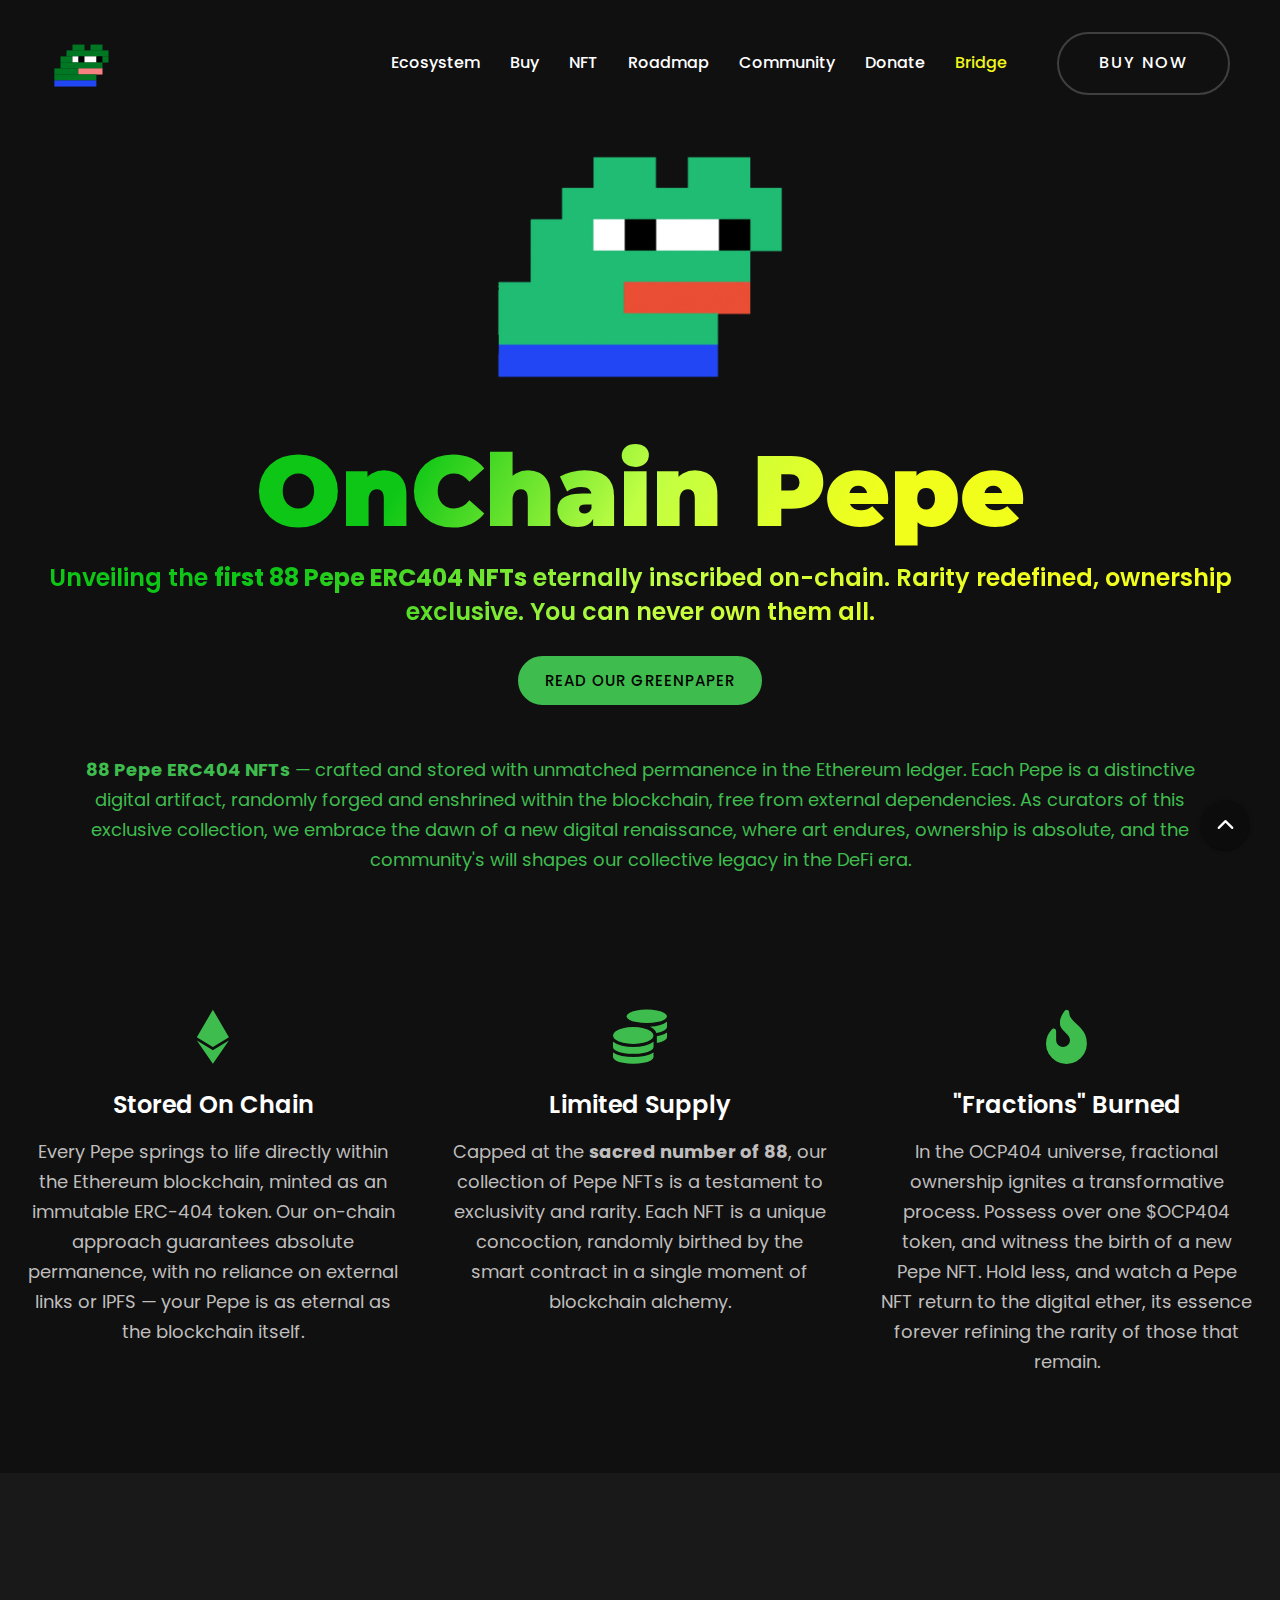
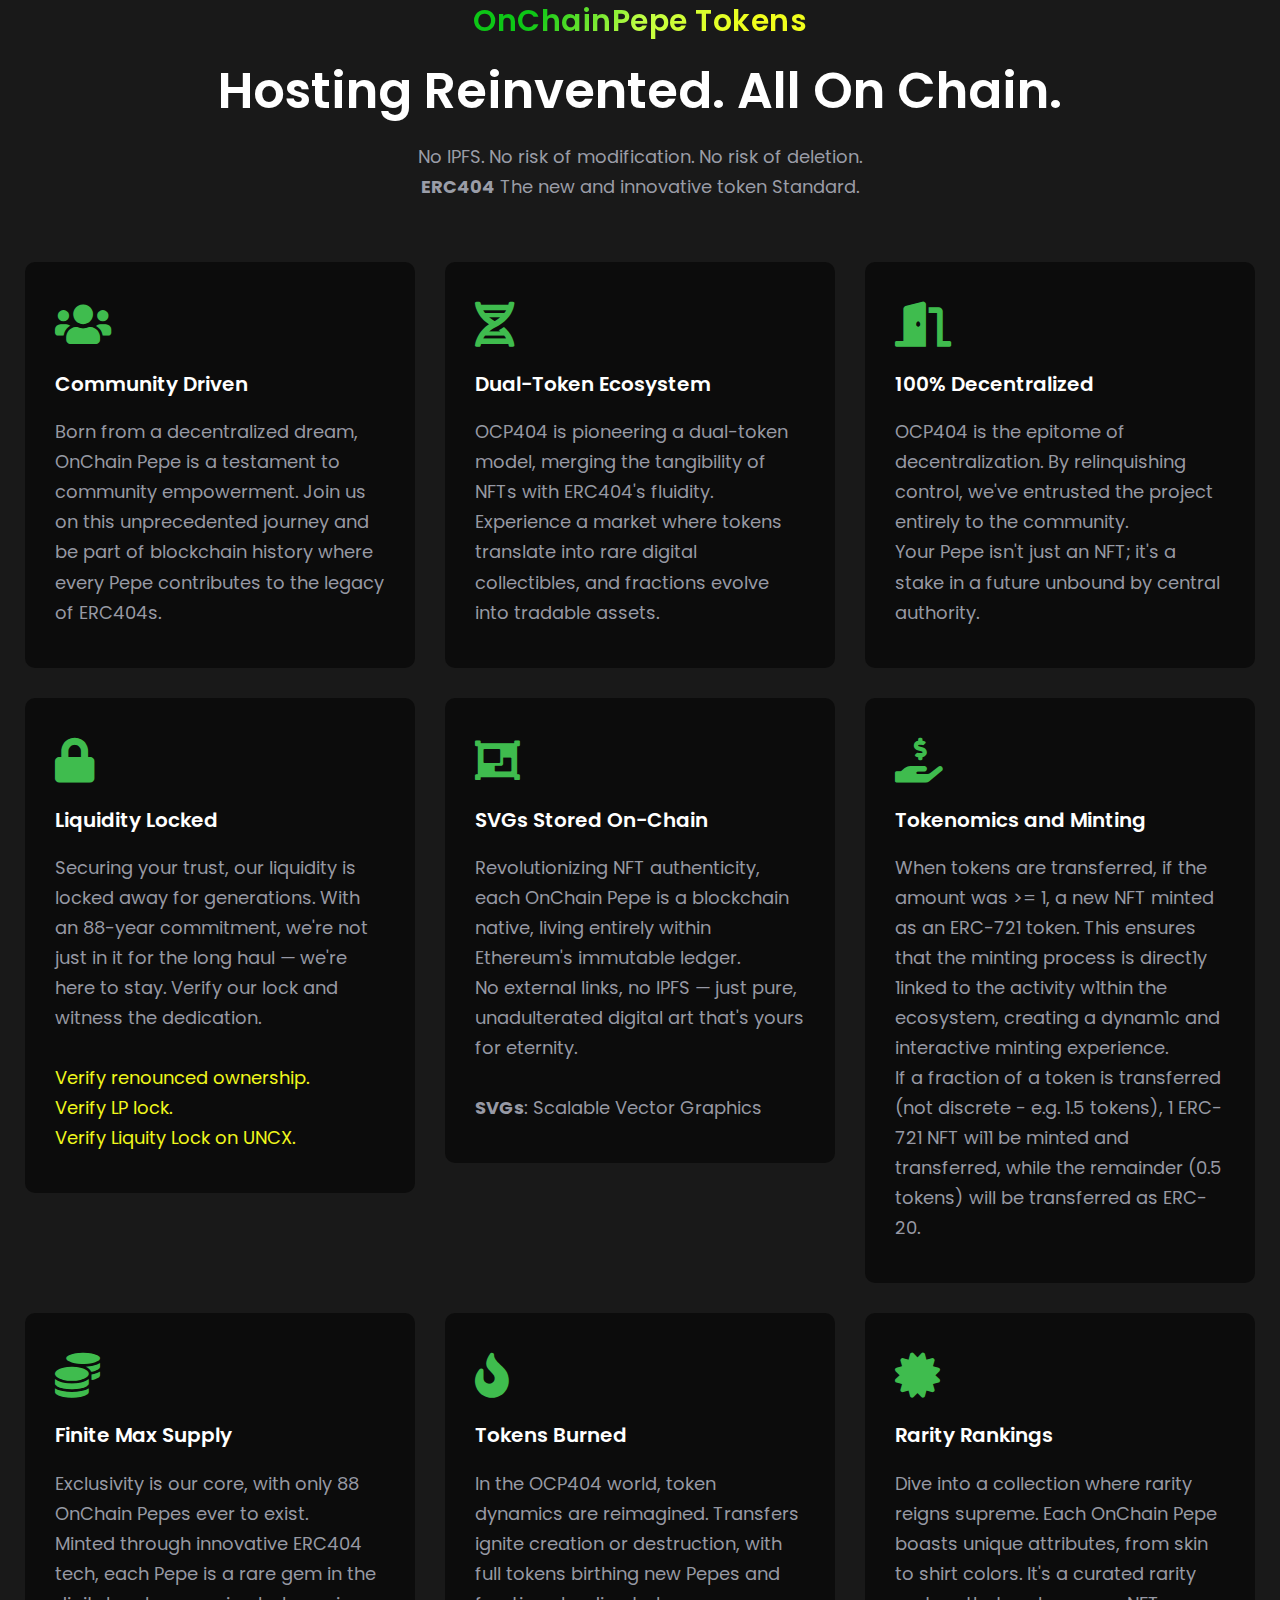
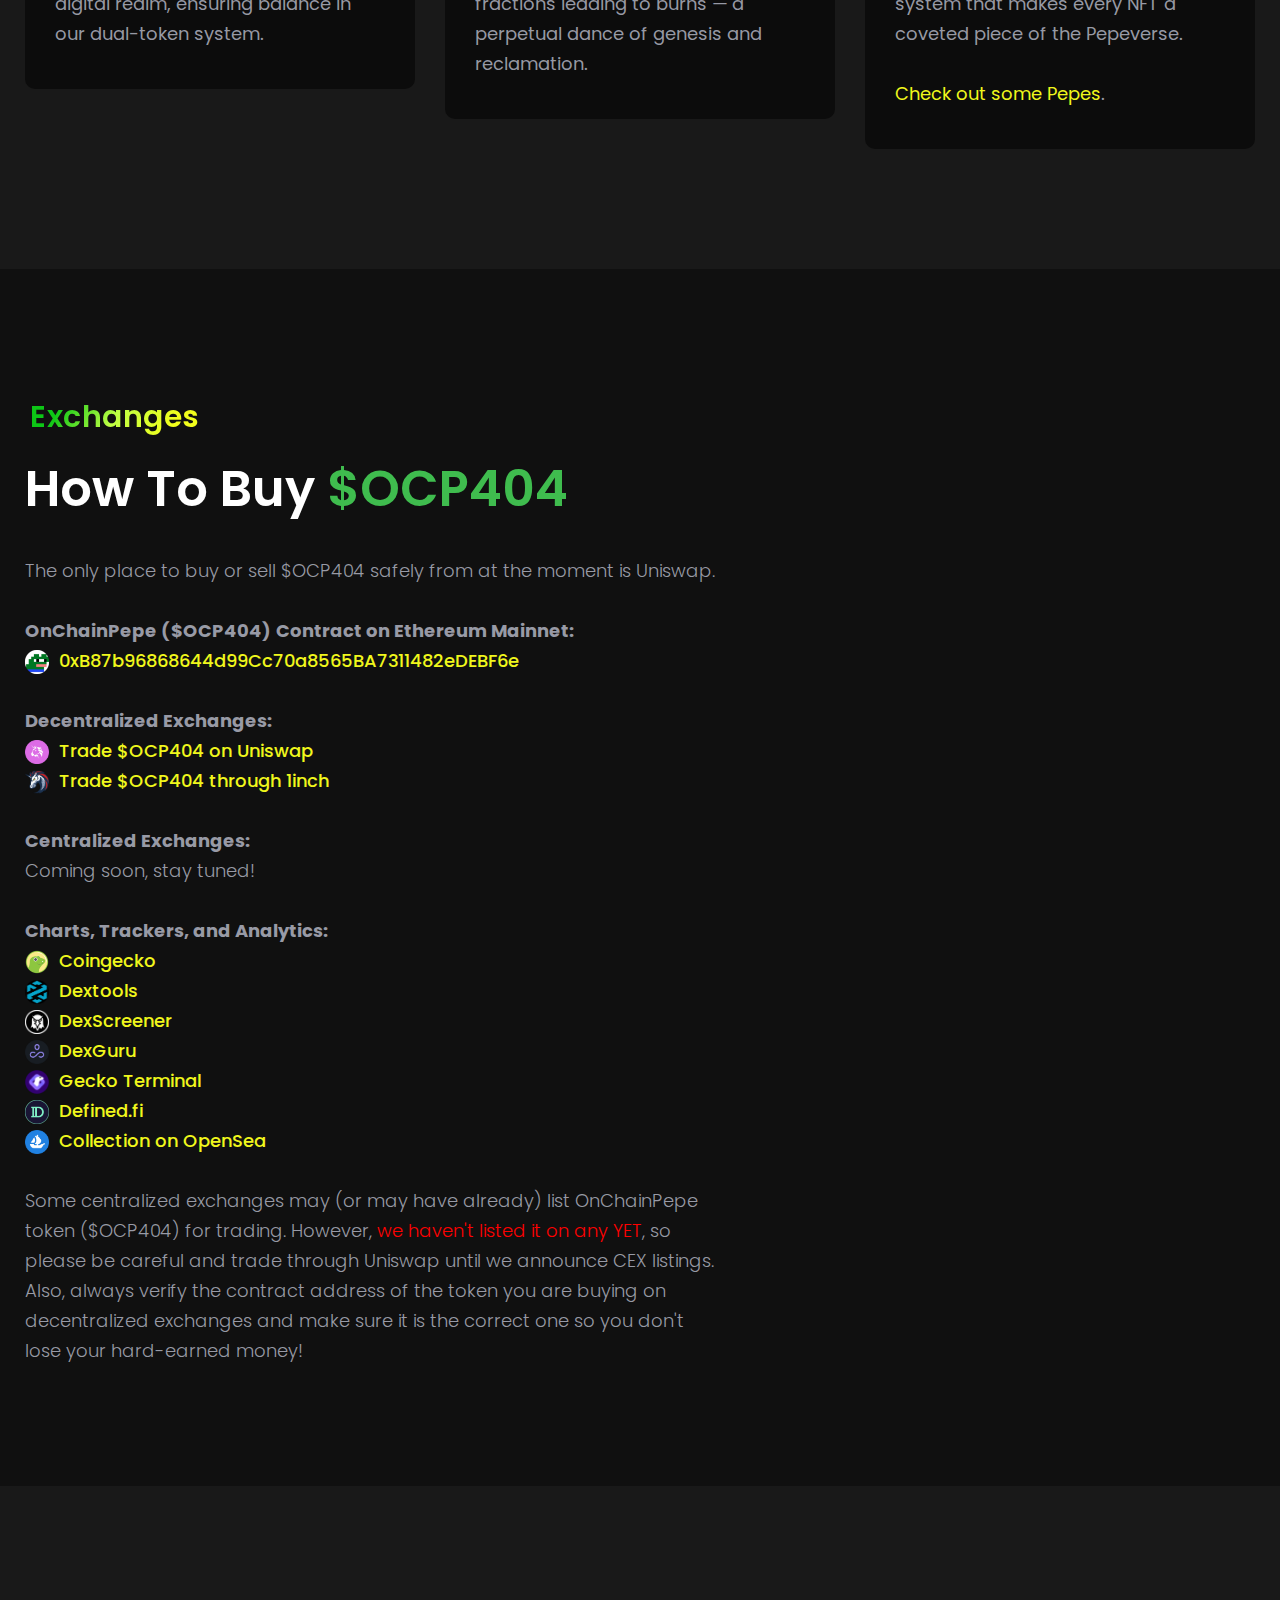
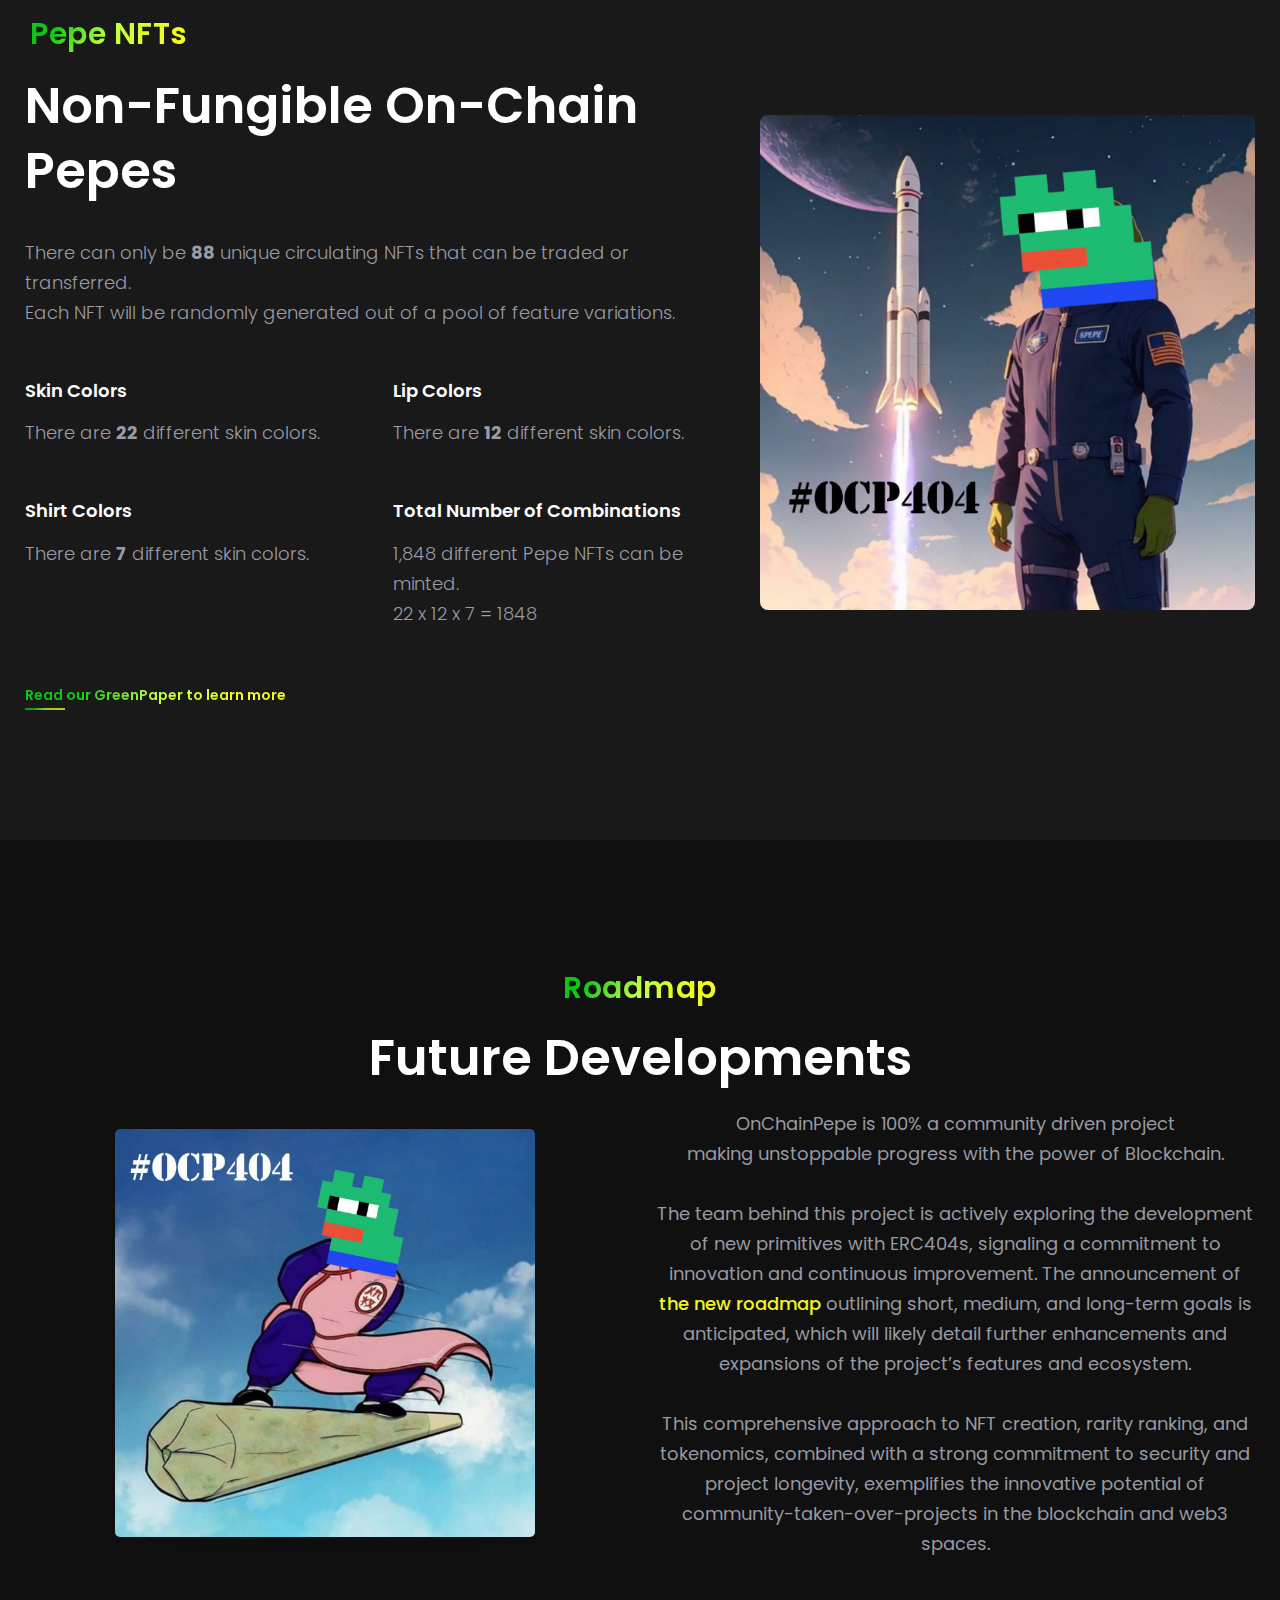
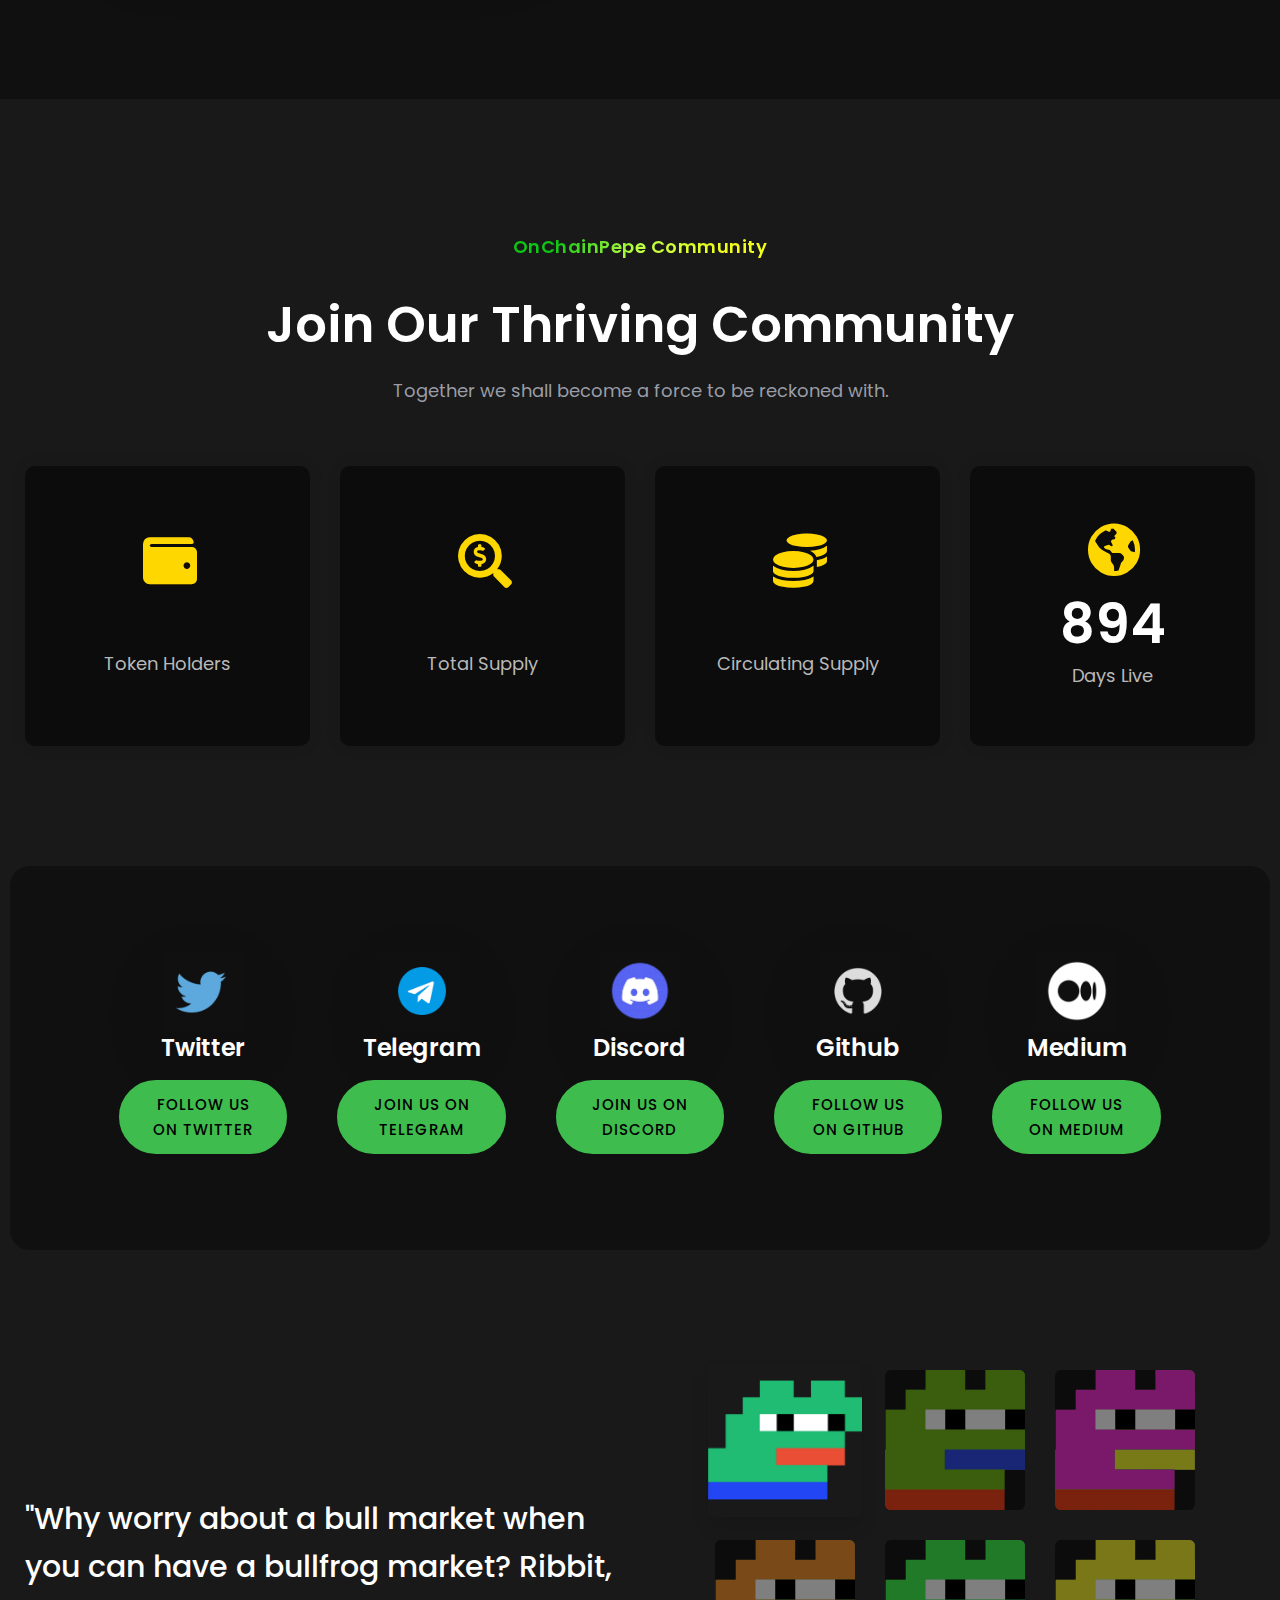
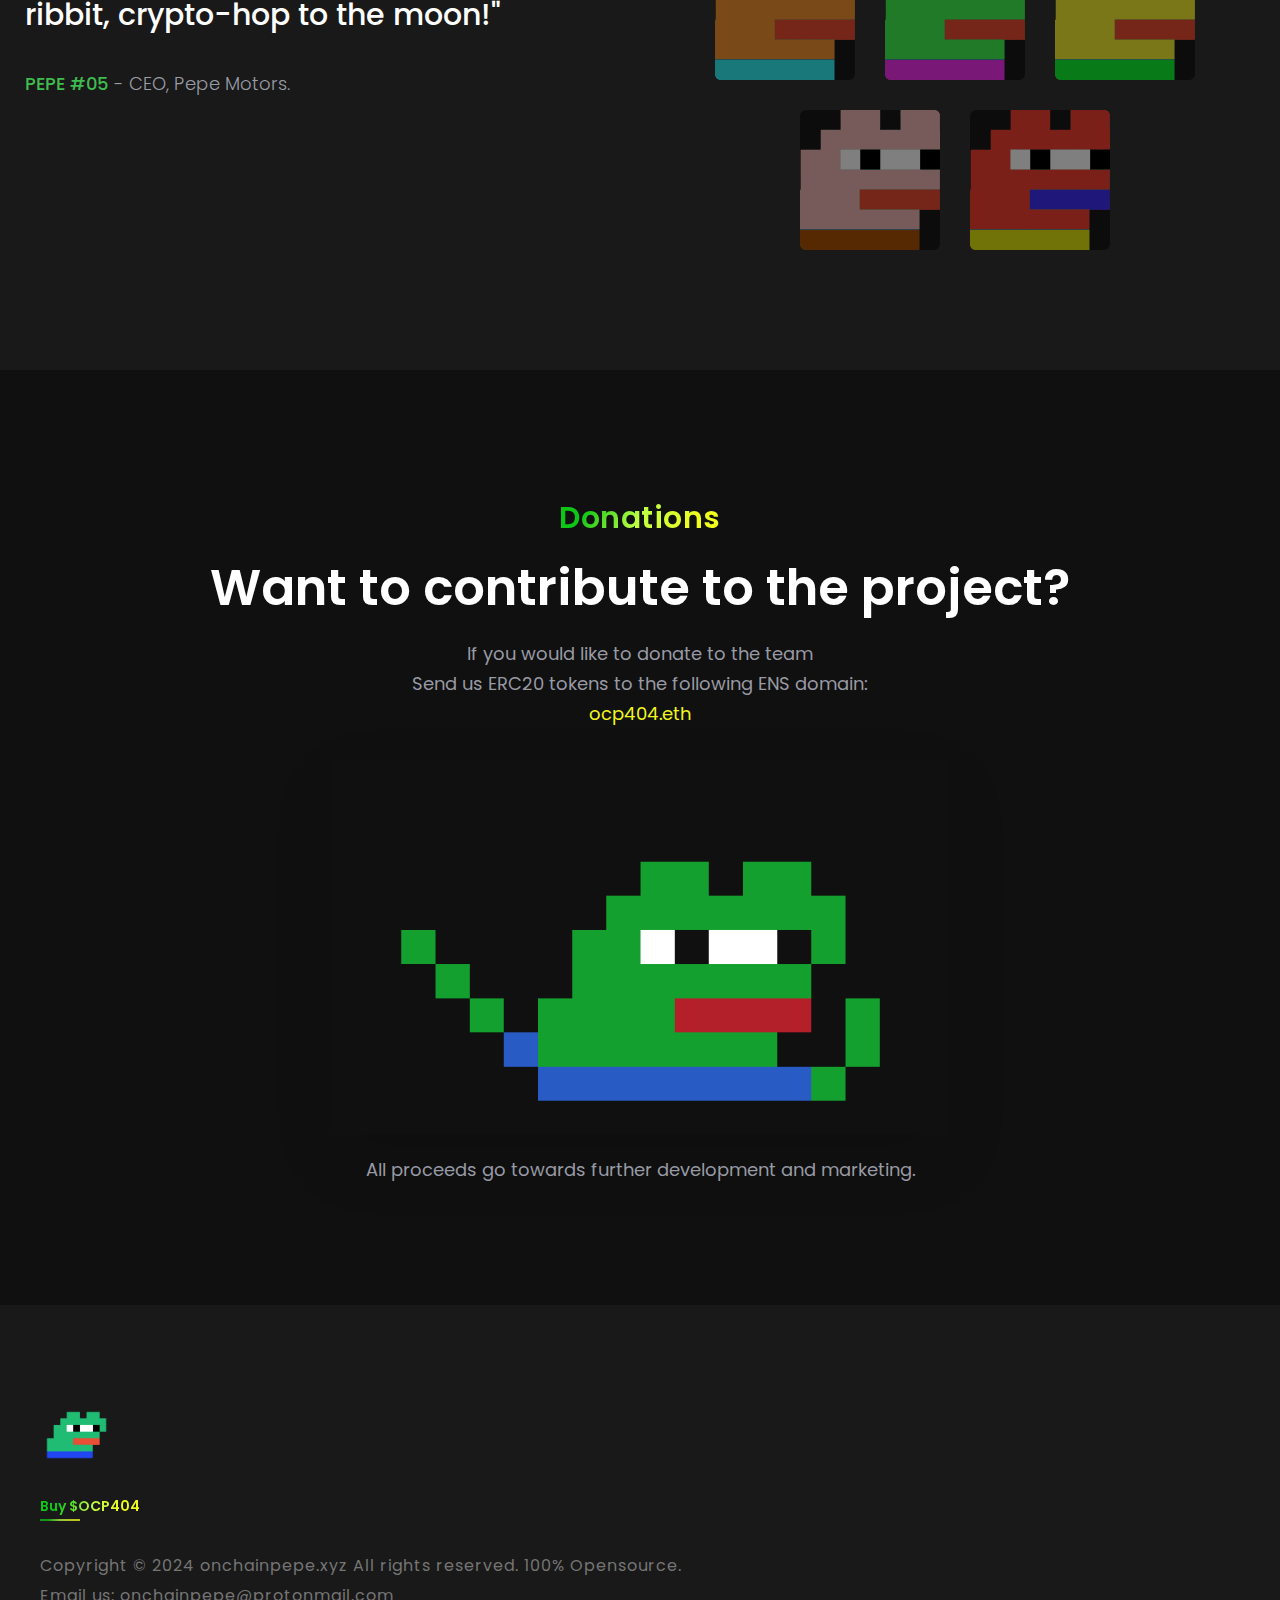
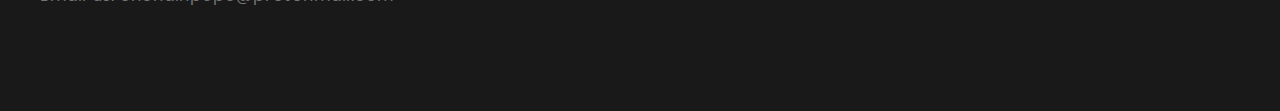
<file: index.html>
<!DOCTYPE html>
<html lang="en">

<head>
    <meta charset="utf-8">
    <meta http-equiv="x-ua-compatible" content="ie=edge">

    <title>OnChainPepe | The New ERC Standard</title>

    <meta name="robots" content="index, follow" />
    <meta name="description" content="">
    <meta name="viewport" content="width=device-width, initial-scale=1, shrink-to-fit=no">
    <!-- Favicon -->
    <link rel="shortcut icon" type="image/x-icon" href="assets/images/favicon.svg">

    <!-- CSS Style -->
    <link rel="stylesheet" href="assets/css/vendor/bootstrap.min.css">
    <link rel="stylesheet" href="assets/css/plugins/themify-icons.css">
    <link rel="stylesheet" href="assets/css/plugins/feature.css">
    <link rel="stylesheet" href="assets/css/vendor/slick.css">
    <link rel="stylesheet" href="assets/css/vendor/slick-theme.css">
    <link rel="stylesheet" href="assets/css/vendor/lightbox.css">
    <link rel="stylesheet" href="assets/css/vendor/fontawesome.css">
    <link rel="stylesheet" href="assets/css/style.css">
</head>

<body>

    <script>
        document.addEventListener('DOMContentLoaded', function () {
            // Scroll to the top of the page
            document.documentElement.scrollIntoView({
                behavior: 'smooth'
            });
        });
    </script>


    <div class="active-dark">
        <!-- start header Arae -->
        <header class="header-area formobile-menu header--transparent default-color">
            <div class="header-wrapper" id="header-wrapper">
                <div class="header-left">
                    <div class="logo"><a href="#"><img src="assets/images/favicon.svg" alt="OnChain Pepe"></a>
                    </div>
                </div>
                <div class="header-right">
                    <nav class="mainmenunav d-none d-md-block">
                        <ul class="mainmenu">
                            <li><a href="#ecosystem">Ecosystem</a></li>
                            <li><a href="#buy">Buy</a></li>
                            <li><a href="#nft">NFT</a></li>
                            <li><a href="#roadmap">Roadmap</a></li>
                            <li><a href="#community">Community</a></li>
                            <li><a href="#donate">Donate</a></li>
                            <li><a href="./bridge.html" style="color: var(--color-primary-1);">Bridge</a></li>
                        </ul>
                    </nav>
                    <div class="header-btn">
                        <a class="btn-default btn-border btn-opacity" target="_blank"
                            href="https://app.uniswap.org/#/swap?theme=dark&outputCurrency=0xB87b96868644d99Cc70a8565BA7311482eDEBF6e">
                            <span>Buy Now</span>
                        </a>
                    </div>
                    <div class="humberger-menu d-block d-lg-none pl--20 pl_sm--10">
                        <span class="menutrigger text-white">
                            <i data-feather="menu"></i>
                        </span>
                    </div>
                </div>
            </div>
        </header>
        <!-- End header Arae -->
        <!-- Start Popup Menu Area  -->
        <div class="rn-popup-mobile-menu">
            <div class="inner">
                <div class="popup-menu-top">
                    <div class="logo">
                        <a href="index.html"><img src="assets/images/favicon.svg"
                                alt="OnChain Pepe"></a>
                    </div>
                    <div class="close-menu d-block d-lg-none">
                        <span class="closeTrigger">
                            <i data-feather="x"></i>
                        </span>
                    </div>
                </div>
                <ul class="mainmenu">
                    <li><a href="#ecosystem">Ecosystem</a></li>
                    <li><a href="#buy">Buy</a></li>
                    <li><a href="#nft">NFT</a></li>
                    <li><a href="#roadmap">Roadmap</a></li>
                    <li><a href="#community">Community</a></li>
                    <li><a href="#donate">Donate</a></li>
                    <li><a href="./bridge.html">Bridge</a></li>
                </ul>
            </div>
        </div>
        <!-- End Popup Menu Area  -->





        <!-- start Slider area -->
        <div class="slider-wrapper">
            <div class="slider-activation">
                <div class="slide slide-style-1 d-flex align-items-center bg_image bg_image--1" data-black-overlay="8">
                    <div class="container position-relative">
                        <div class="row">
                            <div class="col-lg-12">
                                <div class="inner">
                                    <img src="assets/images/animated/main.gif" width="350px"
                                        style="margin-top:24px; margin-bottom: 24px;" alt="OnChainPepe">
                                    <br />
                                    <h1 class="title theme-gradient">OnChain Pepe</h1>
                                    <h4 class="title theme-gradient">Unveiling the <b>first 88 Pepe ERC404 NFTs</b> eternally inscribed on-chain. Rarity redefined, ownership exclusive. You can never own them all.</h4>
                                    <a class="btn-default size-md" style="margin-top:12px;"
                                        href="https://medium.com/@OCP404/" target="_blank">Read our GreenPaper</a>
                                </div>
                            </div>
                        </div>
                        <div class="service-wrapper service-white" style="margin-bottom:96px;">
                            <div style="margin: 50px; align-items: center; text-align: center; color: var(--color-primary);">
                                <span><b>88 Pepe ERC404 NFTs</b> — crafted and stored with unmatched permanence in the Ethereum ledger. Each Pepe is a distinctive digital artifact, randomly forged and enshrined within the blockchain, free from external dependencies. As curators of this exclusive collection, we embrace the dawn of a new digital renaissance, where art endures, ownership is absolute, and the community's will shapes our collective legacy in the DeFi era.</span>
                            </div>
                            <div class="row row--25">
                                <div class="col-lg-4 col-md-6 col-sm-6 col-12">
                                    <div class="service service__style--1">
                                        <div class="icon">
                                            <i style="color:var(--color-primary);" class="fab fa-ethereum fa-3x"></i>
                                        </div>
                                        <div class="content">
                                            <h4 class="title">Stored On Chain</h4>
                                            <p>Every Pepe springs to life directly within the Ethereum blockchain, minted as an immutable ERC-404 token. Our on-chain approach guarantees absolute permanence, with no reliance on external links or IPFS — your Pepe is as eternal as the blockchain itself.</p>
                                        </div>
                                    </div>
                                </div>
                                <div class="col-lg-4 col-md-6 col-sm-6 col-12">
                                    <div class="service service__style--1">
                                        <div class="icon">
                                            <i style="color:var(--color-primary);" class="fas fa-coins fa-3x"></i>
                                        </div>
                                        <div class="content">
                                            <h4 class="title">Limited Supply</h4>
                                            <p>Capped at the <b>sacred number of 88</b>, our collection of Pepe NFTs is a testament to exclusivity and rarity. Each NFT is a unique concoction, randomly birthed by the smart contract in a single moment of blockchain alchemy.</p>
                                        </div>
                                    </div>
                                </div>
                                <div class="col-lg-4 col-md-6 col-sm-6 col-12">
                                    <div class="service service__style--1">
                                        <div class="icon">
                                            <i style="color:var(--color-primary);" class="fas fa-fire fa-3x"></i>
                                        </div>
                                        <div class="content">
                                            <h4 class="title">"Fractions" Burned</h4>
                                            <p>In the OCP404 universe, fractional ownership ignites a transformative process. Possess over one $OCP404 token, and witness the birth of a new Pepe NFT. Hold less, and watch a Pepe NFT return to the digital ether, its essence forever refining the rarity of those that remain.</p>
                                        </div>
                                    </div>
                                </div>
                            </div>
                        </div>
                    </div>
                </div>
            </div>
        </div>
        <!-- end Slider Area -->


        <!-- start ecosystem Area -->
        <div class="service-area ptb--120 bg_color--1" id="ecosystem">
            <div class="container">
                <div class="row">
                    <div class="col-lg-12">
                        <div class="section-title text-center">
                            <span class="subtitle">OnChainPepe Tokens</span>
                            <h2 class="title">Hosting Reinvented. All On Chain.</h2>
                            <p class="description">No IPFS. No risk of modification. No risk of deletion. <br> <b>ERC404</b> The new and innovative token Standard.</p>
                        </div>
                    </div>
                </div>
                <div class="row">
                    <div class="col-lg-12 col-12 mt--30">
                        <div class="row service-main-wrapper">

                            <!-- start single Services -->
                            <div class="col-lg-4 col-md-6 col-sm-6 col-12">
                                <div class="service service__style--2 text-left">
                                    <div class="icon">
                                        <i class="fas fa-users" style="color:var(--color-primary)"></i>
                                    </div>
                                    <div class="content">
                                        <h3 class="title">Community Driven</h3>
                                        <p>Born from a decentralized dream, OnChain Pepe is a testament to community empowerment. Join us on this unprecedented journey and be part of blockchain history where every Pepe contributes to the legacy of ERC404s.</p>
                                    </div>
                                </div>
                            </div>
                            <!-- End single Services -->


                            <!-- start single Services -->
                            <div class="col-lg-4 col-md-6 col-sm-6 col-12">
                                <div class="service service__style--2 text-left">
                                    <div class="icon">
                                        <i class="fas fa-dna" style="color:var(--color-primary)"></i>
                                    </div>
                                    <div class="content">
                                        <h3 class="title">Dual-Token Ecosystem</h3>
                                        <p>OCP404 is pioneering a dual-token model, merging the tangibility of NFTs with ERC404's fluidity. Experience a market where tokens translate into rare digital collectibles, and fractions evolve into tradable assets.</p>
                                    </div>
                                </div>
                            </div>
                            <!-- End single Services -->


                            <!-- start single Services -->
                            <div class="col-lg-4 col-md-6 col-sm-6 col-12">
                                <div class="service service__style--2 text-left">
                                    <div class="icon">
                                        <i class="fas fa-door-open" style="color:var(--color-primary)"></i>
                                    </div>
                                    <div class="content">
                                        <h3 class="title">100% Decentralized</h3>
                                        <p>OCP404 is the epitome of decentralization. By relinquishing control, we've entrusted the project entirely to the community. <br>Your Pepe isn't just an NFT; it's a stake in a future unbound by central authority.</p>
                                    </div>
                                </div>
                            </div>
                            <!-- End single Services -->


                            <!-- start single Services -->
                            <div class="col-lg-4 col-md-6 col-sm-6 col-12">

                                <div class="service service__style--2 text-left">
                                    <div class="icon">
                                        <i class="fas fa-lock" style="color:var(--color-primary)"></i>
                                    </div>
                                    <div class="content">
                                        <h3 class="title">Liquidity Locked</h3>
                                        <p>Securing your trust, our liquidity is locked away for generations. With an 88-year commitment, we're not just in it for the long haul — we're here to stay. Verify our lock and witness the dedication. <br><br>
                                            <a href="https://etherscan.io/tx/0x84530e91c33100995f6888b61abec8d3d0cd6235c56c256f80ba8c3a18f275ec"
                                                style="color: var(--color-primary-1);">
                                                Verify renounced ownership.</a> <br>
                                            <a href="https://etherscan.io/tx/0x82fccf239a67e1add7a82e9ee0bd0cbf605874b8959e91a3d80997505d0aab84"
                                                style="color: var(--color-primary-1);">
                                                Verify LP lock.</a> <br>
                                                <a href="https://app.uncx.network/amm/uni-v2/pair/0xF757Cc8c9daD83B4A0D0EBfec71cb570127d9923"
                                                style="color: var(--color-primary-1);">
                                                Verify Liquity Lock on UNCX.</a> 
                                        </p>
                                    </div>
                                </div>
                            </div>
                            <!-- End single Services -->

                            <!-- start single Services -->
                            <div class="col-lg-4 col-md-6 col-sm-6 col-12">
                                <div class="service service__style--2 text-left">
                                    <div class="icon">
                                        <i class="fas fa-object-group" style="color:var(--color-primary)"></i>
                                    </div>
                                    <div class="content">
                                        <h3 class="title">SVGs Stored On-Chain</h3>
                                        <p>Revolutionizing NFT authenticity, each OnChain Pepe is a blockchain native, living entirely within Ethereum's immutable ledger. <br>No external links, no IPFS — just pure, unadulterated digital art that's yours for eternity.<br><br> <b>SVGs</b>: Scalable Vector Graphics </p>
                                    </div>
                                </div>
                            </div>
                            <!-- End single Services -->

                            <!-- start single Services -->
                            <div class="col-lg-4 col-md-6 col-sm-6 col-12">
                                <div class="service service__style--2 text-left">
                                    <div class="icon">
                                        <i class="fas fa-hand-holding-usd" style="color:var(--color-primary)"></i>
                                    </div>
                                    <div class="content">
                                        <h3 class="title">Tokenomics and Minting</h3>
                                        <p>When tokens are transferred, if the amount was >= 1, a new NFT minted as an ERC-721 token. This ensures that the minting process is direct1y 1inked to the activity w1thin the ecosystem, creating a dynam1c and interactive minting experience.<br>
                                        If a fraction of a token is transferred (not discrete - e.g. 1.5 tokens), 1 ERC-721 NFT wi11 be minted and transferred, while the remainder (0.5 tokens) will be transferred as ERC-20.
                                    </p>
                                    </div>
                                </div>
                            </div>
                            <!-- End single Services -->

                            <!-- start single Services -->
                            <div class="col-lg-4 col-md-6 col-sm-6 col-12">
                                <div class="service service__style--2 text-left">
                                    <div class="icon">
                                        <i class="fas fa-coins" style="color:var(--color-primary)"></i>
                                    </div>
                                    <div class="content">
                                        <h3 class="title">Finite Max Supply</h3>
                                        <p>Exclusivity is our core, with only 88 OnChain Pepes ever to exist. <br>Minted through innovative ERC404 tech, each Pepe is a rare gem in the digital realm, ensuring balance in our dual-token system.</p>
                                    </div>
                                </div>
                            </div>
                            <!-- End single Services -->

                            

                            <!-- start single Services -->
                            <div class="col-lg-4 col-md-6 col-sm-6 col-12">
                                <div class="service service__style--2 text-left">
                                    <div class="icon">
                                        <i class="fas fa-fire" style="color:var(--color-primary)"></i>
                                    </div>
                                    <div class="content">
                                        <h3 class="title">Tokens Burned</h3>
                                        <p>In the OCP404 world, token dynamics are reimagined. Transfers ignite creation or destruction, with full tokens birthing new Pepes and fractions leading to burns — a perpetual dance of genesis and reclamation.</p>
                                    </div>
                                </div>
                            </div>
                            <!-- End single Services -->


                            <!-- start single Services -->
                            <div class="col-lg-4 col-md-6 col-sm-6 col-12">
                                <div class="service service__style--2 text-left">
                                    <div class="icon">
                                        <i class="fas fa-certificate" style="color:var(--color-primary)"></i>
                                    </div>
                                    <div class="content">
                                        <h3 class="title">Rarity Rankings</h3>
                                        <p>Dive into a collection where rarity reigns supreme. Each OnChain Pepe boasts unique attributes, from skin to shirt colors. It's a curated rarity system that makes every NFT a coveted piece of the Pepeverse.<br><br>
                                            <a href="#examples" target="_self" 
                                                style="color: var(--color-primary-1);">Check out some Pepes</a>.</p>
                                    </div>
                                </div>
                            </div>
                            <!-- End single Services -->

                        </div>
                    </div>
                </div>
            </div>
        </div>
        <!-- End ecosystem Area -->

        <style>
            .inline-img {
                display: inline;
                margin: 0 0.185em;
                padding: 0;
                vertical-align: baseline;
            }

            .about-inner .section-title p.description a {
                color: #f0f71c;
            }
        </style>


        <!-- start buy area -->
        <div class="about-area ptb--120 bg_color--5" id="buy">
            <div class="about-wrapper">
                <div class="container">
                    <div class="row row--35 align-items-center">
                        <div class="col-lg-7 col-md-12">
                            <div class="about-inner inner">
                                <div class="section-title"><span class="subtitle">Exchanges</span>
                                    <h2 class="title">How To Buy <span style="color: var(--color-primary);">$OCP404</span></h2>
                                    <p class="description">The only place to buy or sell $OCP404 safely from at the moment is Uniswap. </p>
                                    <p class="description">
                                        <b>OnChainPepe ($OCP404) Contract on Ethereum Mainnet:</b>
                                        <br />
                                        <img style="margin-right: 5px;" width="24px" src="assets/img/logo-circle.png" alt="logo"></img>
                                        <a href="https://etherscan.io/token/0xB87b96868644d99Cc70a8565BA7311482eDEBF6e" target="_blank">0xB87b96868644d99Cc70a8565BA7311482eDEBF6e</a>
                                        <br /><br />
                                        <b>Decentralized Exchanges:</b>
                                        <br />
                                        <img style="margin-right: 5px;" width="24px" src="assets/images/buy/uniswap.png" alt="uni"></img>
                                        <a href="https://app.uniswap.org/#/swap?theme=dark&outputCurrency=0xB87b96868644d99Cc70a8565BA7311482eDEBF6e" target="_blank">Trade $OCP404 on Uniswap</a>
                                        <br />
                                        <img style="margin-right: 5px;" width="24px" src="assets/images/buy/1inch.png" alt="1inch"></img>
                                        <a href="https://app.1inch.io/#/1/simple/swap/ETH/0xB87b96868644d99Cc70a8565BA7311482eDEBF6e" target="_blank">Trade $OCP404 through 1inch</a>
                                        <br /><br />
                                        <b>Centralized Exchanges:</b>
                                        <br />
                                        <span>Coming soon, stay tuned!</span>
                                        <br /><br />
                                        <b>Charts, Trackers, and Analytics:</b>
                                        <br />
                                        <img style="margin-right: 5px;" width="24px" src="assets/images/charts/coingecko.png" alt="coingecko"></img>
                                        <a href="https://www.coingecko.com/en/coins/onchain-pepe-404" target="_blank">Coingecko</a>
                                        <br />
                                        <img style="margin-right: 5px;" width="24px" src="assets/images/charts/dextools.png" alt="dextools"></img>
                                        <a href="https://www.dextools.io/app/en/ether/pair-explorer/0xB87b96868644d99Cc70a8565BA7311482eDEBF6e" target="_blank">Dextools</a>
                                        <br />
                                        <img style="margin-right: 5px;" width="24px" src="assets/images/charts/dexscreener.png" alt="dexscreener"></img>
                                        <a href="https://dexscreener.com/ethereum/0xB87b96868644d99Cc70a8565BA7311482eDEBF6e" target="_blank">DexScreener</a>
                                        <br />
                                        <img style="margin-right: 5px;" width="24px" src="assets/images/charts/dexguru.png" alt="dexguru"></img>
                                        <a href="https://dex.guru/token/eth/0xb87b96868644d99cc70a8565ba7311482edebf6e" target="_blank">DexGuru</a>
                                        <br />
                                        <img style="margin-right: 5px;" width="24px" src="assets/images/charts/geckoterminal.png" alt="geckoterminal"></img>
                                        <a href="https://www.geckoterminal.com/eth/pools/0xf757cc8c9dad83b4a0d0ebfec71cb570127d9923" target="_blank">Gecko Terminal</a>
                                        <br />
                                        <img style="margin-right: 5px;" width="24px" src="assets/images/charts/defined.png" alt="defined"></img>
                                        <a href="https://www.defined.fi/eth/0xf757cc8c9dad83b4a0d0ebfec71cb570127d9923?cache=e59bf&quoteToken=token0" target="_blank">Defined.fi</a>
                                        <br />
                                        <img style="margin-right: 5px;" width="24px" src="assets/images/charts/opensea.png" alt="opensea"></img>
                                        <a href="https://opensea.io/collection/onchain-pepe-404" target="_blank">Collection on OpenSea</a>
                                        <br />
                                    </p>
                                    <p class="description">Some centralized exchanges may (or may have already) list OnChainPepe token ($OCP404) for trading. However, <span style="color: red;">we haven't listed it on any YET</span>, so please be careful and trade through Uniswap until we announce CEX listings. <br/>Also, always verify the contract address of the token you are buying on decentralized exchanges and make sure it is the correct one so you don't lose your hard-earned money!</p>
                                </div>
                            </div>
                        </div>
                        <div class="col-lg-5 col-md-12" style="height: 600px;">
                            <iframe title="uniswapframe" 
                            sandbox="allow-same-origin allow-scripts"
                            src="https://app.uniswap.org/#/swap" 
                            width="100%" 
                            height="660px"
                            style="border: 0; margin: 0 auto; display: block; border-radius: 10px; max-width: 600px; min-width: 300px;"></iframe>
                        </div>
                    </div>
                </div>
            </div>
        </div>
        <!-- End buy area -->

        <!-- start nft area -->
        <div class="about-area ptb--120 bg_color--1" id="nft">
            <div class="about-wrapper">
                <div class="container">
                    <div class="row row--20 align-items-center">                        
                        <div class="col-lg-7 col-md-12">
                            <div class="about-inner inner">
                                <div class="section-title"><span class="subtitle">Pepe NFTs</span>
                                    <h2 class="title">Non-Fungible On-Chain Pepes</h2>
                                    <p class="description">There can only be <b>88</b> unique circulating NFTs that can be traded or transferred.
                                        <br>Each NFT will be randomly generated out of a pool of feature variations.
                                    </p>
                                </div>
                                <div class="row">
                                    <div class="col-lg-6 col-md-12 col-sm-12 col-12">
                                        <div class="about-us-list">
                                            <h5 class="title">Skin Colors</h5>
                                            <p>There are <b>22</b> different skin colors.</p>
                                        </div>
                                    </div>
                                    <div class="col-lg-6 col-md-12 col-sm-12 col-12">
                                        <div class="about-us-list">
                                            <h5 class="title">Lip Colors</h5>
                                            <p>There are <b>12</b> different skin colors.</p>
                                        </div>
                                    </div>
                                    <div class="col-lg-6 col-md-12 col-sm-12 col-12">
                                        <div class="about-us-list">
                                            <h5 class="title">Shirt Colors</h5>
                                            <p>There are <b>7</b> different skin colors.</p>
                                        </div>
                                    </div>
                                    <div class="col-lg-6 col-md-12 col-sm-12 col-12">
                                        <div class="about-us-list">
                                            <h5 class="title">Total Number of Combinations</h5>
                                            <p>1,848 different Pepe NFTs can be minted.<br>
                                                22 x 12 x 7 = 1848
                                            </p>
                                        </div>
                                    </div>
                                </div>
                                <div class="purchase-btn mt--50" style="margin-bottom: 10px;"><a class="btn-transparent" href="https://medium.com/@OCP404/">
                                    Read our GreenPaper to learn more
                                </a></div>
                            </div>
                        </div>
                        <div class="col-lg-5 col-md-12">
                            <div class="thumbnail"><img class="w-70" src="assets/img/nft-banner.jpg" alt="NFTs"></div>
                        </div>
                    </div>
                </div>
            </div>
        </div>
        <!-- End nft area -->

        



        <!-- Start Roadmap Area -->
        <div class="portfolio-area pt--120 pb--140 bg_color--5" id="roadmap">
            <div class="rn-slick-dot">
                <div class="section-title text-center"><span class="subtitle">Roadmap</span>
                    <h2 class="title">Future Developments</h2>
                <div class="container">
                    
                    <div class="row">
                        <div class="col-lg-6 col-md-12">
                            <div class="thumbnail"><img style="width: 70%; margin: 20px;" src="assets/img/spliff.jpg" alt="spliff"></div>
                        </div>
                        <div class="col-lg-6 col-md-12">
                                <p class="description">OnChainPepe is 100% a community driven project<br /> making
                                    unstoppable progress with the power of Blockchain.<br></p>
                                <p class="description">The team behind this project is actively exploring the development of new primitives with ERC404s, signaling a commitment to innovation and continuous improvement. The announcement of <a href="https://medium.com/@OCP404/the-onchain-pepe-404-odyssey-a-roadmap-to-redefine-digital-ownership-ca568f371a6b" style="color: var(--color-primary-1);" target="_blank">the new roadmap</a> outlining short, medium, and long-term goals is anticipated, which will likely detail further enhancements and expansions of the project’s features and ecosystem.</p>
                                <p class="description">This comprehensive approach to NFT creation, rarity ranking, and tokenomics, combined with a strong commitment to security and project longevity, exemplifies the innovative potential of community-taken-over-projects in the blockchain and web3 spaces.</p>
                            </div>
                        </div>
                    </div>



<!-- Roadmap events slider 
                    <div class="row rn-slick-activation rn-slick-dot mt--10 slick-space-gutter--15 slickdot--20"
                        data-slick-options='{
                    "spaceBetween": 15, 
                    "slidesToShow": 4, 
                    "slidesToScroll": 1, 
                    "arrows": false, 
                    "infinite": true,
                    "dots": true
                }' data-slick-responsive='[
                {"breakpoint":890, "settings": {"slidesToShow": 4}},
                {"breakpoint":890, "settings": {"slidesToShow": 3}},
                {"breakpoint":770, "settings": {"slidesToShow": 2}},
                {"breakpoint":490, "settings": {"slidesToShow": 1}}
                ]'>

                        <div class="single_im_portfolio">
                            <div class="im_portfolio">
                                <div class="thumbnail_inner">
                                    <div class="thumbnail"><img src="assets/images/roadmap/launch.jpg"
                                            alt="Launch of OnChainPepe"></div>
                                </div>
                                <div class="content">
                                    <div class="inner">
                                        <div class="portfolio_heading">
                                            <div class="category_list"><b> Completed</b></div>
                                            <h4 class="title" style="color:black">Launch</h4>
                                        </div>
                                        <div class="portfolio_hover">
                                            <p style="color:black; font-weight:600;">Launch of the OnChainpepe ($OCP404)
                                                token.</p>
                                        </div>
                                    </div>
                                </div>
                            </div>
                        </div>

                        <div class="single_im_portfolio">
                            <div class="im_portfolio">
                                <div class="thumbnail_inner">
                                    <div class="thumbnail"><img src="assets/images/roadmap/ocp404-listing.jpg"
                                            alt="Listing of the OCP404 Token"></div>
                                </div>
                                <div class="content">
                                    <div class="inner">
                                        <div class="portfolio_heading">
                                            <div class="category_list"><b> Completed</b></div>
                                            <h4 class="title" style="color:black">Listing</h4>
                                        </div>
                                        <div class="portfolio_hover">
                                            <p style="color:black; font-weight:600;">Listing OCP404 on Uniswap.</p>
                                        </div>
                                    </div>
                                </div>
                            </div>
                        </div>

                        <div class="single_im_portfolio">
                            <div class="im_portfolio">
                                <div class="thumbnail_inner">
                                    <div class="thumbnail"><img src="assets/images/roadmap/ocp404-farm.jpg"
                                            alt="Release of farming OCP404"></div>
                                </div>
                                <div class="content">
                                    <div class="inner">
                                        <div class="portfolio_heading">
                                            <div class="category_list"><b> Ongoing</b></div>
                                            <h4 class="title" style="color:black">Release</h4>
                                        </div>
                                        <div class="portfolio_hover">
                                            <p style="color:black; font-weight:600;">Release farming OnChainPepe.</p>
                                        </div>
                                    </div>
                                </div>
                            </div>
                        </div>

                        <div class="single_im_portfolio">
                            <div class="im_portfolio">
                                <div class="thumbnail_inner">
                                    <div class="thumbnail"><img src="assets/images/roadmap/ocp404-listing.jpg"
                                            alt="ocp404 listing on cex1"></div>
                                </div>
                                <div class="content">
                                    <div class="inner">
                                        <div class="portfolio_heading">
                                            <div class="category_list"><b> Ongoing</b></div>
                                            <h4 class="title" style="color:black">Listing</h4>
                                        </div>
                                        <div class="portfolio_hover">
                                            <p style="color:black; font-weight:600;">List OCP404 on CEX1.
                                            </p>
                                        </div>
                                    </div>
                                </div>
                            </div>
                        </div>
                        <div class="single_im_portfolio">
                            <div class="im_portfolio">
                                <div class="thumbnail_inner">
                                    <div class="thumbnail"><img src="assets/images/roadmap/big-exchanges.jpg"
                                            alt="Listing on Top Exchanges"></div>
                                </div>
                                <div class="content">
                                    <div class="inner">
                                        <div class="portfolio_heading">
                                            <div class="category_list"><b> Ongoing</b></div>
                                            <h4 class="title" style="color:black">Listings</h4>
                                        </div>
                                        <div class="portfolio_hover">
                                            <p style="color:black; font-weight:600;">Listings on Major Exchanges.</p>
                                        </div>
                                    </div>
                                </div>
                            </div>
                        </div>

                        <div class="single_im_portfolio">
                            <div class="im_portfolio">
                                <div class="thumbnail_inner">
                                    <div class="thumbnail"><img src="assets/images/roadmap/contests.jpg"
                                            alt="Contests for Tokens"></div>
                                </div>
                                <div class="content">
                                    <div class="inner">
                                        <div class="portfolio_heading">
                                            <div class="category_list"><b> Ongoing</b></div>
                                            <h4 class="title" style="color:black">Contests</h4>
                                        </div>
                                        <div class="portfolio_hover">
                                            <p style="color:black; font-weight:600;">Meme, Video, & Farming contests.
                                            </p>
                                        </div>
                                    </div>
                                </div>
                            </div>
                        </div>

                        <div class="single_im_portfolio">
                            <div class="im_portfolio">
                                <div class="thumbnail_inner">
                                    <div class="thumbnail"><img src="assets/images/roadmap/airdrop.jpg"
                                            alt="OCP404 Airdops"></div>
                                </div>
                                <div class="content">
                                    <div class="inner">
                                        <div class="portfolio_heading">
                                            <div class="category_list"><b> Ongoing</b></div>
                                            <h4 class="title" style="color:black">Airdrops</h4>
                                        </div>
                                        <div class="portfolio_hover">
                                            <p style="color:black; font-weight:600;">Promo airdrop for early adopters.
                                            </p>
                                        </div>
                                    </div>
                                </div>
                            </div>
                        </div>

                        <div class="single_im_portfolio">
                            <div class="im_portfolio">
                                <div class="thumbnail_inner">
                                    <div class="thumbnail"><img src="assets/images/roadmap/marketing.jpg"
                                            alt="Marketing for OnChainPepe"></div>
                                </div>
                                <div class="content">
                                    <div class="inner">
                                        <div class="portfolio_heading">
                                            <div class="category_list"><b> Ongoing</b></div>
                                            <h4 class="title" style="color:black">Marketing</h4>
                                        </div>
                                        <div class="portfolio_hover">
                                            <p style="color:black; font-weight:600;">Promotional marketing with
                                                influencers.</p>
                                        </div>
                                    </div>
                                </div>
                            </div>
                        </div>
                    </div>
                -->


                </div>
            </div>
        </div>
        


        <!-- Community section -->
        <style>
            .im_counterup .inner .counter::after {
                display: none;
            }
        </style>

        <!-- counter up section-->
        <div class="rn-counterup-area ptb--120 bg_color--1" id="community">
            <div class="container">
                <div class="row">
                    <div class="col-lg-12">
                        <div class="section-title text-center">
                            <span class="subtitle" style="margin-bottom: 20px; font-size: large;">OnChainPepe Community</span>
                            <h2 class="title">Join Our Thriving Community</h2>
                            <p class="description">Together we shall become a force to be reckoned with.</p>
                        </div>
                    </div>
                </div>
                <div class="row mt--30">
                    <div class="im_single_counterup col-lg-3 col-md-4 col-sm-6 col-12">
                        <div class="im_counterup">
                            <div class="inner">
                                <div class="icon">
                                    <i class="fas fa-wallet fa-3x" style="color: gold;"></i>
                                </div>
                                <h2><span class="counter"><div id="tokenHoldersElement"></div></span></h2>
                                <p class="description" style="color:#b9b9b9">Token Holders</p>
                            </div>
                        </div>
                    </div>
                    <div class="im_single_counterup col-lg-3 col-md-4 col-sm-6 col-12">
                        <div class="im_counterup">
                            <div class="inner">
                                <div class="icon">
                                    <i class="fas fa-search-dollar fa-3x" style="color: gold"></i>
                                </div>
                                <h2><span class="counter"><div id="totalSupplyElement"></div></span></h2>
                                <p class="description" style="color:#b9b9b9">Total Supply</p>
                            </div>
                        </div>
                    </div>
                    <div class="im_single_counterup col-lg-3 col-md-4 col-sm-6 col-12">
                        <div class="im_counterup">
                            <div class="inner">
                                <div class="icon">
                                    <i class="fas fa-coins fa-3x" style="color: gold"></i>
                                </div>
                                <h2><span class="counter"><div id="circulatingSupplyElement"></div></span></h2>
                                <p class="description" style="color:#b9b9b9">Circulating Supply</p>
                            </div>
                        </div>
                    </div>
                    <div class="im_single_counterup col-lg-3 col-md-4 col-sm-6 col-12">
                        <div class="im_counterup">
                            <div class="inner countup" id="countup1">
                                <div class="icon">
                                    <i class="fas fa-globe-americas fa-3x" style="color: gold"></i>
                                </div>
                                <h2 class="counter"><span class="timeel counterDays">NaH</span></h2>
                                <p class="description" style="color:#b9b9b9">Days Live</p>
                            </div>
                        </div>
                    </div>
                </div>
            </div>
        </div>



        <!-- start Slider area -->
        <div class="slider-wrapper">
            <div class="slider-activation">
                <div class="slide slide-style-1 d-flex align-items-center bg_color--1" data-black-overlay="8">
                    <div class="container position-relative">
                        <div class="row bg_color--5" style="border-radius: 20px;">
                            <div class="service-wrapper service-white" style="margin-bottom:96px;">
                                <div class="row row--25">
                                    <div class="col-lg-2 col-md-6 col-sm-6 col-12 offset-md-1">
                                        <div class="service service__style--1" >
                                            <div class="thumbnail_inner">
                                                <div class="thumbnail"><img src="assets/images/social/tweet.png"
                                                        width="80px" alt="Twitter."></div>
                                            </div>
                                            <div class="content">
                                                <h4 class="title">Twitter</h4>
                                                <p><a class="btn-default size-md" href="https://twitter.com/pepeonchain404"
                                                        target="_blank">Follow us on Twitter</a> </p>
                                            </div>
                                        </div>
                                    </div>
                                    <div class="col-lg-2 col-md-6 col-sm-6 col-12">
                                        <div class="service service__style--1" >
                                            <div class="thumbnail_inner">
                                                <div class="thumbnail"><img src="assets/images/social/tel.png"
                                                        width="80px" alt="Telegram."></div>
                                            </div>
                                            <div class="content">
                                                <h4 class="title">Telegram</h4>
                                                <p><a class="btn-default size-md" href="https://t.me/onchainpepe404"
                                                        target="_blank">Join us on Telegram</a> </p>
                                            </div>
                                        </div>
                                    </div>
                                    <div class="col-lg-2 col-md-6 col-sm-6 col-12">
                                        <div class="service service__style--1" >
                                            <div class="thumbnail_inner">
                                                <div class="thumbnail"><img src="assets/images/social/discord.png"
                                                        width="80px" alt="discord."></div>
                                            </div>
                                            <div class="content">
                                                <h4 class="title">Discord</h4>
                                                <p><a class="btn-default size-md" href="https://discord.com/"
                                                        target="_blank">Join us on Discord</a> </p>
                                            </div>
                                        </div>
                                    </div>
                                    <div class="col-lg-2 col-md-6 col-sm-6 col-12">
                                        <div class="service service__style--1" >
                                            <div class="thumbnail_inner">
                                                <div class="thumbnail"><img src="assets/images/social/git.png"
                                                        width="80px" alt="Github."></div>
                                            </div>
                                            <div class="content">
                                                <h4 class="title">Github</h4>
                                                <p><a class="btn-default size-md" href="https://github.com/OCP404?tab=repositories"
                                                        target="_blank">Follow us on Github</a> </p>
                                            </div>
                                        </div>
                                    </div>
                                    <div class="col-lg-2 col-md-6 col-sm-6 col-12">
                                        <div class="service service__style--1" >
                                            <div class="thumbnail_inner">
                                                <div class="thumbnail"><img src="assets/images/social/medium.png"
                                                        width="80px" alt="Medium."></div>
                                            </div>
                                            <div class="content">
                                                <h4 class="title">Medium</h4>
                                                <p><a class="btn-default size-md" href="https://medium.com/@OCP404/"
                                                        target="_blank">Follow us on Medium</a> </p>
                                            </div>
                                        </div>
                                    </div>
                                </div>
                            </div>
                        </div>
                    </div>
                </div>
            </div>


            <!-- counter up section  end-->

            <div class="rn-testimonial-area bg_color--1 ptb--120" id="examples">
                <div class="container">
                    <div class="row align-items-center">
                        <div class="col-lg-6">
                            <!-- Start Tab Content  -->
                            <div class="rn-testimonial-content tab-content" id="myTabContent">
                                <div class="tab-pane fade show active" id="tab1" role="tabpanel"
                                    aria-labelledby="tab1-tab">
                                    <div class="inner">
                                        <p>"Why worry about a bull market when you can have a bullfrog market? Ribbit, ribbit, crypto-hop to the moon!"</p>
                                    </div>
                                    <div class="author-info">
                                        <h6><span>Pepe #05 </span> - CEO, Pepe Motors.</h6>
                                    </div>
                                </div>
                                <div class="tab-pane fade" id="tab2" role="tabpanel" aria-labelledby="tab2-tab">
                                    <div class="inner">
                                        <p>"I wanted to start a crypto band, but all we had were tadpoles and some frogs who could only croak in Morse code. Our debut album's just dots and dashes, man."</p>
                                    </div>
                                    <div class="author-info">
                                        <h6><span>Pepe #58 </span> - Lead Singer for Red Hot Chili Pepes.</h6>
                                    </div>
                                </div>
                                <div class="tab-pane fade" id="tab3" role="tabpanel" aria-labelledby="tab3-tab">
                                    <div class="inner">
                                        <p>"I'm not a financial advisor, but if I were, I'd probably say something like 'Invest in hops, not flops.' It's a frog thing, you wouldn't understand."</p>
                                    </div>
                                    <div class="author-info">
                                        <h6><span>Pepe #30 </span> - Owner, Pepe Mavericks.</h6>
                                    </div>
                                </div>
                                <div class="tab-pane fade" id="tab4" role="tabpanel" aria-labelledby="tab4-tab">
                                    <div class="inner">
                                        <p>"They said I couldn't understand blockchain technology. I told them, 'I'm a frog, I've been jumpin' blocks my whole life!'"</p>
                                    </div>
                                    <div class="author-info">
                                        <h6><span>Pepe #63 </span> - Author of The Pepe Standard.</h6>
                                    </div>
                                </div>
                                <div class="tab-pane fade" id="tab5" role="tabpanel" aria-labelledby="tab5-tab">
                                    <div class="inner">
                                        <p>"Price is what you pay. Pepe is what you get."</p>
                                    </div>
                                    <div class="author-info">
                                        <h6><span>Pepe #55 </span> - CEO, Berkshire Pepeway</h6>
                                    </div>
                                </div>
                                <div class="tab-pane fade" id="tab6" role="tabpanel" aria-labelledby="tab6-tab">
                                    <div class="inner">
                                        <p>"They say money can't buy happiness, but have they tried buying a rare Pepe NFT? It's pretty close, I tell ya!"</p>
                                    </div>
                                    <div class="author-info">
                                        <h6><span>Pepe #33 </span> - Famous Actor</h6>
                                    </div>
                                </div>
                                <div class="tab-pane fade" id="tab7" role="tabpanel" aria-labelledby="tab7-tab">
                                    <div class="inner">
                                        <p>"Cryptocurrency is like catching flies in the crypto-net. The trick is to HODL onto them and watch your portfolio grow!"</p>
                                    </div>
                                    <div class="author-info">
                                        <h6><span>Pepe #71 </span> - Wellknown Businessman</h6>
                                    </div>
                                </div>
                                <div class="tab-pane fade" id="tab8" role="tabpanel" aria-labelledby="tab8-tab">
                                    <div class="inner">
                                        <p>"I thought I created the first 'Toad-ally' decentralized currency, but it turns out it was just a tadpole in the blockchain."</p>
                                    </div>
                                    <div class="author-info">
                                        <h6><span>Pepe #69 </span> - Wellknown Entrepreneur</h6>
                                    </div>
                                </div>
                            </div>
                            <!-- End Tab Content  -->
                        </div>

                        <div class="col-lg-6 mt_md--40 mt_sm--40">
                            <!-- Start Tab Nav  -->
                            <ul class="testimonial-thumb-wrapper nav nav-tabs" id="myTab" role="tablist">
                                <li>
                                    <a class="active" id="tab1-tab" data-toggle="tab" href="#tab1" role="tab"
                                        aria-controls="tab1" aria-selected="true">
                                        <div class="testimonial-thumbnai">
                                            <div class="thumb">
                                                <img src="assets/images/pepes/1.png"
                                                    alt="1">
                                            </div>
                                        </div>
                                    </a>
                                </li>
                                <li>
                                    <a id="tab2-tab" data-toggle="tab" href="#tab2" role="tab" aria-controls="tab2"
                                        aria-selected="false">
                                        <div class="testimonial-thumbnai">
                                            <div class="thumb">
                                                <img src="assets/images/pepes/2.png"
                                                    alt="2">
                                            </div>
                                        </div>
                                    </a>
                                </li>
                                <li>
                                    <a id="tab3-tab" data-toggle="tab" href="#tab3" role="tab" aria-controls="tab3"
                                        aria-selected="false">
                                        <div class="testimonial-thumbnai">
                                            <div class="thumb">
                                                <img src="assets/images/pepes/3.png"
                                                    alt="3">
                                            </div>
                                        </div>
                                    </a>
                                </li>
                                <li>
                                    <a id="tab4-tab" data-toggle="tab" href="#tab4" role="tab" aria-controls="tab4"
                                        aria-selected="false">
                                        <div class="testimonial-thumbnai">
                                            <div class="thumb">
                                                <img src="assets/images/pepes/4.png"
                                                    alt="4">
                                            </div>
                                        </div>
                                    </a>
                                </li>

                                <li>
                                    <a id="tab5-tab" data-toggle="tab" href="#tab5" role="tab" aria-controls="tab5"
                                        aria-selected="false">
                                        <div class="testimonial-thumbnai">
                                            <div class="thumb">
                                                <img src="assets/images/pepes/5.png"
                                                    alt="5">
                                            </div>
                                        </div>
                                    </a>
                                </li>

                                <li>
                                    <a id="tab6-tab" data-toggle="tab" href="#tab6" role="tab" aria-controls="tab6"
                                        aria-selected="false">
                                        <div class="testimonial-thumbnai">
                                            <div class="thumb">
                                                <img src="assets/images/pepes/6.png"
                                                    alt="6">
                                            </div>
                                        </div>
                                    </a>
                                </li>

                                <li>
                                    <a id="tab7-tab" data-toggle="tab" href="#tab7" role="tab" aria-controls="tab7"
                                        aria-selected="false">
                                        <div class="testimonial-thumbnai">
                                            <div class="thumb">
                                                <img src="assets/images/pepes/7.png"
                                                    alt="Harvey Mackay">
                                            </div>
                                        </div>
                                    </a>
                                </li>

                                <li>
                                    <a id="tab8-tab" data-toggle="tab" href="#tab8" role="tab" aria-controls="tab8"
                                        aria-selected="false">
                                        <div class="testimonial-thumbnai">
                                            <div class="thumb">
                                                <img src="assets/images/pepes/8.png"
                                                    alt="8">
                                            </div>
                                        </div>
                                    </a>
                                </li>
                            </ul>
                            <!-- End Tab Content  -->
                        </div>
                    </div>
                </div>
            </div>

            <!-- End Community content  -->



<!-- Donation Section Start -->
<div class="service-area ptb--120 bg_color--5" id="donate">
    <div class="container">
        <div class="row">
            <div class="col-lg-12">
                <div class="section-title text-center">
                    <span class="subtitle">Donations</span>
                    <h2 class="title">Want to contribute to the project?</h2>
                    <p class="description">If you would like to donate to the team<br>
                        Send us ERC20 tokens to the following ENS domain:<br />
                        <span style="color: var(--color-primary-1); font-size: large;">ocp404.eth</span><br>
                    </p>
                    <div class="thumbnail" style="margin-bottom: 20px;"><img src="assets/images/animated/pepedance.gif" alt="coffee" width="50%"></div>
                    <p>All proceeds go towards further development and marketing.</p>
                </div>
                <script src="https://donorship.io/scripts/widget.js" type="module"></script><div id="donorshipWidget" data-auid="d2d6e1fb-9eba-4bce-89a4-bc5429b31428" data-mainbg="15,117,16,0.1" data-overlaybg="70,135,89,0.53" data-overlaybgblur="39" data-iconfg="#e43232" data-donatebutton="#70ff42,#d80bff"></div>
            </div>
        </div>
    </div>
</div>
<!-- Donation Section End -->




            <!-- start footer area -->
            <footer class="footer-area footer-style-01 bg_color--1">

                <div class="footer-wrapper ptb--70">
                    <div class="container">
                        <div class="row">

                            <div class="ft-text" style="margin: 30px;">
                                <span class="logo">
                                    <a href="index.html">
                                        <img src="assets/img/main.png" alt="OnChainPepe Logo">
                                    </a>
                                </span>
                                <span class="button-group purchase-btn">
                                    <a class="btn-transparent" href="https://app.uniswap.org/#/swap?theme=dark&outputCurrency=0xB87b96868644d99Cc70a8565BA7311482eDEBF6e"
                                        target="_blank">Buy $OCP404</a>
                                </span><br>
                                <p>Copyright © 2024 <a href="/">onchainpepe.xyz</a> All rights reserved. 100% Opensource.
                                    <br />Email us: onchainpepe@protonmail.com</p>
                            </div>


                        </div>
                    </div>
                </div>
            </footer>
            <!-- End footer area -->
            <!-- Start Back To Top Start -->
            <div class="backto-top">
                <div>
                    <i data-feather="chevron-up"></i>
                </div>
            </div>
            <!-- Start Back To Top End -->
        </div>


        <!-- js --> 

        <script>history.scrollRestoration = "manual"</script>

        <!-- modernizer JS -->
        <script src="assets/js/vendor/modernizer.min.js"></script>
        <!-- jquery JS -->
        <script src="assets/js/vendor/jquery.js"></script>
        <!-- Bootstrap JS -->
        <script src="assets/js/vendor/bootstrap.min.js"></script>
        <!-- Launch Stat JS -->
        <script src="assets/js/launch.js"></script>





        <script src="assets/js/vendor/avoid-console.js"></script>
        <script src="assets/js/vendor/waypoint.js"></script>
        <script src="assets/js/vendor/wow.js"></script>
        <script src="assets/js/vendor/feather.js"></script>
        <script src="assets/js/vendor/slick.min.js"></script>
        <script src="assets/js/vendor/counterup.js"></script>
        <script src="assets/js/vendor/video.js"></script>
        <script src="assets/js/vendor/masonry.js"></script>
        <script src="assets/js/vendor/lightbox.js"></script>
        <script src="assets/js/vendor/particles.js"></script>
        <script src="assets/js/vendor/contactform.js"></script>

        <!-- main JS -->
        <script src="assets/js/main.js"></script>


        <script>
            // Make a GET request to your Express server
            fetch('https://ocp404totsupply.vercel.app/api/totalsupply')
                .then(response => response.json())
                .then(data => {
                    // Update the HTML element with the received value
                    document.getElementById('totalSupplyElement').innerText = `${data.totalSupply}`;
                })
                .catch(error => {
                    console.error('Error fetching total supply:', error);
                });
        </script>


        <script>
            // Make a GET request to your Express server
            fetch('https://ocp404circsupply.vercel.app/api/circulatingsupply')
                .then(response => response.json())
                .then(data => {
                    // Update the HTML element with the received value
                    const circulatingSupplyFormatted = parseFloat(data.circulatingSupply).toFixed(2);
                    document.getElementById('circulatingSupplyElement').innerText = `${circulatingSupplyFormatted}`;
                })
                .catch(error => {
                    console.error('Error fetching total supply:', error);
                });
        </script>

<script>
    // Make a GET request to your Express server
    fetch('https://ocp404tokenholders.vercel.app/api/numberOfHolders')
        .then(response => response.json())
        .then(data => {
            // Update the HTML element with the received value
            document.getElementById('tokenHoldersElement').innerText = `${data.numberOfHolders}`;
        })
        .catch(error => {
            console.error('Error fetching total supply:', error);
        });
</script>

</body>

</html>
</file>
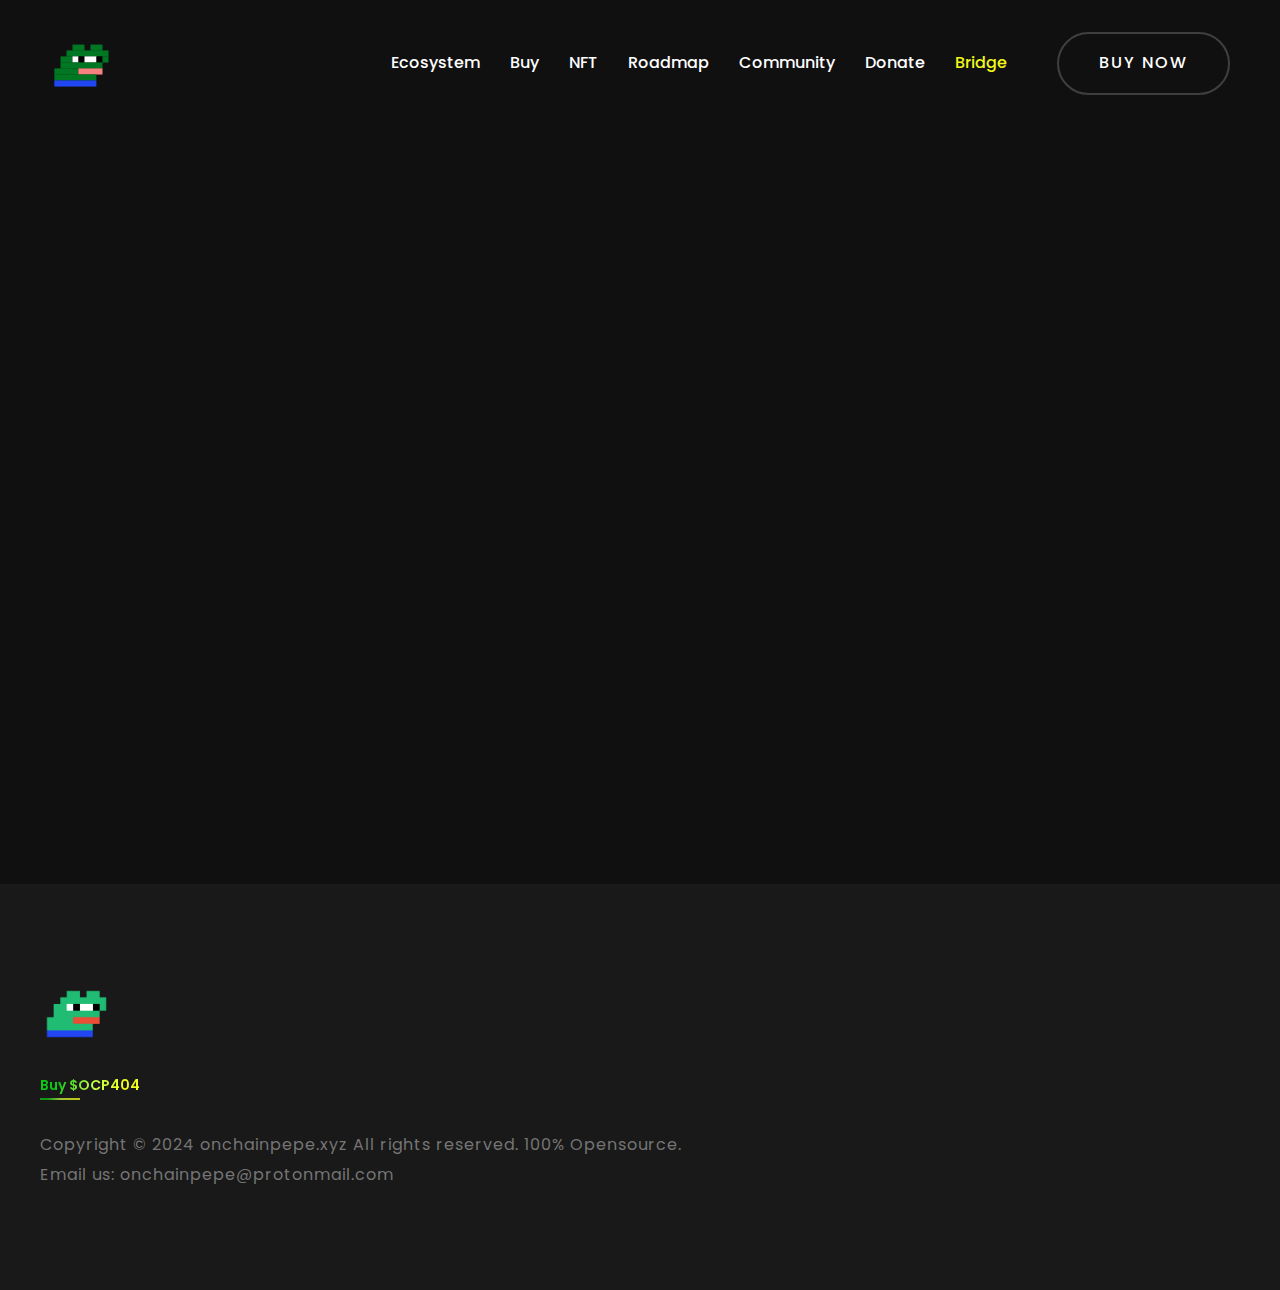
<file: bridge.html>
<!DOCTYPE html>
<html lang="en">

<head>
    <meta charset="utf-8">
    <meta http-equiv="x-ua-compatible" content="ie=edge">

    <title>OnChainPepe | The New ERC Standard</title>

    <meta name="robots" content="index, follow" />
    <meta name="description" content="">
    <meta name="viewport" content="width=device-width, initial-scale=1, shrink-to-fit=no">
    <!-- Favicon -->
    <link rel="shortcut icon" type="image/x-icon" href="assets/images/favicon.svg">

    <!-- CSS Style -->
    <link rel="stylesheet" href="assets/css/vendor/bootstrap.min.css">
    <link rel="stylesheet" href="assets/css/plugins/themify-icons.css">
    <link rel="stylesheet" href="assets/css/plugins/feature.css">
    <link rel="stylesheet" href="assets/css/vendor/slick.css">
    <link rel="stylesheet" href="assets/css/vendor/slick-theme.css">
    <link rel="stylesheet" href="assets/css/vendor/lightbox.css">
    <link rel="stylesheet" href="assets/css/vendor/fontawesome.css">
    <link rel="stylesheet" href="assets/css/style.css">
</head>

<body>

    <script>
        document.addEventListener('DOMContentLoaded', function () {
            // Scroll to the top of the page
            document.documentElement.scrollIntoView({
                behavior: 'smooth'
            });
        });
    </script>


    <div class="active-dark">
        <!-- start header Arae -->
        <header class="header-area formobile-menu header--transparent default-color">
            <div class="header-wrapper" id="header-wrapper">
                <div class="header-left">
                    <div class="logo"><a href="index.html"><img src="assets/images/favicon.svg" alt="OnChain Pepe"></a>
                    </div>
                </div>
                <div class="header-right">
                    <nav class="mainmenunav d-none d-md-block">
                        <ul class="mainmenu">
                            <li><a href="./index.html#ecosystem">Ecosystem</a></li>
                            <li><a href="./index.html#buy">Buy</a></li>
                            <li><a href="./index.html#nft">NFT</a></li>
                            <li><a href="./index.html#roadmap">Roadmap</a></li>
                            <li><a href="./index.html#community">Community</a></li>
                            <li><a href="./index.html#donate">Donate</a></li>
                            <li><a href="#" style="color: var(--color-primary-1);">Bridge</a></li>
                        </ul>
                    </nav>
                    <div class="header-btn">
                        <a class="btn-default btn-border btn-opacity" target="_blank"
                            href="https://app.uniswap.org/#/swap?theme=dark&outputCurrency=0xB87b96868644d99Cc70a8565BA7311482eDEBF6e">
                            <span>Buy Now</span>
                        </a>
                    </div>
                    <div class="humberger-menu d-block d-lg-none pl--20 pl_sm--10">
                        <span class="menutrigger text-white">
                            <i data-feather="menu"></i>
                        </span>
                    </div>
                </div>
            </div>
        </header>
        <!-- End header Arae -->
        <!-- Start Popup Menu Area  -->
        <div class="rn-popup-mobile-menu">
            <div class="inner">
                <div class="popup-menu-top">
                    <div class="logo">
                        <a href="index.html"><img src="assets/images/favicon.svg" alt="OnChain Pepe"></a>
                    </div>
                    <div class="close-menu d-block d-lg-none">
                        <span class="closeTrigger">
                            <i data-feather="x"></i>
                        </span>
                    </div>
                </div>
                <ul class="mainmenu">
                    <li><a href="./index.html#ecosystem">Ecosystem</a></li>
                    <li><a href="./index.html#buy">Buy</a></li>
                    <li><a href="./index.html#nft">NFT</a></li>
                    <li><a href="./index.html#roadmap">Roadmap</a></li>
                    <li><a href="./index.html#community">Community</a></li>
                    <li><a href="./index.html#donate">Donate</a></li>
                    <li><a href="#">Bridge</a></li>
                </ul>
            </div>
        </div>
        <!-- End Popup Menu Area  -->


        <!-- start Slider area -->
        <div class="slider-wrapper">
            <div class="slider-activation">
                <div class="slide slide-style-1 d-flex align-items-center bg_image bg_image--1" data-black-overlay="8">
                    <div class="container position-relative">
                        <div class="row" style="margin-top: 50px;">
                            <div class="col-lg-12"">
                                <div class="inner">
                                    <iframe title="bridgeframe" sandbox="allow-same-origin allow-scripts"
                                        src="https://widget.squidrouter.com/iframe?config=%7B%22integratorId%22%3A%22squid-swap-widget%22%2C%22companyName%22%3A%22Custom%22%2C%22style%22%3A%7B%22neutralContent%22%3A%22%23959BB2%22%2C%22baseContent%22%3A%22%23E8ECF2%22%2C%22base100%22%3A%22%2310151B%22%2C%22base200%22%3A%22%23272D3D%22%2C%22base300%22%3A%22%23171D2B%22%2C%22error%22%3A%22%23ED6A5E%22%2C%22warning%22%3A%22%23FFB155%22%2C%22success%22%3A%22%232EAEB0%22%2C%22primary%22%3A%22%2371B4BD%22%2C%22secondary%22%3A%22%2371B4BD%22%2C%22secondaryContent%22%3A%22%23191C29%22%2C%22neutral%22%3A%22%23191C29%22%2C%22roundedBtn%22%3A%225px%22%2C%22roundedCornerBtn%22%3A%22999px%22%2C%22roundedBox%22%3A%225px%22%2C%22roundedDropDown%22%3A%227px%22%7D%2C%22slippage%22%3A1.5%2C%22infiniteApproval%22%3Afalse%2C%22enableExpress%22%3Atrue%2C%22apiUrl%22%3A%22https%3A%2F%2Fapi.squidrouter.com%22%2C%22comingSoonChainIds%22%3A%5B%5D%2C%22titles%22%3A%7B%22swap%22%3A%22Swap%22%2C%22settings%22%3A%22Settings%22%2C%22wallets%22%3A%22Wallets%22%2C%22tokens%22%3A%22Select%20Token%22%2C%22chains%22%3A%22Select%20Chain%22%2C%22history%22%3A%22History%22%2C%22transaction%22%3A%22Transaction%22%2C%22allTokens%22%3A%22Select%20Token%22%2C%22destination%22%3A%22Destination%20address%22%7D%2C%22priceImpactWarnings%22%3A%7B%22warning%22%3A3%2C%22critical%22%3A5%7D%2C%22environment%22%3A%22mainnet%22%2C%22showOnRampLink%22%3Atrue%7D" width="100%" height="1000px"
                                        style="border: 0; margin: 0 auto; display: block; border-radius: 10px; width: 400px; overflow: hidden; height: 684px; margin-bottom: 50px;"></iframe>
                                </div>
                            </div>
                        </div>

                    </div>
                </div>
            </div>
        </div>
        <!-- end Slider Area -->

        <footer class="footer-area footer-style-01 bg_color--1">

            <div class="footer-wrapper ptb--70">
                <div class="container">
                    <div class="row">

                        <div class="ft-text" style="margin: 30px;">
                            <span class="logo">
                                <a href="index.html">
                                    <img src="assets/img/main.png" alt="OnChainPepe Logo">
                                </a>
                            </span>
                            <span class="button-group purchase-btn">
                                <a class="btn-transparent"
                                    href="https://app.uniswap.org/#/swap?theme=dark&outputCurrency=0xB87b96868644d99Cc70a8565BA7311482eDEBF6e"
                                    target="_blank">Buy $OCP404</a>
                            </span><br>
                            <p>Copyright © 2024 <a href="/">onchainpepe.xyz</a> All rights reserved. 100% Opensource.
                                <br />Email us: onchainpepe@protonmail.com
                            </p>
                        </div>


                    </div>
                </div>
            </div>
        </footer>





        <!-- js  
======================================-->
 
        <script>history.scrollRestoration = "manual"</script>

        <!-- modernizer JS -->
        <script src="assets/js/vendor/modernizer.min.js"></script>
        <!-- jquery JS -->
        <script src="assets/js/vendor/jquery.js"></script>
        <!-- Bootstrap JS -->
        <script src="assets/js/vendor/bootstrap.min.js"></script>


        <!-- main JS -->
        <script src="assets/js/main.js"></script>


        <script>
            // Make a GET request to your Express server
            fetch('https://ocp404totsupply.vercel.app/api/totalsupply')
                .then(response => response.json())
                .then(data => {
                    // Update the HTML element with the received value
                    document.getElementById('totalSupplyElement').innerText = `${data.totalSupply}`;
                })
                .catch(error => {
                    console.error('Error fetching total supply:', error);
                });
        </script>


        <script>
            // Make a GET request to your Express server
            fetch('https://ocp404circsupply.vercel.app/api/circulatingsupply')
                .then(response => response.json())
                .then(data => {
                    // Update the HTML element with the received value
                    const circulatingSupplyFormatted = parseFloat(data.circulatingSupply).toFixed(2);
                    document.getElementById('circulatingSupplyElement').innerText = `${circulatingSupplyFormatted}`;
                })
                .catch(error => {
                    console.error('Error fetching total supply:', error);
                });
        </script>

        <script>
            // Make a GET request to your Express server
            fetch('https://ocp404tokenholders.vercel.app/api/numberOfHolders')
                .then(response => response.json())
                .then(data => {
                    // Update the HTML element with the received value
                    document.getElementById('tokenHoldersElement').innerText = `${data.numberOfHolders}`;
                })
                .catch(error => {
                    console.error('Error fetching total supply:', error);
                });
        </script>

</body>

</html>
</file>
<file: assets/css/plugins/themify-icons.css>
@font-face {
	font-family: 'themify';
	src:url('../../fonts/themify.eot?-fvbane');
	src:url('../../fonts/themify.eot?#iefix-fvbane') format('embedded-opentype'),
		url('../../fonts/themify.woff?-fvbane') format('woff'),
		url('../../fonts/themify.ttf?-fvbane') format('truetype'),
		url('../../fonts/themify.svg?-fvbane#themify') format('svg');
	font-weight: normal;
	font-style: normal;
}

[class^="ti-"], [class*=" ti-"] {
	font-family: 'themify';
	speak: none;
	font-style: normal;
	font-weight: normal;
	font-variant: normal;
	text-transform: none;
	line-height: 1;

	/* Better Font Rendering =========== */
	-webkit-font-smoothing: antialiased;
	-moz-osx-font-smoothing: grayscale;
}

.ti-wand:before {
	content: "\e600";
}
.ti-volume:before {
	content: "\e601";
}
.ti-user:before {
	content: "\e602";
}
.ti-unlock:before {
	content: "\e603";
}
.ti-unlink:before {
	content: "\e604";
}
.ti-trash:before {
	content: "\e605";
}
.ti-thought:before {
	content: "\e606";
}
.ti-target:before {
	content: "\e607";
}
.ti-tag:before {
	content: "\e608";
}
.ti-tablet:before {
	content: "\e609";
}
.ti-star:before {
	content: "\e60a";
}
.ti-spray:before {
	content: "\e60b";
}
.ti-signal:before {
	content: "\e60c";
}
.ti-shopping-cart:before {
	content: "\e60d";
}
.ti-shopping-cart-full:before {
	content: "\e60e";
}
.ti-settings:before {
	content: "\e60f";
}
.ti-search:before {
	content: "\e610";
}
.ti-zoom-in:before {
	content: "\e611";
}
.ti-zoom-out:before {
	content: "\e612";
}
.ti-cut:before {
	content: "\e613";
}
.ti-ruler:before {
	content: "\e614";
}
.ti-ruler-pencil:before {
	content: "\e615";
}
.ti-ruler-alt:before {
	content: "\e616";
}
.ti-bookmark:before {
	content: "\e617";
}
.ti-bookmark-alt:before {
	content: "\e618";
}
.ti-reload:before {
	content: "\e619";
}
.ti-plus:before {
	content: "\e61a";
}
.ti-pin:before {
	content: "\e61b";
}
.ti-pencil:before {
	content: "\e61c";
}
.ti-pencil-alt:before {
	content: "\e61d";
}
.ti-paint-roller:before {
	content: "\e61e";
}
.ti-paint-bucket:before {
	content: "\e61f";
}
.ti-na:before {
	content: "\e620";
}
.ti-mobile:before {
	content: "\e621";
}
.ti-minus:before {
	content: "\e622";
}
.ti-medall:before {
	content: "\e623";
}
.ti-medall-alt:before {
	content: "\e624";
}
.ti-marker:before {
	content: "\e625";
}
.ti-marker-alt:before {
	content: "\e626";
}
.ti-arrow-up:before {
	content: "\e627";
}
.ti-arrow-right:before {
	content: "\e628";
}
.ti-arrow-left:before {
	content: "\e629";
}
.ti-arrow-down:before {
	content: "\e62a";
}
.ti-lock:before {
	content: "\e62b";
}
.ti-location-arrow:before {
	content: "\e62c";
}
.ti-link:before {
	content: "\e62d";
}
.ti-layout:before {
	content: "\e62e";
}
.ti-layers:before {
	content: "\e62f";
}
.ti-layers-alt:before {
	content: "\e630";
}
.ti-key:before {
	content: "\e631";
}
.ti-import:before {
	content: "\e632";
}
.ti-image:before {
	content: "\e633";
}
.ti-heart:before {
	content: "\e634";
}
.ti-heart-broken:before {
	content: "\e635";
}
.ti-hand-stop:before {
	content: "\e636";
}
.ti-hand-open:before {
	content: "\e637";
}
.ti-hand-drag:before {
	content: "\e638";
}
.ti-folder:before {
	content: "\e639";
}
.ti-flag:before {
	content: "\e63a";
}
.ti-flag-alt:before {
	content: "\e63b";
}
.ti-flag-alt-2:before {
	content: "\e63c";
}
.ti-eye:before {
	content: "\e63d";
}
.ti-export:before {
	content: "\e63e";
}
.ti-exchange-vertical:before {
	content: "\e63f";
}
.ti-desktop:before {
	content: "\e640";
}
.ti-cup:before {
	content: "\e641";
}
.ti-crown:before {
	content: "\e642";
}
.ti-comments:before {
	content: "\e643";
}
.ti-comment:before {
	content: "\e644";
}
.ti-comment-alt:before {
	content: "\e645";
}
.ti-close:before {
	content: "\e646";
}
.ti-clip:before {
	content: "\e647";
}
.ti-angle-up:before {
	content: "\e648";
}
.ti-angle-right:before {
	content: "\e649";
}
.ti-angle-left:before {
	content: "\e64a";
}
.ti-angle-down:before {
	content: "\e64b";
}
.ti-check:before {
	content: "\e64c";
}
.ti-check-box:before {
	content: "\e64d";
}
.ti-camera:before {
	content: "\e64e";
}
.ti-announcement:before {
	content: "\e64f";
}
.ti-brush:before {
	content: "\e650";
}
.ti-briefcase:before {
	content: "\e651";
}
.ti-bolt:before {
	content: "\e652";
}
.ti-bolt-alt:before {
	content: "\e653";
}
.ti-blackboard:before {
	content: "\e654";
}
.ti-bag:before {
	content: "\e655";
}
.ti-move:before {
	content: "\e656";
}
.ti-arrows-vertical:before {
	content: "\e657";
}
.ti-arrows-horizontal:before {
	content: "\e658";
}
.ti-fullscreen:before {
	content: "\e659";
}
.ti-arrow-top-right:before {
	content: "\e65a";
}
.ti-arrow-top-left:before {
	content: "\e65b";
}
.ti-arrow-circle-up:before {
	content: "\e65c";
}
.ti-arrow-circle-right:before {
	content: "\e65d";
}
.ti-arrow-circle-left:before {
	content: "\e65e";
}
.ti-arrow-circle-down:before {
	content: "\e65f";
}
.ti-angle-double-up:before {
	content: "\e660";
}
.ti-angle-double-right:before {
	content: "\e661";
}
.ti-angle-double-left:before {
	content: "\e662";
}
.ti-angle-double-down:before {
	content: "\e663";
}
.ti-zip:before {
	content: "\e664";
}
.ti-world:before {
	content: "\e665";
}
.ti-wheelchair:before {
	content: "\e666";
}
.ti-view-list:before {
	content: "\e667";
}
.ti-view-list-alt:before {
	content: "\e668";
}
.ti-view-grid:before {
	content: "\e669";
}
.ti-uppercase:before {
	content: "\e66a";
}
.ti-upload:before {
	content: "\e66b";
}
.ti-underline:before {
	content: "\e66c";
}
.ti-truck:before {
	content: "\e66d";
}
.ti-timer:before {
	content: "\e66e";
}
.ti-ticket:before {
	content: "\e66f";
}
.ti-thumb-up:before {
	content: "\e670";
}
.ti-thumb-down:before {
	content: "\e671";
}
.ti-text:before {
	content: "\e672";
}
.ti-stats-up:before {
	content: "\e673";
}
.ti-stats-down:before {
	content: "\e674";
}
.ti-split-v:before {
	content: "\e675";
}
.ti-split-h:before {
	content: "\e676";
}
.ti-smallcap:before {
	content: "\e677";
}
.ti-shine:before {
	content: "\e678";
}
.ti-shift-right:before {
	content: "\e679";
}
.ti-shift-left:before {
	content: "\e67a";
}
.ti-shield:before {
	content: "\e67b";
}
.ti-notepad:before {
	content: "\e67c";
}
.ti-server:before {
	content: "\e67d";
}
.ti-quote-right:before {
	content: "\e67e";
}
.ti-quote-left:before {
	content: "\e67f";
}
.ti-pulse:before {
	content: "\e680";
}
.ti-printer:before {
	content: "\e681";
}
.ti-power-off:before {
	content: "\e682";
}
.ti-plug:before {
	content: "\e683";
}
.ti-pie-chart:before {
	content: "\e684";
}
.ti-paragraph:before {
	content: "\e685";
}
.ti-panel:before {
	content: "\e686";
}
.ti-package:before {
	content: "\e687";
}
.ti-music:before {
	content: "\e688";
}
.ti-music-alt:before {
	content: "\e689";
}
.ti-mouse:before {
	content: "\e68a";
}
.ti-mouse-alt:before {
	content: "\e68b";
}
.ti-money:before {
	content: "\e68c";
}
.ti-microphone:before {
	content: "\e68d";
}
.ti-menu:before {
	content: "\e68e";
}
.ti-menu-alt:before {
	content: "\e68f";
}
.ti-map:before {
	content: "\e690";
}
.ti-map-alt:before {
	content: "\e691";
}
.ti-loop:before {
	content: "\e692";
}
.ti-location-pin:before {
	content: "\e693";
}
.ti-list:before {
	content: "\e694";
}
.ti-light-bulb:before {
	content: "\e695";
}
.ti-Italic:before {
	content: "\e696";
}
.ti-info:before {
	content: "\e697";
}
.ti-infinite:before {
	content: "\e698";
}
.ti-id-badge:before {
	content: "\e699";
}
.ti-hummer:before {
	content: "\e69a";
}
.ti-home:before {
	content: "\e69b";
}
.ti-help:before {
	content: "\e69c";
}
.ti-headphone:before {
	content: "\e69d";
}
.ti-harddrives:before {
	content: "\e69e";
}
.ti-harddrive:before {
	content: "\e69f";
}
.ti-gift:before {
	content: "\e6a0";
}
.ti-game:before {
	content: "\e6a1";
}
.ti-filter:before {
	content: "\e6a2";
}
.ti-files:before {
	content: "\e6a3";
}
.ti-file:before {
	content: "\e6a4";
}
.ti-eraser:before {
	content: "\e6a5";
}
.ti-envelope:before {
	content: "\e6a6";
}
.ti-download:before {
	content: "\e6a7";
}
.ti-direction:before {
	content: "\e6a8";
}
.ti-direction-alt:before {
	content: "\e6a9";
}
.ti-dashboard:before {
	content: "\e6aa";
}
.ti-control-stop:before {
	content: "\e6ab";
}
.ti-control-shuffle:before {
	content: "\e6ac";
}
.ti-control-play:before {
	content: "\e6ad";
}
.ti-control-pause:before {
	content: "\e6ae";
}
.ti-control-forward:before {
	content: "\e6af";
}
.ti-control-backward:before {
	content: "\e6b0";
}
.ti-cloud:before {
	content: "\e6b1";
}
.ti-cloud-up:before {
	content: "\e6b2";
}
.ti-cloud-down:before {
	content: "\e6b3";
}
.ti-clipboard:before {
	content: "\e6b4";
}
.ti-car:before {
	content: "\e6b5";
}
.ti-calendar:before {
	content: "\e6b6";
}
.ti-book:before {
	content: "\e6b7";
}
.ti-bell:before {
	content: "\e6b8";
}
.ti-basketball:before {
	content: "\e6b9";
}
.ti-bar-chart:before {
	content: "\e6ba";
}
.ti-bar-chart-alt:before {
	content: "\e6bb";
}
.ti-back-right:before {
	content: "\e6bc";
}
.ti-back-left:before {
	content: "\e6bd";
}
.ti-arrows-corner:before {
	content: "\e6be";
}
.ti-archive:before {
	content: "\e6bf";
}
.ti-anchor:before {
	content: "\e6c0";
}
.ti-align-right:before {
	content: "\e6c1";
}
.ti-align-left:before {
	content: "\e6c2";
}
.ti-align-justify:before {
	content: "\e6c3";
}
.ti-align-center:before {
	content: "\e6c4";
}
.ti-alert:before {
	content: "\e6c5";
}
.ti-alarm-clock:before {
	content: "\e6c6";
}
.ti-agenda:before {
	content: "\e6c7";
}
.ti-write:before {
	content: "\e6c8";
}
.ti-window:before {
	content: "\e6c9";
}
.ti-widgetized:before {
	content: "\e6ca";
}
.ti-widget:before {
	content: "\e6cb";
}
.ti-widget-alt:before {
	content: "\e6cc";
}
.ti-wallet:before {
	content: "\e6cd";
}
.ti-video-clapper:before {
	content: "\e6ce";
}
.ti-video-camera:before {
	content: "\e6cf";
}
.ti-vector:before {
	content: "\e6d0";
}
.ti-themify-logo:before {
	content: "\e6d1";
}
.ti-themify-favicon:before {
	content: "\e6d2";
}
.ti-themify-favicon-alt:before {
	content: "\e6d3";
}
.ti-support:before {
	content: "\e6d4";
}
.ti-stamp:before {
	content: "\e6d5";
}
.ti-split-v-alt:before {
	content: "\e6d6";
}
.ti-slice:before {
	content: "\e6d7";
}
.ti-shortcode:before {
	content: "\e6d8";
}
.ti-shift-right-alt:before {
	content: "\e6d9";
}
.ti-shift-left-alt:before {
	content: "\e6da";
}
.ti-ruler-alt-2:before {
	content: "\e6db";
}
.ti-receipt:before {
	content: "\e6dc";
}
.ti-pin2:before {
	content: "\e6dd";
}
.ti-pin-alt:before {
	content: "\e6de";
}
.ti-pencil-alt2:before {
	content: "\e6df";
}
.ti-palette:before {
	content: "\e6e0";
}
.ti-more:before {
	content: "\e6e1";
}
.ti-more-alt:before {
	content: "\e6e2";
}
.ti-microphone-alt:before {
	content: "\e6e3";
}
.ti-magnet:before {
	content: "\e6e4";
}
.ti-line-double:before {
	content: "\e6e5";
}
.ti-line-dotted:before {
	content: "\e6e6";
}
.ti-line-dashed:before {
	content: "\e6e7";
}
.ti-layout-width-full:before {
	content: "\e6e8";
}
.ti-layout-width-default:before {
	content: "\e6e9";
}
.ti-layout-width-default-alt:before {
	content: "\e6ea";
}
.ti-layout-tab:before {
	content: "\e6eb";
}
.ti-layout-tab-window:before {
	content: "\e6ec";
}
.ti-layout-tab-v:before {
	content: "\e6ed";
}
.ti-layout-tab-min:before {
	content: "\e6ee";
}
.ti-layout-slider:before {
	content: "\e6ef";
}
.ti-layout-slider-alt:before {
	content: "\e6f0";
}
.ti-layout-sidebar-right:before {
	content: "\e6f1";
}
.ti-layout-sidebar-none:before {
	content: "\e6f2";
}
.ti-layout-sidebar-left:before {
	content: "\e6f3";
}
.ti-layout-placeholder:before {
	content: "\e6f4";
}
.ti-layout-menu:before {
	content: "\e6f5";
}
.ti-layout-menu-v:before {
	content: "\e6f6";
}
.ti-layout-menu-separated:before {
	content: "\e6f7";
}
.ti-layout-menu-full:before {
	content: "\e6f8";
}
.ti-layout-media-right-alt:before {
	content: "\e6f9";
}
.ti-layout-media-right:before {
	content: "\e6fa";
}
.ti-layout-media-overlay:before {
	content: "\e6fb";
}
.ti-layout-media-overlay-alt:before {
	content: "\e6fc";
}
.ti-layout-media-overlay-alt-2:before {
	content: "\e6fd";
}
.ti-layout-media-left-alt:before {
	content: "\e6fe";
}
.ti-layout-media-left:before {
	content: "\e6ff";
}
.ti-layout-media-center-alt:before {
	content: "\e700";
}
.ti-layout-media-center:before {
	content: "\e701";
}
.ti-layout-list-thumb:before {
	content: "\e702";
}
.ti-layout-list-thumb-alt:before {
	content: "\e703";
}
.ti-layout-list-post:before {
	content: "\e704";
}
.ti-layout-list-large-image:before {
	content: "\e705";
}
.ti-layout-line-solid:before {
	content: "\e706";
}
.ti-layout-grid4:before {
	content: "\e707";
}
.ti-layout-grid3:before {
	content: "\e708";
}
.ti-layout-grid2:before {
	content: "\e709";
}
.ti-layout-grid2-thumb:before {
	content: "\e70a";
}
.ti-layout-cta-right:before {
	content: "\e70b";
}
.ti-layout-cta-left:before {
	content: "\e70c";
}
.ti-layout-cta-center:before {
	content: "\e70d";
}
.ti-layout-cta-btn-right:before {
	content: "\e70e";
}
.ti-layout-cta-btn-left:before {
	content: "\e70f";
}
.ti-layout-column4:before {
	content: "\e710";
}
.ti-layout-column3:before {
	content: "\e711";
}
.ti-layout-column2:before {
	content: "\e712";
}
.ti-layout-accordion-separated:before {
	content: "\e713";
}
.ti-layout-accordion-merged:before {
	content: "\e714";
}
.ti-layout-accordion-list:before {
	content: "\e715";
}
.ti-ink-pen:before {
	content: "\e716";
}
.ti-info-alt:before {
	content: "\e717";
}
.ti-help-alt:before {
	content: "\e718";
}
.ti-headphone-alt:before {
	content: "\e719";
}
.ti-hand-point-up:before {
	content: "\e71a";
}
.ti-hand-point-right:before {
	content: "\e71b";
}
.ti-hand-point-left:before {
	content: "\e71c";
}
.ti-hand-point-down:before {
	content: "\e71d";
}
.ti-gallery:before {
	content: "\e71e";
}
.ti-face-smile:before {
	content: "\e71f";
}
.ti-face-sad:before {
	content: "\e720";
}
.ti-credit-card:before {
	content: "\e721";
}
.ti-control-skip-forward:before {
	content: "\e722";
}
.ti-control-skip-backward:before {
	content: "\e723";
}
.ti-control-record:before {
	content: "\e724";
}
.ti-control-eject:before {
	content: "\e725";
}
.ti-comments-smiley:before {
	content: "\e726";
}
.ti-brush-alt:before {
	content: "\e727";
}
.ti-youtube:before {
	content: "\e728";
}
.ti-vimeo:before {
	content: "\e729";
}
.ti-twitter:before {
	content: "\e72a";
}
.ti-time:before {
	content: "\e72b";
}
.ti-tumblr:before {
	content: "\e72c";
}
.ti-skype:before {
	content: "\e72d";
}
.ti-share:before {
	content: "\e72e";
}
.ti-share-alt:before {
	content: "\e72f";
}
.ti-rocket:before {
	content: "\e730";
}
.ti-pinterest:before {
	content: "\e731";
}
.ti-new-window:before {
	content: "\e732";
}
.ti-microsoft:before {
	content: "\e733";
}
.ti-list-ol:before {
	content: "\e734";
}
.ti-linkedin:before {
	content: "\e735";
}
.ti-layout-sidebar-2:before {
	content: "\e736";
}
.ti-layout-grid4-alt:before {
	content: "\e737";
}
.ti-layout-grid3-alt:before {
	content: "\e738";
}
.ti-layout-grid2-alt:before {
	content: "\e739";
}
.ti-layout-column4-alt:before {
	content: "\e73a";
}
.ti-layout-column3-alt:before {
	content: "\e73b";
}
.ti-layout-column2-alt:before {
	content: "\e73c";
}
.ti-instagram:before {
	content: "\e73d";
}
.ti-google:before {
	content: "\e73e";
}
.ti-github:before {
	content: "\e73f";
}
.ti-flickr:before {
	content: "\e740";
}
.ti-facebook:before {
	content: "\e741";
}
.ti-dropbox:before {
	content: "\e742";
}
.ti-dribbble:before {
	content: "\e743";
}
.ti-apple:before {
	content: "\e744";
}
.ti-android:before {
	content: "\e745";
}
.ti-save:before {
	content: "\e746";
}
.ti-save-alt:before {
	content: "\e747";
}
.ti-yahoo:before {
	content: "\e748";
}
.ti-wordpress:before {
	content: "\e749";
}
.ti-vimeo-alt:before {
	content: "\e74a";
}
.ti-twitter-alt:before {
	content: "\e74b";
}
.ti-tumblr-alt:before {
	content: "\e74c";
}
.ti-trello:before {
	content: "\e74d";
}
.ti-stack-overflow:before {
	content: "\e74e";
}
.ti-soundcloud:before {
	content: "\e74f";
}
.ti-sharethis:before {
	content: "\e750";
}
.ti-sharethis-alt:before {
	content: "\e751";
}
.ti-reddit:before {
	content: "\e752";
}
.ti-pinterest-alt:before {
	content: "\e753";
}
.ti-microsoft-alt:before {
	content: "\e754";
}
.ti-linux:before {
	content: "\e755";
}
.ti-jsfiddle:before {
	content: "\e756";
}
.ti-joomla:before {
	content: "\e757";
}
.ti-html5:before {
	content: "\e758";
}
.ti-flickr-alt:before {
	content: "\e759";
}
.ti-email:before {
	content: "\e75a";
}
.ti-drupal:before {
	content: "\e75b";
}
.ti-dropbox-alt:before {
	content: "\e75c";
}
.ti-css3:before {
	content: "\e75d";
}
.ti-rss:before {
	content: "\e75e";
}
.ti-rss-alt:before {
	content: "\e75f";
}
</file>
<file: assets/css/plugins/feature.css>
@font-face {
	font-family: 'Feather';
	src:
	url('../../fonts/Feather.ttf?sdxovp') format('truetype'),
	url('../../fonts/Feather.woff?sdxovp') format('woff'),
	url('../../fonts/Feather.svg?sdxovp#Feather') format('svg');
	font-weight: normal;
	font-style: normal;
}
[class^="feather-"], [class*=" feather-"] {
	font-family: 'feather' !important;
	speak: none;
	font-style: normal;
	font-weight: normal;
	font-variant: normal;
	text-transform: none;
	line-height: 1;
	-webkit-font-smoothing: antialiased;
	-moz-osx-font-smoothing: grayscale;
}

.feather-activity:before {
	content: "\e900";
}
.feather-airplay:before {
	content: "\e901";
}
.feather-alecirclert-:before {
	content: "\e902";
}
.feather-alert-octagon:before {
	content: "\e903";
}
.feather-alert-triangle:before {
	content: "\e904";
}
.feather-align-center:before {
	content: "\e905";
}
.feather-align-justify:before {
	content: "\e906";
}
.feather-align-left:before {
	content: "\e907";
}
.feather-align-right:before {
	content: "\e908";
}
.feather-anchor:before {
	content: "\e909";
}
.feather-aperture:before {
	content: "\e90a";
}
.feather-archive:before {
	content: "\e90b";
}
.feather-arrow-down:before {
	content: "\e90c";
}
.feather-arrow-down-circle:before {
	content: "\e90d";
}
.feather-arrow-down-left:before {
	content: "\e90e";
}
.feather-arrow-down-right:before {
	content: "\e90f";
}
.feather-arrow-left:before {
	content: "\e910";
}
.feather-arrow-left-circle:before {
	content: "\e911";
}
.feather-arrow-right:before {
	content: "\e912";
}
.feather-arrow-right-circle:before {
	content: "\e913";
}
.feather-arrow-up:before {
	content: "\e914";
}
.feather-arrow-up-circle:before {
	content: "\e915";
}
.feather-arrow-up-left:before {
	content: "\e916";
}
.feather-arrow-up-right:before {
	content: "\e917";
}
.feather-at-sign:before {
	content: "\e918";
}
.feather-award:before {
	content: "\e919";
}
.feather-bar-chart:before {
	content: "\e91a";
}
.feather-bar-chart-2:before {
	content: "\e91b";
}
.feather-battery:before {
	content: "\e91c";
}
.feather-battery-charging:before {
	content: "\e91d";
}
.feather-bell:before {
	content: "\e91e";
}
.feather-bell-off:before {
	content: "\e91f";
}
.feather-bluetooth:before {
	content: "\e920";
}
.feather-bold:before {
	content: "\e921";
}
.feather-book:before {
	content: "\e922";
}
.feather-book-open:before {
	content: "\e923";
}
.feather-bookmark:before {
	content: "\e924";
}
.feather-box:before {
	content: "\e925";
}
.feather-briefcase:before {
	content: "\e926";
}
.feather-calendar:before {
	content: "\e927";
}
.feather-camera:before {
	content: "\e928";
}
.feather-camera-off:before {
	content: "\e929";
}
.feather-cast:before {
	content: "\e92a";
}
.feather-check:before {
	content: "\e92b";
}
.feather-check-circle:before {
	content: "\e92c";
}
.feather-check-square:before {
	content: "\e92d";
}
.feather-chevron-down:before {
	content: "\e92e";
}
.feather-chevron-left:before {
	content: "\e92f";
}
.feather-chevron-right:before {
	content: "\e930";
}
.feather-chevron-up:before {
	content: "\e931";
}
.feather-chevrons-down:before {
	content: "\e932";
}
.feather-chevrons-left:before {
	content: "\e933";
}
.feather-chevrons-right:before {
	content: "\e934";
}
.feather-chevrons-up:before {
	content: "\e935";
}
.feather-chrome:before {
	content: "\e936";
}
.feather-circle:before {
	content: "\e937";
}
.feather-clipboard:before {
	content: "\e938";
}
.feather-clock:before {
	content: "\e939";
}
.feather-cloud:before {
	content: "\e93a";
}
.feather-cloud-drizzle:before {
	content: "\e93b";
}
.feather-cloud-lightning:before {
	content: "\e93c";
}
.feather-cloud-off:before {
	content: "\e93d";
}
.feather-cloud-rain:before {
	content: "\e93e";
}
.feather-cloud-snow:before {
	content: "\e93f";
}
.feather-code:before {
	content: "\e940";
}
.feather-codepen:before {
	content: "\e941";
}
.feather-command:before {
	content: "\e942";
}
.feather-compass:before {
	content: "\e943";
}
.feather-copy:before {
	content: "\e944";
}
.feather-corner-down-left:before {
	content: "\e945";
}
.feather-corner-down-right:before {
	content: "\e946";
}
.feather-corner-left-down:before {
	content: "\e947";
}
.feather-corner-left-up:before {
	content: "\e948";
}
.feather-corner-right-down:before {
	content: "\e949";
}
.feather-corner-right-up:before {
	content: "\e94a";
}
.feather-corner-up-left:before {
	content: "\e94b";
}
.feather-corner-up-right:before {
	content: "\e94c";
}
.feather-cpu:before {
	content: "\e94d";
}
.feather-credit-card:before {
	content: "\e94e";
}
.feather-crop:before {
	content: "\e94f";
}
.feather-crosshair:before {
	content: "\e950";
}
.feather-database:before {
	content: "\e951";
}
.feather-delete:before {
	content: "\e952";
}
.feather-disc:before {
	content: "\e953";
}
.feather-dollar-sign:before {
	content: "\e954";
}
.feather-download:before {
	content: "\e955";
}
.feather-download-cloud:before {
	content: "\e956";
}
.feather-droplet:before {
	content: "\e957";
}
.feather-edit:before {
	content: "\e958";
}
.feather-edit-2:before {
	content: "\e959";
}
.feather-edit-3:before {
	content: "\e95a";
}
.feather-external-link:before {
	content: "\e95b";
}
.feather-eye:before {
	content: "\e95c";
}
.feather-eye-off:before {
	content: "\e95d";
}
.feather-facebook:before {
	content: "\e95e";
}
.feather-fast-forward:before {
	content: "\e95f";
}
.feather-feather:before {
	content: "\e960";
}
.feather-file:before {
	content: "\e961";
}
.feather-file-minus:before {
	content: "\e962";
}
.feather-file-plus:before {
	content: "\e963";
}
.feather-file-text:before {
	content: "\e964";
}
.feather-film:before {
	content: "\e965";
}
.feather-filter:before {
	content: "\e966";
}
.feather-flag:before {
	content: "\e967";
}
.feather-folder:before {
	content: "\e968";
}
.feather-folder-minus:before {
	content: "\e969";
}
.feather-folder-plus:before {
	content: "\e96a";
}
.feather-gift:before {
	content: "\e96b";
}
.feather-git-branch:before {
	content: "\e96c";
}
.feather-git-commit:before {
	content: "\e96d";
}
.feather-git-merge:before {
	content: "\e96e";
}
.feather-git-pull-request:before {
	content: "\e96f";
}
.feather-github:before {
	content: "\e970";
}
.feather-gitlab:before {
	content: "\e971";
}
.feather-globe:before {
	content: "\e972";
}
.feather-grid:before {
	content: "\e973";
}
.feather-hard-drive:before {
	content: "\e974";
}
.feather-hash:before {
	content: "\e975";
}
.feather-headphones:before {
	content: "\e976";
}
.feather-heart:before {
	content: "\e977";
}
.feather-help-circle:before {
	content: "\e978";
}
.feather-home:before {
	content: "\e979";
}
.feather-image:before {
	content: "\e97a";
}
.feather-inbox:before {
	content: "\e97b";
}
.feather-info:before {
	content: "\e97c";
}
.feather-instagram:before {
	content: "\e97d";
}
.feather-italic:before {
	content: "\e97e";
}
.feather-layers:before {
	content: "\e97f";
}
.feather-layout:before {
	content: "\e980";
}
.feather-life-buoy:before {
	content: "\e981";
}
.feather-link:before {
	content: "\e982";
}
.feather-link-2:before {
	content: "\e983";
}
.feather-linkedin:before {
	content: "\e984";
}
.feather-list:before {
	content: "\e985";
}
.feather-loader:before {
	content: "\e986";
}
.feather-lock:before {
	content: "\e987";
}
.feather-log-in:before {
	content: "\e988";
}
.feather-log-out:before {
	content: "\e989";
}
.feather-mail:before {
	content: "\e98a";
}
.feather-map:before {
	content: "\e98b";
}
.feather-map-pin:before {
	content: "\e98c";
}
.feather-maximize:before {
	content: "\e98d";
}
.feather-maximize-2:before {
	content: "\e98e";
}
.feather-menu:before {
	content: "\e98f";
}
.feather-message-circle:before {
	content: "\e990";
}
.feather-message-square:before {
	content: "\e991";
}
.feather-mic:before {
	content: "\e992";
}
.feather-mic-off:before {
	content: "\e993";
}
.feather-minimize:before {
	content: "\e994";
}
.feather-minimize-2:before {
	content: "\e995";
}
.feather-minus:before {
	content: "\e996";
}
.feather-minus-circle:before {
	content: "\e997";
}
.feather-minus-square:before {
	content: "\e998";
}
.feather-monitor:before {
	content: "\e999";
}
.feather-moon:before {
	content: "\e99a";
}
.feather-more-horizontal:before {
	content: "\e99b";
}
.feather-more-vertical:before {
	content: "\e99c";
}
.feather-move:before {
	content: "\e99d";
}
.feather-music:before {
	content: "\e99e";
}
.feather-navigation:before {
	content: "\e99f";
}
.feather-navigation-2:before {
	content: "\e9a0";
}
.feather-octagon:before {
	content: "\e9a1";
}
.feather-package:before {
	content: "\e9a2";
}
.feather-paperclip:before {
	content: "\e9a3";
}
.feather-pause:before {
	content: "\e9a4";
}
.feather-pause-circle:before {
	content: "\e9a5";
}
.feather-percent:before {
	content: "\e9a6";
}
.feather-phone:before {
	content: "\e9a7";
}
.feather-phone-call:before {
	content: "\e9a8";
}
.feather-phone-forwarded:before {
	content: "\e9a9";
}
.feather-phone-incoming:before {
	content: "\e9aa";
}
.feather-phone-missed:before {
	content: "\e9ab";
}
.feather-phone-off:before {
	content: "\e9ac";
}
.feather-phone-outgoing:before {
	content: "\e9ad";
}
.feather-pie-chart:before {
	content: "\e9ae";
}
.feather-play:before {
	content: "\e9af";
}
.feather-play-circle:before {
	content: "\e9b0";
}
.feather-plus:before {
	content: "\e9b1";
}
.feather-plus-circle:before {
	content: "\e9b2";
}
.feather-plus-square:before {
	content: "\e9b3";
}
.feather-pocket:before {
	content: "\e9b4";
}
.feather-power:before {
	content: "\e9b5";
}
.feather-printer:before {
	content: "\e9b6";
}
.feather-radio:before {
	content: "\e9b7";
}
.feather-refresh-ccw:before {
	content: "\e9b8";
}
.feather-refresh-cw:before {
	content: "\e9b9";
}
.feather-repeat:before {
	content: "\e9ba";
}
.feather-rewind:before {
	content: "\e9bb";
}
.feather-rotate-ccw:before {
	content: "\e9bc";
}
.feather-rotate-cw:before {
	content: "\e9bd";
}
.feather-rss:before {
	content: "\e9be";
}
.feather-save:before {
	content: "\e9bf";
}
.feather-scissors:before {
	content: "\e9c0";
}
.feather-search:before {
	content: "\e9c1";
}
.feather-send:before {
	content: "\e9c2";
}
.feather-server:before {
	content: "\e9c3";
}
.feather-settings:before {
	content: "\e9c4";
}
.feather-share:before {
	content: "\e9c5";
}
.feather-share-2:before {
	content: "\e9c6";
}
.feather-shield:before {
	content: "\e9c7";
}
.feather-shield-off:before {
	content: "\e9c8";
}
.feather-shopping-bag:before {
	content: "\e9c9";
}
.feather-shopping-cart:before {
	content: "\e9ca";
}
.feather-shuffle:before {
	content: "\e9cb";
}
.feather-sidebar:before {
	content: "\e9cc";
}
.feather-skip-back:before {
	content: "\e9cd";
}
.feather-skip-forward:before {
	content: "\e9ce";
}
.feather-slack:before {
	content: "\e9cf";
}
.feather-slash:before {
	content: "\e9d0";
}
.feather-sliders:before {
	content: "\e9d1";
}
.feather-smartphone:before {
	content: "\e9d2";
}
.feather-speaker:before {
	content: "\e9d3";
}
.feather-square:before {
	content: "\e9d4";
}
.feather-star:before {
	content: "\e9d5";
}
.feather-stop-circle:before {
	content: "\e9d6";
}
.feather-sun:before {
	content: "\e9d7";
}
.feather-sunrise:before {
	content: "\e9d8";
}
.feather-sunset:before {
	content: "\e9d9";
}
.feather-tablet:before {
	content: "\e9da";
}
.feather-tag:before {
	content: "\e9db";
}
.feather-target:before {
	content: "\e9dc";
}
.feather-terminal:before {
	content: "\e9dd";
}
.feather-thermometer:before {
	content: "\e9de";
}
.feather-thumbs-down:before {
	content: "\e9df";
}
.feather-thumbs-up:before {
	content: "\e9e0";
}
.feather-toggle-left:before {
	content: "\e9e1";
}
.feather-toggle-right:before {
	content: "\e9e2";
}
.feather-trash:before {
	content: "\e9e3";
}
.feather-trash-2:before {
	content: "\e9e4";
}
.feather-trending-down:before {
	content: "\e9e5";
}
.feather-trending-up:before {
	content: "\e9e6";
}
.feather-triangle:before {
	content: "\e9e7";
}
.feather-truck:before {
	content: "\e9e8";
}
.feather-tv:before {
	content: "\e9e9";
}
.feather-twitter:before {
	content: "\e9ea";
}
.feather-type:before {
	content: "\e9eb";
}
.feather-umbrella:before {
	content: "\e9ec";
}
.feather-underline:before {
	content: "\e9ed";
}
.feather-unlock:before {
	content: "\e9ee";
}
.feather-upload:before {
	content: "\e9ef";
}
.feather-upload-cloud:before {
	content: "\e9f0";
}
.feather-user:before {
	content: "\e9f1";
}
.feather-user-check:before {
	content: "\e9f2";
}
.feather-user-minus:before {
	content: "\e9f3";
}
.feather-user-plus:before {
	content: "\e9f4";
}
.feather-user-x:before {
	content: "\e9f5";
}
.feather-users:before {
	content: "\e9f6";
}
.feather-video:before {
	content: "\e9f7";
}
.feather-video-off:before {
	content: "\e9f8";
}
.feather-voicemail:before {
	content: "\e9f9";
}
.feather-volume:before {
	content: "\e9fa";
}
.feather-volume-1:before {
	content: "\e9fb";
}
.feather-volume-2:before {
	content: "\e9fc";
}
.feather-volume-x:before {
	content: "\e9fd";
}
.feather-watch:before {
	content: "\e9fe";
}
.feather-wifi:before {
	content: "\e9ff";
}
.feather-wifi-off:before {
	content: "\ea00";
}
.feather-wind:before {
	content: "\ea01";
}
.feather-x:before {
	content: "\ea02";
}
.feather-x-circle:before {
	content: "\ea03";
}
.feather-x-square:before {
	content: "\ea04";
}
.feather-youtube:before {
	content: "\ea05";
}
.feather-zap:before {
	content: "\ea06";
}
.feather-zap-off:before {
	content: "\ea07";
}
.feather-zoom-in:before {
	content: "\ea08";
}
.feather-zoom-out:before {
	content: "\ea09";
}
</file>
<file: assets/css/style.css>
/*********************************************************************************

	Template Name: Imroz - Html5 Agency & Portfolio Template
	Note: This is style css.

**********************************************************************************/
/**************************************************************
	
	STYLESHEET INDEXING
	|
	|
	|___ Default Styles
	|	|
	|	|___ variables
	|	|___ mixins
	|	|___ reset
	|	|___ typography
	|	|___ extend
	|	|___ animations
	|	|___ shortcode
	|	|___ spacing
	|
	|
	|___Header Styles
	|	|___ header
	|	|___ mainmenu
	|
	|
	|___Inner Styles
	|	|___ breadcrump 
	|	|___ section-title 
	|	|___ button
	|	|___ pagination
	|	|___ socialicon
	|	|___ footer
	|
	|___Elements Styles
	|	|___ portfolio 
	|	|___ service 
	|	|___ slider 
	|	|___ counterup 
	|	|___ testimonial 
	|	|___ brand 
	|	|___ team 
	|	|___ callto-action 
	|	|___ tab 
	|	|___ accordion 
	|	|___ list 
	|	|___ contact 
	|
	|___BLog Styles
	|	|___ blog 
	|	|___ blog-details 
	|
	|___Template Styles
	|	|___ about 
	|	|___ portfolio-details
	|	|___ service-details
	|	|___ preview
	|
	|
	|___ END STYLESHEET INDEXING

***************************************************************/
/**************************************
    Default Styles
***************************************/
@import url("https://fonts.googleapis.com/css?family=Montserrat:400,400i,500,600,700,800,900|Poppins:300,400,500,600,700,700i&display=swap");
:root {
  --color-primary: #3fbc4e;
  --color-primary-1: #f0f71c;
  --color-secondary: #337DFF;
  --color-secondary-rgb: rgba(253, 71, 102 ,1);
  --color-tertiary: #010001;
  --color-dark: #000000;
  --color-heading: #1f1f25;
  --color-body: #1d1d24;
  --color-gray: rgba(29,29,36,.75);
  --color-midgray: #e9ecef;
  --color-opacity-1: hsla(0,0%,100%,.2);
  --color-light: #E4E6EA;
  --color-lighter: #CED0D4;
  --color-lightest: #F0F2F5;
  --color-border: #E6E6E6;
  --color-white: #ffffff;
  --color-success: #3EB75E;
  --color-danger: #FF0003;
  --color-warning: #FF8F3C;
  --color-info: #1BA2DB;
  --color-facebook: #3B5997;
  --color-twitter: #1BA1F2;
  --color-youtube: #ED4141;
  --color-linkedin: #0077B5;
  --color-pinterest: #E60022;
  --color-instagram: #C231A1;
  --color-vimeo: #00ADEF;
  --color-twitch: #6441A3;
  --color-discord: #7289da;
  --color-extra01: #666666;
  --color-extra02: #606770;
  --color-extra03: #FBFBFD;
  --color-extra04: #1A1A1A;
  --color-extra05: #242424;
  --radius: 10px;
  --radius-big: 16px;
  --radius-small: 6px;
  --border-width: 2px;
  --p-light: 300;
  --p-regular: 400;
  --p-medium: 500;
  --p-semi-bold: 600;
  --p-bold: 700;
  --p-extra-bold: 800;
  --p-black: 900;
  --s-light: 300;
  --s-regular: 400;
  --s-medium: 500;
  --s-bold: 700;
  --s-black: 900;
  --shadow-primary: 0px 4px 10px rgba(37, 47, 63, 0.1);
  --shadow-light: 0 2px 6px 0 rgba(0, 0, 0, 0.05);
  --shadow-dark: 0 2px 6px 0 rgba(0, 0, 0, 0.2);
  --transition: 0.3s;
  --font-primary: 'Poppins', sans-serif;
  --secondary-font: 'Poppins', sans-serif;
  --font-awesome: 'Font Awesome 5 Pro';
  --font-size-b1: 18px;
  --font-size-b2: 16px;
  --font-size-b3: 14px;
  --font-size-b4: 12px;
  --line-height-b1: 1.67;
  --line-height-b2: 1.5;
  --line-height-b3: 1.6;
  --line-height-b4: 1.3;
  --h1: 44px;
  --h2: 36px;
  --h3: 30px;
  --h4: 24px;
  --h5: 18px;
  --h6: 16px; }

/*===============================
    Font Family 
=================================*/
/*===============================
    Color Variation 
=================================*/
/* container 450px*/
/* container 300px*/
/**
 * Reset Styels
 */
* {
  -webkit-box-sizing: border-box;
  -moz-box-sizing: border-box;
  box-sizing: border-box; }

article,
aside,
details,
figcaption,
figure,
footer,
header,
nav,
section,
summary {
  display: block; }

audio,
canvas,
video {
  display: inline-block; }

audio:not([controls]) {
  display: none;
  height: 0; }

[hidden] {
  display: none; }

html,
button,
input,
select,
textarea {
  font-family: "Source Sans Pro", Helvetica, sans-serif; }

br{
  display:block !important;
}

a {
  color: #ca3c08;
  text-decoration: none; }

a:visited {
  color: #ac0404; }

a:focus {
  outline: thin dotted; }

a:active,
a:hover {
  color: #ea9629;
  outline: 0; }

a:hover {
  text-decoration: underline; }

address {
  font-style: italic;
  margin: 0 0 24px; }

abbr[title] {
  border-bottom: 1px dotted; }

b,
strong {
  font-weight: bold; }

dfn {
  font-style: italic; }

mark {
  background: #ff0;
  color: #010001; }

p {
  margin: 0 0 24px; }

code,
kbd,
pre,
samp {
  font-family: monospace, serif;
  font-size: 14px;
  -webkit-hyphens: none;
  -moz-hyphens: none;
  -ms-hyphens: none;
  hyphens: none; }

pre {
  background: #f5f5f5;
  color: #666;
  font-family: monospace;
  font-size: 14px;
  margin: 20px 0;
  overflow: auto;
  padding: 20px;
  white-space: pre;
  white-space: pre-wrap;
  word-wrap: break-word; }

blockquote,
q {
  -webkit-hyphens: none;
  -moz-hyphens: none;
  -ms-hyphens: none;
  hyphens: none;
  quotes: none; }

blockquote:before,
blockquote:after,
q:before,
q:after {
  content: "";
  content: none; }

blockquote {
  font-size: 18px;
  font-style: italic;
  font-weight: 300;
  margin: 24px 40px; }

blockquote blockquote {
  margin-right: 0; }

blockquote cite,
blockquote small {
  font-size: 14px;
  font-weight: normal;
  text-transform: uppercase; }

blockquote em,
blockquote i {
  font-style: normal;
  font-weight: 300; }

blockquote strong,
blockquote b {
  font-weight: 400; }

small {
  font-size: smaller; }

sub,
sup {
  font-size: 75%;
  line-height: 0;
  position: relative;
  vertical-align: baseline; }

sup {
  top: -0.5em; }

sub {
  bottom: -0.25em; }

dl {
  margin: 0 20px; }

dt {
  font-weight: bold; }

dd {
  margin: 0 0 20px; }

menu,
ol,
ul {
  margin: 16px 0;
  padding: 0 0 0 40px; }

ul {
  list-style-type: square; }

nav ul,
nav ol {
  list-style: none;
  list-style-image: none; }

li > ul,
li > ol {
  margin: 0; }

img {
  -ms-interpolation-mode: bicubic;
  border: 0;
  vertical-align: middle; }

svg:not(:root) {
  overflow: hidden; }

figure {
  margin: 0; }

form {
  margin: 0; }

fieldset {
  border: 1px solid #c0c0c0;
  margin: 0 2px;
  min-width: inherit;
  padding: 0.35em 0.625em 0.75em; }

legend {
  border: 0;
  padding: 0;
  white-space: normal; }

button,
input,
select,
textarea {
  font-size: 100%;
  margin: 0;
  max-width: 100%;
  vertical-align: baseline; }

button,
input {
  line-height: normal; }

button,
html input[type="button"],
input[type="reset"],
input[type="submit"] {
  -webkit-appearance: button;
  -moz-appearance: button;
  appearance: button;
  cursor: pointer; }

button[disabled],
input[disabled] {
  cursor: default; }

input[type="checkbox"],
input[type="radio"] {
  padding: 0; }

input[type="search"] {
  -webkit-appearance: textfield;
  -moz-appearance: textfield;
  appearance: textfield;
  appearance: textfield;
  padding-right: 2px;
  width: 270px; }

input[type="search"]::-webkit-search-decoration {
  -webkit-appearance: none;
  appearance: none; }

button::-moz-focus-inner,
input::-moz-focus-inner {
  border: 0;
  padding: 0; }

textarea {
  overflow: auto;
  vertical-align: top; }

table {
  border-bottom: 1px solid #ededed;
  border-collapse: collapse;
  border-spacing: 0;
  font-size: 14px;
  line-height: 2;
  margin: 0 0 20px;
  width: 100%; }

caption,
th,
td {
  font-weight: normal;
  text-align: left; }

caption {
  font-size: 16px;
  margin: 20px 0; }

th {
  font-weight: bold;
  text-transform: uppercase; }

td {
  border-top: 1px solid #ededed;
  padding: 6px 10px 6px 0; }

del {
  color: #333; }

ins {
  background: #fff9c0;
  text-decoration: none; }

hr {
  background-size: 4px 4px;
  border: 0;
  height: 1px;
  margin: 0 0 24px; }

/**
 * Typography
 */
* {
  box-sizing: border-box; }

img {
  max-width: 100%; }

html {
  overflow: hidden;
  overflow-y: auto;
  scroll-behavior: smooth; }

body {
  overflow: hidden;
  font-size: var(--font-size-b1);
  line-height: var(--line-height-b1);
  -webkit-font-smoothing: antialiased;
  -moz-osx-font-smoothing: grayscale;
  font-family: var(--font-primary);
  color: var(--color-gray);
  font-weight: 400; }

a {
  transition: all 0.4s ease-in-out 0s; }

h1,
h2,
h3,
h4,
h5,
h6,
.h1,
.h2,
.h3,
.h4,
.h5,
.h6,
address,
p,
pre,
blockquote,
dl,
dd,
menu,
ol,
ul,
table,
caption,
hr {
  margin: 0;
  margin-bottom: 15px; }

h1,
h2,
h3,
h4,
h5,
h6,
.h1,
.h2,
.h3,
.h4,
.h5,
.h6 {
  font-family: "Poppins", sans-serif;
  line-height: 1.4074;
  color: #1f1f25; }

h1,
.h1 {
  font-size: var(--h1); }

h2,
.h2 {
  font-size: var(--h2); }

h3,
.h3 {
  font-size: var(--h3); }

h4,
.h4 {
  font-size: var(--h4); }

h5,
.h5 {
  font-size: var(--h5); }

h6,
.h6 {
  font-size: var(--h6); }

@media only screen and (min-width: 768px) and (max-width: 991px) {
  h1,
  .h1 {
    font-size: var(--h1)-4; }
  h2,
  .h2 {
    font-size: var(--h2)-2; }
  h3,
  .h3 {
    font-size: var(--h3)-2; } }

@media only screen and (max-width: 767px) {
  h1,
  .h1 {
    font-size: var(--h1)-6; }
  h2,
  .h2 {
    font-size: var(--h2)-4; }
  h3,
  .h3 {
    font-size: var(--h3)-2; } }

@media only screen and (max-width: 575px) {
  h1,
  .h1 {
    font-size: var(--h1)-8; } }

h1,
.h1,
h2,
.h2,
h3,
.h3 {
  font-weight: 700; }

h4,
.h4,
h5,
.h5 {
  font-weight: 600; }

h6,
.h6 {
  font-weight: 500; }

p {
  font-size: var(--font-size-b1);
  line-height: var(--line-height-b1);
  margin-bottom: 30px; }
  @media only screen and (max-width: 767px) {
    p {
      font-size: 16px !important;
      line-height: 28px !important; } }
  @media only screen and (max-width: 767px) {
    p br {
      display: none; } }

a:hover,
a:focus,
a:active {
  text-decoration: none;
  outline: none; }

a:visited {
  color: inherit; }

input,
button,
select,
textarea {
  background: transparent;
  border: 1px solid #d4d4d4;
  transition: all 0.4s ease-out 0s;
  color: #1d1d24; }
  input:focus, input:active,
  button:focus,
  button:active,
  select:focus,
  select:active,
  textarea:focus,
  textarea:active {
    outline: none;
    border-color: var(--color-primary); }

input,
select,
textarea {
  width: 100%;
  font-size: 14px; }

input,
select {
  height: 40px;
  padding: 0 15px; }

/*=====================
Common Css 
=======================*/
.textBlack {
  color: #010001; }

.bodyColor {
  color: #535353; }

.color-1 {
  color: #8956e2; }

.color-2 {
  color: #11ccd3; }

.color-3 {
  color: #f4769a; }

.color-4 {
  color: #2f21b3; }

.bgcolor-4 {
  background: #2f21b3; }

.mainmenunav ul.mainmenu, .mainmenunav ul.mainmenu > li > ul.submenu, .color-white .mainmenunav ul.mainmenu, .color-black .mainmenunav ul.mainmenu, .rn-popup-mobile-menu ul.mainmenu, .rn-popup-mobile-menu ul.mainmenu li ul, .breadcrumb-inner ul.page-list, .rn-pagination ul.page-list, ul.brand-list, ul.tab-style--1, .list-style--1, ul.list-style, .blog-single-page-title ul.blog-meta, .pv-tab-button {
  padding: 0;
  margin: 0;
  list-style: none; }

.liststyle {
  padding: 0;
  margin: 0;
  list-style: none; }

.im-hover::after, .footer-style-01 .footer-link ul.ft-link li a::after, .footer-style-01 .ft-text p a::after, .header-area .header-wrapper a.rn-btn, .mainmenunav ul.mainmenu > li > a, .mainmenunav ul.mainmenu > li > ul.submenu, .mainmenunav ul.mainmenu > li > ul.submenu li a, a.btn-transparent, a.btn-transparent::after, a.rn-btn,
button.rn-btn, ul.social-share li a, .portfolio, .portfolio .thumbnail-inner::before, .portfolio .thumbnail::after, .portfolio .bg-blr-image, .portfolio .content .inner .portfolio-button, .portfolio-sacousel-inner .slick-dots li button::after,
.rn-slick-dot .slick-dots li button::after, .portfolio-style--3, .portfolio-style--3 .thumbnail a img, .portfolio-style--3 .thumbnail a::after, .portfolio-style--3 .content, .portfolio-style--3 .content::before, .portfolio-style--3 .content h4.title a, .portfolio-style--3 .content .portfolio-btn, .item-portfolio-static .thumbnail a img, .item-portfolio-static .thumbnail img, .service-main-wrapper .service.service__style--1, .service-main-wrapper .service.service__style--2 .icon, .service-main-wrapper .service.service__style--2 .content h3.title, .service-main-wrapper .service.service__style--2 .content p, .standard-service .content h3 a, ul.testimonial-thumb-wrapper li .thumb img, ul.testimonial-thumb-wrapper li .thumb::after, ul.brand-list li, ul.brand-list li img, .team .thumbnail img, .rn-address .inner p a, input,
textarea, .rn-pricing .pricing-table-inner .pricing-footer a.rn-btn, .blog-style--1, .blog-style--1 .thumbnail a img, .blog-style--1 .thumbnail a::after, .blog-style--1 .content, .blog-style--1 .content::before, .blog-style--1 .content h4.title a, .blog-style--1 .content .blog-btn, .im_box .content .title a, .footer-style-01 .footer-link ul.ft-link li a, .related-work .inner h4 a {
  -webkit-transition: all 0.3s cubic-bezier(0.645, 0.045, 0.355, 1);
  transition: all 0.3s cubic-bezier(0.645, 0.045, 0.355, 1); }

.rn-progress-bar .single-progress .title, .rn-progress-bar .single-progress .label, .about-us-list h3.title {
  font-weight: 500; }

.section-title-default h2.title {
  font-weight: 400; }

.fontWeight900 {
  font-weight: 900 !important; }

.fontWeight800 {
  font-weight: 800 !important; }

.fontWeight700 {
  font-weight: 700 !important; }

.fontWeight600 {
  font-weight: 600 !important; }

.fontWeight500 {
  font-weight: 500 !important; }

.fontWeight400 {
  font-weight: 400 !important; }

.fontWeight300 {
  font-weight: 300 !important; }

.service-main-wrapper .service.service__style--1, .service-main-wrapper .service.service__style--2 {
  position: relative; }

.textUpper {
  text-transform: uppercase; }

.textCap {
  text-transform: capitalize; }

p:last-child {
  margin-bottom: 0; }

.bg_image {
  background-repeat: no-repeat;
  background-size: cover;
  background-position: center center; }

.text-default-gradient {
  background: linear-gradient(to right, var(--color-primary) 50%, var(--color-secondary) 50%);
  -webkit-background-clip: text;
  -webkit-text-fill-color: transparent; }

.bg-theme-gradient, .im-hover::after, .footer-style-01 .footer-link ul.ft-link li a::after, .footer-style-01 .ft-text p a::after, a.btn-transparent::after {
  background: linear-gradient(120deg, #0dc616 20.69%, #bfff44 50.19%, #f1fe1c 79.69%);
  filter: progid:DXImageTransform.Microsoft.gradient( startColorstr='var(--color-primary)', endColorstr='var(--color-secondary)',GradientType=1 ); }

.theme-gradient, a.btn-transparent, .section-title span.subtitle {
  background: var(--color-primary);
  background: linear-gradient(120deg, #0dc616 20.69%, #bfff44 50.19%, #f1fe1c 79.69%);
  filter: progid:DXImageTransform.Microsoft.gradient( startColorstr='var(--color-primary)', endColorstr='var(--color-secondary)',GradientType=1 );
  -webkit-background-clip: text;
  -webkit-text-fill-color: transparent;
  display: inline-block; }

.im-hover, .footer-style-01 .footer-link ul.ft-link li a, .footer-style-01 .ft-text p a {
  position: relative; }
  .im-hover::after, .footer-style-01 .footer-link ul.ft-link li a::after, .footer-style-01 .ft-text p a::after {
    position: absolute;
    content: "";
    left: 0;
    bottom: 0;
    width: 0;
    height: 1px; }
  .im-hover:hover::after, .footer-style-01 .footer-link ul.ft-link li a:hover::after, .footer-style-01 .ft-text p a:hover::after {
    width: 100%; }

.theme-color {
  color: var(--color-primary) !important; }

.font-700 {
  font-weight: 700 !important; }

/*!
Animate.css - http://daneden.me/animate
Version - 3.4.0
Licensed under the MIT license - http://opensource.org/licenses/MIT

Copyright (c) 2015 Daniel Eden
*/
.animated {
  -webkit-animation-duration: 1s;
  animation-duration: 1s;
  -webkit-animation-fill-mode: both;
  animation-fill-mode: both; }

.animated.infinite {
  -webkit-animation-iteration-count: infinite;
  animation-iteration-count: infinite; }

.animated.hinge {
  -webkit-animation-duration: 2s;
  animation-duration: 2s; }

.animated.bounceIn,
.animated.bounceOut {
  -webkit-animation-duration: .75s;
  animation-duration: .75s; }

.animated.flipOutX,
.animated.flipOutY {
  -webkit-animation-duration: .75s;
  animation-duration: .75s; }

@-webkit-keyframes bounce {
  from, 20%, 53%, 80%, to {
    -webkit-animation-timing-function: cubic-bezier(0.215, 0.61, 0.355, 1);
    animation-timing-function: cubic-bezier(0.215, 0.61, 0.355, 1);
    -webkit-transform: translate3d(0, 0, 0);
    transform: translate3d(0, 0, 0); }
  40%, 43% {
    -webkit-animation-timing-function: cubic-bezier(0.755, 0.05, 0.855, 0.06);
    animation-timing-function: cubic-bezier(0.755, 0.05, 0.855, 0.06);
    -webkit-transform: translate3d(0, -30px, 0);
    transform: translate3d(0, -30px, 0); }
  70% {
    -webkit-animation-timing-function: cubic-bezier(0.755, 0.05, 0.855, 0.06);
    animation-timing-function: cubic-bezier(0.755, 0.05, 0.855, 0.06);
    -webkit-transform: translate3d(0, -15px, 0);
    transform: translate3d(0, -15px, 0); }
  90% {
    -webkit-transform: translate3d(0, -4px, 0);
    transform: translate3d(0, -4px, 0); } }

@keyframes bounce {
  from, 20%, 53%, 80%, to {
    -webkit-animation-timing-function: cubic-bezier(0.215, 0.61, 0.355, 1);
    animation-timing-function: cubic-bezier(0.215, 0.61, 0.355, 1);
    -webkit-transform: translate3d(0, 0, 0);
    transform: translate3d(0, 0, 0); }
  40%, 43% {
    -webkit-animation-timing-function: cubic-bezier(0.755, 0.05, 0.855, 0.06);
    animation-timing-function: cubic-bezier(0.755, 0.05, 0.855, 0.06);
    -webkit-transform: translate3d(0, -30px, 0);
    transform: translate3d(0, -30px, 0); }
  70% {
    -webkit-animation-timing-function: cubic-bezier(0.755, 0.05, 0.855, 0.06);
    animation-timing-function: cubic-bezier(0.755, 0.05, 0.855, 0.06);
    -webkit-transform: translate3d(0, -15px, 0);
    transform: translate3d(0, -15px, 0); }
  90% {
    -webkit-transform: translate3d(0, -4px, 0);
    transform: translate3d(0, -4px, 0); } }

.bounce {
  -webkit-animation-name: bounce;
  animation-name: bounce;
  -webkit-transform-origin: center bottom;
  transform-origin: center bottom; }

@-webkit-keyframes flash {
  from, 50%, to {
    opacity: 1; }
  25%, 75% {
    opacity: 0; } }

@keyframes flash {
  from, 50%, to {
    opacity: 1; }
  25%, 75% {
    opacity: 0; } }

.flash {
  -webkit-animation-name: flash;
  animation-name: flash; }

/* originally authored by Nick Pettit - https://github.com/nickpettit/glide */
@-webkit-keyframes pulse {
  from {
    -webkit-transform: scale3d(1, 1, 1);
    transform: scale3d(1, 1, 1); }
  50% {
    -webkit-transform: scale3d(1.05, 1.05, 1.05);
    transform: scale3d(1.05, 1.05, 1.05); }
  to {
    -webkit-transform: scale3d(1, 1, 1);
    transform: scale3d(1, 1, 1); } }

@keyframes pulse {
  from {
    -webkit-transform: scale3d(1, 1, 1);
    transform: scale3d(1, 1, 1); }
  50% {
    -webkit-transform: scale3d(1.05, 1.05, 1.05);
    transform: scale3d(1.05, 1.05, 1.05); }
  to {
    -webkit-transform: scale3d(1, 1, 1);
    transform: scale3d(1, 1, 1); } }

.pulse {
  -webkit-animation-name: pulse;
  animation-name: pulse; }

@-webkit-keyframes rubberBand {
  from {
    -webkit-transform: scale3d(1, 1, 1);
    transform: scale3d(1, 1, 1); }
  30% {
    -webkit-transform: scale3d(1.25, 0.75, 1);
    transform: scale3d(1.25, 0.75, 1); }
  40% {
    -webkit-transform: scale3d(0.75, 1.25, 1);
    transform: scale3d(0.75, 1.25, 1); }
  50% {
    -webkit-transform: scale3d(1.15, 0.85, 1);
    transform: scale3d(1.15, 0.85, 1); }
  65% {
    -webkit-transform: scale3d(0.95, 1.05, 1);
    transform: scale3d(0.95, 1.05, 1); }
  75% {
    -webkit-transform: scale3d(1.05, 0.95, 1);
    transform: scale3d(1.05, 0.95, 1); }
  to {
    -webkit-transform: scale3d(1, 1, 1);
    transform: scale3d(1, 1, 1); } }

@keyframes rubberBand {
  from {
    -webkit-transform: scale3d(1, 1, 1);
    transform: scale3d(1, 1, 1); }
  30% {
    -webkit-transform: scale3d(1.25, 0.75, 1);
    transform: scale3d(1.25, 0.75, 1); }
  40% {
    -webkit-transform: scale3d(0.75, 1.25, 1);
    transform: scale3d(0.75, 1.25, 1); }
  50% {
    -webkit-transform: scale3d(1.15, 0.85, 1);
    transform: scale3d(1.15, 0.85, 1); }
  65% {
    -webkit-transform: scale3d(0.95, 1.05, 1);
    transform: scale3d(0.95, 1.05, 1); }
  75% {
    -webkit-transform: scale3d(1.05, 0.95, 1);
    transform: scale3d(1.05, 0.95, 1); }
  to {
    -webkit-transform: scale3d(1, 1, 1);
    transform: scale3d(1, 1, 1); } }

.rubberBand {
  -webkit-animation-name: rubberBand;
  animation-name: rubberBand; }

@-webkit-keyframes shake {
  from, to {
    -webkit-transform: translate3d(0, 0, 0);
    transform: translate3d(0, 0, 0); }
  10%, 30%, 50%, 70%, 90% {
    -webkit-transform: translate3d(-10px, 0, 0);
    transform: translate3d(-10px, 0, 0); }
  20%, 40%, 60%, 80% {
    -webkit-transform: translate3d(10px, 0, 0);
    transform: translate3d(10px, 0, 0); } }

@keyframes shake {
  from, to {
    -webkit-transform: translate3d(0, 0, 0);
    transform: translate3d(0, 0, 0); }
  10%, 30%, 50%, 70%, 90% {
    -webkit-transform: translate3d(-10px, 0, 0);
    transform: translate3d(-10px, 0, 0); }
  20%, 40%, 60%, 80% {
    -webkit-transform: translate3d(10px, 0, 0);
    transform: translate3d(10px, 0, 0); } }

.shake {
  -webkit-animation-name: shake;
  animation-name: shake; }

@-webkit-keyframes swing {
  20% {
    -webkit-transform: rotate3d(0, 0, 1, 15deg);
    transform: rotate3d(0, 0, 1, 15deg); }
  40% {
    -webkit-transform: rotate3d(0, 0, 1, -10deg);
    transform: rotate3d(0, 0, 1, -10deg); }
  60% {
    -webkit-transform: rotate3d(0, 0, 1, 5deg);
    transform: rotate3d(0, 0, 1, 5deg); }
  80% {
    -webkit-transform: rotate3d(0, 0, 1, -5deg);
    transform: rotate3d(0, 0, 1, -5deg); }
  to {
    -webkit-transform: rotate3d(0, 0, 1, 0deg);
    transform: rotate3d(0, 0, 1, 0deg); } }

@keyframes swing {
  20% {
    -webkit-transform: rotate3d(0, 0, 1, 15deg);
    transform: rotate3d(0, 0, 1, 15deg); }
  40% {
    -webkit-transform: rotate3d(0, 0, 1, -10deg);
    transform: rotate3d(0, 0, 1, -10deg); }
  60% {
    -webkit-transform: rotate3d(0, 0, 1, 5deg);
    transform: rotate3d(0, 0, 1, 5deg); }
  80% {
    -webkit-transform: rotate3d(0, 0, 1, -5deg);
    transform: rotate3d(0, 0, 1, -5deg); }
  to {
    -webkit-transform: rotate3d(0, 0, 1, 0deg);
    transform: rotate3d(0, 0, 1, 0deg); } }

.swing {
  -webkit-transform-origin: top center;
  transform-origin: top center;
  -webkit-animation-name: swing;
  animation-name: swing; }

@-webkit-keyframes tada {
  from {
    -webkit-transform: scale3d(1, 1, 1);
    transform: scale3d(1, 1, 1); }
  10%, 20% {
    -webkit-transform: scale3d(0.9, 0.9, 0.9) rotate3d(0, 0, 1, -3deg);
    transform: scale3d(0.9, 0.9, 0.9) rotate3d(0, 0, 1, -3deg); }
  30%, 50%, 70%, 90% {
    -webkit-transform: scale3d(1.1, 1.1, 1.1) rotate3d(0, 0, 1, 3deg);
    transform: scale3d(1.1, 1.1, 1.1) rotate3d(0, 0, 1, 3deg); }
  40%, 60%, 80% {
    -webkit-transform: scale3d(1.1, 1.1, 1.1) rotate3d(0, 0, 1, -3deg);
    transform: scale3d(1.1, 1.1, 1.1) rotate3d(0, 0, 1, -3deg); }
  to {
    -webkit-transform: scale3d(1, 1, 1);
    transform: scale3d(1, 1, 1); } }

@keyframes tada {
  from {
    -webkit-transform: scale3d(1, 1, 1);
    transform: scale3d(1, 1, 1); }
  10%, 20% {
    -webkit-transform: scale3d(0.9, 0.9, 0.9) rotate3d(0, 0, 1, -3deg);
    transform: scale3d(0.9, 0.9, 0.9) rotate3d(0, 0, 1, -3deg); }
  30%, 50%, 70%, 90% {
    -webkit-transform: scale3d(1.1, 1.1, 1.1) rotate3d(0, 0, 1, 3deg);
    transform: scale3d(1.1, 1.1, 1.1) rotate3d(0, 0, 1, 3deg); }
  40%, 60%, 80% {
    -webkit-transform: scale3d(1.1, 1.1, 1.1) rotate3d(0, 0, 1, -3deg);
    transform: scale3d(1.1, 1.1, 1.1) rotate3d(0, 0, 1, -3deg); }
  to {
    -webkit-transform: scale3d(1, 1, 1);
    transform: scale3d(1, 1, 1); } }

.tada {
  -webkit-animation-name: tada;
  animation-name: tada; }

/* originally authored by Nick Pettit - https://github.com/nickpettit/glide */
@-webkit-keyframes wobble {
  from {
    -webkit-transform: none;
    transform: none; }
  15% {
    -webkit-transform: translate3d(-25%, 0, 0) rotate3d(0, 0, 1, -5deg);
    transform: translate3d(-25%, 0, 0) rotate3d(0, 0, 1, -5deg); }
  30% {
    -webkit-transform: translate3d(20%, 0, 0) rotate3d(0, 0, 1, 3deg);
    transform: translate3d(20%, 0, 0) rotate3d(0, 0, 1, 3deg); }
  45% {
    -webkit-transform: translate3d(-15%, 0, 0) rotate3d(0, 0, 1, -3deg);
    transform: translate3d(-15%, 0, 0) rotate3d(0, 0, 1, -3deg); }
  60% {
    -webkit-transform: translate3d(10%, 0, 0) rotate3d(0, 0, 1, 2deg);
    transform: translate3d(10%, 0, 0) rotate3d(0, 0, 1, 2deg); }
  75% {
    -webkit-transform: translate3d(-5%, 0, 0) rotate3d(0, 0, 1, -1deg);
    transform: translate3d(-5%, 0, 0) rotate3d(0, 0, 1, -1deg); }
  to {
    -webkit-transform: none;
    transform: none; } }

@keyframes wobble {
  from {
    -webkit-transform: none;
    transform: none; }
  15% {
    -webkit-transform: translate3d(-25%, 0, 0) rotate3d(0, 0, 1, -5deg);
    transform: translate3d(-25%, 0, 0) rotate3d(0, 0, 1, -5deg); }
  30% {
    -webkit-transform: translate3d(20%, 0, 0) rotate3d(0, 0, 1, 3deg);
    transform: translate3d(20%, 0, 0) rotate3d(0, 0, 1, 3deg); }
  45% {
    -webkit-transform: translate3d(-15%, 0, 0) rotate3d(0, 0, 1, -3deg);
    transform: translate3d(-15%, 0, 0) rotate3d(0, 0, 1, -3deg); }
  60% {
    -webkit-transform: translate3d(10%, 0, 0) rotate3d(0, 0, 1, 2deg);
    transform: translate3d(10%, 0, 0) rotate3d(0, 0, 1, 2deg); }
  75% {
    -webkit-transform: translate3d(-5%, 0, 0) rotate3d(0, 0, 1, -1deg);
    transform: translate3d(-5%, 0, 0) rotate3d(0, 0, 1, -1deg); }
  to {
    -webkit-transform: none;
    transform: none; } }

.wobble {
  -webkit-animation-name: wobble;
  animation-name: wobble; }

@-webkit-keyframes jello {
  from, 11.1%, to {
    -webkit-transform: none;
    transform: none; }
  22.2% {
    -webkit-transform: skewX(-12.5deg) skewY(-12.5deg);
    transform: skewX(-12.5deg) skewY(-12.5deg); }
  33.3% {
    -webkit-transform: skewX(6.25deg) skewY(6.25deg);
    transform: skewX(6.25deg) skewY(6.25deg); }
  44.4% {
    -webkit-transform: skewX(-3.125deg) skewY(-3.125deg);
    transform: skewX(-3.125deg) skewY(-3.125deg); }
  55.5% {
    -webkit-transform: skewX(1.5625deg) skewY(1.5625deg);
    transform: skewX(1.5625deg) skewY(1.5625deg); }
  66.6% {
    -webkit-transform: skewX(-0.78125deg) skewY(-0.78125deg);
    transform: skewX(-0.78125deg) skewY(-0.78125deg); }
  77.7% {
    -webkit-transform: skewX(0.39063deg) skewY(0.39063deg);
    transform: skewX(0.39063deg) skewY(0.39063deg); }
  88.8% {
    -webkit-transform: skewX(-0.19531deg) skewY(-0.19531deg);
    transform: skewX(-0.19531deg) skewY(-0.19531deg); } }

@keyframes jello {
  from, 11.1%, to {
    -webkit-transform: none;
    transform: none; }
  22.2% {
    -webkit-transform: skewX(-12.5deg) skewY(-12.5deg);
    transform: skewX(-12.5deg) skewY(-12.5deg); }
  33.3% {
    -webkit-transform: skewX(6.25deg) skewY(6.25deg);
    transform: skewX(6.25deg) skewY(6.25deg); }
  44.4% {
    -webkit-transform: skewX(-3.125deg) skewY(-3.125deg);
    transform: skewX(-3.125deg) skewY(-3.125deg); }
  55.5% {
    -webkit-transform: skewX(1.5625deg) skewY(1.5625deg);
    transform: skewX(1.5625deg) skewY(1.5625deg); }
  66.6% {
    -webkit-transform: skewX(-0.78125deg) skewY(-0.78125deg);
    transform: skewX(-0.78125deg) skewY(-0.78125deg); }
  77.7% {
    -webkit-transform: skewX(0.39063deg) skewY(0.39063deg);
    transform: skewX(0.39063deg) skewY(0.39063deg); }
  88.8% {
    -webkit-transform: skewX(-0.19531deg) skewY(-0.19531deg);
    transform: skewX(-0.19531deg) skewY(-0.19531deg); } }

.jello {
  -webkit-animation-name: jello;
  animation-name: jello;
  -webkit-transform-origin: center;
  transform-origin: center; }

@-webkit-keyframes bounceIn {
  from, 20%, 40%, 60%, 80%, to {
    -webkit-animation-timing-function: cubic-bezier(0.215, 0.61, 0.355, 1);
    animation-timing-function: cubic-bezier(0.215, 0.61, 0.355, 1); }
  0% {
    opacity: 0;
    -webkit-transform: scale3d(0.3, 0.3, 0.3);
    transform: scale3d(0.3, 0.3, 0.3); }
  20% {
    -webkit-transform: scale3d(1.1, 1.1, 1.1);
    transform: scale3d(1.1, 1.1, 1.1); }
  40% {
    -webkit-transform: scale3d(0.9, 0.9, 0.9);
    transform: scale3d(0.9, 0.9, 0.9); }
  60% {
    opacity: 1;
    -webkit-transform: scale3d(1.03, 1.03, 1.03);
    transform: scale3d(1.03, 1.03, 1.03); }
  80% {
    -webkit-transform: scale3d(0.97, 0.97, 0.97);
    transform: scale3d(0.97, 0.97, 0.97); }
  to {
    opacity: 1;
    -webkit-transform: scale3d(1, 1, 1);
    transform: scale3d(1, 1, 1); } }

@keyframes bounceIn {
  from, 20%, 40%, 60%, 80%, to {
    -webkit-animation-timing-function: cubic-bezier(0.215, 0.61, 0.355, 1);
    animation-timing-function: cubic-bezier(0.215, 0.61, 0.355, 1); }
  0% {
    opacity: 0;
    -webkit-transform: scale3d(0.3, 0.3, 0.3);
    transform: scale3d(0.3, 0.3, 0.3); }
  20% {
    -webkit-transform: scale3d(1.1, 1.1, 1.1);
    transform: scale3d(1.1, 1.1, 1.1); }
  40% {
    -webkit-transform: scale3d(0.9, 0.9, 0.9);
    transform: scale3d(0.9, 0.9, 0.9); }
  60% {
    opacity: 1;
    -webkit-transform: scale3d(1.03, 1.03, 1.03);
    transform: scale3d(1.03, 1.03, 1.03); }
  80% {
    -webkit-transform: scale3d(0.97, 0.97, 0.97);
    transform: scale3d(0.97, 0.97, 0.97); }
  to {
    opacity: 1;
    -webkit-transform: scale3d(1, 1, 1);
    transform: scale3d(1, 1, 1); } }

.bounceIn {
  -webkit-animation-name: bounceIn;
  animation-name: bounceIn; }

@-webkit-keyframes bounceInDown {
  from, 60%, 75%, 90%, to {
    -webkit-animation-timing-function: cubic-bezier(0.215, 0.61, 0.355, 1);
    animation-timing-function: cubic-bezier(0.215, 0.61, 0.355, 1); }
  0% {
    opacity: 0;
    -webkit-transform: translate3d(0, -3000px, 0);
    transform: translate3d(0, -3000px, 0); }
  60% {
    opacity: 1;
    -webkit-transform: translate3d(0, 25px, 0);
    transform: translate3d(0, 25px, 0); }
  75% {
    -webkit-transform: translate3d(0, -10px, 0);
    transform: translate3d(0, -10px, 0); }
  90% {
    -webkit-transform: translate3d(0, 5px, 0);
    transform: translate3d(0, 5px, 0); }
  to {
    -webkit-transform: none;
    transform: none; } }

@keyframes bounceInDown {
  from, 60%, 75%, 90%, to {
    -webkit-animation-timing-function: cubic-bezier(0.215, 0.61, 0.355, 1);
    animation-timing-function: cubic-bezier(0.215, 0.61, 0.355, 1); }
  0% {
    opacity: 0;
    -webkit-transform: translate3d(0, -3000px, 0);
    transform: translate3d(0, -3000px, 0); }
  60% {
    opacity: 1;
    -webkit-transform: translate3d(0, 25px, 0);
    transform: translate3d(0, 25px, 0); }
  75% {
    -webkit-transform: translate3d(0, -10px, 0);
    transform: translate3d(0, -10px, 0); }
  90% {
    -webkit-transform: translate3d(0, 5px, 0);
    transform: translate3d(0, 5px, 0); }
  to {
    -webkit-transform: none;
    transform: none; } }

.bounceInDown {
  -webkit-animation-name: bounceInDown;
  animation-name: bounceInDown; }

@-webkit-keyframes bounceInLeft {
  from, 60%, 75%, 90%, to {
    -webkit-animation-timing-function: cubic-bezier(0.215, 0.61, 0.355, 1);
    animation-timing-function: cubic-bezier(0.215, 0.61, 0.355, 1); }
  0% {
    opacity: 0;
    -webkit-transform: translate3d(-3000px, 0, 0);
    transform: translate3d(-3000px, 0, 0); }
  60% {
    opacity: 1;
    -webkit-transform: translate3d(25px, 0, 0);
    transform: translate3d(25px, 0, 0); }
  75% {
    -webkit-transform: translate3d(-10px, 0, 0);
    transform: translate3d(-10px, 0, 0); }
  90% {
    -webkit-transform: translate3d(5px, 0, 0);
    transform: translate3d(5px, 0, 0); }
  to {
    -webkit-transform: none;
    transform: none; } }

@keyframes bounceInLeft {
  from, 60%, 75%, 90%, to {
    -webkit-animation-timing-function: cubic-bezier(0.215, 0.61, 0.355, 1);
    animation-timing-function: cubic-bezier(0.215, 0.61, 0.355, 1); }
  0% {
    opacity: 0;
    -webkit-transform: translate3d(-3000px, 0, 0);
    transform: translate3d(-3000px, 0, 0); }
  60% {
    opacity: 1;
    -webkit-transform: translate3d(25px, 0, 0);
    transform: translate3d(25px, 0, 0); }
  75% {
    -webkit-transform: translate3d(-10px, 0, 0);
    transform: translate3d(-10px, 0, 0); }
  90% {
    -webkit-transform: translate3d(5px, 0, 0);
    transform: translate3d(5px, 0, 0); }
  to {
    -webkit-transform: none;
    transform: none; } }

.bounceInLeft {
  -webkit-animation-name: bounceInLeft;
  animation-name: bounceInLeft; }

@-webkit-keyframes bounceInRight {
  from, 60%, 75%, 90%, to {
    -webkit-animation-timing-function: cubic-bezier(0.215, 0.61, 0.355, 1);
    animation-timing-function: cubic-bezier(0.215, 0.61, 0.355, 1); }
  from {
    opacity: 0;
    -webkit-transform: translate3d(3000px, 0, 0);
    transform: translate3d(3000px, 0, 0); }
  60% {
    opacity: 1;
    -webkit-transform: translate3d(-25px, 0, 0);
    transform: translate3d(-25px, 0, 0); }
  75% {
    -webkit-transform: translate3d(10px, 0, 0);
    transform: translate3d(10px, 0, 0); }
  90% {
    -webkit-transform: translate3d(-5px, 0, 0);
    transform: translate3d(-5px, 0, 0); }
  to {
    -webkit-transform: none;
    transform: none; } }

@keyframes bounceInRight {
  from, 60%, 75%, 90%, to {
    -webkit-animation-timing-function: cubic-bezier(0.215, 0.61, 0.355, 1);
    animation-timing-function: cubic-bezier(0.215, 0.61, 0.355, 1); }
  from {
    opacity: 0;
    -webkit-transform: translate3d(3000px, 0, 0);
    transform: translate3d(3000px, 0, 0); }
  60% {
    opacity: 1;
    -webkit-transform: translate3d(-25px, 0, 0);
    transform: translate3d(-25px, 0, 0); }
  75% {
    -webkit-transform: translate3d(10px, 0, 0);
    transform: translate3d(10px, 0, 0); }
  90% {
    -webkit-transform: translate3d(-5px, 0, 0);
    transform: translate3d(-5px, 0, 0); }
  to {
    -webkit-transform: none;
    transform: none; } }

.bounceInRight {
  -webkit-animation-name: bounceInRight;
  animation-name: bounceInRight; }

@-webkit-keyframes bounceInUp {
  from, 60%, 75%, 90%, to {
    -webkit-animation-timing-function: cubic-bezier(0.215, 0.61, 0.355, 1);
    animation-timing-function: cubic-bezier(0.215, 0.61, 0.355, 1); }
  from {
    opacity: 0;
    -webkit-transform: translate3d(0, 3000px, 0);
    transform: translate3d(0, 3000px, 0); }
  60% {
    opacity: 1;
    -webkit-transform: translate3d(0, -20px, 0);
    transform: translate3d(0, -20px, 0); }
  75% {
    -webkit-transform: translate3d(0, 10px, 0);
    transform: translate3d(0, 10px, 0); }
  90% {
    -webkit-transform: translate3d(0, -5px, 0);
    transform: translate3d(0, -5px, 0); }
  to {
    -webkit-transform: translate3d(0, 0, 0);
    transform: translate3d(0, 0, 0); } }

@keyframes bounceInUp {
  from, 60%, 75%, 90%, to {
    -webkit-animation-timing-function: cubic-bezier(0.215, 0.61, 0.355, 1);
    animation-timing-function: cubic-bezier(0.215, 0.61, 0.355, 1); }
  from {
    opacity: 0;
    -webkit-transform: translate3d(0, 3000px, 0);
    transform: translate3d(0, 3000px, 0); }
  60% {
    opacity: 1;
    -webkit-transform: translate3d(0, -20px, 0);
    transform: translate3d(0, -20px, 0); }
  75% {
    -webkit-transform: translate3d(0, 10px, 0);
    transform: translate3d(0, 10px, 0); }
  90% {
    -webkit-transform: translate3d(0, -5px, 0);
    transform: translate3d(0, -5px, 0); }
  to {
    -webkit-transform: translate3d(0, 0, 0);
    transform: translate3d(0, 0, 0); } }

.bounceInUp {
  -webkit-animation-name: bounceInUp;
  animation-name: bounceInUp; }

@-webkit-keyframes bounceOut {
  20% {
    -webkit-transform: scale3d(0.9, 0.9, 0.9);
    transform: scale3d(0.9, 0.9, 0.9); }
  50%, 55% {
    opacity: 1;
    -webkit-transform: scale3d(1.1, 1.1, 1.1);
    transform: scale3d(1.1, 1.1, 1.1); }
  to {
    opacity: 0;
    -webkit-transform: scale3d(0.3, 0.3, 0.3);
    transform: scale3d(0.3, 0.3, 0.3); } }

@keyframes bounceOut {
  20% {
    -webkit-transform: scale3d(0.9, 0.9, 0.9);
    transform: scale3d(0.9, 0.9, 0.9); }
  50%, 55% {
    opacity: 1;
    -webkit-transform: scale3d(1.1, 1.1, 1.1);
    transform: scale3d(1.1, 1.1, 1.1); }
  to {
    opacity: 0;
    -webkit-transform: scale3d(0.3, 0.3, 0.3);
    transform: scale3d(0.3, 0.3, 0.3); } }

.bounceOut {
  -webkit-animation-name: bounceOut;
  animation-name: bounceOut; }

@-webkit-keyframes bounceOutDown {
  20% {
    -webkit-transform: translate3d(0, 10px, 0);
    transform: translate3d(0, 10px, 0); }
  40%, 45% {
    opacity: 1;
    -webkit-transform: translate3d(0, -20px, 0);
    transform: translate3d(0, -20px, 0); }
  to {
    opacity: 0;
    -webkit-transform: translate3d(0, 2000px, 0);
    transform: translate3d(0, 2000px, 0); } }

@keyframes bounceOutDown {
  20% {
    -webkit-transform: translate3d(0, 10px, 0);
    transform: translate3d(0, 10px, 0); }
  40%, 45% {
    opacity: 1;
    -webkit-transform: translate3d(0, -20px, 0);
    transform: translate3d(0, -20px, 0); }
  to {
    opacity: 0;
    -webkit-transform: translate3d(0, 2000px, 0);
    transform: translate3d(0, 2000px, 0); } }

.bounceOutDown {
  -webkit-animation-name: bounceOutDown;
  animation-name: bounceOutDown; }

@-webkit-keyframes bounceOutLeft {
  20% {
    opacity: 1;
    -webkit-transform: translate3d(20px, 0, 0);
    transform: translate3d(20px, 0, 0); }
  to {
    opacity: 0;
    -webkit-transform: translate3d(-2000px, 0, 0);
    transform: translate3d(-2000px, 0, 0); } }

@keyframes bounceOutLeft {
  20% {
    opacity: 1;
    -webkit-transform: translate3d(20px, 0, 0);
    transform: translate3d(20px, 0, 0); }
  to {
    opacity: 0;
    -webkit-transform: translate3d(-2000px, 0, 0);
    transform: translate3d(-2000px, 0, 0); } }

.bounceOutLeft {
  -webkit-animation-name: bounceOutLeft;
  animation-name: bounceOutLeft; }

@-webkit-keyframes bounceOutRight {
  20% {
    opacity: 1;
    -webkit-transform: translate3d(-20px, 0, 0);
    transform: translate3d(-20px, 0, 0); }
  to {
    opacity: 0;
    -webkit-transform: translate3d(2000px, 0, 0);
    transform: translate3d(2000px, 0, 0); } }

@keyframes bounceOutRight {
  20% {
    opacity: 1;
    -webkit-transform: translate3d(-20px, 0, 0);
    transform: translate3d(-20px, 0, 0); }
  to {
    opacity: 0;
    -webkit-transform: translate3d(2000px, 0, 0);
    transform: translate3d(2000px, 0, 0); } }

.bounceOutRight {
  -webkit-animation-name: bounceOutRight;
  animation-name: bounceOutRight; }

@-webkit-keyframes bounceOutUp {
  20% {
    -webkit-transform: translate3d(0, -10px, 0);
    transform: translate3d(0, -10px, 0); }
  40%, 45% {
    opacity: 1;
    -webkit-transform: translate3d(0, 20px, 0);
    transform: translate3d(0, 20px, 0); }
  to {
    opacity: 0;
    -webkit-transform: translate3d(0, -2000px, 0);
    transform: translate3d(0, -2000px, 0); } }

@keyframes bounceOutUp {
  20% {
    -webkit-transform: translate3d(0, -10px, 0);
    transform: translate3d(0, -10px, 0); }
  40%, 45% {
    opacity: 1;
    -webkit-transform: translate3d(0, 20px, 0);
    transform: translate3d(0, 20px, 0); }
  to {
    opacity: 0;
    -webkit-transform: translate3d(0, -2000px, 0);
    transform: translate3d(0, -2000px, 0); } }

.bounceOutUp {
  -webkit-animation-name: bounceOutUp;
  animation-name: bounceOutUp; }

@-webkit-keyframes fadeIn {
  from {
    opacity: 0; }
  to {
    opacity: 1; } }

@keyframes fadeIn {
  from {
    opacity: 0; }
  to {
    opacity: 1; } }

.fadeIn {
  -webkit-animation-name: fadeIn;
  animation-name: fadeIn; }

@-webkit-keyframes fadeInDown {
  from {
    opacity: 0;
    -webkit-transform: translate3d(0, -100%, 0);
    transform: translate3d(0, -100%, 0); }
  to {
    opacity: 1;
    -webkit-transform: none;
    transform: none; } }

@keyframes fadeInDown {
  from {
    opacity: 0;
    -webkit-transform: translate3d(0, -100%, 0);
    transform: translate3d(0, -100%, 0); }
  to {
    opacity: 1;
    -webkit-transform: none;
    transform: none; } }

.fadeInDown {
  -webkit-animation-name: fadeInDown;
  animation-name: fadeInDown; }

@-webkit-keyframes fadeInDownBig {
  from {
    opacity: 0;
    -webkit-transform: translate3d(0, -2000px, 0);
    transform: translate3d(0, -2000px, 0); }
  to {
    opacity: 1;
    -webkit-transform: none;
    transform: none; } }

@keyframes fadeInDownBig {
  from {
    opacity: 0;
    -webkit-transform: translate3d(0, -2000px, 0);
    transform: translate3d(0, -2000px, 0); }
  to {
    opacity: 1;
    -webkit-transform: none;
    transform: none; } }

.fadeInDownBig {
  -webkit-animation-name: fadeInDownBig;
  animation-name: fadeInDownBig; }

@-webkit-keyframes fadeInLeft {
  from {
    opacity: 0;
    -webkit-transform: translate3d(-100%, 0, 0);
    transform: translate3d(-100%, 0, 0); }
  to {
    opacity: 1;
    -webkit-transform: none;
    transform: none; } }

@keyframes fadeInLeft {
  from {
    opacity: 0;
    -webkit-transform: translate3d(-100%, 0, 0);
    transform: translate3d(-100%, 0, 0); }
  to {
    opacity: 1;
    -webkit-transform: none;
    transform: none; } }

.fadeInLeft {
  -webkit-animation-name: fadeInLeft;
  animation-name: fadeInLeft; }

@-webkit-keyframes fadeInLeftBig {
  from {
    opacity: 0;
    -webkit-transform: translate3d(-2000px, 0, 0);
    transform: translate3d(-2000px, 0, 0); }
  to {
    opacity: 1;
    -webkit-transform: none;
    transform: none; } }

@keyframes fadeInLeftBig {
  from {
    opacity: 0;
    -webkit-transform: translate3d(-2000px, 0, 0);
    transform: translate3d(-2000px, 0, 0); }
  to {
    opacity: 1;
    -webkit-transform: none;
    transform: none; } }

.fadeInLeftBig {
  -webkit-animation-name: fadeInLeftBig;
  animation-name: fadeInLeftBig; }

@-webkit-keyframes fadeInRight {
  from {
    opacity: 0;
    -webkit-transform: translate3d(100%, 0, 0);
    transform: translate3d(100%, 0, 0); }
  to {
    opacity: 1;
    -webkit-transform: none;
    transform: none; } }

@keyframes fadeInRight {
  from {
    opacity: 0;
    -webkit-transform: translate3d(100%, 0, 0);
    transform: translate3d(100%, 0, 0); }
  to {
    opacity: 1;
    -webkit-transform: none;
    transform: none; } }

.fadeInRight {
  -webkit-animation-name: fadeInRight;
  animation-name: fadeInRight; }

@-webkit-keyframes fadeInRightBig {
  from {
    opacity: 0;
    -webkit-transform: translate3d(2000px, 0, 0);
    transform: translate3d(2000px, 0, 0); }
  to {
    opacity: 1;
    -webkit-transform: none;
    transform: none; } }

@keyframes fadeInRightBig {
  from {
    opacity: 0;
    -webkit-transform: translate3d(2000px, 0, 0);
    transform: translate3d(2000px, 0, 0); }
  to {
    opacity: 1;
    -webkit-transform: none;
    transform: none; } }

.fadeInRightBig {
  -webkit-animation-name: fadeInRightBig;
  animation-name: fadeInRightBig; }

@-webkit-keyframes fadeInUp {
  from {
    opacity: 0;
    -webkit-transform: translate3d(0, 100%, 0);
    transform: translate3d(0, 100%, 0); }
  to {
    opacity: 1;
    -webkit-transform: none;
    transform: none; } }

@keyframes fadeInUp {
  from {
    opacity: 0;
    -webkit-transform: translate3d(0, 100%, 0);
    transform: translate3d(0, 100%, 0); }
  to {
    opacity: 1;
    -webkit-transform: none;
    transform: none; } }

.fadeInUp {
  -webkit-animation-name: fadeInUp;
  animation-name: fadeInUp; }

@-webkit-keyframes fadeInUpBig {
  from {
    opacity: 0;
    -webkit-transform: translate3d(0, 2000px, 0);
    transform: translate3d(0, 2000px, 0); }
  to {
    opacity: 1;
    -webkit-transform: none;
    transform: none; } }

@keyframes fadeInUpBig {
  from {
    opacity: 0;
    -webkit-transform: translate3d(0, 2000px, 0);
    transform: translate3d(0, 2000px, 0); }
  to {
    opacity: 1;
    -webkit-transform: none;
    transform: none; } }

.fadeInUpBig {
  -webkit-animation-name: fadeInUpBig;
  animation-name: fadeInUpBig; }

@-webkit-keyframes fadeOut {
  from {
    opacity: 1; }
  to {
    opacity: 0; } }

@keyframes fadeOut {
  from {
    opacity: 1; }
  to {
    opacity: 0; } }

.fadeOut {
  -webkit-animation-name: fadeOut;
  animation-name: fadeOut; }

@-webkit-keyframes fadeOutDown {
  from {
    opacity: 1; }
  to {
    opacity: 0;
    -webkit-transform: translate3d(0, 100%, 0);
    transform: translate3d(0, 100%, 0); } }

@keyframes fadeOutDown {
  from {
    opacity: 1; }
  to {
    opacity: 0;
    -webkit-transform: translate3d(0, 100%, 0);
    transform: translate3d(0, 100%, 0); } }

.fadeOutDown {
  -webkit-animation-name: fadeOutDown;
  animation-name: fadeOutDown; }

@-webkit-keyframes fadeOutDownBig {
  from {
    opacity: 1; }
  to {
    opacity: 0;
    -webkit-transform: translate3d(0, 2000px, 0);
    transform: translate3d(0, 2000px, 0); } }

@keyframes fadeOutDownBig {
  from {
    opacity: 1; }
  to {
    opacity: 0;
    -webkit-transform: translate3d(0, 2000px, 0);
    transform: translate3d(0, 2000px, 0); } }

.fadeOutDownBig {
  -webkit-animation-name: fadeOutDownBig;
  animation-name: fadeOutDownBig; }

@-webkit-keyframes fadeOutLeft {
  from {
    opacity: 1; }
  to {
    opacity: 0;
    -webkit-transform: translate3d(-100%, 0, 0);
    transform: translate3d(-100%, 0, 0); } }

@keyframes fadeOutLeft {
  from {
    opacity: 1; }
  to {
    opacity: 0;
    -webkit-transform: translate3d(-100%, 0, 0);
    transform: translate3d(-100%, 0, 0); } }

.fadeOutLeft {
  -webkit-animation-name: fadeOutLeft;
  animation-name: fadeOutLeft; }

@-webkit-keyframes fadeOutLeftBig {
  from {
    opacity: 1; }
  to {
    opacity: 0;
    -webkit-transform: translate3d(-2000px, 0, 0);
    transform: translate3d(-2000px, 0, 0); } }

@keyframes fadeOutLeftBig {
  from {
    opacity: 1; }
  to {
    opacity: 0;
    -webkit-transform: translate3d(-2000px, 0, 0);
    transform: translate3d(-2000px, 0, 0); } }

.fadeOutLeftBig {
  -webkit-animation-name: fadeOutLeftBig;
  animation-name: fadeOutLeftBig; }

@-webkit-keyframes fadeOutRight {
  from {
    opacity: 1; }
  to {
    opacity: 0;
    -webkit-transform: translate3d(100%, 0, 0);
    transform: translate3d(100%, 0, 0); } }

@keyframes fadeOutRight {
  from {
    opacity: 1; }
  to {
    opacity: 0;
    -webkit-transform: translate3d(100%, 0, 0);
    transform: translate3d(100%, 0, 0); } }

.fadeOutRight {
  -webkit-animation-name: fadeOutRight;
  animation-name: fadeOutRight; }

@-webkit-keyframes fadeOutRightBig {
  from {
    opacity: 1; }
  to {
    opacity: 0;
    -webkit-transform: translate3d(2000px, 0, 0);
    transform: translate3d(2000px, 0, 0); } }

@keyframes fadeOutRightBig {
  from {
    opacity: 1; }
  to {
    opacity: 0;
    -webkit-transform: translate3d(2000px, 0, 0);
    transform: translate3d(2000px, 0, 0); } }

.fadeOutRightBig {
  -webkit-animation-name: fadeOutRightBig;
  animation-name: fadeOutRightBig; }

@-webkit-keyframes fadeOutUp {
  from {
    opacity: 1; }
  to {
    opacity: 0;
    -webkit-transform: translate3d(0, -100%, 0);
    transform: translate3d(0, -100%, 0); } }

@keyframes fadeOutUp {
  from {
    opacity: 1; }
  to {
    opacity: 0;
    -webkit-transform: translate3d(0, -100%, 0);
    transform: translate3d(0, -100%, 0); } }

.fadeOutUp {
  -webkit-animation-name: fadeOutUp;
  animation-name: fadeOutUp; }

@-webkit-keyframes fadeOutUpBig {
  from {
    opacity: 1; }
  to {
    opacity: 0;
    -webkit-transform: translate3d(0, -2000px, 0);
    transform: translate3d(0, -2000px, 0); } }

@keyframes fadeOutUpBig {
  from {
    opacity: 1; }
  to {
    opacity: 0;
    -webkit-transform: translate3d(0, -2000px, 0);
    transform: translate3d(0, -2000px, 0); } }

.fadeOutUpBig {
  -webkit-animation-name: fadeOutUpBig;
  animation-name: fadeOutUpBig; }

@-webkit-keyframes flip {
  from {
    -webkit-transform: perspective(400px) rotate3d(0, 1, 0, -360deg);
    transform: perspective(400px) rotate3d(0, 1, 0, -360deg);
    -webkit-animation-timing-function: ease-out;
    animation-timing-function: ease-out; }
  40% {
    -webkit-transform: perspective(400px) translate3d(0, 0, 150px) rotate3d(0, 1, 0, -190deg);
    transform: perspective(400px) translate3d(0, 0, 150px) rotate3d(0, 1, 0, -190deg);
    -webkit-animation-timing-function: ease-out;
    animation-timing-function: ease-out; }
  50% {
    -webkit-transform: perspective(400px) translate3d(0, 0, 150px) rotate3d(0, 1, 0, -170deg);
    transform: perspective(400px) translate3d(0, 0, 150px) rotate3d(0, 1, 0, -170deg);
    -webkit-animation-timing-function: ease-in;
    animation-timing-function: ease-in; }
  80% {
    -webkit-transform: perspective(400px) scale3d(0.95, 0.95, 0.95);
    transform: perspective(400px) scale3d(0.95, 0.95, 0.95);
    -webkit-animation-timing-function: ease-in;
    animation-timing-function: ease-in; }
  to {
    -webkit-transform: perspective(400px);
    transform: perspective(400px);
    -webkit-animation-timing-function: ease-in;
    animation-timing-function: ease-in; } }

@keyframes flip {
  from {
    -webkit-transform: perspective(400px) rotate3d(0, 1, 0, -360deg);
    transform: perspective(400px) rotate3d(0, 1, 0, -360deg);
    -webkit-animation-timing-function: ease-out;
    animation-timing-function: ease-out; }
  40% {
    -webkit-transform: perspective(400px) translate3d(0, 0, 150px) rotate3d(0, 1, 0, -190deg);
    transform: perspective(400px) translate3d(0, 0, 150px) rotate3d(0, 1, 0, -190deg);
    -webkit-animation-timing-function: ease-out;
    animation-timing-function: ease-out; }
  50% {
    -webkit-transform: perspective(400px) translate3d(0, 0, 150px) rotate3d(0, 1, 0, -170deg);
    transform: perspective(400px) translate3d(0, 0, 150px) rotate3d(0, 1, 0, -170deg);
    -webkit-animation-timing-function: ease-in;
    animation-timing-function: ease-in; }
  80% {
    -webkit-transform: perspective(400px) scale3d(0.95, 0.95, 0.95);
    transform: perspective(400px) scale3d(0.95, 0.95, 0.95);
    -webkit-animation-timing-function: ease-in;
    animation-timing-function: ease-in; }
  to {
    -webkit-transform: perspective(400px);
    transform: perspective(400px);
    -webkit-animation-timing-function: ease-in;
    animation-timing-function: ease-in; } }

.animated.flip {
  -webkit-backface-visibility: visible;
  backface-visibility: visible;
  -webkit-animation-name: flip;
  animation-name: flip; }

@-webkit-keyframes flipInX {
  from {
    -webkit-transform: perspective(400px) rotate3d(1, 0, 0, 90deg);
    transform: perspective(400px) rotate3d(1, 0, 0, 90deg);
    -webkit-animation-timing-function: ease-in;
    animation-timing-function: ease-in;
    opacity: 0; }
  40% {
    -webkit-transform: perspective(400px) rotate3d(1, 0, 0, -20deg);
    transform: perspective(400px) rotate3d(1, 0, 0, -20deg);
    -webkit-animation-timing-function: ease-in;
    animation-timing-function: ease-in; }
  60% {
    -webkit-transform: perspective(400px) rotate3d(1, 0, 0, 10deg);
    transform: perspective(400px) rotate3d(1, 0, 0, 10deg);
    opacity: 1; }
  80% {
    -webkit-transform: perspective(400px) rotate3d(1, 0, 0, -5deg);
    transform: perspective(400px) rotate3d(1, 0, 0, -5deg); }
  to {
    -webkit-transform: perspective(400px);
    transform: perspective(400px); } }

@keyframes flipInX {
  from {
    -webkit-transform: perspective(400px) rotate3d(1, 0, 0, 90deg);
    transform: perspective(400px) rotate3d(1, 0, 0, 90deg);
    -webkit-animation-timing-function: ease-in;
    animation-timing-function: ease-in;
    opacity: 0; }
  40% {
    -webkit-transform: perspective(400px) rotate3d(1, 0, 0, -20deg);
    transform: perspective(400px) rotate3d(1, 0, 0, -20deg);
    -webkit-animation-timing-function: ease-in;
    animation-timing-function: ease-in; }
  60% {
    -webkit-transform: perspective(400px) rotate3d(1, 0, 0, 10deg);
    transform: perspective(400px) rotate3d(1, 0, 0, 10deg);
    opacity: 1; }
  80% {
    -webkit-transform: perspective(400px) rotate3d(1, 0, 0, -5deg);
    transform: perspective(400px) rotate3d(1, 0, 0, -5deg); }
  to {
    -webkit-transform: perspective(400px);
    transform: perspective(400px); } }

.flipInX {
  -webkit-backface-visibility: visible !important;
  backface-visibility: visible !important;
  -webkit-animation-name: flipInX;
  animation-name: flipInX; }

@-webkit-keyframes flipInY {
  from {
    -webkit-transform: perspective(400px) rotate3d(0, 1, 0, 90deg);
    transform: perspective(400px) rotate3d(0, 1, 0, 90deg);
    -webkit-animation-timing-function: ease-in;
    animation-timing-function: ease-in;
    opacity: 0; }
  40% {
    -webkit-transform: perspective(400px) rotate3d(0, 1, 0, -20deg);
    transform: perspective(400px) rotate3d(0, 1, 0, -20deg);
    -webkit-animation-timing-function: ease-in;
    animation-timing-function: ease-in; }
  60% {
    -webkit-transform: perspective(400px) rotate3d(0, 1, 0, 10deg);
    transform: perspective(400px) rotate3d(0, 1, 0, 10deg);
    opacity: 1; }
  80% {
    -webkit-transform: perspective(400px) rotate3d(0, 1, 0, -5deg);
    transform: perspective(400px) rotate3d(0, 1, 0, -5deg); }
  to {
    -webkit-transform: perspective(400px);
    transform: perspective(400px); } }

@keyframes flipInY {
  from {
    -webkit-transform: perspective(400px) rotate3d(0, 1, 0, 90deg);
    transform: perspective(400px) rotate3d(0, 1, 0, 90deg);
    -webkit-animation-timing-function: ease-in;
    animation-timing-function: ease-in;
    opacity: 0; }
  40% {
    -webkit-transform: perspective(400px) rotate3d(0, 1, 0, -20deg);
    transform: perspective(400px) rotate3d(0, 1, 0, -20deg);
    -webkit-animation-timing-function: ease-in;
    animation-timing-function: ease-in; }
  60% {
    -webkit-transform: perspective(400px) rotate3d(0, 1, 0, 10deg);
    transform: perspective(400px) rotate3d(0, 1, 0, 10deg);
    opacity: 1; }
  80% {
    -webkit-transform: perspective(400px) rotate3d(0, 1, 0, -5deg);
    transform: perspective(400px) rotate3d(0, 1, 0, -5deg); }
  to {
    -webkit-transform: perspective(400px);
    transform: perspective(400px); } }

.flipInY {
  -webkit-backface-visibility: visible !important;
  backface-visibility: visible !important;
  -webkit-animation-name: flipInY;
  animation-name: flipInY; }

@-webkit-keyframes flipOutX {
  from {
    -webkit-transform: perspective(400px);
    transform: perspective(400px); }
  30% {
    -webkit-transform: perspective(400px) rotate3d(1, 0, 0, -20deg);
    transform: perspective(400px) rotate3d(1, 0, 0, -20deg);
    opacity: 1; }
  to {
    -webkit-transform: perspective(400px) rotate3d(1, 0, 0, 90deg);
    transform: perspective(400px) rotate3d(1, 0, 0, 90deg);
    opacity: 0; } }

@keyframes flipOutX {
  from {
    -webkit-transform: perspective(400px);
    transform: perspective(400px); }
  30% {
    -webkit-transform: perspective(400px) rotate3d(1, 0, 0, -20deg);
    transform: perspective(400px) rotate3d(1, 0, 0, -20deg);
    opacity: 1; }
  to {
    -webkit-transform: perspective(400px) rotate3d(1, 0, 0, 90deg);
    transform: perspective(400px) rotate3d(1, 0, 0, 90deg);
    opacity: 0; } }

.flipOutX {
  -webkit-animation-name: flipOutX;
  animation-name: flipOutX;
  -webkit-backface-visibility: visible !important;
  backface-visibility: visible !important; }

@-webkit-keyframes flipOutY {
  from {
    -webkit-transform: perspective(400px);
    transform: perspective(400px); }
  30% {
    -webkit-transform: perspective(400px) rotate3d(0, 1, 0, -15deg);
    transform: perspective(400px) rotate3d(0, 1, 0, -15deg);
    opacity: 1; }
  to {
    -webkit-transform: perspective(400px) rotate3d(0, 1, 0, 90deg);
    transform: perspective(400px) rotate3d(0, 1, 0, 90deg);
    opacity: 0; } }

@keyframes flipOutY {
  from {
    -webkit-transform: perspective(400px);
    transform: perspective(400px); }
  30% {
    -webkit-transform: perspective(400px) rotate3d(0, 1, 0, -15deg);
    transform: perspective(400px) rotate3d(0, 1, 0, -15deg);
    opacity: 1; }
  to {
    -webkit-transform: perspective(400px) rotate3d(0, 1, 0, 90deg);
    transform: perspective(400px) rotate3d(0, 1, 0, 90deg);
    opacity: 0; } }

.flipOutY {
  -webkit-backface-visibility: visible !important;
  backface-visibility: visible !important;
  -webkit-animation-name: flipOutY;
  animation-name: flipOutY; }

@-webkit-keyframes lightSpeedIn {
  from {
    -webkit-transform: translate3d(100%, 0, 0) skewX(-30deg);
    transform: translate3d(100%, 0, 0) skewX(-30deg);
    opacity: 0; }
  60% {
    -webkit-transform: skewX(20deg);
    transform: skewX(20deg);
    opacity: 1; }
  80% {
    -webkit-transform: skewX(-5deg);
    transform: skewX(-5deg);
    opacity: 1; }
  to {
    -webkit-transform: none;
    transform: none;
    opacity: 1; } }

@keyframes lightSpeedIn {
  from {
    -webkit-transform: translate3d(100%, 0, 0) skewX(-30deg);
    transform: translate3d(100%, 0, 0) skewX(-30deg);
    opacity: 0; }
  60% {
    -webkit-transform: skewX(20deg);
    transform: skewX(20deg);
    opacity: 1; }
  80% {
    -webkit-transform: skewX(-5deg);
    transform: skewX(-5deg);
    opacity: 1; }
  to {
    -webkit-transform: none;
    transform: none;
    opacity: 1; } }

.lightSpeedIn {
  -webkit-animation-name: lightSpeedIn;
  animation-name: lightSpeedIn;
  -webkit-animation-timing-function: ease-out;
  animation-timing-function: ease-out; }

@-webkit-keyframes lightSpeedOut {
  from {
    opacity: 1; }
  to {
    -webkit-transform: translate3d(100%, 0, 0) skewX(30deg);
    transform: translate3d(100%, 0, 0) skewX(30deg);
    opacity: 0; } }

@keyframes lightSpeedOut {
  from {
    opacity: 1; }
  to {
    -webkit-transform: translate3d(100%, 0, 0) skewX(30deg);
    transform: translate3d(100%, 0, 0) skewX(30deg);
    opacity: 0; } }

.lightSpeedOut {
  -webkit-animation-name: lightSpeedOut;
  animation-name: lightSpeedOut;
  -webkit-animation-timing-function: ease-in;
  animation-timing-function: ease-in; }

@-webkit-keyframes rotateIn {
  from {
    -webkit-transform-origin: center;
    transform-origin: center;
    -webkit-transform: rotate3d(0, 0, 1, -200deg);
    transform: rotate3d(0, 0, 1, -200deg);
    opacity: 0; }
  to {
    -webkit-transform-origin: center;
    transform-origin: center;
    -webkit-transform: none;
    transform: none;
    opacity: 1; } }

@keyframes rotateIn {
  from {
    -webkit-transform-origin: center;
    transform-origin: center;
    -webkit-transform: rotate3d(0, 0, 1, -200deg);
    transform: rotate3d(0, 0, 1, -200deg);
    opacity: 0; }
  to {
    -webkit-transform-origin: center;
    transform-origin: center;
    -webkit-transform: none;
    transform: none;
    opacity: 1; } }

.rotateIn {
  -webkit-animation-name: rotateIn;
  animation-name: rotateIn; }

@-webkit-keyframes rotateInDownLeft {
  from {
    -webkit-transform-origin: left bottom;
    transform-origin: left bottom;
    -webkit-transform: rotate3d(0, 0, 1, -45deg);
    transform: rotate3d(0, 0, 1, -45deg);
    opacity: 0; }
  to {
    -webkit-transform-origin: left bottom;
    transform-origin: left bottom;
    -webkit-transform: none;
    transform: none;
    opacity: 1; } }

@keyframes rotateInDownLeft {
  from {
    -webkit-transform-origin: left bottom;
    transform-origin: left bottom;
    -webkit-transform: rotate3d(0, 0, 1, -45deg);
    transform: rotate3d(0, 0, 1, -45deg);
    opacity: 0; }
  to {
    -webkit-transform-origin: left bottom;
    transform-origin: left bottom;
    -webkit-transform: none;
    transform: none;
    opacity: 1; } }

.rotateInDownLeft {
  -webkit-animation-name: rotateInDownLeft;
  animation-name: rotateInDownLeft; }

@-webkit-keyframes rotateInDownRight {
  from {
    -webkit-transform-origin: right bottom;
    transform-origin: right bottom;
    -webkit-transform: rotate3d(0, 0, 1, 45deg);
    transform: rotate3d(0, 0, 1, 45deg);
    opacity: 0; }
  to {
    -webkit-transform-origin: right bottom;
    transform-origin: right bottom;
    -webkit-transform: none;
    transform: none;
    opacity: 1; } }

@keyframes rotateInDownRight {
  from {
    -webkit-transform-origin: right bottom;
    transform-origin: right bottom;
    -webkit-transform: rotate3d(0, 0, 1, 45deg);
    transform: rotate3d(0, 0, 1, 45deg);
    opacity: 0; }
  to {
    -webkit-transform-origin: right bottom;
    transform-origin: right bottom;
    -webkit-transform: none;
    transform: none;
    opacity: 1; } }

.rotateInDownRight {
  -webkit-animation-name: rotateInDownRight;
  animation-name: rotateInDownRight; }

@-webkit-keyframes rotateInUpLeft {
  from {
    -webkit-transform-origin: left bottom;
    transform-origin: left bottom;
    -webkit-transform: rotate3d(0, 0, 1, 45deg);
    transform: rotate3d(0, 0, 1, 45deg);
    opacity: 0; }
  to {
    -webkit-transform-origin: left bottom;
    transform-origin: left bottom;
    -webkit-transform: none;
    transform: none;
    opacity: 1; } }

@keyframes rotateInUpLeft {
  from {
    -webkit-transform-origin: left bottom;
    transform-origin: left bottom;
    -webkit-transform: rotate3d(0, 0, 1, 45deg);
    transform: rotate3d(0, 0, 1, 45deg);
    opacity: 0; }
  to {
    -webkit-transform-origin: left bottom;
    transform-origin: left bottom;
    -webkit-transform: none;
    transform: none;
    opacity: 1; } }

.rotateInUpLeft {
  -webkit-animation-name: rotateInUpLeft;
  animation-name: rotateInUpLeft; }

@-webkit-keyframes rotateInUpRight {
  from {
    -webkit-transform-origin: right bottom;
    transform-origin: right bottom;
    -webkit-transform: rotate3d(0, 0, 1, -90deg);
    transform: rotate3d(0, 0, 1, -90deg);
    opacity: 0; }
  to {
    -webkit-transform-origin: right bottom;
    transform-origin: right bottom;
    -webkit-transform: none;
    transform: none;
    opacity: 1; } }

@keyframes rotateInUpRight {
  from {
    -webkit-transform-origin: right bottom;
    transform-origin: right bottom;
    -webkit-transform: rotate3d(0, 0, 1, -90deg);
    transform: rotate3d(0, 0, 1, -90deg);
    opacity: 0; }
  to {
    -webkit-transform-origin: right bottom;
    transform-origin: right bottom;
    -webkit-transform: none;
    transform: none;
    opacity: 1; } }

.rotateInUpRight {
  -webkit-animation-name: rotateInUpRight;
  animation-name: rotateInUpRight; }

@-webkit-keyframes rotateOut {
  from {
    -webkit-transform-origin: center;
    transform-origin: center;
    opacity: 1; }
  to {
    -webkit-transform-origin: center;
    transform-origin: center;
    -webkit-transform: rotate3d(0, 0, 1, 200deg);
    transform: rotate3d(0, 0, 1, 200deg);
    opacity: 0; } }

@keyframes rotateOut {
  from {
    -webkit-transform-origin: center;
    transform-origin: center;
    opacity: 1; }
  to {
    -webkit-transform-origin: center;
    transform-origin: center;
    -webkit-transform: rotate3d(0, 0, 1, 200deg);
    transform: rotate3d(0, 0, 1, 200deg);
    opacity: 0; } }

.rotateOut {
  -webkit-animation-name: rotateOut;
  animation-name: rotateOut; }

@-webkit-keyframes rotateOutDownLeft {
  from {
    -webkit-transform-origin: left bottom;
    transform-origin: left bottom;
    opacity: 1; }
  to {
    -webkit-transform-origin: left bottom;
    transform-origin: left bottom;
    -webkit-transform: rotate3d(0, 0, 1, 45deg);
    transform: rotate3d(0, 0, 1, 45deg);
    opacity: 0; } }

@keyframes rotateOutDownLeft {
  from {
    -webkit-transform-origin: left bottom;
    transform-origin: left bottom;
    opacity: 1; }
  to {
    -webkit-transform-origin: left bottom;
    transform-origin: left bottom;
    -webkit-transform: rotate3d(0, 0, 1, 45deg);
    transform: rotate3d(0, 0, 1, 45deg);
    opacity: 0; } }

.rotateOutDownLeft {
  -webkit-animation-name: rotateOutDownLeft;
  animation-name: rotateOutDownLeft; }

@-webkit-keyframes rotateOutDownRight {
  from {
    -webkit-transform-origin: right bottom;
    transform-origin: right bottom;
    opacity: 1; }
  to {
    -webkit-transform-origin: right bottom;
    transform-origin: right bottom;
    -webkit-transform: rotate3d(0, 0, 1, -45deg);
    transform: rotate3d(0, 0, 1, -45deg);
    opacity: 0; } }

@keyframes rotateOutDownRight {
  from {
    -webkit-transform-origin: right bottom;
    transform-origin: right bottom;
    opacity: 1; }
  to {
    -webkit-transform-origin: right bottom;
    transform-origin: right bottom;
    -webkit-transform: rotate3d(0, 0, 1, -45deg);
    transform: rotate3d(0, 0, 1, -45deg);
    opacity: 0; } }

.rotateOutDownRight {
  -webkit-animation-name: rotateOutDownRight;
  animation-name: rotateOutDownRight; }

@-webkit-keyframes rotateOutUpLeft {
  from {
    -webkit-transform-origin: left bottom;
    transform-origin: left bottom;
    opacity: 1; }
  to {
    -webkit-transform-origin: left bottom;
    transform-origin: left bottom;
    -webkit-transform: rotate3d(0, 0, 1, -45deg);
    transform: rotate3d(0, 0, 1, -45deg);
    opacity: 0; } }

@keyframes rotateOutUpLeft {
  from {
    -webkit-transform-origin: left bottom;
    transform-origin: left bottom;
    opacity: 1; }
  to {
    -webkit-transform-origin: left bottom;
    transform-origin: left bottom;
    -webkit-transform: rotate3d(0, 0, 1, -45deg);
    transform: rotate3d(0, 0, 1, -45deg);
    opacity: 0; } }

.rotateOutUpLeft {
  -webkit-animation-name: rotateOutUpLeft;
  animation-name: rotateOutUpLeft; }

@-webkit-keyframes rotateOutUpRight {
  from {
    -webkit-transform-origin: right bottom;
    transform-origin: right bottom;
    opacity: 1; }
  to {
    -webkit-transform-origin: right bottom;
    transform-origin: right bottom;
    -webkit-transform: rotate3d(0, 0, 1, 90deg);
    transform: rotate3d(0, 0, 1, 90deg);
    opacity: 0; } }

@keyframes rotateOutUpRight {
  from {
    -webkit-transform-origin: right bottom;
    transform-origin: right bottom;
    opacity: 1; }
  to {
    -webkit-transform-origin: right bottom;
    transform-origin: right bottom;
    -webkit-transform: rotate3d(0, 0, 1, 90deg);
    transform: rotate3d(0, 0, 1, 90deg);
    opacity: 0; } }

.rotateOutUpRight {
  -webkit-animation-name: rotateOutUpRight;
  animation-name: rotateOutUpRight; }

@-webkit-keyframes hinge {
  0% {
    -webkit-transform-origin: top left;
    transform-origin: top left;
    -webkit-animation-timing-function: ease-in-out;
    animation-timing-function: ease-in-out; }
  20%, 60% {
    -webkit-transform: rotate3d(0, 0, 1, 80deg);
    transform: rotate3d(0, 0, 1, 80deg);
    -webkit-transform-origin: top left;
    transform-origin: top left;
    -webkit-animation-timing-function: ease-in-out;
    animation-timing-function: ease-in-out; }
  40%, 80% {
    -webkit-transform: rotate3d(0, 0, 1, 60deg);
    transform: rotate3d(0, 0, 1, 60deg);
    -webkit-transform-origin: top left;
    transform-origin: top left;
    -webkit-animation-timing-function: ease-in-out;
    animation-timing-function: ease-in-out;
    opacity: 1; }
  to {
    -webkit-transform: translate3d(0, 700px, 0);
    transform: translate3d(0, 700px, 0);
    opacity: 0; } }

@keyframes hinge {
  0% {
    -webkit-transform-origin: top left;
    transform-origin: top left;
    -webkit-animation-timing-function: ease-in-out;
    animation-timing-function: ease-in-out; }
  20%, 60% {
    -webkit-transform: rotate3d(0, 0, 1, 80deg);
    transform: rotate3d(0, 0, 1, 80deg);
    -webkit-transform-origin: top left;
    transform-origin: top left;
    -webkit-animation-timing-function: ease-in-out;
    animation-timing-function: ease-in-out; }
  40%, 80% {
    -webkit-transform: rotate3d(0, 0, 1, 60deg);
    transform: rotate3d(0, 0, 1, 60deg);
    -webkit-transform-origin: top left;
    transform-origin: top left;
    -webkit-animation-timing-function: ease-in-out;
    animation-timing-function: ease-in-out;
    opacity: 1; }
  to {
    -webkit-transform: translate3d(0, 700px, 0);
    transform: translate3d(0, 700px, 0);
    opacity: 0; } }

.hinge {
  -webkit-animation-name: hinge;
  animation-name: hinge; }

/* originally authored by Nick Pettit - https://github.com/nickpettit/glide */
@-webkit-keyframes rollIn {
  from {
    opacity: 0;
    -webkit-transform: translate3d(-100%, 0, 0) rotate3d(0, 0, 1, -120deg);
    transform: translate3d(-100%, 0, 0) rotate3d(0, 0, 1, -120deg); }
  to {
    opacity: 1;
    -webkit-transform: none;
    transform: none; } }

@keyframes rollIn {
  from {
    opacity: 0;
    -webkit-transform: translate3d(-100%, 0, 0) rotate3d(0, 0, 1, -120deg);
    transform: translate3d(-100%, 0, 0) rotate3d(0, 0, 1, -120deg); }
  to {
    opacity: 1;
    -webkit-transform: none;
    transform: none; } }

.rollIn {
  -webkit-animation-name: rollIn;
  animation-name: rollIn; }

/* originally authored by Nick Pettit - https://github.com/nickpettit/glide */
@-webkit-keyframes rollOut {
  from {
    opacity: 1; }
  to {
    opacity: 0;
    -webkit-transform: translate3d(100%, 0, 0) rotate3d(0, 0, 1, 120deg);
    transform: translate3d(100%, 0, 0) rotate3d(0, 0, 1, 120deg); } }

@keyframes rollOut {
  from {
    opacity: 1; }
  to {
    opacity: 0;
    -webkit-transform: translate3d(100%, 0, 0) rotate3d(0, 0, 1, 120deg);
    transform: translate3d(100%, 0, 0) rotate3d(0, 0, 1, 120deg); } }

.rollOut {
  -webkit-animation-name: rollOut;
  animation-name: rollOut; }

@-webkit-keyframes zoomIn {
  from {
    opacity: 0;
    -webkit-transform: scale3d(0.3, 0.3, 0.3);
    transform: scale3d(0.3, 0.3, 0.3); }
  50% {
    opacity: 1; } }

@keyframes zoomIn {
  from {
    opacity: 0;
    -webkit-transform: scale3d(0.3, 0.3, 0.3);
    transform: scale3d(0.3, 0.3, 0.3); }
  50% {
    opacity: 1; } }

.zoomIn {
  -webkit-animation-name: zoomIn;
  animation-name: zoomIn; }

@-webkit-keyframes zoomInDown {
  from {
    opacity: 0;
    -webkit-transform: scale3d(0.1, 0.1, 0.1) translate3d(0, -1000px, 0);
    transform: scale3d(0.1, 0.1, 0.1) translate3d(0, -1000px, 0);
    -webkit-animation-timing-function: cubic-bezier(0.55, 0.055, 0.675, 0.19);
    animation-timing-function: cubic-bezier(0.55, 0.055, 0.675, 0.19); }
  60% {
    opacity: 1;
    -webkit-transform: scale3d(0.475, 0.475, 0.475) translate3d(0, 60px, 0);
    transform: scale3d(0.475, 0.475, 0.475) translate3d(0, 60px, 0);
    -webkit-animation-timing-function: cubic-bezier(0.175, 0.885, 0.32, 1);
    animation-timing-function: cubic-bezier(0.175, 0.885, 0.32, 1); } }

@keyframes zoomInDown {
  from {
    opacity: 0;
    -webkit-transform: scale3d(0.1, 0.1, 0.1) translate3d(0, -1000px, 0);
    transform: scale3d(0.1, 0.1, 0.1) translate3d(0, -1000px, 0);
    -webkit-animation-timing-function: cubic-bezier(0.55, 0.055, 0.675, 0.19);
    animation-timing-function: cubic-bezier(0.55, 0.055, 0.675, 0.19); }
  60% {
    opacity: 1;
    -webkit-transform: scale3d(0.475, 0.475, 0.475) translate3d(0, 60px, 0);
    transform: scale3d(0.475, 0.475, 0.475) translate3d(0, 60px, 0);
    -webkit-animation-timing-function: cubic-bezier(0.175, 0.885, 0.32, 1);
    animation-timing-function: cubic-bezier(0.175, 0.885, 0.32, 1); } }

.zoomInDown {
  -webkit-animation-name: zoomInDown;
  animation-name: zoomInDown; }

@-webkit-keyframes zoomInLeft {
  from {
    opacity: 0;
    -webkit-transform: scale3d(0.1, 0.1, 0.1) translate3d(-1000px, 0, 0);
    transform: scale3d(0.1, 0.1, 0.1) translate3d(-1000px, 0, 0);
    -webkit-animation-timing-function: cubic-bezier(0.55, 0.055, 0.675, 0.19);
    animation-timing-function: cubic-bezier(0.55, 0.055, 0.675, 0.19); }
  60% {
    opacity: 1;
    -webkit-transform: scale3d(0.475, 0.475, 0.475) translate3d(10px, 0, 0);
    transform: scale3d(0.475, 0.475, 0.475) translate3d(10px, 0, 0);
    -webkit-animation-timing-function: cubic-bezier(0.175, 0.885, 0.32, 1);
    animation-timing-function: cubic-bezier(0.175, 0.885, 0.32, 1); } }

@keyframes zoomInLeft {
  from {
    opacity: 0;
    -webkit-transform: scale3d(0.1, 0.1, 0.1) translate3d(-1000px, 0, 0);
    transform: scale3d(0.1, 0.1, 0.1) translate3d(-1000px, 0, 0);
    -webkit-animation-timing-function: cubic-bezier(0.55, 0.055, 0.675, 0.19);
    animation-timing-function: cubic-bezier(0.55, 0.055, 0.675, 0.19); }
  60% {
    opacity: 1;
    -webkit-transform: scale3d(0.475, 0.475, 0.475) translate3d(10px, 0, 0);
    transform: scale3d(0.475, 0.475, 0.475) translate3d(10px, 0, 0);
    -webkit-animation-timing-function: cubic-bezier(0.175, 0.885, 0.32, 1);
    animation-timing-function: cubic-bezier(0.175, 0.885, 0.32, 1); } }

.zoomInLeft {
  -webkit-animation-name: zoomInLeft;
  animation-name: zoomInLeft; }

@-webkit-keyframes zoomInRight {
  from {
    opacity: 0;
    -webkit-transform: scale3d(0.1, 0.1, 0.1) translate3d(1000px, 0, 0);
    transform: scale3d(0.1, 0.1, 0.1) translate3d(1000px, 0, 0);
    -webkit-animation-timing-function: cubic-bezier(0.55, 0.055, 0.675, 0.19);
    animation-timing-function: cubic-bezier(0.55, 0.055, 0.675, 0.19); }
  60% {
    opacity: 1;
    -webkit-transform: scale3d(0.475, 0.475, 0.475) translate3d(-10px, 0, 0);
    transform: scale3d(0.475, 0.475, 0.475) translate3d(-10px, 0, 0);
    -webkit-animation-timing-function: cubic-bezier(0.175, 0.885, 0.32, 1);
    animation-timing-function: cubic-bezier(0.175, 0.885, 0.32, 1); } }

@keyframes zoomInRight {
  from {
    opacity: 0;
    -webkit-transform: scale3d(0.1, 0.1, 0.1) translate3d(1000px, 0, 0);
    transform: scale3d(0.1, 0.1, 0.1) translate3d(1000px, 0, 0);
    -webkit-animation-timing-function: cubic-bezier(0.55, 0.055, 0.675, 0.19);
    animation-timing-function: cubic-bezier(0.55, 0.055, 0.675, 0.19); }
  60% {
    opacity: 1;
    -webkit-transform: scale3d(0.475, 0.475, 0.475) translate3d(-10px, 0, 0);
    transform: scale3d(0.475, 0.475, 0.475) translate3d(-10px, 0, 0);
    -webkit-animation-timing-function: cubic-bezier(0.175, 0.885, 0.32, 1);
    animation-timing-function: cubic-bezier(0.175, 0.885, 0.32, 1); } }

.zoomInRight {
  -webkit-animation-name: zoomInRight;
  animation-name: zoomInRight; }

@-webkit-keyframes zoomInUp {
  from {
    opacity: 0;
    -webkit-transform: scale3d(0.1, 0.1, 0.1) translate3d(0, 1000px, 0);
    transform: scale3d(0.1, 0.1, 0.1) translate3d(0, 1000px, 0);
    -webkit-animation-timing-function: cubic-bezier(0.55, 0.055, 0.675, 0.19);
    animation-timing-function: cubic-bezier(0.55, 0.055, 0.675, 0.19); }
  60% {
    opacity: 1;
    -webkit-transform: scale3d(0.475, 0.475, 0.475) translate3d(0, -60px, 0);
    transform: scale3d(0.475, 0.475, 0.475) translate3d(0, -60px, 0);
    -webkit-animation-timing-function: cubic-bezier(0.175, 0.885, 0.32, 1);
    animation-timing-function: cubic-bezier(0.175, 0.885, 0.32, 1); } }

@keyframes zoomInUp {
  from {
    opacity: 0;
    -webkit-transform: scale3d(0.1, 0.1, 0.1) translate3d(0, 1000px, 0);
    transform: scale3d(0.1, 0.1, 0.1) translate3d(0, 1000px, 0);
    -webkit-animation-timing-function: cubic-bezier(0.55, 0.055, 0.675, 0.19);
    animation-timing-function: cubic-bezier(0.55, 0.055, 0.675, 0.19); }
  60% {
    opacity: 1;
    -webkit-transform: scale3d(0.475, 0.475, 0.475) translate3d(0, -60px, 0);
    transform: scale3d(0.475, 0.475, 0.475) translate3d(0, -60px, 0);
    -webkit-animation-timing-function: cubic-bezier(0.175, 0.885, 0.32, 1);
    animation-timing-function: cubic-bezier(0.175, 0.885, 0.32, 1); } }

.zoomInUp {
  -webkit-animation-name: zoomInUp;
  animation-name: zoomInUp; }

@-webkit-keyframes zoomOut {
  from {
    opacity: 1; }
  50% {
    opacity: 0;
    -webkit-transform: scale3d(0.3, 0.3, 0.3);
    transform: scale3d(0.3, 0.3, 0.3); }
  to {
    opacity: 0; } }

@keyframes zoomOut {
  from {
    opacity: 1; }
  50% {
    opacity: 0;
    -webkit-transform: scale3d(0.3, 0.3, 0.3);
    transform: scale3d(0.3, 0.3, 0.3); }
  to {
    opacity: 0; } }

.zoomOut {
  -webkit-animation-name: zoomOut;
  animation-name: zoomOut; }

@-webkit-keyframes zoomOutDown {
  40% {
    opacity: 1;
    -webkit-transform: scale3d(0.475, 0.475, 0.475) translate3d(0, -60px, 0);
    transform: scale3d(0.475, 0.475, 0.475) translate3d(0, -60px, 0);
    -webkit-animation-timing-function: cubic-bezier(0.55, 0.055, 0.675, 0.19);
    animation-timing-function: cubic-bezier(0.55, 0.055, 0.675, 0.19); }
  to {
    opacity: 0;
    -webkit-transform: scale3d(0.1, 0.1, 0.1) translate3d(0, 2000px, 0);
    transform: scale3d(0.1, 0.1, 0.1) translate3d(0, 2000px, 0);
    -webkit-transform-origin: center bottom;
    transform-origin: center bottom;
    -webkit-animation-timing-function: cubic-bezier(0.175, 0.885, 0.32, 1);
    animation-timing-function: cubic-bezier(0.175, 0.885, 0.32, 1); } }

@keyframes zoomOutDown {
  40% {
    opacity: 1;
    -webkit-transform: scale3d(0.475, 0.475, 0.475) translate3d(0, -60px, 0);
    transform: scale3d(0.475, 0.475, 0.475) translate3d(0, -60px, 0);
    -webkit-animation-timing-function: cubic-bezier(0.55, 0.055, 0.675, 0.19);
    animation-timing-function: cubic-bezier(0.55, 0.055, 0.675, 0.19); }
  to {
    opacity: 0;
    -webkit-transform: scale3d(0.1, 0.1, 0.1) translate3d(0, 2000px, 0);
    transform: scale3d(0.1, 0.1, 0.1) translate3d(0, 2000px, 0);
    -webkit-transform-origin: center bottom;
    transform-origin: center bottom;
    -webkit-animation-timing-function: cubic-bezier(0.175, 0.885, 0.32, 1);
    animation-timing-function: cubic-bezier(0.175, 0.885, 0.32, 1); } }

.zoomOutDown {
  -webkit-animation-name: zoomOutDown;
  animation-name: zoomOutDown; }

@-webkit-keyframes zoomOutLeft {
  40% {
    opacity: 1;
    -webkit-transform: scale3d(0.475, 0.475, 0.475) translate3d(42px, 0, 0);
    transform: scale3d(0.475, 0.475, 0.475) translate3d(42px, 0, 0); }
  to {
    opacity: 0;
    -webkit-transform: scale(0.1) translate3d(-2000px, 0, 0);
    transform: scale(0.1) translate3d(-2000px, 0, 0);
    -webkit-transform-origin: left center;
    transform-origin: left center; } }

@keyframes zoomOutLeft {
  40% {
    opacity: 1;
    -webkit-transform: scale3d(0.475, 0.475, 0.475) translate3d(42px, 0, 0);
    transform: scale3d(0.475, 0.475, 0.475) translate3d(42px, 0, 0); }
  to {
    opacity: 0;
    -webkit-transform: scale(0.1) translate3d(-2000px, 0, 0);
    transform: scale(0.1) translate3d(-2000px, 0, 0);
    -webkit-transform-origin: left center;
    transform-origin: left center; } }

.zoomOutLeft {
  -webkit-animation-name: zoomOutLeft;
  animation-name: zoomOutLeft; }

@-webkit-keyframes zoomOutRight {
  40% {
    opacity: 1;
    -webkit-transform: scale3d(0.475, 0.475, 0.475) translate3d(-42px, 0, 0);
    transform: scale3d(0.475, 0.475, 0.475) translate3d(-42px, 0, 0); }
  to {
    opacity: 0;
    -webkit-transform: scale(0.1) translate3d(2000px, 0, 0);
    transform: scale(0.1) translate3d(2000px, 0, 0);
    -webkit-transform-origin: right center;
    transform-origin: right center; } }

@keyframes zoomOutRight {
  40% {
    opacity: 1;
    -webkit-transform: scale3d(0.475, 0.475, 0.475) translate3d(-42px, 0, 0);
    transform: scale3d(0.475, 0.475, 0.475) translate3d(-42px, 0, 0); }
  to {
    opacity: 0;
    -webkit-transform: scale(0.1) translate3d(2000px, 0, 0);
    transform: scale(0.1) translate3d(2000px, 0, 0);
    -webkit-transform-origin: right center;
    transform-origin: right center; } }

.zoomOutRight {
  -webkit-animation-name: zoomOutRight;
  animation-name: zoomOutRight; }

@-webkit-keyframes zoomOutUp {
  40% {
    opacity: 1;
    -webkit-transform: scale3d(0.475, 0.475, 0.475) translate3d(0, 60px, 0);
    transform: scale3d(0.475, 0.475, 0.475) translate3d(0, 60px, 0);
    -webkit-animation-timing-function: cubic-bezier(0.55, 0.055, 0.675, 0.19);
    animation-timing-function: cubic-bezier(0.55, 0.055, 0.675, 0.19); }
  to {
    opacity: 0;
    -webkit-transform: scale3d(0.1, 0.1, 0.1) translate3d(0, -2000px, 0);
    transform: scale3d(0.1, 0.1, 0.1) translate3d(0, -2000px, 0);
    -webkit-transform-origin: center bottom;
    transform-origin: center bottom;
    -webkit-animation-timing-function: cubic-bezier(0.175, 0.885, 0.32, 1);
    animation-timing-function: cubic-bezier(0.175, 0.885, 0.32, 1); } }

@keyframes zoomOutUp {
  40% {
    opacity: 1;
    -webkit-transform: scale3d(0.475, 0.475, 0.475) translate3d(0, 60px, 0);
    transform: scale3d(0.475, 0.475, 0.475) translate3d(0, 60px, 0);
    -webkit-animation-timing-function: cubic-bezier(0.55, 0.055, 0.675, 0.19);
    animation-timing-function: cubic-bezier(0.55, 0.055, 0.675, 0.19); }
  to {
    opacity: 0;
    -webkit-transform: scale3d(0.1, 0.1, 0.1) translate3d(0, -2000px, 0);
    transform: scale3d(0.1, 0.1, 0.1) translate3d(0, -2000px, 0);
    -webkit-transform-origin: center bottom;
    transform-origin: center bottom;
    -webkit-animation-timing-function: cubic-bezier(0.175, 0.885, 0.32, 1);
    animation-timing-function: cubic-bezier(0.175, 0.885, 0.32, 1); } }

.zoomOutUp {
  -webkit-animation-name: zoomOutUp;
  animation-name: zoomOutUp; }

@-webkit-keyframes slideInDown {
  from {
    -webkit-transform: translate3d(0, -100%, 0);
    transform: translate3d(0, -100%, 0);
    visibility: visible; }
  to {
    -webkit-transform: translate3d(0, 0, 0);
    transform: translate3d(0, 0, 0); } }

@keyframes slideInDown {
  from {
    -webkit-transform: translate3d(0, -100%, 0);
    transform: translate3d(0, -100%, 0);
    visibility: visible; }
  to {
    -webkit-transform: translate3d(0, 0, 0);
    transform: translate3d(0, 0, 0); } }

.slideInDown {
  -webkit-animation-name: slideInDown;
  animation-name: slideInDown; }

@-webkit-keyframes slideInLeft {
  from {
    -webkit-transform: translate3d(-100%, 0, 0);
    transform: translate3d(-100%, 0, 0);
    visibility: visible; }
  to {
    -webkit-transform: translate3d(0, 0, 0);
    transform: translate3d(0, 0, 0); } }

@keyframes slideInLeft {
  from {
    -webkit-transform: translate3d(-100%, 0, 0);
    transform: translate3d(-100%, 0, 0);
    visibility: visible; }
  to {
    -webkit-transform: translate3d(0, 0, 0);
    transform: translate3d(0, 0, 0); } }

.slideInLeft {
  -webkit-animation-name: slideInLeft;
  animation-name: slideInLeft; }

@-webkit-keyframes slideInRight {
  from {
    -webkit-transform: translate3d(100%, 0, 0);
    transform: translate3d(100%, 0, 0);
    visibility: visible; }
  to {
    -webkit-transform: translate3d(0, 0, 0);
    transform: translate3d(0, 0, 0); } }

@keyframes slideInRight {
  from {
    -webkit-transform: translate3d(100%, 0, 0);
    transform: translate3d(100%, 0, 0);
    visibility: visible; }
  to {
    -webkit-transform: translate3d(0, 0, 0);
    transform: translate3d(0, 0, 0); } }

.slideInRight {
  -webkit-animation-name: slideInRight;
  animation-name: slideInRight; }

@-webkit-keyframes slideInUp {
  from {
    -webkit-transform: translate3d(0, 100%, 0);
    transform: translate3d(0, 100%, 0);
    visibility: visible; }
  to {
    -webkit-transform: translate3d(0, 0, 0);
    transform: translate3d(0, 0, 0); } }

@keyframes slideInUp {
  from {
    -webkit-transform: translate3d(0, 100%, 0);
    transform: translate3d(0, 100%, 0);
    visibility: visible; }
  to {
    -webkit-transform: translate3d(0, 0, 0);
    transform: translate3d(0, 0, 0); } }

.slideInUp {
  -webkit-animation-name: slideInUp;
  animation-name: slideInUp; }

@-webkit-keyframes slideOutDown {
  from {
    -webkit-transform: translate3d(0, 0, 0);
    transform: translate3d(0, 0, 0); }
  to {
    visibility: hidden;
    -webkit-transform: translate3d(0, 100%, 0);
    transform: translate3d(0, 100%, 0); } }

@keyframes slideOutDown {
  from {
    -webkit-transform: translate3d(0, 0, 0);
    transform: translate3d(0, 0, 0); }
  to {
    visibility: hidden;
    -webkit-transform: translate3d(0, 100%, 0);
    transform: translate3d(0, 100%, 0); } }

.slideOutDown {
  -webkit-animation-name: slideOutDown;
  animation-name: slideOutDown; }

@-webkit-keyframes slideOutLeft {
  from {
    -webkit-transform: translate3d(0, 0, 0);
    transform: translate3d(0, 0, 0); }
  to {
    visibility: hidden;
    -webkit-transform: translate3d(-100%, 0, 0);
    transform: translate3d(-100%, 0, 0); } }

@keyframes slideOutLeft {
  from {
    -webkit-transform: translate3d(0, 0, 0);
    transform: translate3d(0, 0, 0); }
  to {
    visibility: hidden;
    -webkit-transform: translate3d(-100%, 0, 0);
    transform: translate3d(-100%, 0, 0); } }

.slideOutLeft {
  -webkit-animation-name: slideOutLeft;
  animation-name: slideOutLeft; }

@-webkit-keyframes slideOutRight {
  from {
    -webkit-transform: translate3d(0, 0, 0);
    transform: translate3d(0, 0, 0); }
  to {
    visibility: hidden;
    -webkit-transform: translate3d(100%, 0, 0);
    transform: translate3d(100%, 0, 0); } }

@keyframes slideOutRight {
  from {
    -webkit-transform: translate3d(0, 0, 0);
    transform: translate3d(0, 0, 0); }
  to {
    visibility: hidden;
    -webkit-transform: translate3d(100%, 0, 0);
    transform: translate3d(100%, 0, 0); } }

.slideOutRight {
  -webkit-animation-name: slideOutRight;
  animation-name: slideOutRight; }

@-webkit-keyframes slideOutUp {
  from {
    -webkit-transform: translate3d(0, 0, 0);
    transform: translate3d(0, 0, 0); }
  to {
    visibility: hidden;
    -webkit-transform: translate3d(0, -100%, 0);
    transform: translate3d(0, -100%, 0); } }

@keyframes slideOutUp {
  from {
    -webkit-transform: translate3d(0, 0, 0);
    transform: translate3d(0, 0, 0); }
  to {
    visibility: hidden;
    -webkit-transform: translate3d(0, -100%, 0);
    transform: translate3d(0, -100%, 0); } }

.slideOutUp {
  -webkit-animation-name: slideOutUp;
  animation-name: slideOutUp; }

.animated {
  opacity: 0;
  transform: translateY(200%);
  -webkit-transform: translateY(200%); }
  .animated.bmw {
    transform: translate(0px, 0px);
    opacity: 1; }

/*==============================
 *  Utilities
=================================*/
/*====================================
    Google Font  
===================================*/
/*----------------------------------------
font-family: 'Montserrat', sans-serif;
font-family: 'Poppins', sans-serif;
-------------------------------------*/
@media (min-width: 1200px) {
  .container {
    max-width: 1260px; } }

.hidden {
  display: none; }

.fix {
  overflow: hidden; }

.visuallyhidden {
  border: 0;
  clip: rect(0 0 0 0);
  height: 1px;
  margin: -1px;
  overflow: hidden;
  padding: 0;
  position: absolute;
  width: 1px; }

.poss_relative {
  position: relative; }

.poss_absolute {
  position: absolute; }

.lineheight--1 {
  line-height: 1 !important; }

.lineheight--1-5 {
  line-height: 1.5 !important; }

.lineheight--1-8 {
  line-height: 1.8 !important; }

.visuallyhidden.focusable:active,
.visuallyhidden.focusable:focus {
  clip: auto;
  height: auto;
  margin: 0;
  overflow: visible;
  position: static;
  width: auto; }

.invisible {
  visibility: hidden; }

.clearfix:before,
.clearfix:after {
  content: " ";
  display: table; }

.clearfix:after {
  clear: both; }

.wrapper {
  position: relative; }

/* Define Colors */
.theme-color {
  color: var(--color-primary); }

.rn-text-white {
  color: #c6c9d8 !important; }

.im-separator {
  position: relative; }
  .im-separator::after {
    position: absolute;
    content: "";
    background-color: var(--color-opacity-1);
    max-width: 1230px;
    height: 1px;
    margin: 0 auto;
    left: 0;
    right: 0;
    bottom: 0; }

/*===============================
    Background Color 
=================================*/
.bg_color--1 {
  background: #fff; }

.bg_color--2 {
  background: var(--color-primary); }

.bg_color--3 {
  background: #FAFAFB; }

.bg_color--4 {
  background: #1a1b1f; }

.bg_color--5 {
  background: #f9f9f9; }

.bg_color--6 {
  background: #010001; }

.bg_color--7 {
  background: var(--color-midgray); }

.bg_color--8 {
  background: #0e1525; }

.bg_color--9 {
  background: #091020; }

.bg_color--10 {
  background: #151515; }

/*===========================
    Background Image 
=============================*/
.bg_overlay:before {
  position: absolute;
  content: "";
  left: 0;
  top: 0;
  width: 100%;
  height: 100%;
  background: #010001;
  opacity: 0.57; }

.bg_overlay {
  position: relative; }

.bg_image--1 {
  background-image: url(../images/bg/bg-image-1.jpg) !important; }

.bg_image--2 {
  background-image: url(../images/bg/bg-image-2.jpg) !important; }

.bg_image--3 {
  background-image: url(../images/bg/bg-image-3.jpg) !important; }

.bg_image--4 {
  background-image: url(../images/bg/bg-image-4.jpg) !important; }

.bg_image--5 {
  background-image: url(../images/bg/bg-image-5.jpg) !important; }

.bg_image--6 {
  background-image: url(../images/bg/bg-image-6.jpg) !important; }

.bg_image--7 {
  background-image: url(../images/bg/bg-image-7.jpg) !important; }

.bg_image--8 {
  background-image: url(../images/bg/bg-image-8.jpg) !important; }

.bg_image--9 {
  background-image: url(../images/bg/bg-image-9.jpg) !important; }

.bg_image--10 {
  background-image: url(../images/bg/bg-image-10.jpg) !important; }

.bg_image--11 {
  background-image: url(../images/bg/bg-image-11.jpg) !important; }

.bg_image--12 {
  background-image: url(../images/bg/bg-image-12.jpg) !important; }

.bg_image--13 {
  background-image: url(../images/bg/bg-image-13.jpg) !important; }

.bg_image--14 {
  background-image: url(../images/bg/bg-image-14.jpg) !important; }

.bg_image--15 {
  background-image: url(../images/bg/bg-image-15.jpg) !important; }

.bg_image--16 {
  background-image: url(../images/bg/bg-image-16.jpg) !important; }

.bg_image--17 {
  background-image: url(../images/bg/bg-image-17.jpg) !important; }

.bg_image--18 {
  background-image: url(../images/bg/bg-image-18.jpg) !important; }

.bg_image--19 {
  background-image: url(../images/bg/bg-image-19.jpg) !important; }

.bg_image--20 {
  background-image: url(../images/bg/bg-image-20.jpg) !important; }

.bg_image--21 {
  background-image: url(../images/bg/bg-image-21.jpg) !important; }

.bg_image--22 {
  background-image: url(../images/bg/bg-image-22.jpg) !important; }

.bg_image--23 {
  background-image: url(../images/bg/bg-image-23.jpg) !important; }

.bg_image--24 {
  background-image: url(../images/bg/bg-image-24.jpg) !important; }

.bg_image--25 {
  background-image: url(../images/bg/bg-image-25.jpg) !important; }

.bg_image--26 {
  background-image: url(../images/bg/bg-image-26.jpg) !important; }

.bg_image--27 {
  background-image: url(../images/bg/bg-image-27.jpg) !important; }

.bg_image--28 {
  background-image: url(../images/bg/bg-image-28.jpg) !important; }

.bg_image--29 {
  background-image: url(../images/bg/bg-image-29.jpg) !important; }

.bg_image--30 {
  background-image: url(../images/bg/bg-image-30.jpg) !important; }

.bg_image--31 {
  background-image: url(../images/bg/bg-image-31.jpg) !important; }

.bg_image--32 {
  background-image: url(../images/bg/bg-image-32.jpg) !important; }

.bg_image--33 {
  background-image: url(../images/bg/bg-image-33.jpg) !important; }

.bg_image--34 {
  background-image: url(../images/bg/bg-image-34.jpg) !important; }

.bg_image--35 {
  background-image: url(../images/bg/bg-image-35.jpg) !important; }

.font--1 {
  font-size: 1px !important; }

.font--2 {
  font-size: 2px !important; }

.font--3 {
  font-size: 3px !important; }

.font--4 {
  font-size: 4px !important; }

.font--5 {
  font-size: 5px !important; }

.font--6 {
  font-size: 6px !important; }

.font--7 {
  font-size: 7px !important; }

.font--8 {
  font-size: 8px !important; }

.font--9 {
  font-size: 9px !important; }

.font--10 {
  font-size: 10px !important; }

.font--11 {
  font-size: 11px !important; }

.font--12 {
  font-size: 12px !important; }

.font--13 {
  font-size: 13px !important; }

.font--14 {
  font-size: 14px !important; }

.font--15 {
  font-size: 15px !important; }

.font--16 {
  font-size: 16px !important; }

.font--17 {
  font-size: 17px !important; }

.font--18 {
  font-size: 18px !important; }

.font--19 {
  font-size: 19px !important; }

.font--20 {
  font-size: 20px !important; }

.font--21 {
  font-size: 21px !important; }

.font--22 {
  font-size: 22px !important; }

.font--23 {
  font-size: 23px !important; }

.font--24 {
  font-size: 24px !important; }

.font--25 {
  font-size: 25px !important; }

.font--26 {
  font-size: 26px !important; }

.font--27 {
  font-size: 27px !important; }

.font--28 {
  font-size: 28px !important; }

.font--29 {
  font-size: 29px !important; }

.font--30 {
  font-size: 30px !important; }

.font--31 {
  font-size: 31px !important; }

.font--32 {
  font-size: 32px !important; }

.font--33 {
  font-size: 33px !important; }

.font--34 {
  font-size: 34px !important; }

.font--35 {
  font-size: 35px !important; }

.font--36 {
  font-size: 36px !important; }

.font--37 {
  font-size: 37px !important; }

.font--38 {
  font-size: 38px !important; }

.font--39 {
  font-size: 39px !important; }

.font--40 {
  font-size: 40px !important; }

.font--41 {
  font-size: 41px !important; }

.font--42 {
  font-size: 42px !important; }

.font--43 {
  font-size: 43px !important; }

.font--44 {
  font-size: 44px !important; }

.font--45 {
  font-size: 45px !important; }

.font--46 {
  font-size: 46px !important; }

.font--47 {
  font-size: 47px !important; }

.font--48 {
  font-size: 48px !important; }

.font--49 {
  font-size: 49px !important; }

.font--50 {
  font-size: 50px !important; }

.font--51 {
  font-size: 51px !important; }

.font--52 {
  font-size: 52px !important; }

.font--53 {
  font-size: 53px !important; }

.font--54 {
  font-size: 54px !important; }

.font--55 {
  font-size: 55px !important; }

.font--56 {
  font-size: 56px !important; }

.font--57 {
  font-size: 57px !important; }

.font--58 {
  font-size: 58px !important; }

.font--59 {
  font-size: 59px !important; }

.font--60 {
  font-size: 60px !important; }

.font--61 {
  font-size: 61px !important; }

.font--62 {
  font-size: 62px !important; }

.font--63 {
  font-size: 63px !important; }

.font--64 {
  font-size: 64px !important; }

.font--65 {
  font-size: 65px !important; }

.font--66 {
  font-size: 66px !important; }

.font--67 {
  font-size: 67px !important; }

.font--68 {
  font-size: 68px !important; }

.font--69 {
  font-size: 69px !important; }

.font--70 {
  font-size: 70px !important; }

.font--71 {
  font-size: 71px !important; }

.font--72 {
  font-size: 72px !important; }

.font--73 {
  font-size: 73px !important; }

.font--74 {
  font-size: 74px !important; }

.font--75 {
  font-size: 75px !important; }

.font--76 {
  font-size: 76px !important; }

.font--77 {
  font-size: 77px !important; }

.font--78 {
  font-size: 78px !important; }

.font--79 {
  font-size: 79px !important; }

.font--80 {
  font-size: 80px !important; }

p:last-child {
  margin-bottom: 0; }

/*=========================
    Text specialized 
==========================*/
.text-italic {
  font-style: italic; }

.text-normal {
  font-style: normal; }

.text-underline {
  font-style: underline; }

/* Height and width */
.fullscreen {
  min-height: 100vh;
  width: 100%; }
  @media only screen and (max-width: 767px) {
    .fullscreen {
      min-height: auto; } }
  .fullscreen.empty-div {
    pointer-events: none;
    background: transparent; }

/*===================
Custom Row
======================*/
.row--0 {
  margin-left: -0px;
  margin-right: -0px; }
  .row--0 > [class*="col"] {
    padding-left: 0px;
    padding-right: 0px; }

.row--5 {
  margin-left: -5px;
  margin-right: -5px; }
  .row--5 > [class*="col"] {
    padding-left: 5px;
    padding-right: 5px; }

.row--10 {
  margin-left: -10px;
  margin-right: -10px; }
  .row--10 > [class*="col"] {
    padding-left: 10px;
    padding-right: 10px; }

.row--20 {
  margin-left: -20px;
  margin-right: -20px; }
  @media only screen and (min-width: 1200px) and (max-width: 1599px) {
    .row--20 {
      margin-left: -15px;
      margin-right: -15px; } }
  @media only screen and (min-width: 992px) and (max-width: 1199px) {
    .row--20 {
      margin-left: -15px;
      margin-right: -15px; } }
  @media only screen and (min-width: 768px) and (max-width: 991px) {
    .row--20 {
      margin-left: -15px;
      margin-right: -15px; } }
  @media only screen and (max-width: 767px) {
    .row--20 {
      margin-left: -15px !important;
      margin-right: -15px !important; } }
  .row--20 > [class*="col"],
  .row--20 > [class*="col-"] {
    padding-left: 20px;
    padding-right: 20px; }
    @media only screen and (min-width: 1200px) and (max-width: 1599px) {
      .row--20 > [class*="col"],
      .row--20 > [class*="col-"] {
        padding-left: 15px;
        padding-right: 15px; } }
    @media only screen and (min-width: 992px) and (max-width: 1199px) {
      .row--20 > [class*="col"],
      .row--20 > [class*="col-"] {
        padding-left: 15px;
        padding-right: 15px; } }
    @media only screen and (min-width: 768px) and (max-width: 991px) {
      .row--20 > [class*="col"],
      .row--20 > [class*="col-"] {
        padding-left: 15px !important;
        padding-right: 15px !important; } }
    @media only screen and (max-width: 767px) {
      .row--20 > [class*="col"],
      .row--20 > [class*="col-"] {
        padding-left: 15px !important;
        padding-right: 15px !important; } }

.row--35 {
  margin-left: -35px;
  margin-right: -35px; }
  @media only screen and (min-width: 1200px) and (max-width: 1599px) {
    .row--35 {
      margin-left: -25px;
      margin-right: -25px; } }
  @media only screen and (min-width: 992px) and (max-width: 1199px) {
    .row--35 {
      margin-left: -25px;
      margin-right: -25px; } }
  @media only screen and (min-width: 768px) and (max-width: 991px) {
    .row--35 {
      margin-left: -15px;
      margin-right: -15px; } }
  @media only screen and (max-width: 767px) {
    .row--35 {
      margin-left: -15px !important;
      margin-right: -15px !important; } }
  .row--35 > [class*="col"],
  .row--35 > [class*="col-"] {
    padding-left: 35px;
    padding-right: 35px; }
    @media only screen and (min-width: 1200px) and (max-width: 1599px) {
      .row--35 > [class*="col"],
      .row--35 > [class*="col-"] {
        padding-left: 25px;
        padding-right: 25px; } }
    @media only screen and (min-width: 992px) and (max-width: 1199px) {
      .row--35 > [class*="col"],
      .row--35 > [class*="col-"] {
        padding-left: 25px;
        padding-right: 25px; } }
    @media only screen and (min-width: 768px) and (max-width: 991px) {
      .row--35 > [class*="col"],
      .row--35 > [class*="col-"] {
        padding-left: 15px !important;
        padding-right: 15px !important; } }
    @media only screen and (max-width: 767px) {
      .row--35 > [class*="col"],
      .row--35 > [class*="col-"] {
        padding-left: 15px !important;
        padding-right: 15px !important; } }

.row--25 {
  margin-left: -25px;
  margin-right: -25px; }
  @media only screen and (min-width: 1200px) and (max-width: 1599px) {
    .row--25 {
      margin-left: -25px;
      margin-right: -25px; } }
  @media only screen and (min-width: 992px) and (max-width: 1199px) {
    .row--25 {
      margin-left: -25px;
      margin-right: -25px; } }
  @media only screen and (min-width: 768px) and (max-width: 991px) {
    .row--25 {
      margin-left: -15px;
      margin-right: -15px; } }
  @media only screen and (max-width: 767px) {
    .row--25 {
      margin-left: -15px !important;
      margin-right: -15px !important; } }
  .row--25 > [class*="col"],
  .row--25 > [class*="col-"] {
    padding-left: 25px;
    padding-right: 25px; }
    @media only screen and (min-width: 1200px) and (max-width: 1599px) {
      .row--25 > [class*="col"],
      .row--25 > [class*="col-"] {
        padding-left: 25px;
        padding-right: 25px; } }
    @media only screen and (min-width: 992px) and (max-width: 1199px) {
      .row--25 > [class*="col"],
      .row--25 > [class*="col-"] {
        padding-left: 25px;
        padding-right: 25px; } }
    @media only screen and (min-width: 768px) and (max-width: 991px) {
      .row--25 > [class*="col"],
      .row--25 > [class*="col-"] {
        padding-left: 15px !important;
        padding-right: 15px !important; } }
    @media only screen and (max-width: 767px) {
      .row--25 > [class*="col"],
      .row--25 > [class*="col-"] {
        padding-left: 15px !important;
        padding-right: 15px !important; } }
        

/*===========================
    Input Placeholder
=============================*/
input:-moz-placeholder,
textarea:-moz-placeholder {
  opacity: 1;
  -ms-filter: "progid:DXImageTransform.Microsoft.Alpha(Opacity=100)"; }

input::-webkit-input-placeholder,
textarea::-webkit-input-placeholder {
  opacity: 1;
  -ms-filter: "progid:DXImageTransform.Microsoft.Alpha(Opacity=100)"; }

input::-moz-placeholder,
textarea::-moz-placeholder {
  opacity: 1;
  -ms-filter: "progid:DXImageTransform.Microsoft.Alpha(Opacity=100)"; }

input:-ms-input-placeholder,
textarea:-ms-input-placeholder {
  opacity: 1;
  -ms-filter: "progid:DXImageTransform.Microsoft.Alpha(Opacity=100)"; }

/*=============================
	Overlay styles 
==============================*/
[data-overlay],
[data-black-overlay],
[data-white-overlay],
[data-theme-overlay] {
  position: relative;
  z-index: 1; }

[data-overlay] > div,
[data-overlay] > *,
[data-black-overlay] > div,
[data-black-overlay] > *,
[data-white-overlay] > div,
[data-white-overlay] > *,
[data-theme-overlay] > div,
[data-theme-overlay] > * {
  position: relative;
  z-index: 1; }

[data-overlay]:before,
[data-black-overlay]:before,
[data-white-overlay]:before,
[data-theme-overlay]:before {
  content: "";
  position: absolute;
  left: 0;
  top: 0;
  height: 100%;
  width: 100%;
  z-index: -1; }

[data-overlay]:before {
  background-color: var(--color-primary); }

[data-black-overlay]:before {
  background-color: #010001; }

[data-white-overlay]:before {
  background-color: #b4abab; }

[data-overlay="1"]:before,
[data-black-overlay="1"]:before,
[data-white-overlay="1"]:before {
  opacity: 0.1; }

[data-overlay="2"]:before,
[data-black-overlay="2"]:before,
[data-white-overlay="2"]:before {
  opacity: 0.2; }

[data-overlay="3"]:before,
[data-black-overlay="3"]:before,
[data-white-overlay="3"]:before {
  opacity: 0.3; }

[data-overlay="4"]:before,
[data-black-overlay="4"]:before,
[data-white-overlay="4"]:before {
  opacity: 0.4; }

[data-overlay="5"]:before,
[data-black-overlay="5"]:before,
[data-white-overlay="5"]:before {
  opacity: 0.5; }

[data-overlay="6"]:before,
[data-black-overlay="6"]:before,
[data-white-overlay="6"]:before {
  opacity: 0.6; }

[data-overlay="7"]:before,
[data-black-overlay="7"]:before,
[data-white-overlay="7"]:before {
  opacity: 0.7; }

[data-overlay="8"]:before,
[data-black-overlay="8"]:before,
[data-white-overlay="8"]:before {
  opacity: 0.8; }

[data-overlay="9"]:before,
[data-black-overlay="9"]:before,
[data-white-overlay="9"]:before {
  opacity: 0.9; }

[data-overlay="10"]:before,
[data-black-overlay="10"]:before,
[data-white-overlay="10"]:before {
  opacity: 1; }

/*------------------------------
    Scroll Up 
--------------------------------*/
#scrollUp {
  width: 40px;
  height: 40px;
  background-color: var(--color-primary);
  border: 3px solid #eeeeee;
  color: #1f1f25;
  right: 20px;
  bottom: 60px;
  text-align: center;
  overflow: hidden;
  border-radius: 50px;
  z-index: 9811 !important; }
  @media only screen and (max-width: 767px) {
    #scrollUp {
      display: none !important; } }
  #scrollUp i {
    display: block;
    line-height: 34px;
    font-size: 22px; }
  #scrollUp:hover i {
    animation-name: fadeInUp;
    animation-duration: 1s;
    animation-fill-mode: both;
    animation-iteration-count: infinite; }

.form-message {
  margin-bottom: 0;
  text-align: center; }
  .form-message.error {
    margin-top: 20px;
    color: #f80707; }
  .form-message.success {
    margin-top: 20px;
    color: #0d8d2d; }

.thumb img, .thumbnail img {
  border-radius: 6px; }

img.react-parallax-bgimage {
  object-fit: contain; }

/*=========================
    Section Separation 
==========================*/
.letterspacing--2 {
  letter-spacing: 2px; }

.pra {
  font-size: 18px;
  line-height: 2em; }
  @media only screen and (max-width: 767px) {
    .pra {
      font-size: 14px;
      line-height: 24px; } }

@media only screen and (min-width: 768px) and (max-width: 991px) {
  .plr--120 {
    padding: 0 60px !important; } }

@media only screen and (max-width: 767px) {
  .plr--120 {
    padding: 0 30px !important; } }

@media only screen and (min-width: 768px) and (max-width: 991px) {
  .plr--120 {
    padding: 0 60px !important; } }

@media only screen and (min-width: 992px) and (max-width: 1199px) {
  .plr--120 {
    padding: 0 60px !important; } }

@media only screen and (max-width: 767px) {
  .plr--120 {
    padding: 0 30px !important; } }

.mt_dec--30 {
  margin-top: -30px; }

.mt_dec--20 {
  margin-top: -20px; }

.mt_dec--10 {
  margin-top: -10px; }

.pl--0 {
  padding-left: 0 !important; }

.pr--0 {
  padding-right: 0 !important; }

.pt--0 {
  padding-top: 0 !important; }

.pb--0 {
  padding-bottom: 0 !important; }

.mr--0 {
  margin-right: 0 !important; }

.ml--0 {
  margin-left: 0 !important; }

.mt--0 {
  margin-top: 0 !important; }

.mb--0 {
  margin-bottom: 0 !important; }

.pt--260 {
  padding-top: 260px; }

.pt--250 {
  padding-top: 250px; }

.plr--270 {
  padding: 0 270px; }

.plr--300 {
  padding: 0 300px; }

.plr--340 {
  padding: 0 340px; }

.ptb--300 {
  padding: 300px 0; }

.ptb--340 {
  padding: 340px 0; }

.ptb--450 {
  padding: 450px 0; }

.plr_dec--15 {
  margin: 0 -15px; }

.mb-dec--30 {
  margin-bottom: -30px; }

.pt--300 {
  padding-top: 300px; }

.ptb--5 {
  padding: 5px 0; }

.plr--5 {
  padding: 0 5px; }

.pt--5 {
  padding-top: 5px; }

.pb--5 {
  padding-bottom: 5px; }

.pl--5 {
  padding-left: 5px; }

.pr--5 {
  padding-right: 5px; }

.mt--5 {
  margin-top: 5px !important; }

.mb--5 {
  margin-bottom: 5px; }

.mr--5 {
  margin-right: 5px; }

.ml--5 {
  margin-left: 5px; }

.ptb--10 {
  padding: 10px 0; }

.plr--10 {
  padding: 0 10px; }

.pt--10 {
  padding-top: 10px; }

.pb--10 {
  padding-bottom: 10px; }

.pl--10 {
  padding-left: 10px; }

.pr--10 {
  padding-right: 10px; }

.mt--10 {
  margin-top: 10px !important; }

.mb--10 {
  margin-bottom: 10px; }

.mr--10 {
  margin-right: 10px; }

.ml--10 {
  margin-left: 10px; }

.ptb--15 {
  padding: 15px 0; }

.plr--15 {
  padding: 0 15px; }

.pt--15 {
  padding-top: 15px; }

.pb--15 {
  padding-bottom: 15px; }

.pl--15 {
  padding-left: 15px; }

.pr--15 {
  padding-right: 15px; }

.mt--15 {
  margin-top: 15px !important; }

.mb--15 {
  margin-bottom: 15px; }

.mr--15 {
  margin-right: 15px; }

.ml--15 {
  margin-left: 15px; }

.ptb--20 {
  padding: 20px 0; }

.plr--20 {
  padding: 0 20px; }

.pt--20 {
  padding-top: 20px; }

.pb--20 {
  padding-bottom: 20px; }

.pl--20 {
  padding-left: 20px; }

.pr--20 {
  padding-right: 20px; }

.mt--20 {
  margin-top: 20px !important; }

.mb--20 {
  margin-bottom: 20px; }

.mr--20 {
  margin-right: 20px; }

.ml--20 {
  margin-left: 20px; }

.ptb--25 {
  padding: 25px 0; }

.plr--25 {
  padding: 0 25px; }

.pt--25 {
  padding-top: 25px; }

.pb--25 {
  padding-bottom: 25px; }

.pl--25 {
  padding-left: 25px; }

.pr--25 {
  padding-right: 25px; }

.mt--25 {
  margin-top: 25px !important; }

.mb--25 {
  margin-bottom: 25px; }

.mr--25 {
  margin-right: 25px; }

.ml--25 {
  margin-left: 25px; }

.ptb--30 {
  padding: 30px 0; }

.plr--30 {
  padding: 0 30px; }

.pt--30 {
  padding-top: 30px; }

.pb--30 {
  padding-bottom: 30px; }

.pl--30 {
  padding-left: 30px; }

.pr--30 {
  padding-right: 30px; }

.mt--30 {
  margin-top: 30px !important; }

.mb--30 {
  margin-bottom: 30px; }

.mr--30 {
  margin-right: 30px; }

.ml--30 {
  margin-left: 30px; }

.ptb--35 {
  padding: 35px 0; }

.plr--35 {
  padding: 0 35px; }

.pt--35 {
  padding-top: 35px; }

.pb--35 {
  padding-bottom: 35px; }

.pl--35 {
  padding-left: 35px; }

.pr--35 {
  padding-right: 35px; }

.mt--35 {
  margin-top: 35px !important; }

.mb--35 {
  margin-bottom: 35px; }

.mr--35 {
  margin-right: 35px; }

.ml--35 {
  margin-left: 35px; }

.ptb--40 {
  padding: 40px 0; }

.plr--40 {
  padding: 0 40px; }

.pt--40 {
  padding-top: 40px; }

.pb--40 {
  padding-bottom: 40px; }

.pl--40 {
  padding-left: 40px; }

.pr--40 {
  padding-right: 40px; }

.mt--40 {
  margin-top: 40px !important; }

.mb--40 {
  margin-bottom: 40px; }

.mr--40 {
  margin-right: 40px; }

.ml--40 {
  margin-left: 40px; }

.ptb--45 {
  padding: 45px 0; }

.plr--45 {
  padding: 0 45px; }

.pt--45 {
  padding-top: 45px; }

.pb--45 {
  padding-bottom: 45px; }

.pl--45 {
  padding-left: 45px; }

.pr--45 {
  padding-right: 45px; }

.mt--45 {
  margin-top: 45px !important; }

.mb--45 {
  margin-bottom: 45px; }

.mr--45 {
  margin-right: 45px; }

.ml--45 {
  margin-left: 45px; }

.ptb--50 {
  padding: 50px 0; }

.plr--50 {
  padding: 0 50px; }

.pt--50 {
  padding-top: 50px; }

.pb--50 {
  padding-bottom: 50px; }

.pl--50 {
  padding-left: 50px; }

.pr--50 {
  padding-right: 50px; }

.mt--50 {
  margin-top: 50px !important; }

.mb--50 {
  margin-bottom: 50px; }

.mr--50 {
  margin-right: 50px; }

.ml--50 {
  margin-left: 50px; }

.ptb--55 {
  padding: 55px 0; }

.plr--55 {
  padding: 0 55px; }

.pt--55 {
  padding-top: 55px; }

.pb--55 {
  padding-bottom: 55px; }

.pl--55 {
  padding-left: 55px; }

.pr--55 {
  padding-right: 55px; }

.mt--55 {
  margin-top: 55px !important; }

.mb--55 {
  margin-bottom: 55px; }

.mr--55 {
  margin-right: 55px; }

.ml--55 {
  margin-left: 55px; }

.ptb--60 {
  padding: 60px 0; }

.plr--60 {
  padding: 0 60px; }

.pt--60 {
  padding-top: 60px; }

.pb--60 {
  padding-bottom: 60px; }

.pl--60 {
  padding-left: 60px; }

.pr--60 {
  padding-right: 60px; }

.mt--60 {
  margin-top: 60px !important; }

.mb--60 {
  margin-bottom: 60px; }

.mr--60 {
  margin-right: 60px; }

.ml--60 {
  margin-left: 60px; }

.ptb--65 {
  padding: 65px 0; }

.plr--65 {
  padding: 0 65px; }

.pt--65 {
  padding-top: 65px; }

.pb--65 {
  padding-bottom: 65px; }

.pl--65 {
  padding-left: 65px; }

.pr--65 {
  padding-right: 65px; }

.mt--65 {
  margin-top: 65px !important; }

.mb--65 {
  margin-bottom: 65px; }

.mr--65 {
  margin-right: 65px; }

.ml--65 {
  margin-left: 65px; }

.ptb--70 {
  padding: 70px 0; }

.plr--70 {
  padding: 0 70px; }

.pt--70 {
  padding-top: 70px; }

.pb--70 {
  padding-bottom: 70px; }

.pl--70 {
  padding-left: 70px; }

.pr--70 {
  padding-right: 70px; }

.mt--70 {
  margin-top: 70px !important; }

.mb--70 {
  margin-bottom: 70px; }

.mr--70 {
  margin-right: 70px; }

.ml--70 {
  margin-left: 70px; }

.ptb--75 {
  padding: 75px 0; }

.plr--75 {
  padding: 0 75px; }

.pt--75 {
  padding-top: 75px; }

.pb--75 {
  padding-bottom: 75px; }

.pl--75 {
  padding-left: 75px; }

.pr--75 {
  padding-right: 75px; }

.mt--75 {
  margin-top: 75px !important; }

.mb--75 {
  margin-bottom: 75px; }

.mr--75 {
  margin-right: 75px; }

.ml--75 {
  margin-left: 75px; }

.ptb--80 {
  padding: 80px 0; }

.plr--80 {
  padding: 0 80px; }

.pt--80 {
  padding-top: 80px; }

.pb--80 {
  padding-bottom: 80px; }

.pl--80 {
  padding-left: 80px; }

.pr--80 {
  padding-right: 80px; }

.mt--80 {
  margin-top: 80px !important; }

.mb--80 {
  margin-bottom: 80px; }

.mr--80 {
  margin-right: 80px; }

.ml--80 {
  margin-left: 80px; }

.ptb--85 {
  padding: 85px 0; }

.plr--85 {
  padding: 0 85px; }

.pt--85 {
  padding-top: 85px; }

.pb--85 {
  padding-bottom: 85px; }

.pl--85 {
  padding-left: 85px; }

.pr--85 {
  padding-right: 85px; }

.mt--85 {
  margin-top: 85px !important; }

.mb--85 {
  margin-bottom: 85px; }

.mr--85 {
  margin-right: 85px; }

.ml--85 {
  margin-left: 85px; }

.ptb--90 {
  padding: 90px 0; }

.plr--90 {
  padding: 0 90px; }

.pt--90 {
  padding-top: 90px; }

.pb--90 {
  padding-bottom: 90px; }

.pl--90 {
  padding-left: 90px; }

.pr--90 {
  padding-right: 90px; }

.mt--90 {
  margin-top: 90px !important; }

.mb--90 {
  margin-bottom: 90px; }

.mr--90 {
  margin-right: 90px; }

.ml--90 {
  margin-left: 90px; }

.ptb--95 {
  padding: 95px 0; }

.plr--95 {
  padding: 0 95px; }

.pt--95 {
  padding-top: 95px; }

.pb--95 {
  padding-bottom: 95px; }

.pl--95 {
  padding-left: 95px; }

.pr--95 {
  padding-right: 95px; }

.mt--95 {
  margin-top: 95px !important; }

.mb--95 {
  margin-bottom: 95px; }

.mr--95 {
  margin-right: 95px; }

.ml--95 {
  margin-left: 95px; }

.ptb--100 {
  padding: 100px 0; }

.plr--100 {
  padding: 0 100px; }

.pt--100 {
  padding-top: 100px; }

.pb--100 {
  padding-bottom: 100px; }

.pl--100 {
  padding-left: 100px; }

.pr--100 {
  padding-right: 100px; }

.mt--100 {
  margin-top: 100px !important; }

.mb--100 {
  margin-bottom: 100px; }

.mr--100 {
  margin-right: 100px; }

.ml--100 {
  margin-left: 100px; }

.ptb--105 {
  padding: 105px 0; }

.plr--105 {
  padding: 0 105px; }

.pt--105 {
  padding-top: 105px; }

.pb--105 {
  padding-bottom: 105px; }

.pl--105 {
  padding-left: 105px; }

.pr--105 {
  padding-right: 105px; }

.mt--105 {
  margin-top: 105px !important; }

.mb--105 {
  margin-bottom: 105px; }

.mr--105 {
  margin-right: 105px; }

.ml--105 {
  margin-left: 105px; }

.ptb--110 {
  padding: 110px 0; }

.plr--110 {
  padding: 0 110px; }

.pt--110 {
  padding-top: 110px; }

.pb--110 {
  padding-bottom: 110px; }

.pl--110 {
  padding-left: 110px; }

.pr--110 {
  padding-right: 110px; }

.mt--110 {
  margin-top: 110px !important; }

.mb--110 {
  margin-bottom: 110px; }

.mr--110 {
  margin-right: 110px; }

.ml--110 {
  margin-left: 110px; }

.ptb--115 {
  padding: 115px 0; }

.plr--115 {
  padding: 0 115px; }

.pt--115 {
  padding-top: 115px; }

.pb--115 {
  padding-bottom: 115px; }

.pl--115 {
  padding-left: 115px; }

.pr--115 {
  padding-right: 115px; }

.mt--115 {
  margin-top: 115px !important; }

.mb--115 {
  margin-bottom: 115px; }

.mr--115 {
  margin-right: 115px; }

.ml--115 {
  margin-left: 115px; }

.ptb--120 {
  padding: 120px 0; }

.plr--120 {
  padding: 0 120px; }

.pt--120 {
  padding-top: 120px; }

.pb--120 {
  padding-bottom: 120px; }

.pl--120 {
  padding-left: 120px; }

.pr--120 {
  padding-right: 120px; }

.mt--120 {
  margin-top: 120px !important; }

.mb--120 {
  margin-bottom: 120px; }

.mr--120 {
  margin-right: 120px; }

.ml--120 {
  margin-left: 120px; }

.ptb--125 {
  padding: 125px 0; }

.plr--125 {
  padding: 0 125px; }

.pt--125 {
  padding-top: 125px; }

.pb--125 {
  padding-bottom: 125px; }

.pl--125 {
  padding-left: 125px; }

.pr--125 {
  padding-right: 125px; }

.mt--125 {
  margin-top: 125px !important; }

.mb--125 {
  margin-bottom: 125px; }

.mr--125 {
  margin-right: 125px; }

.ml--125 {
  margin-left: 125px; }

.ptb--130 {
  padding: 130px 0; }

.plr--130 {
  padding: 0 130px; }

.pt--130 {
  padding-top: 130px; }

.pb--130 {
  padding-bottom: 130px; }

.pl--130 {
  padding-left: 130px; }

.pr--130 {
  padding-right: 130px; }

.mt--130 {
  margin-top: 130px !important; }

.mb--130 {
  margin-bottom: 130px; }

.mr--130 {
  margin-right: 130px; }

.ml--130 {
  margin-left: 130px; }

.ptb--135 {
  padding: 135px 0; }

.plr--135 {
  padding: 0 135px; }

.pt--135 {
  padding-top: 135px; }

.pb--135 {
  padding-bottom: 135px; }

.pl--135 {
  padding-left: 135px; }

.pr--135 {
  padding-right: 135px; }

.mt--135 {
  margin-top: 135px !important; }

.mb--135 {
  margin-bottom: 135px; }

.mr--135 {
  margin-right: 135px; }

.ml--135 {
  margin-left: 135px; }

.ptb--140 {
  padding: 140px 0; }

.plr--140 {
  padding: 0 140px; }

.pt--140 {
  padding-top: 140px; }

.pb--140 {
  padding-bottom: 140px; }

.pl--140 {
  padding-left: 140px; }

.pr--140 {
  padding-right: 140px; }

.mt--140 {
  margin-top: 140px !important; }

.mb--140 {
  margin-bottom: 140px; }

.mr--140 {
  margin-right: 140px; }

.ml--140 {
  margin-left: 140px; }

.ptb--145 {
  padding: 145px 0; }

.plr--145 {
  padding: 0 145px; }

.pt--145 {
  padding-top: 145px; }

.pb--145 {
  padding-bottom: 145px; }

.pl--145 {
  padding-left: 145px; }

.pr--145 {
  padding-right: 145px; }

.mt--145 {
  margin-top: 145px !important; }

.mb--145 {
  margin-bottom: 145px; }

.mr--145 {
  margin-right: 145px; }

.ml--145 {
  margin-left: 145px; }

.ptb--150 {
  padding: 150px 0; }

.plr--150 {
  padding: 0 150px; }

.pt--150 {
  padding-top: 150px; }

.pb--150 {
  padding-bottom: 150px; }

.pl--150 {
  padding-left: 150px; }

.pr--150 {
  padding-right: 150px; }

.mt--150 {
  margin-top: 150px !important; }

.mb--150 {
  margin-bottom: 150px; }

.mr--150 {
  margin-right: 150px; }

.ml--150 {
  margin-left: 150px; }

.ptb--155 {
  padding: 155px 0; }

.plr--155 {
  padding: 0 155px; }

.pt--155 {
  padding-top: 155px; }

.pb--155 {
  padding-bottom: 155px; }

.pl--155 {
  padding-left: 155px; }

.pr--155 {
  padding-right: 155px; }

.mt--155 {
  margin-top: 155px !important; }

.mb--155 {
  margin-bottom: 155px; }

.mr--155 {
  margin-right: 155px; }

.ml--155 {
  margin-left: 155px; }

.ptb--160 {
  padding: 160px 0; }

.plr--160 {
  padding: 0 160px; }

.pt--160 {
  padding-top: 160px; }

.pb--160 {
  padding-bottom: 160px; }

.pl--160 {
  padding-left: 160px; }

.pr--160 {
  padding-right: 160px; }

.mt--160 {
  margin-top: 160px !important; }

.mb--160 {
  margin-bottom: 160px; }

.mr--160 {
  margin-right: 160px; }

.ml--160 {
  margin-left: 160px; }

.ptb--165 {
  padding: 165px 0; }

.plr--165 {
  padding: 0 165px; }

.pt--165 {
  padding-top: 165px; }

.pb--165 {
  padding-bottom: 165px; }

.pl--165 {
  padding-left: 165px; }

.pr--165 {
  padding-right: 165px; }

.mt--165 {
  margin-top: 165px !important; }

.mb--165 {
  margin-bottom: 165px; }

.mr--165 {
  margin-right: 165px; }

.ml--165 {
  margin-left: 165px; }

.ptb--170 {
  padding: 170px 0; }

.plr--170 {
  padding: 0 170px; }

.pt--170 {
  padding-top: 170px; }

.pb--170 {
  padding-bottom: 170px; }

.pl--170 {
  padding-left: 170px; }

.pr--170 {
  padding-right: 170px; }

.mt--170 {
  margin-top: 170px !important; }

.mb--170 {
  margin-bottom: 170px; }

.mr--170 {
  margin-right: 170px; }

.ml--170 {
  margin-left: 170px; }

.ptb--175 {
  padding: 175px 0; }

.plr--175 {
  padding: 0 175px; }

.pt--175 {
  padding-top: 175px; }

.pb--175 {
  padding-bottom: 175px; }

.pl--175 {
  padding-left: 175px; }

.pr--175 {
  padding-right: 175px; }

.mt--175 {
  margin-top: 175px !important; }

.mb--175 {
  margin-bottom: 175px; }

.mr--175 {
  margin-right: 175px; }

.ml--175 {
  margin-left: 175px; }

.ptb--180 {
  padding: 180px 0; }

.plr--180 {
  padding: 0 180px; }

.pt--180 {
  padding-top: 180px; }

.pb--180 {
  padding-bottom: 180px; }

.pl--180 {
  padding-left: 180px; }

.pr--180 {
  padding-right: 180px; }

.mt--180 {
  margin-top: 180px !important; }

.mb--180 {
  margin-bottom: 180px; }

.mr--180 {
  margin-right: 180px; }

.ml--180 {
  margin-left: 180px; }

.ptb--185 {
  padding: 185px 0; }

.plr--185 {
  padding: 0 185px; }

.pt--185 {
  padding-top: 185px; }

.pb--185 {
  padding-bottom: 185px; }

.pl--185 {
  padding-left: 185px; }

.pr--185 {
  padding-right: 185px; }

.mt--185 {
  margin-top: 185px !important; }

.mb--185 {
  margin-bottom: 185px; }

.mr--185 {
  margin-right: 185px; }

.ml--185 {
  margin-left: 185px; }

.ptb--190 {
  padding: 190px 0; }

.plr--190 {
  padding: 0 190px; }

.pt--190 {
  padding-top: 190px; }

.pb--190 {
  padding-bottom: 190px; }

.pl--190 {
  padding-left: 190px; }

.pr--190 {
  padding-right: 190px; }

.mt--190 {
  margin-top: 190px !important; }

.mb--190 {
  margin-bottom: 190px; }

.mr--190 {
  margin-right: 190px; }

.ml--190 {
  margin-left: 190px; }

.ptb--195 {
  padding: 195px 0; }

.plr--195 {
  padding: 0 195px; }

.pt--195 {
  padding-top: 195px; }

.pb--195 {
  padding-bottom: 195px; }

.pl--195 {
  padding-left: 195px; }

.pr--195 {
  padding-right: 195px; }

.mt--195 {
  margin-top: 195px !important; }

.mb--195 {
  margin-bottom: 195px; }

.mr--195 {
  margin-right: 195px; }

.ml--195 {
  margin-left: 195px; }

.ptb--200 {
  padding: 200px 0; }

.plr--200 {
  padding: 0 200px; }

.pt--200 {
  padding-top: 200px; }

.pb--200 {
  padding-bottom: 200px; }

.pl--200 {
  padding-left: 200px; }

.pr--200 {
  padding-right: 200px; }

.mt--200 {
  margin-top: 200px !important; }

.mb--200 {
  margin-bottom: 200px; }

.mr--200 {
  margin-right: 200px; }

.ml--200 {
  margin-left: 200px; }

@media only screen and (min-width: 768px) and (max-width: 991px) {
  .ptb--120,
  .ptb--80 {
    padding: 80px 0 !important; } }

@media only screen and (max-width: 767px) {
  .ptb--120,
  .ptb--80 {
    padding: 80px 0 !important; } }

@media only screen and (max-width: 767px) {
  .pt--120,
  .pt--140,
  .pt--110 {
    padding-top: 60px !important; } }

@media only screen and (min-width: 768px) and (max-width: 991px) {
  .pt--120,
  .pt--140,
  .pt--110 {
    padding-top: 80px !important; } }

@media only screen and (max-width: 767px) {
  .pb--120,
  .pb--110,
  .pb--110,
  .pb--190 {
    padding-bottom: 60px !important; } }

@media only screen and (min-width: 768px) and (max-width: 991px) {
  .pb--120,
  .pb--110,
  .pb--110,
  .pb--190 {
    padding-bottom: 80px !important; } }

@media only screen and (min-width: 1200px) and (max-width: 1599px) {
  .ptb_lp--5 {
    padding: 5px 0; }
  .plr_lp--5 {
    padding: 0 5px; }
  .pt_lp--5 {
    padding-top: 5px; }
  .pb_lp--5 {
    padding-bottom: 5px; }
  .pl_lp--5 {
    padding-left: 5px; }
  .pr_lp--5 {
    padding-right: 5px; }
  .mt_lp--5 {
    margin-top: 5px; }
  .mb_lp--5 {
    margin-bottom: 5px; }
  .ptb_lp--10 {
    padding: 10px 0; }
  .plr_lp--10 {
    padding: 0 10px; }
  .pt_lp--10 {
    padding-top: 10px; }
  .pb_lp--10 {
    padding-bottom: 10px; }
  .pl_lp--10 {
    padding-left: 10px; }
  .pr_lp--10 {
    padding-right: 10px; }
  .mt_lp--10 {
    margin-top: 10px; }
  .mb_lp--10 {
    margin-bottom: 10px; }
  .ptb_lp--15 {
    padding: 15px 0; }
  .plr_lp--15 {
    padding: 0 15px; }
  .pt_lp--15 {
    padding-top: 15px; }
  .pb_lp--15 {
    padding-bottom: 15px; }
  .pl_lp--15 {
    padding-left: 15px; }
  .pr_lp--15 {
    padding-right: 15px; }
  .mt_lp--15 {
    margin-top: 15px; }
  .mb_lp--15 {
    margin-bottom: 15px; }
  .ptb_lp--20 {
    padding: 20px 0; }
  .plr_lp--20 {
    padding: 0 20px; }
  .pt_lp--20 {
    padding-top: 20px; }
  .pb_lp--20 {
    padding-bottom: 20px; }
  .pl_lp--20 {
    padding-left: 20px; }
  .pr_lp--20 {
    padding-right: 20px; }
  .mt_lp--20 {
    margin-top: 20px; }
  .mb_lp--20 {
    margin-bottom: 20px; }
  .ptb_lp--25 {
    padding: 25px 0; }
  .plr_lp--25 {
    padding: 0 25px; }
  .pt_lp--25 {
    padding-top: 25px; }
  .pb_lp--25 {
    padding-bottom: 25px; }
  .pl_lp--25 {
    padding-left: 25px; }
  .pr_lp--25 {
    padding-right: 25px; }
  .mt_lp--25 {
    margin-top: 25px; }
  .mb_lp--25 {
    margin-bottom: 25px; }
  .ptb_lp--30 {
    padding: 30px 0; }
  .plr_lp--30 {
    padding: 0 30px; }
  .pt_lp--30 {
    padding-top: 30px; }
  .pb_lp--30 {
    padding-bottom: 30px; }
  .pl_lp--30 {
    padding-left: 30px; }
  .pr_lp--30 {
    padding-right: 30px; }
  .mt_lp--30 {
    margin-top: 30px; }
  .mb_lp--30 {
    margin-bottom: 30px; }
  .ptb_lp--35 {
    padding: 35px 0; }
  .plr_lp--35 {
    padding: 0 35px; }
  .pt_lp--35 {
    padding-top: 35px; }
  .pb_lp--35 {
    padding-bottom: 35px; }
  .pl_lp--35 {
    padding-left: 35px; }
  .pr_lp--35 {
    padding-right: 35px; }
  .mt_lp--35 {
    margin-top: 35px; }
  .mb_lp--35 {
    margin-bottom: 35px; }
  .ptb_lp--40 {
    padding: 40px 0; }
  .plr_lp--40 {
    padding: 0 40px; }
  .pt_lp--40 {
    padding-top: 40px; }
  .pb_lp--40 {
    padding-bottom: 40px; }
  .pl_lp--40 {
    padding-left: 40px; }
  .pr_lp--40 {
    padding-right: 40px; }
  .mt_lp--40 {
    margin-top: 40px; }
  .mb_lp--40 {
    margin-bottom: 40px; }
  .ptb_lp--45 {
    padding: 45px 0; }
  .plr_lp--45 {
    padding: 0 45px; }
  .pt_lp--45 {
    padding-top: 45px; }
  .pb_lp--45 {
    padding-bottom: 45px; }
  .pl_lp--45 {
    padding-left: 45px; }
  .pr_lp--45 {
    padding-right: 45px; }
  .mt_lp--45 {
    margin-top: 45px; }
  .mb_lp--45 {
    margin-bottom: 45px; }
  .ptb_lp--50 {
    padding: 50px 0; }
  .plr_lp--50 {
    padding: 0 50px; }
  .pt_lp--50 {
    padding-top: 50px; }
  .pb_lp--50 {
    padding-bottom: 50px; }
  .pl_lp--50 {
    padding-left: 50px; }
  .pr_lp--50 {
    padding-right: 50px; }
  .mt_lp--50 {
    margin-top: 50px; }
  .mb_lp--50 {
    margin-bottom: 50px; }
  .ptb_lp--55 {
    padding: 55px 0; }
  .plr_lp--55 {
    padding: 0 55px; }
  .pt_lp--55 {
    padding-top: 55px; }
  .pb_lp--55 {
    padding-bottom: 55px; }
  .pl_lp--55 {
    padding-left: 55px; }
  .pr_lp--55 {
    padding-right: 55px; }
  .mt_lp--55 {
    margin-top: 55px; }
  .mb_lp--55 {
    margin-bottom: 55px; }
  .ptb_lp--60 {
    padding: 60px 0; }
  .plr_lp--60 {
    padding: 0 60px; }
  .pt_lp--60 {
    padding-top: 60px; }
  .pb_lp--60 {
    padding-bottom: 60px; }
  .pl_lp--60 {
    padding-left: 60px; }
  .pr_lp--60 {
    padding-right: 60px; }
  .mt_lp--60 {
    margin-top: 60px; }
  .mb_lp--60 {
    margin-bottom: 60px; }
  .ptb_lp--65 {
    padding: 65px 0; }
  .plr_lp--65 {
    padding: 0 65px; }
  .pt_lp--65 {
    padding-top: 65px; }
  .pb_lp--65 {
    padding-bottom: 65px; }
  .pl_lp--65 {
    padding-left: 65px; }
  .pr_lp--65 {
    padding-right: 65px; }
  .mt_lp--65 {
    margin-top: 65px; }
  .mb_lp--65 {
    margin-bottom: 65px; }
  .ptb_lp--70 {
    padding: 70px 0; }
  .plr_lp--70 {
    padding: 0 70px; }
  .pt_lp--70 {
    padding-top: 70px; }
  .pb_lp--70 {
    padding-bottom: 70px; }
  .pl_lp--70 {
    padding-left: 70px; }
  .pr_lp--70 {
    padding-right: 70px; }
  .mt_lp--70 {
    margin-top: 70px; }
  .mb_lp--70 {
    margin-bottom: 70px; }
  .ptb_lp--75 {
    padding: 75px 0; }
  .plr_lp--75 {
    padding: 0 75px; }
  .pt_lp--75 {
    padding-top: 75px; }
  .pb_lp--75 {
    padding-bottom: 75px; }
  .pl_lp--75 {
    padding-left: 75px; }
  .pr_lp--75 {
    padding-right: 75px; }
  .mt_lp--75 {
    margin-top: 75px; }
  .mb_lp--75 {
    margin-bottom: 75px; }
  .ptb_lp--80 {
    padding: 80px 0; }
  .plr_lp--80 {
    padding: 0 80px; }
  .pt_lp--80 {
    padding-top: 80px; }
  .pb_lp--80 {
    padding-bottom: 80px; }
  .pl_lp--80 {
    padding-left: 80px; }
  .pr_lp--80 {
    padding-right: 80px; }
  .mt_lp--80 {
    margin-top: 80px; }
  .mb_lp--80 {
    margin-bottom: 80px; }
  .ptb_lp--85 {
    padding: 85px 0; }
  .plr_lp--85 {
    padding: 0 85px; }
  .pt_lp--85 {
    padding-top: 85px; }
  .pb_lp--85 {
    padding-bottom: 85px; }
  .pl_lp--85 {
    padding-left: 85px; }
  .pr_lp--85 {
    padding-right: 85px; }
  .mt_lp--85 {
    margin-top: 85px; }
  .mb_lp--85 {
    margin-bottom: 85px; }
  .ptb_lp--90 {
    padding: 90px 0; }
  .plr_lp--90 {
    padding: 0 90px; }
  .pt_lp--90 {
    padding-top: 90px; }
  .pb_lp--90 {
    padding-bottom: 90px; }
  .pl_lp--90 {
    padding-left: 90px; }
  .pr_lp--90 {
    padding-right: 90px; }
  .mt_lp--90 {
    margin-top: 90px; }
  .mb_lp--90 {
    margin-bottom: 90px; }
  .ptb_lp--95 {
    padding: 95px 0; }
  .plr_lp--95 {
    padding: 0 95px; }
  .pt_lp--95 {
    padding-top: 95px; }
  .pb_lp--95 {
    padding-bottom: 95px; }
  .pl_lp--95 {
    padding-left: 95px; }
  .pr_lp--95 {
    padding-right: 95px; }
  .mt_lp--95 {
    margin-top: 95px; }
  .mb_lp--95 {
    margin-bottom: 95px; }
  .ptb_lp--100 {
    padding: 100px 0; }
  .plr_lp--100 {
    padding: 0 100px; }
  .pt_lp--100 {
    padding-top: 100px; }
  .pb_lp--100 {
    padding-bottom: 100px; }
  .pl_lp--100 {
    padding-left: 100px; }
  .pr_lp--100 {
    padding-right: 100px; }
  .mt_lp--100 {
    margin-top: 100px; }
  .mb_lp--100 {
    margin-bottom: 100px; } }

@media only screen and (min-width: 992px) and (max-width: 1199px) {
  .ptb_lg--5 {
    padding: 5px 0; }
  .plr_lg--5 {
    padding: 0 5px; }
  .pt_lg--5 {
    padding-top: 5px; }
  .pb_lg--5 {
    padding-bottom: 5px; }
  .pl_lg--5 {
    padding-left: 5px; }
  .pr_lg--5 {
    padding-right: 5px; }
  .mt_lg--5 {
    margin-top: 5px !important; }
  .mb_lg--5 {
    margin-bottom: 5px !important; }
  .ptb_lg--10 {
    padding: 10px 0; }
  .plr_lg--10 {
    padding: 0 10px; }
  .pt_lg--10 {
    padding-top: 10px; }
  .pb_lg--10 {
    padding-bottom: 10px; }
  .pl_lg--10 {
    padding-left: 10px; }
  .pr_lg--10 {
    padding-right: 10px; }
  .mt_lg--10 {
    margin-top: 10px !important; }
  .mb_lg--10 {
    margin-bottom: 10px !important; }
  .ptb_lg--15 {
    padding: 15px 0; }
  .plr_lg--15 {
    padding: 0 15px; }
  .pt_lg--15 {
    padding-top: 15px; }
  .pb_lg--15 {
    padding-bottom: 15px; }
  .pl_lg--15 {
    padding-left: 15px; }
  .pr_lg--15 {
    padding-right: 15px; }
  .mt_lg--15 {
    margin-top: 15px !important; }
  .mb_lg--15 {
    margin-bottom: 15px !important; }
  .ptb_lg--20 {
    padding: 20px 0; }
  .plr_lg--20 {
    padding: 0 20px; }
  .pt_lg--20 {
    padding-top: 20px; }
  .pb_lg--20 {
    padding-bottom: 20px; }
  .pl_lg--20 {
    padding-left: 20px; }
  .pr_lg--20 {
    padding-right: 20px; }
  .mt_lg--20 {
    margin-top: 20px !important; }
  .mb_lg--20 {
    margin-bottom: 20px !important; }
  .ptb_lg--25 {
    padding: 25px 0; }
  .plr_lg--25 {
    padding: 0 25px; }
  .pt_lg--25 {
    padding-top: 25px; }
  .pb_lg--25 {
    padding-bottom: 25px; }
  .pl_lg--25 {
    padding-left: 25px; }
  .pr_lg--25 {
    padding-right: 25px; }
  .mt_lg--25 {
    margin-top: 25px !important; }
  .mb_lg--25 {
    margin-bottom: 25px !important; }
  .ptb_lg--30 {
    padding: 30px 0; }
  .plr_lg--30 {
    padding: 0 30px; }
  .pt_lg--30 {
    padding-top: 30px; }
  .pb_lg--30 {
    padding-bottom: 30px; }
  .pl_lg--30 {
    padding-left: 30px; }
  .pr_lg--30 {
    padding-right: 30px; }
  .mt_lg--30 {
    margin-top: 30px !important; }
  .mb_lg--30 {
    margin-bottom: 30px !important; }
  .ptb_lg--35 {
    padding: 35px 0; }
  .plr_lg--35 {
    padding: 0 35px; }
  .pt_lg--35 {
    padding-top: 35px; }
  .pb_lg--35 {
    padding-bottom: 35px; }
  .pl_lg--35 {
    padding-left: 35px; }
  .pr_lg--35 {
    padding-right: 35px; }
  .mt_lg--35 {
    margin-top: 35px !important; }
  .mb_lg--35 {
    margin-bottom: 35px !important; }
  .ptb_lg--40 {
    padding: 40px 0; }
  .plr_lg--40 {
    padding: 0 40px; }
  .pt_lg--40 {
    padding-top: 40px; }
  .pb_lg--40 {
    padding-bottom: 40px; }
  .pl_lg--40 {
    padding-left: 40px; }
  .pr_lg--40 {
    padding-right: 40px; }
  .mt_lg--40 {
    margin-top: 40px !important; }
  .mb_lg--40 {
    margin-bottom: 40px !important; }
  .ptb_lg--45 {
    padding: 45px 0; }
  .plr_lg--45 {
    padding: 0 45px; }
  .pt_lg--45 {
    padding-top: 45px; }
  .pb_lg--45 {
    padding-bottom: 45px; }
  .pl_lg--45 {
    padding-left: 45px; }
  .pr_lg--45 {
    padding-right: 45px; }
  .mt_lg--45 {
    margin-top: 45px !important; }
  .mb_lg--45 {
    margin-bottom: 45px !important; }
  .ptb_lg--50 {
    padding: 50px 0; }
  .plr_lg--50 {
    padding: 0 50px; }
  .pt_lg--50 {
    padding-top: 50px; }
  .pb_lg--50 {
    padding-bottom: 50px; }
  .pl_lg--50 {
    padding-left: 50px; }
  .pr_lg--50 {
    padding-right: 50px; }
  .mt_lg--50 {
    margin-top: 50px !important; }
  .mb_lg--50 {
    margin-bottom: 50px !important; }
  .ptb_lg--55 {
    padding: 55px 0; }
  .plr_lg--55 {
    padding: 0 55px; }
  .pt_lg--55 {
    padding-top: 55px; }
  .pb_lg--55 {
    padding-bottom: 55px; }
  .pl_lg--55 {
    padding-left: 55px; }
  .pr_lg--55 {
    padding-right: 55px; }
  .mt_lg--55 {
    margin-top: 55px !important; }
  .mb_lg--55 {
    margin-bottom: 55px !important; }
  .ptb_lg--60 {
    padding: 60px 0; }
  .plr_lg--60 {
    padding: 0 60px; }
  .pt_lg--60 {
    padding-top: 60px; }
  .pb_lg--60 {
    padding-bottom: 60px; }
  .pl_lg--60 {
    padding-left: 60px; }
  .pr_lg--60 {
    padding-right: 60px; }
  .mt_lg--60 {
    margin-top: 60px !important; }
  .mb_lg--60 {
    margin-bottom: 60px !important; }
  .ptb_lg--65 {
    padding: 65px 0; }
  .plr_lg--65 {
    padding: 0 65px; }
  .pt_lg--65 {
    padding-top: 65px; }
  .pb_lg--65 {
    padding-bottom: 65px; }
  .pl_lg--65 {
    padding-left: 65px; }
  .pr_lg--65 {
    padding-right: 65px; }
  .mt_lg--65 {
    margin-top: 65px !important; }
  .mb_lg--65 {
    margin-bottom: 65px !important; }
  .ptb_lg--70 {
    padding: 70px 0; }
  .plr_lg--70 {
    padding: 0 70px; }
  .pt_lg--70 {
    padding-top: 70px; }
  .pb_lg--70 {
    padding-bottom: 70px; }
  .pl_lg--70 {
    padding-left: 70px; }
  .pr_lg--70 {
    padding-right: 70px; }
  .mt_lg--70 {
    margin-top: 70px !important; }
  .mb_lg--70 {
    margin-bottom: 70px !important; }
  .ptb_lg--75 {
    padding: 75px 0; }
  .plr_lg--75 {
    padding: 0 75px; }
  .pt_lg--75 {
    padding-top: 75px; }
  .pb_lg--75 {
    padding-bottom: 75px; }
  .pl_lg--75 {
    padding-left: 75px; }
  .pr_lg--75 {
    padding-right: 75px; }
  .mt_lg--75 {
    margin-top: 75px !important; }
  .mb_lg--75 {
    margin-bottom: 75px !important; }
  .ptb_lg--80 {
    padding: 80px 0; }
  .plr_lg--80 {
    padding: 0 80px; }
  .pt_lg--80 {
    padding-top: 80px; }
  .pb_lg--80 {
    padding-bottom: 80px; }
  .pl_lg--80 {
    padding-left: 80px; }
  .pr_lg--80 {
    padding-right: 80px; }
  .mt_lg--80 {
    margin-top: 80px !important; }
  .mb_lg--80 {
    margin-bottom: 80px !important; }
  .ptb_lg--85 {
    padding: 85px 0; }
  .plr_lg--85 {
    padding: 0 85px; }
  .pt_lg--85 {
    padding-top: 85px; }
  .pb_lg--85 {
    padding-bottom: 85px; }
  .pl_lg--85 {
    padding-left: 85px; }
  .pr_lg--85 {
    padding-right: 85px; }
  .mt_lg--85 {
    margin-top: 85px !important; }
  .mb_lg--85 {
    margin-bottom: 85px !important; }
  .ptb_lg--90 {
    padding: 90px 0; }
  .plr_lg--90 {
    padding: 0 90px; }
  .pt_lg--90 {
    padding-top: 90px; }
  .pb_lg--90 {
    padding-bottom: 90px; }
  .pl_lg--90 {
    padding-left: 90px; }
  .pr_lg--90 {
    padding-right: 90px; }
  .mt_lg--90 {
    margin-top: 90px !important; }
  .mb_lg--90 {
    margin-bottom: 90px !important; }
  .ptb_lg--95 {
    padding: 95px 0; }
  .plr_lg--95 {
    padding: 0 95px; }
  .pt_lg--95 {
    padding-top: 95px; }
  .pb_lg--95 {
    padding-bottom: 95px; }
  .pl_lg--95 {
    padding-left: 95px; }
  .pr_lg--95 {
    padding-right: 95px; }
  .mt_lg--95 {
    margin-top: 95px !important; }
  .mb_lg--95 {
    margin-bottom: 95px !important; }
  .ptb_lg--100 {
    padding: 100px 0; }
  .plr_lg--100 {
    padding: 0 100px; }
  .pt_lg--100 {
    padding-top: 100px; }
  .pb_lg--100 {
    padding-bottom: 100px; }
  .pl_lg--100 {
    padding-left: 100px; }
  .pr_lg--100 {
    padding-right: 100px; }
  .mt_lg--100 {
    margin-top: 100px !important; }
  .mb_lg--100 {
    margin-bottom: 100px !important; } }

@media only screen and (min-width: 768px) and (max-width: 991px) {
  .ptb_md--0 {
    padding: 0; }
  .pl_md--0 {
    padding-left: 0; }
  .pr_md--0 {
    padding-right: 0; }
  .pt_md--0 {
    padding-top: 0; }
  .pb_md--0 {
    padding-bottom: 0; }
  .mr_md--0 {
    margin-right: 0; }
  .ml_md--0 {
    margin-left: 0; }
  .mt_md--0 {
    margin-top: 0; }
  .mb_md--0 {
    margin-bottom: 0; }
  .ptb_md--250 {
    padding: 250px 0; }
  .ptb_md--5 {
    padding: 5px 0 !important; }
  .plr_md--5 {
    padding: 0 5px !important; }
  .pt_md--5 {
    padding-top: 5px !important; }
  .pb_md--5 {
    padding-bottom: 5px !important; }
  .pl_md--5 {
    padding-left: 5px !important; }
  .pr_md--5 {
    padding-right: 5px !important; }
  .mt_md--5 {
    margin-top: 5px !important; }
  .mb_md--5 {
    margin-bottom: 5px !important; }
  .ptb_md--10 {
    padding: 10px 0 !important; }
  .plr_md--10 {
    padding: 0 10px !important; }
  .pt_md--10 {
    padding-top: 10px !important; }
  .pb_md--10 {
    padding-bottom: 10px !important; }
  .pl_md--10 {
    padding-left: 10px !important; }
  .pr_md--10 {
    padding-right: 10px !important; }
  .mt_md--10 {
    margin-top: 10px !important; }
  .mb_md--10 {
    margin-bottom: 10px !important; }
  .ptb_md--15 {
    padding: 15px 0 !important; }
  .plr_md--15 {
    padding: 0 15px !important; }
  .pt_md--15 {
    padding-top: 15px !important; }
  .pb_md--15 {
    padding-bottom: 15px !important; }
  .pl_md--15 {
    padding-left: 15px !important; }
  .pr_md--15 {
    padding-right: 15px !important; }
  .mt_md--15 {
    margin-top: 15px !important; }
  .mb_md--15 {
    margin-bottom: 15px !important; }
  .ptb_md--20 {
    padding: 20px 0 !important; }
  .plr_md--20 {
    padding: 0 20px !important; }
  .pt_md--20 {
    padding-top: 20px !important; }
  .pb_md--20 {
    padding-bottom: 20px !important; }
  .pl_md--20 {
    padding-left: 20px !important; }
  .pr_md--20 {
    padding-right: 20px !important; }
  .mt_md--20 {
    margin-top: 20px !important; }
  .mb_md--20 {
    margin-bottom: 20px !important; }
  .ptb_md--25 {
    padding: 25px 0 !important; }
  .plr_md--25 {
    padding: 0 25px !important; }
  .pt_md--25 {
    padding-top: 25px !important; }
  .pb_md--25 {
    padding-bottom: 25px !important; }
  .pl_md--25 {
    padding-left: 25px !important; }
  .pr_md--25 {
    padding-right: 25px !important; }
  .mt_md--25 {
    margin-top: 25px !important; }
  .mb_md--25 {
    margin-bottom: 25px !important; }
  .ptb_md--30 {
    padding: 30px 0 !important; }
  .plr_md--30 {
    padding: 0 30px !important; }
  .pt_md--30 {
    padding-top: 30px !important; }
  .pb_md--30 {
    padding-bottom: 30px !important; }
  .pl_md--30 {
    padding-left: 30px !important; }
  .pr_md--30 {
    padding-right: 30px !important; }
  .mt_md--30 {
    margin-top: 30px !important; }
  .mb_md--30 {
    margin-bottom: 30px !important; }
  .ptb_md--35 {
    padding: 35px 0 !important; }
  .plr_md--35 {
    padding: 0 35px !important; }
  .pt_md--35 {
    padding-top: 35px !important; }
  .pb_md--35 {
    padding-bottom: 35px !important; }
  .pl_md--35 {
    padding-left: 35px !important; }
  .pr_md--35 {
    padding-right: 35px !important; }
  .mt_md--35 {
    margin-top: 35px !important; }
  .mb_md--35 {
    margin-bottom: 35px !important; }
  .ptb_md--40 {
    padding: 40px 0 !important; }
  .plr_md--40 {
    padding: 0 40px !important; }
  .pt_md--40 {
    padding-top: 40px !important; }
  .pb_md--40 {
    padding-bottom: 40px !important; }
  .pl_md--40 {
    padding-left: 40px !important; }
  .pr_md--40 {
    padding-right: 40px !important; }
  .mt_md--40 {
    margin-top: 40px !important; }
  .mb_md--40 {
    margin-bottom: 40px !important; }
  .ptb_md--45 {
    padding: 45px 0 !important; }
  .plr_md--45 {
    padding: 0 45px !important; }
  .pt_md--45 {
    padding-top: 45px !important; }
  .pb_md--45 {
    padding-bottom: 45px !important; }
  .pl_md--45 {
    padding-left: 45px !important; }
  .pr_md--45 {
    padding-right: 45px !important; }
  .mt_md--45 {
    margin-top: 45px !important; }
  .mb_md--45 {
    margin-bottom: 45px !important; }
  .ptb_md--50 {
    padding: 50px 0 !important; }
  .plr_md--50 {
    padding: 0 50px !important; }
  .pt_md--50 {
    padding-top: 50px !important; }
  .pb_md--50 {
    padding-bottom: 50px !important; }
  .pl_md--50 {
    padding-left: 50px !important; }
  .pr_md--50 {
    padding-right: 50px !important; }
  .mt_md--50 {
    margin-top: 50px !important; }
  .mb_md--50 {
    margin-bottom: 50px !important; }
  .ptb_md--55 {
    padding: 55px 0 !important; }
  .plr_md--55 {
    padding: 0 55px !important; }
  .pt_md--55 {
    padding-top: 55px !important; }
  .pb_md--55 {
    padding-bottom: 55px !important; }
  .pl_md--55 {
    padding-left: 55px !important; }
  .pr_md--55 {
    padding-right: 55px !important; }
  .mt_md--55 {
    margin-top: 55px !important; }
  .mb_md--55 {
    margin-bottom: 55px !important; }
  .ptb_md--60 {
    padding: 60px 0 !important; }
  .plr_md--60 {
    padding: 0 60px !important; }
  .pt_md--60 {
    padding-top: 60px !important; }
  .pb_md--60 {
    padding-bottom: 60px !important; }
  .pl_md--60 {
    padding-left: 60px !important; }
  .pr_md--60 {
    padding-right: 60px !important; }
  .mt_md--60 {
    margin-top: 60px !important; }
  .mb_md--60 {
    margin-bottom: 60px !important; }
  .ptb_md--65 {
    padding: 65px 0 !important; }
  .plr_md--65 {
    padding: 0 65px !important; }
  .pt_md--65 {
    padding-top: 65px !important; }
  .pb_md--65 {
    padding-bottom: 65px !important; }
  .pl_md--65 {
    padding-left: 65px !important; }
  .pr_md--65 {
    padding-right: 65px !important; }
  .mt_md--65 {
    margin-top: 65px !important; }
  .mb_md--65 {
    margin-bottom: 65px !important; }
  .ptb_md--70 {
    padding: 70px 0 !important; }
  .plr_md--70 {
    padding: 0 70px !important; }
  .pt_md--70 {
    padding-top: 70px !important; }
  .pb_md--70 {
    padding-bottom: 70px !important; }
  .pl_md--70 {
    padding-left: 70px !important; }
  .pr_md--70 {
    padding-right: 70px !important; }
  .mt_md--70 {
    margin-top: 70px !important; }
  .mb_md--70 {
    margin-bottom: 70px !important; }
  .ptb_md--75 {
    padding: 75px 0 !important; }
  .plr_md--75 {
    padding: 0 75px !important; }
  .pt_md--75 {
    padding-top: 75px !important; }
  .pb_md--75 {
    padding-bottom: 75px !important; }
  .pl_md--75 {
    padding-left: 75px !important; }
  .pr_md--75 {
    padding-right: 75px !important; }
  .mt_md--75 {
    margin-top: 75px !important; }
  .mb_md--75 {
    margin-bottom: 75px !important; }
  .ptb_md--80 {
    padding: 80px 0 !important; }
  .plr_md--80 {
    padding: 0 80px !important; }
  .pt_md--80 {
    padding-top: 80px !important; }
  .pb_md--80 {
    padding-bottom: 80px !important; }
  .pl_md--80 {
    padding-left: 80px !important; }
  .pr_md--80 {
    padding-right: 80px !important; }
  .mt_md--80 {
    margin-top: 80px !important; }
  .mb_md--80 {
    margin-bottom: 80px !important; }
  .ptb_md--85 {
    padding: 85px 0 !important; }
  .plr_md--85 {
    padding: 0 85px !important; }
  .pt_md--85 {
    padding-top: 85px !important; }
  .pb_md--85 {
    padding-bottom: 85px !important; }
  .pl_md--85 {
    padding-left: 85px !important; }
  .pr_md--85 {
    padding-right: 85px !important; }
  .mt_md--85 {
    margin-top: 85px !important; }
  .mb_md--85 {
    margin-bottom: 85px !important; }
  .ptb_md--90 {
    padding: 90px 0 !important; }
  .plr_md--90 {
    padding: 0 90px !important; }
  .pt_md--90 {
    padding-top: 90px !important; }
  .pb_md--90 {
    padding-bottom: 90px !important; }
  .pl_md--90 {
    padding-left: 90px !important; }
  .pr_md--90 {
    padding-right: 90px !important; }
  .mt_md--90 {
    margin-top: 90px !important; }
  .mb_md--90 {
    margin-bottom: 90px !important; }
  .ptb_md--95 {
    padding: 95px 0 !important; }
  .plr_md--95 {
    padding: 0 95px !important; }
  .pt_md--95 {
    padding-top: 95px !important; }
  .pb_md--95 {
    padding-bottom: 95px !important; }
  .pl_md--95 {
    padding-left: 95px !important; }
  .pr_md--95 {
    padding-right: 95px !important; }
  .mt_md--95 {
    margin-top: 95px !important; }
  .mb_md--95 {
    margin-bottom: 95px !important; }
  .ptb_md--100 {
    padding: 100px 0 !important; }
  .plr_md--100 {
    padding: 0 100px !important; }
  .pt_md--100 {
    padding-top: 100px !important; }
  .pb_md--100 {
    padding-bottom: 100px !important; }
  .pl_md--100 {
    padding-left: 100px !important; }
  .pr_md--100 {
    padding-right: 100px !important; }
  .mt_md--100 {
    margin-top: 100px !important; }
  .mb_md--100 {
    margin-bottom: 100px !important; } }

@media only screen and (max-width: 767px) {
  .ptb_sm--250 {
    padding: 250px 0 !important; }
  .ptb_sm--0 {
    padding: 0 !important; }
  .pl_sm--0 {
    padding-left: 0 !important; }
  .pr_sm--0 {
    padding-right: 0 !important; }
  .pt_sm--0 {
    padding-top: 0 !important; }
  .pb_sm--0 {
    padding-bottom: 0 !important; }
  .mr_sm--0 {
    margin-right: 0 !important; }
  .ml_sm--0 {
    margin-left: 0 !important; }
  .mt_sm--0 {
    margin-top: 0 !important; }
  .mb_sm--0 {
    margin-bottom: 0 !important; }
  .ptb_sm--5 {
    padding: 5px 0 !important; }
  .plr_sm--5 {
    padding: 0 5px !important; }
  .pt_sm--5 {
    padding-top: 5px !important; }
  .pb_sm--5 {
    padding-bottom: 5px !important; }
  .pl_sm--5 {
    padding-left: 5px !important; }
  .pr_sm--5 {
    padding-right: 5px !important; }
  .mt_sm--5 {
    margin-top: 5px !important; }
  .mb_sm--5 {
    margin-bottom: 5px !important; }
  .ptb_sm--10 {
    padding: 10px 0 !important; }
  .plr_sm--10 {
    padding: 0 10px !important; }
  .pt_sm--10 {
    padding-top: 10px !important; }
  .pb_sm--10 {
    padding-bottom: 10px !important; }
  .pl_sm--10 {
    padding-left: 10px !important; }
  .pr_sm--10 {
    padding-right: 10px !important; }
  .mt_sm--10 {
    margin-top: 10px !important; }
  .mb_sm--10 {
    margin-bottom: 10px !important; }
  .ptb_sm--15 {
    padding: 15px 0 !important; }
  .plr_sm--15 {
    padding: 0 15px !important; }
  .pt_sm--15 {
    padding-top: 15px !important; }
  .pb_sm--15 {
    padding-bottom: 15px !important; }
  .pl_sm--15 {
    padding-left: 15px !important; }
  .pr_sm--15 {
    padding-right: 15px !important; }
  .mt_sm--15 {
    margin-top: 15px !important; }
  .mb_sm--15 {
    margin-bottom: 15px !important; }
  .ptb_sm--20 {
    padding: 20px 0 !important; }
  .plr_sm--20 {
    padding: 0 20px !important; }
  .pt_sm--20 {
    padding-top: 20px !important; }
  .pb_sm--20 {
    padding-bottom: 20px !important; }
  .pl_sm--20 {
    padding-left: 20px !important; }
  .pr_sm--20 {
    padding-right: 20px !important; }
  .mt_sm--20 {
    margin-top: 20px !important; }
  .mb_sm--20 {
    margin-bottom: 20px !important; }
  .ptb_sm--25 {
    padding: 25px 0 !important; }
  .plr_sm--25 {
    padding: 0 25px !important; }
  .pt_sm--25 {
    padding-top: 25px !important; }
  .pb_sm--25 {
    padding-bottom: 25px !important; }
  .pl_sm--25 {
    padding-left: 25px !important; }
  .pr_sm--25 {
    padding-right: 25px !important; }
  .mt_sm--25 {
    margin-top: 25px !important; }
  .mb_sm--25 {
    margin-bottom: 25px !important; }
  .ptb_sm--30 {
    padding: 30px 0 !important; }
  .plr_sm--30 {
    padding: 0 30px !important; }
  .pt_sm--30 {
    padding-top: 30px !important; }
  .pb_sm--30 {
    padding-bottom: 30px !important; }
  .pl_sm--30 {
    padding-left: 30px !important; }
  .pr_sm--30 {
    padding-right: 30px !important; }
  .mt_sm--30 {
    margin-top: 30px !important; }
  .mb_sm--30 {
    margin-bottom: 30px !important; }
  .ptb_sm--35 {
    padding: 35px 0 !important; }
  .plr_sm--35 {
    padding: 0 35px !important; }
  .pt_sm--35 {
    padding-top: 35px !important; }
  .pb_sm--35 {
    padding-bottom: 35px !important; }
  .pl_sm--35 {
    padding-left: 35px !important; }
  .pr_sm--35 {
    padding-right: 35px !important; }
  .mt_sm--35 {
    margin-top: 35px !important; }
  .mb_sm--35 {
    margin-bottom: 35px !important; }
  .ptb_sm--40 {
    padding: 40px 0 !important; }
  .plr_sm--40 {
    padding: 0 40px !important; }
  .pt_sm--40 {
    padding-top: 40px !important; }
  .pb_sm--40 {
    padding-bottom: 40px !important; }
  .pl_sm--40 {
    padding-left: 40px !important; }
  .pr_sm--40 {
    padding-right: 40px !important; }
  .mt_sm--40 {
    margin-top: 40px !important; }
  .mb_sm--40 {
    margin-bottom: 40px !important; }
  .ptb_sm--45 {
    padding: 45px 0 !important; }
  .plr_sm--45 {
    padding: 0 45px !important; }
  .pt_sm--45 {
    padding-top: 45px !important; }
  .pb_sm--45 {
    padding-bottom: 45px !important; }
  .pl_sm--45 {
    padding-left: 45px !important; }
  .pr_sm--45 {
    padding-right: 45px !important; }
  .mt_sm--45 {
    margin-top: 45px !important; }
  .mb_sm--45 {
    margin-bottom: 45px !important; }
  .ptb_sm--50 {
    padding: 50px 0 !important; }
  .plr_sm--50 {
    padding: 0 50px !important; }
  .pt_sm--50 {
    padding-top: 50px !important; }
  .pb_sm--50 {
    padding-bottom: 50px !important; }
  .pl_sm--50 {
    padding-left: 50px !important; }
  .pr_sm--50 {
    padding-right: 50px !important; }
  .mt_sm--50 {
    margin-top: 50px !important; }
  .mb_sm--50 {
    margin-bottom: 50px !important; }
  .ptb_sm--55 {
    padding: 55px 0 !important; }
  .plr_sm--55 {
    padding: 0 55px !important; }
  .pt_sm--55 {
    padding-top: 55px !important; }
  .pb_sm--55 {
    padding-bottom: 55px !important; }
  .pl_sm--55 {
    padding-left: 55px !important; }
  .pr_sm--55 {
    padding-right: 55px !important; }
  .mt_sm--55 {
    margin-top: 55px !important; }
  .mb_sm--55 {
    margin-bottom: 55px !important; }
  .ptb_sm--60 {
    padding: 60px 0 !important; }
  .plr_sm--60 {
    padding: 0 60px !important; }
  .pt_sm--60 {
    padding-top: 60px !important; }
  .pb_sm--60 {
    padding-bottom: 60px !important; }
  .pl_sm--60 {
    padding-left: 60px !important; }
  .pr_sm--60 {
    padding-right: 60px !important; }
  .mt_sm--60 {
    margin-top: 60px !important; }
  .mb_sm--60 {
    margin-bottom: 60px !important; }
  .ptb_sm--65 {
    padding: 65px 0 !important; }
  .plr_sm--65 {
    padding: 0 65px !important; }
  .pt_sm--65 {
    padding-top: 65px !important; }
  .pb_sm--65 {
    padding-bottom: 65px !important; }
  .pl_sm--65 {
    padding-left: 65px !important; }
  .pr_sm--65 {
    padding-right: 65px !important; }
  .mt_sm--65 {
    margin-top: 65px !important; }
  .mb_sm--65 {
    margin-bottom: 65px !important; }
  .ptb_sm--70 {
    padding: 70px 0 !important; }
  .plr_sm--70 {
    padding: 0 70px !important; }
  .pt_sm--70 {
    padding-top: 70px !important; }
  .pb_sm--70 {
    padding-bottom: 70px !important; }
  .pl_sm--70 {
    padding-left: 70px !important; }
  .pr_sm--70 {
    padding-right: 70px !important; }
  .mt_sm--70 {
    margin-top: 70px !important; }
  .mb_sm--70 {
    margin-bottom: 70px !important; }
  .ptb_sm--75 {
    padding: 75px 0 !important; }
  .plr_sm--75 {
    padding: 0 75px !important; }
  .pt_sm--75 {
    padding-top: 75px !important; }
  .pb_sm--75 {
    padding-bottom: 75px !important; }
  .pl_sm--75 {
    padding-left: 75px !important; }
  .pr_sm--75 {
    padding-right: 75px !important; }
  .mt_sm--75 {
    margin-top: 75px !important; }
  .mb_sm--75 {
    margin-bottom: 75px !important; }
  .ptb_sm--80 {
    padding: 80px 0 !important; }
  .plr_sm--80 {
    padding: 0 80px !important; }
  .pt_sm--80 {
    padding-top: 80px !important; }
  .pb_sm--80 {
    padding-bottom: 80px !important; }
  .pl_sm--80 {
    padding-left: 80px !important; }
  .pr_sm--80 {
    padding-right: 80px !important; }
  .mt_sm--80 {
    margin-top: 80px !important; }
  .mb_sm--80 {
    margin-bottom: 80px !important; }
  .ptb_sm--85 {
    padding: 85px 0 !important; }
  .plr_sm--85 {
    padding: 0 85px !important; }
  .pt_sm--85 {
    padding-top: 85px !important; }
  .pb_sm--85 {
    padding-bottom: 85px !important; }
  .pl_sm--85 {
    padding-left: 85px !important; }
  .pr_sm--85 {
    padding-right: 85px !important; }
  .mt_sm--85 {
    margin-top: 85px !important; }
  .mb_sm--85 {
    margin-bottom: 85px !important; }
  .ptb_sm--90 {
    padding: 90px 0 !important; }
  .plr_sm--90 {
    padding: 0 90px !important; }
  .pt_sm--90 {
    padding-top: 90px !important; }
  .pb_sm--90 {
    padding-bottom: 90px !important; }
  .pl_sm--90 {
    padding-left: 90px !important; }
  .pr_sm--90 {
    padding-right: 90px !important; }
  .mt_sm--90 {
    margin-top: 90px !important; }
  .mb_sm--90 {
    margin-bottom: 90px !important; }
  .ptb_sm--95 {
    padding: 95px 0 !important; }
  .plr_sm--95 {
    padding: 0 95px !important; }
  .pt_sm--95 {
    padding-top: 95px !important; }
  .pb_sm--95 {
    padding-bottom: 95px !important; }
  .pl_sm--95 {
    padding-left: 95px !important; }
  .pr_sm--95 {
    padding-right: 95px !important; }
  .mt_sm--95 {
    margin-top: 95px !important; }
  .mb_sm--95 {
    margin-bottom: 95px !important; }
  .ptb_sm--100 {
    padding: 100px 0 !important; }
  .plr_sm--100 {
    padding: 0 100px !important; }
  .pt_sm--100 {
    padding-top: 100px !important; }
  .pb_sm--100 {
    padding-bottom: 100px !important; }
  .pl_sm--100 {
    padding-left: 100px !important; }
  .pr_sm--100 {
    padding-right: 100px !important; }
  .mt_sm--100 {
    margin-top: 100px !important; }
  .mb_sm--100 {
    margin-bottom: 100px !important; }
  .pl_sm--0 {
    padding-left: 0; }
  .pr_sm--0 {
    padding-right: 0; }
  .pt_sm--0 {
    padding-top: 0; }
  .pb_sm--0 {
    padding-bottom: 0; }
  .mr_sm--0 {
    margin-right: 0; }
  .ml_sm--0 {
    margin-left: 0; }
  .mt_sm--0 {
    margin-top: 0; }
  .mb_sm--0 {
    margin-bottom: 0; } }

@media only screen and (max-width: 575px) {
  .ptb_mobile--5 {
    padding: 5px 0 !important; }
  .plr_mobile--5 {
    padding: 0 5px !important; }
  .pt_mobile--5 {
    padding-top: 5px !important; }
  .pb_mobile--5 {
    padding-bottom: 5px !important; }
  .pl_mobile--5 {
    padding-left: 5px !important; }
  .pr_mobile--5 {
    padding-right: 5px !important; }
  .mt_mobile--5 {
    margin-top: 5px !important; }
  .mb_mobile--5 {
    margin-bottom: 5px !important; }
  .ptb_mobile--10 {
    padding: 10px 0 !important; }
  .plr_mobile--10 {
    padding: 0 10px !important; }
  .pt_mobile--10 {
    padding-top: 10px !important; }
  .pb_mobile--10 {
    padding-bottom: 10px !important; }
  .pl_mobile--10 {
    padding-left: 10px !important; }
  .pr_mobile--10 {
    padding-right: 10px !important; }
  .mt_mobile--10 {
    margin-top: 10px !important; }
  .mb_mobile--10 {
    margin-bottom: 10px !important; }
  .ptb_mobile--15 {
    padding: 15px 0 !important; }
  .plr_mobile--15 {
    padding: 0 15px !important; }
  .pt_mobile--15 {
    padding-top: 15px !important; }
  .pb_mobile--15 {
    padding-bottom: 15px !important; }
  .pl_mobile--15 {
    padding-left: 15px !important; }
  .pr_mobile--15 {
    padding-right: 15px !important; }
  .mt_mobile--15 {
    margin-top: 15px !important; }
  .mb_mobile--15 {
    margin-bottom: 15px !important; }
  .ptb_mobile--20 {
    padding: 20px 0 !important; }
  .plr_mobile--20 {
    padding: 0 20px !important; }
  .pt_mobile--20 {
    padding-top: 20px !important; }
  .pb_mobile--20 {
    padding-bottom: 20px !important; }
  .pl_mobile--20 {
    padding-left: 20px !important; }
  .pr_mobile--20 {
    padding-right: 20px !important; }
  .mt_mobile--20 {
    margin-top: 20px !important; }
  .mb_mobile--20 {
    margin-bottom: 20px !important; }
  .ptb_mobile--25 {
    padding: 25px 0 !important; }
  .plr_mobile--25 {
    padding: 0 25px !important; }
  .pt_mobile--25 {
    padding-top: 25px !important; }
  .pb_mobile--25 {
    padding-bottom: 25px !important; }
  .pl_mobile--25 {
    padding-left: 25px !important; }
  .pr_mobile--25 {
    padding-right: 25px !important; }
  .mt_mobile--25 {
    margin-top: 25px !important; }
  .mb_mobile--25 {
    margin-bottom: 25px !important; }
  .ptb_mobile--30 {
    padding: 30px 0 !important; }
  .plr_mobile--30 {
    padding: 0 30px !important; }
  .pt_mobile--30 {
    padding-top: 30px !important; }
  .pb_mobile--30 {
    padding-bottom: 30px !important; }
  .pl_mobile--30 {
    padding-left: 30px !important; }
  .pr_mobile--30 {
    padding-right: 30px !important; }
  .mt_mobile--30 {
    margin-top: 30px !important; }
  .mb_mobile--30 {
    margin-bottom: 30px !important; }
  .ptb_mobile--35 {
    padding: 35px 0 !important; }
  .plr_mobile--35 {
    padding: 0 35px !important; }
  .pt_mobile--35 {
    padding-top: 35px !important; }
  .pb_mobile--35 {
    padding-bottom: 35px !important; }
  .pl_mobile--35 {
    padding-left: 35px !important; }
  .pr_mobile--35 {
    padding-right: 35px !important; }
  .mt_mobile--35 {
    margin-top: 35px !important; }
  .mb_mobile--35 {
    margin-bottom: 35px !important; }
  .ptb_mobile--40 {
    padding: 40px 0 !important; }
  .plr_mobile--40 {
    padding: 0 40px !important; }
  .pt_mobile--40 {
    padding-top: 40px !important; }
  .pb_mobile--40 {
    padding-bottom: 40px !important; }
  .pl_mobile--40 {
    padding-left: 40px !important; }
  .pr_mobile--40 {
    padding-right: 40px !important; }
  .mt_mobile--40 {
    margin-top: 40px !important; }
  .mb_mobile--40 {
    margin-bottom: 40px !important; }
  .ptb_mobile--45 {
    padding: 45px 0 !important; }
  .plr_mobile--45 {
    padding: 0 45px !important; }
  .pt_mobile--45 {
    padding-top: 45px !important; }
  .pb_mobile--45 {
    padding-bottom: 45px !important; }
  .pl_mobile--45 {
    padding-left: 45px !important; }
  .pr_mobile--45 {
    padding-right: 45px !important; }
  .mt_mobile--45 {
    margin-top: 45px !important; }
  .mb_mobile--45 {
    margin-bottom: 45px !important; }
  .ptb_mobile--50 {
    padding: 50px 0 !important; }
  .plr_mobile--50 {
    padding: 0 50px !important; }
  .pt_mobile--50 {
    padding-top: 50px !important; }
  .pb_mobile--50 {
    padding-bottom: 50px !important; }
  .pl_mobile--50 {
    padding-left: 50px !important; }
  .pr_mobile--50 {
    padding-right: 50px !important; }
  .mt_mobile--50 {
    margin-top: 50px !important; }
  .mb_mobile--50 {
    margin-bottom: 50px !important; }
  .ptb_mobile--55 {
    padding: 55px 0 !important; }
  .plr_mobile--55 {
    padding: 0 55px !important; }
  .pt_mobile--55 {
    padding-top: 55px !important; }
  .pb_mobile--55 {
    padding-bottom: 55px !important; }
  .pl_mobile--55 {
    padding-left: 55px !important; }
  .pr_mobile--55 {
    padding-right: 55px !important; }
  .mt_mobile--55 {
    margin-top: 55px !important; }
  .mb_mobile--55 {
    margin-bottom: 55px !important; }
  .ptb_mobile--60 {
    padding: 60px 0 !important; }
  .plr_mobile--60 {
    padding: 0 60px !important; }
  .pt_mobile--60 {
    padding-top: 60px !important; }
  .pb_mobile--60 {
    padding-bottom: 60px !important; }
  .pl_mobile--60 {
    padding-left: 60px !important; }
  .pr_mobile--60 {
    padding-right: 60px !important; }
  .mt_mobile--60 {
    margin-top: 60px !important; }
  .mb_mobile--60 {
    margin-bottom: 60px !important; }
  .ptb_mobile--65 {
    padding: 65px 0 !important; }
  .plr_mobile--65 {
    padding: 0 65px !important; }
  .pt_mobile--65 {
    padding-top: 65px !important; }
  .pb_mobile--65 {
    padding-bottom: 65px !important; }
  .pl_mobile--65 {
    padding-left: 65px !important; }
  .pr_mobile--65 {
    padding-right: 65px !important; }
  .mt_mobile--65 {
    margin-top: 65px !important; }
  .mb_mobile--65 {
    margin-bottom: 65px !important; }
  .ptb_mobile--70 {
    padding: 70px 0 !important; }
  .plr_mobile--70 {
    padding: 0 70px !important; }
  .pt_mobile--70 {
    padding-top: 70px !important; }
  .pb_mobile--70 {
    padding-bottom: 70px !important; }
  .pl_mobile--70 {
    padding-left: 70px !important; }
  .pr_mobile--70 {
    padding-right: 70px !important; }
  .mt_mobile--70 {
    margin-top: 70px !important; }
  .mb_mobile--70 {
    margin-bottom: 70px !important; }
  .ptb_mobile--75 {
    padding: 75px 0 !important; }
  .plr_mobile--75 {
    padding: 0 75px !important; }
  .pt_mobile--75 {
    padding-top: 75px !important; }
  .pb_mobile--75 {
    padding-bottom: 75px !important; }
  .pl_mobile--75 {
    padding-left: 75px !important; }
  .pr_mobile--75 {
    padding-right: 75px !important; }
  .mt_mobile--75 {
    margin-top: 75px !important; }
  .mb_mobile--75 {
    margin-bottom: 75px !important; }
  .ptb_mobile--80 {
    padding: 80px 0 !important; }
  .plr_mobile--80 {
    padding: 0 80px !important; }
  .pt_mobile--80 {
    padding-top: 80px !important; }
  .pb_mobile--80 {
    padding-bottom: 80px !important; }
  .pl_mobile--80 {
    padding-left: 80px !important; }
  .pr_mobile--80 {
    padding-right: 80px !important; }
  .mt_mobile--80 {
    margin-top: 80px !important; }
  .mb_mobile--80 {
    margin-bottom: 80px !important; }
  .ptb_mobile--85 {
    padding: 85px 0 !important; }
  .plr_mobile--85 {
    padding: 0 85px !important; }
  .pt_mobile--85 {
    padding-top: 85px !important; }
  .pb_mobile--85 {
    padding-bottom: 85px !important; }
  .pl_mobile--85 {
    padding-left: 85px !important; }
  .pr_mobile--85 {
    padding-right: 85px !important; }
  .mt_mobile--85 {
    margin-top: 85px !important; }
  .mb_mobile--85 {
    margin-bottom: 85px !important; }
  .ptb_mobile--90 {
    padding: 90px 0 !important; }
  .plr_mobile--90 {
    padding: 0 90px !important; }
  .pt_mobile--90 {
    padding-top: 90px !important; }
  .pb_mobile--90 {
    padding-bottom: 90px !important; }
  .pl_mobile--90 {
    padding-left: 90px !important; }
  .pr_mobile--90 {
    padding-right: 90px !important; }
  .mt_mobile--90 {
    margin-top: 90px !important; }
  .mb_mobile--90 {
    margin-bottom: 90px !important; }
  .ptb_mobile--95 {
    padding: 95px 0 !important; }
  .plr_mobile--95 {
    padding: 0 95px !important; }
  .pt_mobile--95 {
    padding-top: 95px !important; }
  .pb_mobile--95 {
    padding-bottom: 95px !important; }
  .pl_mobile--95 {
    padding-left: 95px !important; }
  .pr_mobile--95 {
    padding-right: 95px !important; }
  .mt_mobile--95 {
    margin-top: 95px !important; }
  .mb_mobile--95 {
    margin-bottom: 95px !important; }
  .ptb_mobile--100 {
    padding: 100px 0 !important; }
  .plr_mobile--100 {
    padding: 0 100px !important; }
  .pt_mobile--100 {
    padding-top: 100px !important; }
  .pb_mobile--100 {
    padding-bottom: 100px !important; }
  .pl_mobile--100 {
    padding-left: 100px !important; }
  .pr_mobile--100 {
    padding-right: 100px !important; }
  .mt_mobile--100 {
    margin-top: 100px !important; }
  .mb_mobile--100 {
    margin-bottom: 100px !important; } }

.slick-gutter-5 {
  margin-left: -5px;
  margin-right: -5px; }
  .slick-gutter-5 .slick-slide {
    padding-left: 5px;
    padding-right: 5px; }

.slick-gutter-10 {
  margin-left: -10px;
  margin-right: -10px; }
  .slick-gutter-10 .slick-slide {
    padding-left: 10px;
    padding-right: 10px; }

.slick-gutter-15 {
  margin-left: -15px;
  margin-right: -15px; }
  .slick-gutter-15 .slick-slide {
    padding-left: 15px;
    padding-right: 15px; }

.slick-gutter-20 {
  margin-left: -20px;
  margin-right: -20px; }
  .slick-gutter-20 .slick-slide {
    padding-left: 20px;
    padding-right: 20px; }

.slick-gutter-25 {
  margin-left: -25px;
  margin-right: -25px; }
  .slick-gutter-25 .slick-slide {
    padding-left: 25px;
    padding-right: 25px; }

.slick-gutter-30 {
  margin-left: -30px;
  margin-right: -30px; }
  .slick-gutter-30 .slick-slide {
    padding-left: 30px;
    padding-right: 30px; }

.slick-gutter-35 {
  margin-left: -35px;
  margin-right: -35px; }
  .slick-gutter-35 .slick-slide {
    padding-left: 35px;
    padding-right: 35px; }

.slick-gutter-40 {
  margin-left: -40px;
  margin-right: -40px; }
  .slick-gutter-40 .slick-slide {
    padding-left: 40px;
    padding-right: 40px; }

.slick-gutter-45 {
  margin-left: -45px;
  margin-right: -45px; }
  .slick-gutter-45 .slick-slide {
    padding-left: 45px;
    padding-right: 45px; }

.slick-gutter-50 {
  margin-left: -50px;
  margin-right: -50px; }
  .slick-gutter-50 .slick-slide {
    padding-left: 50px;
    padding-right: 50px; }

.slick-gutter-55 {
  margin-left: -55px;
  margin-right: -55px; }
  .slick-gutter-55 .slick-slide {
    padding-left: 55px;
    padding-right: 55px; }

.slick-gutter-60 {
  margin-left: -60px;
  margin-right: -60px; }
  .slick-gutter-60 .slick-slide {
    padding-left: 60px;
    padding-right: 60px; }

.slick-gutter-65 {
  margin-left: -65px;
  margin-right: -65px; }
  .slick-gutter-65 .slick-slide {
    padding-left: 65px;
    padding-right: 65px; }

.slick-gutter-70 {
  margin-left: -70px;
  margin-right: -70px; }
  .slick-gutter-70 .slick-slide {
    padding-left: 70px;
    padding-right: 70px; }

.slick-gutter-75 {
  margin-left: -75px;
  margin-right: -75px; }
  .slick-gutter-75 .slick-slide {
    padding-left: 75px;
    padding-right: 75px; }

.slick-gutter-80 {
  margin-left: -80px;
  margin-right: -80px; }
  .slick-gutter-80 .slick-slide {
    padding-left: 80px;
    padding-right: 80px; }

.slick-gutter-85 {
  margin-left: -85px;
  margin-right: -85px; }
  .slick-gutter-85 .slick-slide {
    padding-left: 85px;
    padding-right: 85px; }

.slick-gutter-90 {
  margin-left: -90px;
  margin-right: -90px; }
  .slick-gutter-90 .slick-slide {
    padding-left: 90px;
    padding-right: 90px; }

.slick-gutter-95 {
  margin-left: -95px;
  margin-right: -95px; }
  .slick-gutter-95 .slick-slide {
    padding-left: 95px;
    padding-right: 95px; }

.slick-gutter-100 {
  margin-left: -100px;
  margin-right: -100px; }
  .slick-gutter-100 .slick-slide {
    padding-left: 100px;
    padding-right: 100px; }

/**************************************
    Header Styles
***************************************/
/*=====================
    Header Area 
=======================*/
.header-area .header-wrapper {
  display: flex;
  justify-content: space-between;
  align-items: center;
  padding: 50px 0;
  flex-wrap: wrap; }
  @media only screen and (max-width: 767px) {
    .header-area .header-wrapper {
      padding: 15px 0; } }
  @media only screen and (min-width: 768px) and (max-width: 991px) {
    .header-area .header-wrapper {
      padding: 30px 0; } }
  @media only screen and (min-width: 992px) and (max-width: 1199px) {
    .header-area .header-wrapper {
      padding: 30px 0; } }
  .header-area .header-wrapper .header-hamberger {
    display: flex;
    align-items: center; }
    .header-area .header-wrapper .header-hamberger .hamberger {
      margin-right: 27px; }
  .header-area .header-wrapper a.rn-btn {
    padding: 0 25px;
    height: 46px;
    display: inline-block;
    line-height: 42px;
    border: 2px solid #b1b4c1;
    border-radius: 6px;
    color: #c6c9d8;
    font-size: 14px;
    position: relative;
    z-index: 2; }
    .header-area .header-wrapper a.rn-btn.theme-color {
      border-color: var(--color-primary);
      color: var(--color-primary); }
    @media only screen and (max-width: 767px) {
      .header-area .header-wrapper a.rn-btn {
        padding: 0 11px;
        height: 39px;
        line-height: 33px;
        font-size: 12px; } }
    @media only screen and (max-width: 575px) {
      .header-area .header-wrapper a.rn-btn {
        height: 34px;
        line-height: 29px; } }
    .header-area .header-wrapper a.rn-btn::before {
      display: none; }
    .header-area .header-wrapper a.rn-btn:hover {
      border-color: transparent;
      transform: translateY(-3px);
      color: #ffffff;
      border: 2px solid var(--color-primary);
      background: var(--color-primary);
      border-radius: 6px; }
    @media only screen and (max-width: 767px) {
      .header-area .header-wrapper a.rn-btn {
        display: none; } }
  @media only screen and (max-width: 767px) {
    .header-area .header-wrapper .logo a img {
      width: 120px; } }

.header-area.header--sticky {
  position: fixed;
  top: 0;
  z-index: 999;
  padding-left: 50px;
  padding-right: 50px;
  width: 100%; }
  @media only screen and (min-width: 992px) and (max-width: 1199px) {
    .header-area.header--sticky {
      padding-left: 30px;
      padding-right: 30px; } }
  @media only screen and (min-width: 768px) and (max-width: 991px) {
    .header-area.header--sticky {
      padding-left: 30px;
      padding-right: 30px;
      padding-top: 10px;
      padding-bottom: 10px; } }
  @media only screen and (max-width: 767px) {
    .header-area.header--sticky {
      padding-left: 30px;
      padding-right: 30px;
      padding-top: 10px;
      padding-bottom: 10px; } }
  .header-area.header--sticky .mainmenunav ul.mainmenu > li > a {
    position: relative;
    background: transparent; }
    .header-area.header--sticky .mainmenunav ul.mainmenu > li > a::after {
      position: absolute;
      content: "";
      left: 0;
      width: 0;
      height: 3px;
      background: var(--color-primary);
      -webkit-transition: .3s;
      transition: .3s;
      bottom: 0; }
    .header-area.header--sticky .mainmenunav ul.mainmenu > li > a.active, .header-area.header--sticky .mainmenunav ul.mainmenu > li > a:hover {
      background: transparent;
      color: var(--color-primary); }
      .header-area.header--sticky .mainmenunav ul.mainmenu > li > a.active::after, .header-area.header--sticky .mainmenunav ul.mainmenu > li > a:hover::after {
        width: 100% !important; }
  .header-area.header--sticky.sticky {
    background: #ffffff;
    box-shadow: 0 8px 20px 0 rgba(0, 0, 0, 0.1);
    animation: headerSlideDown .95s ease forwards; }
    .header-area.header--sticky.sticky .header-wrapper {
      padding: 0px; }
      .header-area.header--sticky.sticky .header-wrapper a.rn-btn {
        color: var(--color-heading);
        border-color: var(--color-heading); }
        .header-area.header--sticky.sticky .header-wrapper a.rn-btn:hover {
          background: var(--color-primary);
          border-color: var(--color-primary);
          color: #ffffff; }
      .header-area.header--sticky.sticky .header-wrapper .mainmenunav ul.mainmenu > li > a {
        padding: 22px 0;
        color: var(--color-heading); }
        .header-area.header--sticky.sticky .header-wrapper .mainmenunav ul.mainmenu > li > a.active, .header-area.header--sticky.sticky .header-wrapper .mainmenunav ul.mainmenu > li > a:hover {
          color: var(--color-primary) !important; }
          .header-area.header--sticky.sticky .header-wrapper .mainmenunav ul.mainmenu > li > a.active::after, .header-area.header--sticky.sticky .header-wrapper .mainmenunav ul.mainmenu > li > a:hover::after {
            width: 100%; }
        @media only screen and (min-width: 768px) and (max-width: 991px) {
          .header-area.header--sticky.sticky .header-wrapper .mainmenunav ul.mainmenu > li > a {
            padding: 0px 0; } }
        @media only screen and (max-width: 767px) {
          .header-area.header--sticky.sticky .header-wrapper .mainmenunav ul.mainmenu > li > a {
            padding: 0px 0; } }
    .header-area.header--sticky.sticky .logo a img {
      height: 50px; }
      @media only screen and (max-width: 767px) {
        .header-area.header--sticky.sticky .logo a img {
          height: auto; } }
      .header-area.header--sticky.sticky .logo a img.logo-1 {
        display: none; }
      .header-area.header--sticky.sticky .logo a img.logo-2 {
        display: block; }
    .header-area.header--sticky.sticky .humberger-menu span.text-white {
      color: var(--color-heading) !important; }

.header-area.color-white a.rn-btn {
  border: 2px solid #ffffff;
  color: #ffffff; }

.header-area.color-black a.rn-btn {
  border: 2px solid rgba(29, 29, 36, 0.5);
  color: #1d1d24; }

.header-area.header--static {
  padding-left: 50px;
  padding-right: 50px;
  padding-top: 15px;
  padding-bottom: 15px; }
  @media only screen and (max-width: 767px) {
    .header-area.header--static {
      padding-left: 15px;
      padding-right: 15px; } }
  .header-area.header--static .header-wrapper {
    padding: 7px 0; }
    @media only screen and (max-width: 767px) {
      .header-area.header--static .header-wrapper .logo a img {
        width: auto; } }
    .header-area.header--static .header-wrapper a.btn-default,
    .header-area.header--static .header-wrapper button.btn-default {
      padding: 13px 30px; }

.header-area.header--fixed {
  position: absolute;
  top: 0;
  z-index: 999;
  padding-left: 50px;
  padding-right: 50px;
  width: 100%;
  background: transparent;
  transition: 0.3s; }
  @media only screen and (min-width: 992px) and (max-width: 1199px) {
    .header-area.header--fixed {
      padding-left: 15px;
      padding-right: 15px; } }
  @media only screen and (min-width: 768px) and (max-width: 991px) {
    .header-area.header--fixed {
      padding-left: 15px;
      padding-right: 15px;
      padding-top: 10px;
      padding-bottom: 10px; } }
  @media only screen and (max-width: 767px) {
    .header-area.header--fixed {
      padding-left: 15px;
      padding-right: 15px;
      padding-top: 10px;
      padding-bottom: 10px; } }
  .header-area.header--fixed .header-wrapper {
    padding: 20px 0;
    transition: 0.3s; }
    .header-area.header--fixed .header-wrapper .logo a img {
      transition: 0.5s; }
      .header-area.header--fixed .header-wrapper .logo a img.logo-1 {
        display: block; }
      .header-area.header--fixed .header-wrapper .logo a img.logo-2 {
        display: none; }
    .header-area.header--fixed .header-wrapper .mainmenunav ul.mainmenu > li > a {
      position: relative; }
      .header-area.header--fixed .header-wrapper .mainmenunav ul.mainmenu > li > a::after {
        position: absolute;
        content: "";
        left: 0;
        width: 0;
        height: 3px;
        background: var(--color-primary);
        transition: 0.3s;
        bottom: 0; }
    .header-area.header--fixed .header-wrapper .mainmenunav ul.mainmenu > li.is-current a {
      color: var(--color-primary); }
      .header-area.header--fixed .header-wrapper .mainmenunav ul.mainmenu > li.is-current a::after {
        width: 100%; }
  .header-area.header--fixed.default-color.sticky .mainmenunav ul.mainmenu > li > a {
    color: var(--color-heading); }
  .header-area.header--fixed.default-color.sticky .mainmenunav ul.mainmenu > li.is-current a {
    color: var(--color-primary); }
    .header-area.header--fixed.default-color.sticky .mainmenunav ul.mainmenu > li.is-current a::after {
      width: 100%; }
  .header-area.header--fixed.sticky {
    position: fixed;
    background: #ffffff;
    box-shadow: 0 0 10px rgba(0, 0, 0, 0.1); }
    .header-area.header--fixed.sticky .header-wrapper {
      padding: 0px; }
      .header-area.header--fixed.sticky .header-wrapper a.rn-btn {
        color: var(--color-heading);
        border-color: var(--color-heading); }
        .header-area.header--fixed.sticky .header-wrapper a.rn-btn:hover {
          color: #ffffff;
          border-color: var(--color-primary); }
    .header-area.header--fixed.sticky .logo a img {
      height: 50px; }
      .header-area.header--fixed.sticky .logo a img.logo-1 {
        display: none; }
      .header-area.header--fixed.sticky .logo a img.logo-2 {
        display: block; }
    .header-area.header--fixed.sticky .humberger-menu span.text-white {
      color: var(--color-heading) !important; }

.header-area.header--transparent {
  position: absolute;
  top: 0;
  left: 0;
  right: 0;
  width: auto;
  padding-left: 50px;
  padding-right: 50px;
  z-index: 999; }
  .header-area.header--transparent .header-wrapper {
    padding: 30px 0; }
  @media only screen and (min-width: 992px) and (max-width: 1199px) {
    .header-area.header--transparent {
      padding-left: 30px;
      padding-right: 30px; } }
  @media only screen and (max-width: 767px) {
    .header-area.header--transparent {
      padding-left: 30px;
      padding-right: 30px; } }
  @media only screen and (max-width: 575px) {
    .header-area.header--transparent {
      padding-left: 15px;
      padding-right: 15px; } }

.header-area.sticky a.btn-default.btn-border.btn-opacity, .header-area.header--static a.btn-default.btn-border.btn-opacity, .header-area.color-black a.btn-default.btn-border.btn-opacity {
  color: #1d1d24;
  border-color: #1d1d24; }
  .header-area.sticky a.btn-default.btn-border.btn-opacity:hover, .header-area.header--static a.btn-default.btn-border.btn-opacity:hover, .header-area.color-black a.btn-default.btn-border.btn-opacity:hover {
    color: #ffffff;
    border-color: var(--color-primary); }

.header-area.sticky a.btn-default,
.header-area.sticky button.btn-default {
  padding: 10px 27px; }
  @media only screen and (max-width: 767px) {
    .header-area.sticky a.btn-default,
    .header-area.sticky button.btn-default {
      padding: 7px 16px; } }

.header-area.color-black .humberger-menu span.text-white {
  color: var(--color-heading) !important; }

.header-area.logoresize .logo a img {
  height: 58px;
  width: auto !important; }
  @media only screen and (max-width: 575px) {
    .header-area.logoresize .logo a img {
      height: auto; } }

.header-area .logo a {
  display: block; }
  .header-area .logo a img {
    max-height: 60px; }

@media only screen and (min-width: 992px) and (max-width: 1199px) {
  .header-area a.btn-default {
    font-size: 14px;
    letter-spacing: 0;
    padding: 10px 27px; } }

@media only screen and (max-width: 767px) {
  .header-area a.btn-default {
    font-size: 14px;
    letter-spacing: 0;
    padding: 7px 16px; } }

.header-right {
  display: flex;
  align-items: center;
  flex-wrap: wrap; }
  .header-right .header-btn {
    margin-left: 50px; }
    @media only screen and (min-width: 992px) and (max-width: 1199px) {
      .header-right .header-btn {
        margin-left: 30px; } }
    @media only screen and (max-width: 575px) {
      .header-right .header-btn {
        margin-left: 0; } }

/*-----------------------------
    MObile Menu Style Css 
-------------------------------*/
@media only screen and (min-width: 768px) and (max-width: 991px) {
  .header-area .header-wrapper .mainmenunav {
    position: absolute; } }

@media only screen and (max-width: 767px) {
  .header-area .header-wrapper .mainmenunav {
    position: absolute; } }

@media only screen and (min-width: 768px) and (max-width: 991px) {
  .header-area .header-wrapper .mainmenunav ul.mainmenu {
    width: 60vw;
    height: 100vh;
    position: fixed;
    top: 0;
    right: -61vw;
    z-index: 99;
    padding: 55px;
    background: #ffffff;
    -webkit-transition: all 0.8s cubic-bezier(0.77, 0.2, 0.05, 1);
    -o-transition: all 0.8s cubic-bezier(0.77, 0.2, 0.05, 1);
    transition: all 0.8s cubic-bezier(0.77, 0.2, 0.05, 1);
    display: block;
    overflow-y: auto; } }

@media only screen and (max-width: 767px) {
  .header-area .header-wrapper .mainmenunav ul.mainmenu {
    width: 60vw;
    height: 100vh;
    position: fixed;
    top: 0;
    right: -61vw;
    z-index: 99;
    padding: 55px;
    background: #ffffff;
    -webkit-transition: all 0.8s cubic-bezier(0.77, 0.2, 0.05, 1);
    -o-transition: all 0.8s cubic-bezier(0.77, 0.2, 0.05, 1);
    transition: all 0.8s cubic-bezier(0.77, 0.2, 0.05, 1);
    display: block;
    overflow-y: auto; } }

@media only screen and (max-width: 767px) {
  .header-area .header-wrapper .mainmenunav ul.mainmenu li {
    margin: 0;
    padding: 10px 0; } }

@media only screen and (max-width: 767px) {
  .header-area .header-wrapper .mainmenunav ul.mainmenu li.has-droupdown {
    position: relative; } }

@media only screen and (min-width: 768px) and (max-width: 991px) {
  .header-area .header-wrapper .mainmenunav ul.mainmenu li a {
    padding: 0;
    display: block; } }

@media only screen and (max-width: 767px) {
  .header-area .header-wrapper .mainmenunav ul.mainmenu li a {
    padding: 0;
    display: block; } }

@media only screen and (min-width: 768px) and (max-width: 991px) {
  .header-area .header-wrapper .mainmenunav ul.mainmenu li ul.submenu {
    position: relative;
    height: 0;
    transition: 0.3s;
    padding: 0;
    opacity: 0;
    visibility: hidden;
    background: transparent;
    box-shadow: inherit; } }

@media only screen and (max-width: 767px) {
  .header-area .header-wrapper .mainmenunav ul.mainmenu li ul.submenu {
    position: relative;
    height: 0;
    transition: 0.3s;
    padding: 0;
    opacity: 0;
    visibility: hidden;
    background: transparent;
    box-shadow: inherit; } }

@media only screen and (min-width: 768px) and (max-width: 991px) {
  .header-area .header-wrapper .mainmenunav ul.mainmenu li ul.submenu li {
    padding: 3px 0; } }

@media only screen and (max-width: 767px) {
  .header-area .header-wrapper .mainmenunav ul.mainmenu li ul.submenu li {
    padding: 3px 0; } }

@media only screen and (min-width: 768px) and (max-width: 991px) {
  .header-area .header-wrapper .mainmenunav ul.mainmenu li ul.submenu li a {
    padding: 2px 10px; } }

@media only screen and (max-width: 767px) {
  .header-area .header-wrapper .mainmenunav ul.mainmenu li ul.submenu li a {
    padding: 2px 10px; } }

@media only screen and (min-width: 768px) and (max-width: 991px) {
  .header-area .header-wrapper .mainmenunav ul.mainmenu li ul.submenu.active {
    height: 100%;
    padding: 12px 0;
    opacity: 1;
    visibility: visible; } }

@media only screen and (max-width: 767px) {
  .header-area .header-wrapper .mainmenunav ul.mainmenu li ul.submenu.active {
    height: 100%;
    padding: 12px 0;
    opacity: 1;
    visibility: visible; } }

@media only screen and (min-width: 768px) and (max-width: 991px) {
  .header-area .header-wrapper .mainmenunav ul.mainmenu li a {
    color: var(--color-heading); } }

@media only screen and (max-width: 767px) {
  .header-area .header-wrapper .mainmenunav ul.mainmenu li a {
    color: var(--color-heading); } }

.header-area .header-wrapper .close-menu {
  position: fixed;
  top: 12px;
  opacity: 0;
  visibility: hidden;
  right: 29px;
  z-index: -10; }

@media only screen and (min-width: 768px) and (max-width: 991px) {
  .header-area.header-style-two .header-wrapper {
    padding: 30px 0; } }

@media only screen and (max-width: 767px) {
  .header-area.header-style-two .header-wrapper {
    padding: 15px 0; } }

@media only screen and (min-width: 768px) and (max-width: 991px) {
  .header-area.header-style-two .header-wrapper .logo a img {
    width: auto; } }

@media only screen and (max-width: 767px) {
  .header-area.header-style-two .header-wrapper .logo a img {
    width: auto; } }

@media only screen and (max-width: 767px) {
  .header-area.header-style-two .header-wrapper ul.social-share li {
    margin: 0; } }

@media only screen and (min-width: 992px) and (max-width: 1199px) {
  .header-style-two .header-right .header-btn {
    margin-left: 7px; } }

/*------------------------
    Hamberger Menu  
---------------------------*/
.humberger-menu span {
  cursor: pointer; }
  @media only screen and (max-width: 767px) {
    .humberger-menu span {
      font-size: 28px; } }
  @media only screen and (min-width: 768px) and (max-width: 991px) {
    .humberger-menu span {
      font-size: 28px; } }

/*====================
Mainmenu Area 
=====================*/
.mainmenunav ul.mainmenu {
  display: flex;
  justify-content: flex-end;
  flex-wrap: wrap; }
  .mainmenunav ul.mainmenu > li {
    margin: 0 15px;
    position: relative; }
    @media only screen and (min-width: 992px) and (max-width: 1199px) {
      .mainmenunav ul.mainmenu > li {
        margin: 0 12px; } }
    .mainmenunav ul.mainmenu > li > a {
      color: var(--color-white);
      font-size: 16px;
      font-weight: 500;
      padding: 20px 0;
      display: inline-block; }
    .mainmenunav ul.mainmenu > li > ul.submenu {
      min-width: 240px;
      height: auto;
      position: absolute;
      top: 100%;
      left: 0;
      z-index: 90;
      opacity: 0;
      visibility: hidden;
      background-color: #fff;
      box-shadow: 0 0 35px rgba(0, 0, 0, 0.1);
      text-align: left;
      padding: 12px 0;
      border-radius: 4px; }
      .mainmenunav ul.mainmenu > li > ul.submenu li a {
        font-size: 16px;
        font-weight: 500;
        padding: 5px 20px;
        font-size: 14px;
        display: block;
        color: #1f1f25;
        margin: 0 10px;
        border-radius: 3px; }
      .mainmenunav ul.mainmenu > li > ul.submenu li:hover a {
        color: var(--color-primary);
        background: rgba(249, 0, 77, 0.07); }
    .mainmenunav ul.mainmenu > li:hover > ul.submenu {
      opacity: 1;
      visibility: visible; }
    .mainmenunav ul.mainmenu > li:hover > a {
      color: var(--color-primary); }
    .mainmenunav ul.mainmenu > li:first-child {
      margin-left: 0; }
    .mainmenunav ul.mainmenu > li:last-child {
      margin-right: 0; }

.humberger-menu span.text-white {
  color: #ffffff !important; }

.color-white .mainmenunav ul.mainmenu > li > a {
  color: #ffffff; }

.color-white .mainmenunav ul.mainmenu > li:hover > a {
  color: rgba(255, 255, 255, 0.6); }
  @media only screen and (min-width: 768px) and (max-width: 991px) {
    .color-white .mainmenunav ul.mainmenu > li:hover > a {
      color: var(--color-primary); } }
  @media only screen and (max-width: 767px) {
    .color-white .mainmenunav ul.mainmenu > li:hover > a {
      color: var(--color-primary); } }

.color-black .mainmenunav ul.mainmenu > li > a {
  color: #1d1d24; }

.color-black .mainmenunav ul.mainmenu > li:hover > a {
  color: var(--color-primary); }

@media only screen and (min-width: 992px) and (max-width: 1199px) {
  .header-style-two .humberger-menu span.text-white {
    color: #1d1d24 !important; } }

@media only screen and (min-width: 768px) and (max-width: 991px) {
  .header-style-two .humberger-menu span.text-white {
    color: #1d1d24 !important; } }

@media only screen and (max-width: 767px) {
  .header-style-two .humberger-menu span.text-white {
    color: #1d1d24 !important; } }

.rn-popup-mobile-menu {
  z-index: 9999;
  position: fixed;
  content: "";
  width: 100%;
  height: 100%;
  position: fixed;
  top: 0;
  bottom: 0;
  left: 0;
  right: 0;
  background-color: rgba(0, 0, 0, 0.8);
  visibility: hidden;
  opacity: 0;
  transition: opacity .5s ease-out; }
  .rn-popup-mobile-menu .inner {
    width: 320px;
    z-index: 999;
    position: absolute;
    background-color: #fff;
    height: 100%;
    height: 100vh;
    display: flex;
    flex-direction: column;
    box-shadow: 0 0 10px 0 rgba(149, 161, 158, 0.7);
    opacity: 0;
    left: -150px;
    transition: all .5s ease-out; }
    .rn-popup-mobile-menu .inner .popup-menu-top {
      padding: 20px;
      display: flex;
      justify-content: space-between;
      align-items: center; }
      .rn-popup-mobile-menu .inner .popup-menu-top .logo img {
        max-height: 56px; }
      .rn-popup-mobile-menu .inner .popup-menu-top .close-menu span {
        color: var(--color-body);
        font-size: 30px;
        cursor: pointer; }
  .rn-popup-mobile-menu.menu-open {
    visibility: visible;
    opacity: 1; }
    .rn-popup-mobile-menu.menu-open .inner {
      opacity: 1;
      left: 0;
      overflow-y: auto; }
    @media only screen and (min-width: 768px) and (max-width: 991px) {
      .rn-popup-mobile-menu.menu-open .mainmenunav ul.mainmenu {
        right: 0; } }
    @media only screen and (max-width: 767px) {
      .rn-popup-mobile-menu.menu-open .mainmenunav ul.mainmenu {
        right: 0; } }
    @media only screen and (max-width: 575px) {
      .rn-popup-mobile-menu.menu-open .mainmenunav ul.mainmenu {
        width: 86vw;
        padding: 54px 20px; } }
  .rn-popup-mobile-menu ul.mainmenu {
    padding: 5px 20px; }
    .rn-popup-mobile-menu ul.mainmenu > li {
      border-bottom: 1px solid var(--color-border); }
      .rn-popup-mobile-menu ul.mainmenu > li:last-child {
        border: 0 none; }
    .rn-popup-mobile-menu ul.mainmenu li {
      margin: 0;
      padding: 12px 0; }
      .rn-popup-mobile-menu ul.mainmenu li a {
        font-size: 16px;
        font-weight: 500;
        color: #1f1f25; }
      .rn-popup-mobile-menu ul.mainmenu li.has-droupdown {
        position: relative; }
        .rn-popup-mobile-menu ul.mainmenu li.has-droupdown > a {
          position: relative;
          display: block; }
          .rn-popup-mobile-menu ul.mainmenu li.has-droupdown > a::after {
            width: 0;
            height: 0;
            border-style: solid;
            border-width: 7px 7px 0 7px;
            border-color: #1f1f25 transparent transparent transparent;
            position: absolute;
            content: "";
            right: 0;
            top: 50%;
            transform: translateY(-50%);
            transition: all 0.3s cubic-bezier(0.645, 0.045, 0.355, 1); }
          .rn-popup-mobile-menu ul.mainmenu li.has-droupdown > a.open {
            color: var(--color-primary); }
            .rn-popup-mobile-menu ul.mainmenu li.has-droupdown > a.open::after {
              width: 0;
              height: 0;
              border-style: solid;
              border-width: 0 7px 7px 7px;
              border-color: transparent transparent var(--color-primary) transparent; }
        .rn-popup-mobile-menu ul.mainmenu li.has-droupdown .submenu {
          display: none;
          padding-left: 20px;
          padding-top: 10px; }
      .rn-popup-mobile-menu ul.mainmenu li .submenu li {
        margin: 0;
        padding: 3px 0; }
        .rn-popup-mobile-menu ul.mainmenu li .submenu li a {
          font-size: 14px;
          padding: 2px 10px;
          color: #1f1f25; }
    .rn-popup-mobile-menu ul.mainmenu.nav {
      flex-direction: column; }
      .rn-popup-mobile-menu ul.mainmenu.nav.nav-pills .nav-link {
        padding: 0;
        transition: var(--transition); }
        .rn-popup-mobile-menu ul.mainmenu.nav.nav-pills .nav-link.active, .rn-popup-mobile-menu ul.mainmenu.nav.nav-pills .nav-link:hover {
          color: var(--color-primary);
          background-color: transparent; }

.rn-popup-mobile-menu.menu-open .humberger-menu span {
  opacity: 0; }

/**************************************
    Inner Styles
***************************************/
/*===================
Button Area 
====================*/
a.btn-transparent {
  font-size: 14px;
  font-weight: 600;
  position: relative;
  display: inline-block;
  padding-bottom: 3px; }
  a.btn-transparent:hover {
    color: var(--color-primary); }
  a.btn-transparent::after {
    position: absolute;
    content: "";
    left: 0;
    bottom: 0;
    width: 40px;
    height: 2px;
    opacity: 0.75; }
  a.btn-transparent:hover::after {
    width: 100%; }

a.rn-btn,
button.rn-btn {
  padding: 0 23px;
  height: 40px;
  display: inline-block;
  line-height: 34px;
  border: 2px solid var(--color-primary);
  border-radius: 4px;
  font-size: 14px;
  position: relative;
  z-index: 2;
  color: var(--color-primary);
  letter-spacing: 0.2px;
  text-transform: uppercase; }
  a.rn-btn.btn-opacity,
  button.rn-btn.btn-opacity {
    border: 2px solid var(--color-opacity-1);
    color: var(--color-white); }
  a.rn-btn:hover,
  button.rn-btn:hover {
    border: 2px solid var(--color-primary);
    transform: translateY(-3px);
    color: #ffffff;
    background: var(--color-primary); }
  a.rn-btn.btn-white,
  button.rn-btn.btn-white {
    border: 2px solid #ffffff;
    color: #ffffff; }
    a.rn-btn.btn-white:hover,
    button.rn-btn.btn-white:hover {
      border-color: var(--color-primary); }

button.rn-button-style--2,
a.rn-button-style--2 {
  color: #c6c9d8;
  font-size: 16px;
  text-transform: uppercase;
  letter-spacing: 2px;
  border: 2px solid #b1b4c1;
  padding: 15px 40px;
  border-radius: 6px;
  display: inline-block;
  font-weight: 500;
  transition: 0.3s; }
  @media only screen and (max-width: 767px) {
    button.rn-button-style--2,
    a.rn-button-style--2 {
      padding: 9px 25px; } }
  button.rn-button-style--2.rn-btn-dark,
  a.rn-button-style--2.rn-btn-dark {
    border: 2px solid #1f1f25;
    color: #1f1f25; }
    button.rn-button-style--2.rn-btn-dark:hover,
    a.rn-button-style--2.rn-btn-dark:hover {
      background: #1f1f25;
      color: #fff; }
  button.rn-button-style--2.border-opacity-half,
  a.rn-button-style--2.border-opacity-half {
    border-color: rgba(31, 31, 37, 0.1); }
  button.rn-button-style--2.rn-btn-small,
  a.rn-button-style--2.rn-btn-small {
    padding: 10px 20px; }
  button.rn-button-style--2.btn-primary-color:hover,
  a.rn-button-style--2.btn-primary-color:hover {
    border: 2px solid var(--color-primary);
    background: var(--color-primary);
    color: #ffffff; }
  button.rn-button-style--2.btn-solid,
  a.rn-button-style--2.btn-solid {
    border: 2px solid var(--color-primary);
    background: var(--color-primary);
    color: #ffffff; }
  button.rn-button-style--2.btn-solid,
  a.rn-button-style--2.btn-solid {
    background: var(--color-primary);
    color: #ffffff; }
  button.rn-button-style--2:hover,
  a.rn-button-style--2:hover {
    background: transparent;
    color: var(--color-primary);
    box-shadow: 0 10px 15px 0 rgba(0, 0, 0, 0.1);
    transform: translateY(-5px); }

/*--------------------------
    Button Style Two  
---------------------------*/
.button-group {
  margin: -10px; }
  .button-group a,
  .button-group button {
    margin: 10px; }

/*------------------------
    Imroz BUtton   
--------------------------*/
a.btn-default,
button.btn-default {
  color: var(--color-dark);
  font-size: 16px;
  text-transform: uppercase;
  letter-spacing: 2px;
  padding: 16px 40px;
  border-radius: 500px;
  display: inline-block;
  font-weight: 500;
  transition: all .4s ease-in-out;
  background-size: 152% 100%;
  background: var(--color-primary);
  border: 2px solid var(--color-primary); }
  a.btn-default:hover,
  button.btn-default:hover {
    transition: all .4s ease-in-out;
    background: transparent;
    border-color: var(--color-primary);
    color: var(--color-primary); }
  a.btn-default.btn-hover-white:hover,
  button.btn-default.btn-hover-white:hover {
    border-color: var(--color-white);
    color: var(--color-white); }
  a.btn-default.size-md,
  button.btn-default.size-md {
    padding: 10px 25px;
    letter-spacing: 1px;
    font-size: 15px; }
  a.btn-default.size-sm,
  button.btn-default.size-sm {
    padding: 10px 15px;
    font-size: 13px;
    letter-spacing: 0;
    line-height: 13px; }
  a.btn-default.btn-large,
  button.btn-default.btn-large {
    padding: 26px 60px; }
    @media only screen and (min-width: 768px) and (max-width: 991px) {
      a.btn-default.btn-large,
      button.btn-default.btn-large {
        padding: 16px 35px; } }
    @media only screen and (max-width: 767px) {
      a.btn-default.btn-large,
      button.btn-default.btn-large {
        padding: 16px 35px; } }
  a.btn-default.color-secondary,
  button.btn-default.color-secondary {
    border: 2px solid var(--color-secondary);
    background-color: var(--color-secondary); }
    a.btn-default.color-secondary:hover,
    button.btn-default.color-secondary:hover {
      background-color: transparent;
      border-color: var(--color-secondary);
      color: var(--color-secondary); }
  a.btn-default.btn-border,
  button.btn-default.btn-border {
    background-color: transparent;
    border: 2px solid var(--color-primary);
    color: var(--color-primary); }
    a.btn-default.btn-border.btn-opacity,
    button.btn-default.btn-border.btn-opacity {
      border: 2px solid var(--color-opacity-1);
      color: var(--color-white); }
    a.btn-default.btn-border:hover,
    button.btn-default.btn-border:hover {
      color: var(--color-dark);
      border-color: var(--color-primary);
      background-color: var(--color-primary); }
    a.btn-default.btn-border.color-secondary,
    button.btn-default.btn-border.color-secondary {
      border: 2px solid var(--color-secondary);
      color: var(--color-secondary); }
      a.btn-default.btn-border.color-secondary:hover,
      button.btn-default.btn-border.color-secondary:hover {
        color: var(--color-white);
        border-color: var(--color-secondary);
        background-color: var(--color-secondary); }
    a.btn-default.btn-border.btn-white,
    button.btn-default.btn-border.btn-white {
      border: 2px solid var(--white);
      color: var(--color-white); }
      a.btn-default.btn-border.btn-white:hover,
      button.btn-default.btn-border.btn-white:hover {
        color: var(--color-primary);
        border-color: var(--color-white);
        background-color: var(--color-white); }
  a.btn-default.btn-dark,
  button.btn-default.btn-dark {
    color: var(--color-white);
    border-color: var(--color-dark);
    background-color: var(--color-dark); }
    a.btn-default.btn-dark:hover,
    button.btn-default.btn-dark:hover {
      transition: all .4s ease-in-out;
      background: transparent;
      border-color: var(--color-dark);
      color: var(--color-dark); }
    a.btn-default.btn-dark.btn-border,
    button.btn-default.btn-dark.btn-border {
      background-color: transparent;
      border: 2px solid var(--color-dark);
      color: var(--color-dark); }
      a.btn-default.btn-dark.btn-border:hover,
      button.btn-default.btn-dark.btn-border:hover {
        color: var(--color-white);
        border-color: var(--color-dark);
        background-color: var(--color-dark); }

/*-----------------------
    Video Button  
-------------------------*/
.yu2fvl {
  z-index: 9999;
  top: 0; }

.yu2fvl-iframe {
  display: block;
  height: 100%;
  width: 100%;
  border: 0; }

.yu2fvl-overlay {
  z-index: 9998;
  background: #000;
  opacity: 0.8; }

.yu2fvl-close {
  position: absolute;
  top: 1px;
  left: 100%;
  display: inline-block;
  height: 35px;
  width: 35px;
  line-height: 35px;
  text-align: center;
  background: #f10 !important;
  background-color: #f10 !important;
  color: #ffffff;
  border: 0;
  background: none;
  cursor: pointer; }

@media only screen and (min-width: 768px) and (max-width: 991px) {
  .yu2fvl-close {
    left: auto;
    right: 0;
    top: auto;
    bottom: 100%; } }

@media only screen and (max-width: 767px) {
  .yu2fvl-close {
    left: auto;
    right: 0;
    top: auto;
    bottom: 100%; }
  .video h2 {
    color: #ffffff;
    font-size: 32px; }
  .video h4 {
    font-size: 22px;
    line-height: 32px; } }

/*====================
    Breadcrump Area 
======================*/
.breadcrumb-inner {
  text-align: center; }
  .breadcrumb-inner h2.title {
    color: var(--color-white);
    margin-bottom: 5px; }
  .breadcrumb-inner ul.page-list li {
    display: inline-block;
    color: #fff;
    padding: 0 12px;
    position: relative;
    font-size: 14px; }
    .breadcrumb-inner ul.page-list li::after {
      position: absolute;
      content: "";
      top: 50%;
      transform: translateY(-50%);
      background-color: #fff;
      width: 5px;
      height: 5px;
      border-radius: 100%;
      opacity: 0.5;
      right: -3px; }
    .breadcrumb-inner ul.page-list li a {
      color: #fff;
      transition: 0.5s; }
      .breadcrumb-inner ul.page-list li a:hover {
        color: var(--color-primary); }
    .breadcrumb-inner ul.page-list li.rn-breadcrumb-item.active {
      color: var(--color-white); }
      .breadcrumb-inner ul.page-list li.rn-breadcrumb-item.active::after {
        display: none; }

.breadcrupm-style--2 h2.title {
  text-transform: uppercase;
  font-size: 72px; }
  @media only screen and (max-width: 767px) {
    .breadcrupm-style--2 h2.title {
      font-size: 40px;
      line-height: 59px; } }

.breadcrupm-style--2 span {
  font-size: 22px;
  color: #c6c9d8; }

.rn-page-title h2.title {
  font-size: 72px; }
  @media only screen and (min-width: 992px) and (max-width: 1199px) {
    .rn-page-title h2.title {
      font-size: 56px; } }
  @media only screen and (min-width: 768px) and (max-width: 991px) {
    .rn-page-title h2.title {
      font-size: 50px; } }
  @media only screen and (max-width: 767px) {
    .rn-page-title h2.title {
      font-size: 40px;
      line-height: 59px; } }

.rn-page-title p {
  font-size: 22px;
  line-height: 27px;
  color: #c6c9d8; }

.breadcrumb-area {
  position: relative;
  z-index: 1; }
  .breadcrumb-area::before {
    position: absolute;
    content: "";
    height: 100%;
    width: 100%;
    z-index: -1;
    background: var(--color-primary);
    background: linear-gradient(90deg, #1C99FE 20.69%, #7644FF 50.19%, #FD4766 79.69%);
    filter: progid:DXImageTransform.Microsoft.gradient( startColorstr='var(--color-primary)', endColorstr='var(--color-secondary)',GradientType=1 );
    top: 0;
    left: 0;
    opacity: 0.7; }

.backto-top > div {
  position: fixed;
  bottom: 50px;
  right: 30px;
  cursor: pointer;
  z-index: 999;
  width: 50px;
  height: 50px;
  line-height: 46px;
  border-radius: 50%;
  background-color: #ffffff;
  text-align: center;
  z-index: 999 !important;
  box-shadow: 0 2px 2px 0 rgba(0, 0, 0, 0.14), 0 1px 5px 0 rgba(0, 0, 0, 0.12), 0 3px 1px -2px rgba(0, 0, 0, 0.2); }

.backto-top svg {
  font-size: 14px !important;
  color: #222222;
  width: 27px;
  height: 27px; }

@media only screen and (min-width: 768px) and (max-width: 991px) {
  .rn-page-title-area .rn-page-title {
    padding-bottom: 64px; } }

@media only screen and (max-width: 767px) {
  .rn-page-title-area .rn-page-title {
    padding-bottom: 64px; } }

/*----------------------------
    Video Popup Styles 
-------------------------------*/
button.video-popup,
a.video-popup {
  display: block;
  position: relative;
  margin: 0 auto;
  width: 96px;
  height: 96px;
  border-radius: 50%;
  background: #fff;
  -webkit-transition: all 1s cubic-bezier(0, 0, 0.2, 1);
  -o-transition: all 1s cubic-bezier(0, 0, 0.2, 1);
  transition: all 1s cubic-bezier(0, 0, 0.2, 1);
  -webkit-box-shadow: 0 20px 30px rgba(0, 0, 0, 0.2);
  box-shadow: 0 20px 30px rgba(0, 0, 0, 0.2); }
  button.video-popup::before,
  a.video-popup::before {
    content: "";
    position: absolute;
    top: 50%;
    left: 50%;
    width: 0;
    height: 0;
    -webkit-transform: translate(-6px, -9px);
    -ms-transform: translate(-6px, -9px);
    transform: translate(-6px, -9px);
    border-top: 9px solid transparent;
    border-bottom: 9px solid transparent;
    border-left: 15px solid var(--color-primary); }
  button.video-popup:hover,
  a.video-popup:hover {
    -webkit-transform: scale3d(1.15, 1.15, 1.15);
    transform: scale3d(1.15, 1.15, 1.15); }

button.video-popup.position-top-center,
a.video-popup.position-top-center {
  position: absolute;
  top: 50%;
  left: 50%;
  border: 0 none;
  width: 110px;
  height: 110px;
  margin-left: -55px;
  margin-top: -55px;
  transition: all 1s cubic-bezier(0, 0, 0.2, 1);
  box-shadow: 0 20px 30px rgba(0, 0, 0, 0.2); }
  @media only screen and (max-width: 767px) {
    button.video-popup.position-top-center,
    a.video-popup.position-top-center {
      width: 70px;
      height: 70px;
      margin-left: -35px;
      margin-top: -35px; } }
  button.video-popup.position-top-center:hover,
  a.video-popup.position-top-center:hover {
    transform: scale3d(1.15, 1.15, 1.15); }
  button.video-popup.position-top-center.md-size,
  a.video-popup.position-top-center.md-size {
    width: 80px;
    height: 80px;
    margin-left: -40px;
    margin-top: -40px; }

button.video-popup.theme-color,
a.video-popup.theme-color {
  background: var(--color-primary);
  border-color: var(--color-primary); }
  button.video-popup.theme-color::before,
  a.video-popup.theme-color::before {
    border-left: 15px solid #ffffff; }

button.video-popup.black-color,
a.video-popup.black-color {
  background: #010001;
  border-color: #010001; }
  button.video-popup.black-color::before,
  a.video-popup.black-color::before {
    border-left: 15px solid #ffffff; }

iframe {
  width: 100%;
  height: 100%;
  min-height: 400px;
  border: 0 none; }

/*===================
    Section Title 
====================*/
.section-title h2.title {
  font-size: 50px;
  font-weight: 600;
  line-height: 62px;
  margin-bottom: 20px; }
  @media only screen and (min-width: 768px) and (max-width: 991px) {
    .section-title h2.title {
      font-size: 40px; } }
  @media only screen and (max-width: 767px) {
    .section-title h2.title {
      font-size: 32px;
      line-height: 43px; } }

.section-title p {
  font-size: 18px;
  line-height: 30px;
  color: var(--color-gray); }
  .section-title p a {
    color: #1d1d24;
    font-weight: 500; }
    .section-title p a:hover {
      color: var(--color-primary); }
  @media only screen and (max-width: 767px) {
    .section-title p br {
      display: none; } }

.section-title span.subtitle {
  font-weight: 600;
  letter-spacing: 0.5px;
  line-height: 45px;
  font-size: 30px;
  border-radius: 4px;
  margin-bottom: 12px; 
  padding: 5px;
  }

.section-title h3 {
  font-size: 36px;
  line-height: 26px; }
  @media only screen and (max-width: 767px) {
    .section-title h3 {
      font-size: 26px;
      margin-bottom: 8px; } }

.section-title .service-btn {
  margin-top: 36px; }
  @media only screen and (max-width: 767px) {
    .section-title .service-btn {
      margin-top: 12px; } }

.section-title.service-style--2 h2,
.section-title.service-style--2 h3 {
  color: #ffffff; }

.section-title.service-style--2 p {
  padding: 0 21%;
  font-weight: 300;
  color: #ffffff; }
  @media only screen and (min-width: 768px) and (max-width: 991px) {
    .section-title.service-style--2 p {
      padding: 0 7%; } }
  @media only screen and (max-width: 767px) {
    .section-title.service-style--2 p {
      padding: 0; } }

.section-title.service-style--3 p {
  padding: 0 21%;
  font-weight: 300;
  color: #717173; }
  @media only screen and (min-width: 768px) and (max-width: 991px) {
    .section-title.service-style--3 p {
      padding: 0 7%; } }
  @media only screen and (max-width: 767px) {
    .section-title.service-style--3 p {
      padding: 0; } }

.section-title.service-style--3.text-left p {
  padding: 0 3% 0 0; }

.section-title-default h2.title {
  line-height: 1.34;
  font-size: 48px; }

@media only screen and (max-width: 767px) {
  .section-title h2 {
    font-size: 36px;
    margin-bottom: 7px; } }

/*=====================
    Pagination Styles 
=======================*/
.rn-pagination ul.page-list li {
  display: inline-block;
  padding: 5px; }
  .rn-pagination ul.page-list li a {
    padding: 0 10px;
    display: block;
    text-align: center;
    line-height: 38px;
    min-width: 42px;
    height: 42px;
    border: 2px solid var(--color-border);
    background: #fff;
    color: var(--color-body);
    position: relative;
    z-index: 2;
    font-weight: 600;
    border-radius: 4px; }
    .rn-pagination ul.page-list li a:hover {
      color: #ffffff;
      border-color: var(--color-primary);
      background-color: var(--color-primary); }
  .rn-pagination ul.page-list li.active a {
    color: #ffffff;
    border-color: var(--color-primary);
    background-color: var(--color-primary); }

.line-separator {
  border-bottom: 1px solid #ebebeb; }

/* Social icon Styles  */
ul.social-share {
  padding: 0;
  margin: 0;
  margin: -6px; }
  ul.social-share li {
    margin: 6px; }
    ul.social-share li a {
      width: 40px;
      display: inline-block;
      height: 40px;
      border: 2px solid rgba(198, 201, 216, 0.75);
      line-height: 35px;
      color: rgba(198, 201, 216, 0.75);
      border-radius: 100%;
      text-align: center;
      font-size: 14px; }
    ul.social-share li:hover a {
      background: var(--color-primary);
      border-color: var(--color-primary);
      color: #ffffff;
      box-shadow: 0 10px 15px 0 rgba(0, 0, 0, 0.1);
      transform: translateY(-3px); }
  ul.social-share.color-theme li a {
    border-color: var(--color-primary);
    color: var(--color-primary); }
    ul.social-share.color-theme li a:hover {
      background: var(--color-primary);
      border-color: var(--color-primary);
      color: #ffffff; }
  ul.social-share.rn-lg-size {
    margin-top: 0 !important; }
    ul.social-share.rn-lg-size li a {
      width: 50px;
      height: 50px;
      line-height: 47px;
      font-size: 16px; }
  ul.social-share.social-style--2 li a {
    border: 0 none;
    width: 30px;
    height: auto;
    text-align: left;
    line-height: inherit;
    font-size: 16px; }
  ul.social-share.social-style--2 li:hover a {
    background: transparent;
    box-shadow: none; }
  ul.social-share.social-style--2.color-theme li a {
    color: var(--color-primary); }
    ul.social-share.social-style--2.color-theme li a:hover {
      color: currentColor; }
  ul.social-share.social-style--2.color-black li a {
    color: #1d1d24;
    opacity: 0.8; }
    ul.social-share.social-style--2.color-black li a:hover {
      color: var(--color-primary);
      opacity: 1; }

@-webkit-keyframes customOne {
  from {
    opacity: 0;
    -webkit-transform: translate3d(0, 50%, 0);
    transform: translate3d(0, 50%, 0); }
  to {
    opacity: 1;
    -webkit-transform: none;
    transform: none; } }

@keyframes customOne {
  from {
    opacity: 0;
    -webkit-transform: translate3d(0, 50%, 0);
    transform: translate3d(0, 50%, 0); }
  to {
    opacity: 1;
    -webkit-transform: none;
    transform: none; } }

.customOne {
  -webkit-animation-name: customOne;
  animation-name: customOne; }

/**************************************
    Elements Styles
***************************************/
/*-------------------------
    Portfolio Area 
---------------------------*/
.mesonry-list {
  margin: 0 -22px; }
  .mesonry-list .masonry_item .portfolio-static {
    padding: 0 22px; }
  .mesonry-list.grid-metro3 .resizer {
    width: 33.33%; }
    @media only screen and (min-width: 768px) and (max-width: 991px) {
      .mesonry-list.grid-metro3 .resizer {
        width: 50%; } }
    @media only screen and (max-width: 767px) {
      .mesonry-list.grid-metro3 .resizer {
        width: 50%; } }
  .mesonry-list.grid-metro3 .portfolio-33-33 {
    width: 33.33%; }
    @media only screen and (min-width: 768px) and (max-width: 991px) {
      .mesonry-list.grid-metro3 .portfolio-33-33 {
        width: 50%; } }
    @media only screen and (max-width: 767px) {
      .mesonry-list.grid-metro3 .portfolio-33-33 {
        width: 100%; } }

.transparent_link {
  position: absolute;
  top: 0;
  left: 0;
  width: 100%;
  height: 100%;
  z-index: 2; }

.portfolio {
  position: relative;
  min-height: 600px;
  width: 100%;
  padding-top: 35%; }
  @media only screen and (min-width: 1200px) and (max-width: 1599px) {
    .portfolio {
      min-height: 500px; } }
  @media only screen and (min-width: 992px) and (max-width: 1199px) {
    .portfolio {
      min-height: 500px; } }
  @media only screen and (min-width: 768px) and (max-width: 991px) {
    .portfolio {
      min-height: 450px; } }
  @media only screen and (max-width: 767px) {
    .portfolio {
      min-height: 400px; } }
  .portfolio .thumbnail-inner {
    transition: transform .28s ease;
    z-index: 9;
    position: absolute;
    top: 0;
    left: 0;
    height: 100%;
    width: 100%;
    background-size: cover;
    background-position: center;
    overflow: hidden;
    border-radius: 5px;
    cursor: pointer; }
    .portfolio .thumbnail-inner::before {
      background-color: var(--color-primary);
      background-image: linear-gradient(var(--color-primary) 10%, #010001 100%);
      position: absolute;
      content: "";
      top: 0;
      left: 0;
      width: 100%;
      height: 100%;
      z-index: 5;
      opacity: 0; }
  .portfolio .thumbnail {
    position: absolute;
    top: 0;
    left: 0;
    height: 100%;
    width: 100%;
    background-size: cover;
    background-position: center;
    border-radius: 5px;
    background-color: #0a0a0a;
    background-image: url(/assets/images/portfolio/portfolio-1.jpg);
    transform: scale(1.13) translateZ(0);
    backface-visibility: hidden;
    transition: transform .28s ease;
    z-index: 4; }
    .portfolio .thumbnail.image-1 {
      background-image: url(/assets/images/portfolio/portfolio-1.jpg); }
    .portfolio .thumbnail.image-2 {
      background-image: url(/assets/images/portfolio/portfolio-2.jpg); }
    .portfolio .thumbnail.image-3 {
      background-image: url(/assets/images/portfolio/portfolio-3.jpg); }
    .portfolio .thumbnail.image-4 {
      background-image: url(/assets/images/portfolio/portfolio-4.jpg); }
    .portfolio .thumbnail::after {
      background-color: rgba(45, 45, 45, 0.35);
      position: absolute;
      top: 0;
      left: 0;
      height: 100%;
      width: 100%;
      content: ' ';
      z-index: 1;
      display: block;
      border-radius: 5px;
      background-color: rgba(25, 25, 25, 0.37); }
  .portfolio .bg-blr-image {
    position: absolute;
    top: 0;
    left: 0;
    height: 100%;
    width: 100%;
    background-size: cover;
    background-position: center;
    background-color: #0a0a0a;
    background-image: url(/assets/images/portfolio/portfolio-1.jpg);
    transform: translateY(38px);
    opacity: 0;
    z-index: 1; }
    .portfolio .bg-blr-image.image-1 {
      background-image: url(/assets/images/portfolio/portfolio-1.jpg); }
    .portfolio .bg-blr-image.image-2 {
      background-image: url(/assets/images/portfolio/portfolio-2.jpg); }
    .portfolio .bg-blr-image.image-3 {
      background-image: url(/assets/images/portfolio/portfolio-1.jpg); }
    .portfolio .bg-blr-image.image-4 {
      background-image: url(/assets/images/portfolio/portfolio-1.jpg); }
  .portfolio .content {
    position: absolute;
    bottom: 40px;
    left: 40px;
    right: 40px;
    max-width: 100% !important;
    z-index: 10;
    padding: 0; }
    @media only screen and (min-width: 992px) and (max-width: 1199px) {
      .portfolio .content {
        left: 20px;
        right: 20px; } }
    @media only screen and (min-width: 768px) and (max-width: 991px) {
      .portfolio .content {
        left: 20px;
        right: 20px; } }
    @media only screen and (max-width: 767px) {
      .portfolio .content {
        left: 20px;
        right: 20px; } }
    .portfolio .content .inner p {
      color: #c6c9d8;
      font-size: 14px; }
    .portfolio .content .inner h4 {
      font-size: 24px;
      line-height: 36px; }
      .portfolio .content .inner h4 a {
        color: #ffffff; }
    .portfolio .content .inner .portfolio-button {
      margin-top: 35px;
      transition: 0.7s; }
      @media only screen and (max-width: 575px) {
        .portfolio .content .inner .portfolio-button {
          margin-top: 25px; } }
      .portfolio .content .inner .portfolio-button a.rn-btn {
        color: #ffffff;
        border-color: rgba(255, 255, 255, 0.3); }
        .portfolio .content .inner .portfolio-button a.rn-btn:hover {
          border-color: var(--color-primary); }
  .portfolio.portfolio-interior-design .thumbnail.image-1 {
    background-image: url(/assets/images/portfolio/interior/portfolio-1.jpg); }
  .portfolio.portfolio-interior-design .thumbnail.image-2 {
    background-image: url(/assets/images/portfolio/interior/portfolio-2.jpg); }
  .portfolio.portfolio-interior-design .thumbnail.image-3 {
    background-image: url(/assets/images/portfolio/interior/portfolio-3.jpg); }
  .portfolio.portfolio-interior-design .thumbnail.image-4 {
    background-image: url(/assets/images/portfolio/interior/portfolio-4.jpg); }
  .portfolio.portfolio-interior-design .thumbnail.image-5 {
    background-image: url(/assets/images/portfolio/interior/portfolio-5.jpg); }
  .portfolio.portfolio-interior-design .thumbnail.image-6 {
    background-image: url(/assets/images/portfolio/interior/portfolio-6.jpg); }
  .portfolio.portfolio-interior-design .thumbnail.image-7 {
    background-image: url(/assets/images/portfolio/interior/portfolio-7.jpg); }
  .portfolio.portfolio-interior-design .bg-blr-image {
    background-image: url(/assets/images/portfolio/interior/portfolio-1.jpg); }
    .portfolio.portfolio-interior-design .bg-blr-image.image-1 {
      background-image: url(/assets/images/portfolio/interior/portfolio-1.jpg); }
    .portfolio.portfolio-interior-design .bg-blr-image.image-2 {
      background-image: url(/assets/images/portfolio/interior/portfolio-2.jpg); }
    .portfolio.portfolio-interior-design .bg-blr-image.image-3 {
      background-image: url(/assets/images/portfolio/interior/portfolio-3.jpg); }
    .portfolio.portfolio-interior-design .bg-blr-image.image-4 {
      background-image: url(/assets/images/portfolio/interior/portfolio-4.jpg); }
    .portfolio.portfolio-interior-design .bg-blr-image.image-5 {
      background-image: url(/assets/images/portfolio/interior/portfolio-5.jpg); }
    .portfolio.portfolio-interior-design .bg-blr-image.image-6 {
      background-image: url(/assets/images/portfolio/interior/portfolio-6.jpg); }
    .portfolio.portfolio-interior-design .bg-blr-image.image-7 {
      background-image: url(/assets/images/portfolio/interior/portfolio-7.jpg); }
  .portfolio.text-center .content {
    position: absolute;
    bottom: 40px;
    left: 40px;
    max-width: 80% !important;
    z-index: 10;
    padding: 0;
    right: 40px;
    margin: 0 auto; }
    @media only screen and (min-width: 992px) and (max-width: 1199px) {
      .portfolio.text-center .content {
        left: 20px;
        right: 20px; } }
    @media only screen and (min-width: 768px) and (max-width: 991px) {
      .portfolio.text-center .content {
        left: 15px;
        right: 15px; } }
    @media only screen and (max-width: 767px) {
      .portfolio.text-center .content {
        left: 10px;
        right: 10px; } }
  .portfolio:hover .thumbnail-inner {
    transform: scale(1.08) translateZ(0); }
    .portfolio:hover .thumbnail-inner::before {
      opacity: 0.85; }
  .portfolio:hover .thumbnail {
    transform: scale(1) translateZ(0); }
    .portfolio:hover .thumbnail::after {
      background-color: rgba(25, 25, 25, 0.24); }
  .portfolio:hover .bg-blr-image {
    opacity: 0;
    z-index: 9; }
  .portfolio.portfolio-style--2 .inner {
    margin: 0 20px; }

.portfolio-tilthover .im_portfolio {
  margin-top: 30px; }

.portfolio-sacousel-inner .slick-list {
  margin-left: -200px;
  margin-right: -200px; }
  @media only screen and (min-width: 768px) and (max-width: 991px) {
    .portfolio-sacousel-inner .slick-list {
      margin-left: 15px;
      margin-right: 15px; } }
  @media only screen and (min-width: 992px) and (max-width: 1199px) {
    .portfolio-sacousel-inner .slick-list {
      margin-left: 15px;
      margin-right: 15px; } }
  @media only screen and (max-width: 767px) {
    .portfolio-sacousel-inner .slick-list {
      margin-left: 10px;
      margin-right: 10px; } }

.portfolio-sacousel-inner .slick-slide {
  padding-left: 15px;
  padding-right: 15px;
  margin-bottom: -10px; }
  @media only screen and (min-width: 992px) and (max-width: 1199px) {
    .portfolio-sacousel-inner .slick-slide {
      padding-left: 15px;
      padding-right: 15px; } }
  @media only screen and (min-width: 768px) and (max-width: 991px) {
    .portfolio-sacousel-inner .slick-slide {
      padding-left: 15px;
      padding-right: 15px; } }
  @media only screen and (max-width: 767px) {
    .portfolio-sacousel-inner .slick-slide {
      padding-left: 10px;
      padding-right: 10px; } }

.portfolio-sacousel-inner .slick-list {
  overflow: visible; }

.portfolio-sacousel-inner .slick-dots,
.rn-slick-dot .slick-dots {
  bottom: -60px; }
  @media only screen and (max-width: 575px) {
    .portfolio-sacousel-inner .slick-dots,
    .rn-slick-dot .slick-dots {
      bottom: -50px; } }
  .portfolio-sacousel-inner .slick-dots li,
  .rn-slick-dot .slick-dots li {
    width: 30px;
    margin: 0;
    opacity: .35;
    position: relative; }
    .portfolio-sacousel-inner .slick-dots li button::before,
    .rn-slick-dot .slick-dots li button::before {
      display: none; }
    .portfolio-sacousel-inner .slick-dots li button::after,
    .rn-slick-dot .slick-dots li button::after {
      background: #333;
      width: 100%;
      display: block;
      content: '';
      position: absolute;
      left: 0;
      width: 6px;
      height: 6px;
      border-radius: 50%;
      margin-left: 11px;
      background-color: transparent;
      box-shadow: inset 0 0 0 5px #010001; }
    .portfolio-sacousel-inner .slick-dots li.slick-active,
    .rn-slick-dot .slick-dots li.slick-active {
      opacity: 1; }
      .portfolio-sacousel-inner .slick-dots li.slick-active button::after,
      .rn-slick-dot .slick-dots li.slick-active button::after {
        -webkit-transform: scale(2);
        transform: scale(2);
        box-shadow: inset 0 0 0 1px var(--color-primary);
        background-color: transparent;
        background-color: transparent !important; }

.portfolio-sacousel-inner.dot-light .slick-dots li button::after,
.rn-slick-dot.dot-light .slick-dots li button::after {
  background: #ffffff;
  box-shadow: inset 0 0 0 5px #ffffff; }

.portfolio-sacousel-inner.dot-light .slick-dots li.slick-active,
.rn-slick-dot.dot-light .slick-dots li.slick-active {
  opacity: 1; }
  .portfolio-sacousel-inner.dot-light .slick-dots li.slick-active button::after,
  .rn-slick-dot.dot-light .slick-dots li.slick-active button::after {
    -webkit-transform: scale(2);
    transform: scale(2);
    box-shadow: inset 0 0 0 1px var(--color-primary);
    background-color: transparent;
    background-color: transparent !important; }

/* Slick Arrow Button  */
.portfolio-slick-activation {
  position: relative; }
  .portfolio-slick-activation button.slick-arrow {
    position: absolute;
    z-index: 3;
    background: transparent;
    font-size: 20px;
    width: 253px;
    height: 101%; }
    @media only screen and (min-width: 992px) and (max-width: 1199px) {
      .portfolio-slick-activation button.slick-arrow {
        width: 136px; } }
    @media only screen and (min-width: 768px) and (max-width: 991px) {
      .portfolio-slick-activation button.slick-arrow {
        width: 100px; } }
    @media only screen and (max-width: 767px) {
      .portfolio-slick-activation button.slick-arrow {
        width: 100px;
        display: none !important; } }
    .portfolio-slick-activation button.slick-arrow::before {
      line-height: 1;
      opacity: 0.75;
      font-size: 30px;
      position: relative;
      top: -14px;
      transition: 0.5s; }
    .portfolio-slick-activation button.slick-arrow.slick-prev {
      left: 0;
      background: -moz-linear-gradient(left, black 0%, rgba(0, 0, 0, 0) 100%);
      background: -webkit-linear-gradient(left, black 0%, rgba(0, 0, 0, 0) 100%);
      background: linear-gradient(to right, black 0%, rgba(0, 0, 0, 0) 100%);
      filter: progid:DXImageTransform.Microsoft.gradient( startColorstr='$black-color', endColorstr='$black-color00',GradientType=1 ); }
      .portfolio-slick-activation button.slick-arrow.slick-prev::before {
        content: url(../images/icons/slick-arrow-left.png); }
      @media only screen and (min-width: 768px) and (max-width: 991px) {
        .portfolio-slick-activation button.slick-arrow.slick-prev {
          display: none !important; } }
      @media only screen and (min-width: 992px) and (max-width: 1199px) {
        .portfolio-slick-activation button.slick-arrow.slick-prev {
          display: none !important; } }
      @media only screen and (min-width: 1200px) and (max-width: 1599px) {
        .portfolio-slick-activation button.slick-arrow.slick-prev {
          display: none !important; } }
    .portfolio-slick-activation button.slick-arrow.slick-next {
      right: 0;
      background: -moz-linear-gradient(right, black 0%, rgba(0, 0, 0, 0) 100%);
      background: -webkit-linear-gradient(right, black 0%, rgba(0, 0, 0, 0) 100%);
      background: linear-gradient(to left, black 0%, rgba(0, 0, 0, 0) 100%);
      filter: progid:DXImageTransform.Microsoft.gradient( startColorstr='$black-color', endColorstr='$black-color00',GradientType=1 ); }
      .portfolio-slick-activation button.slick-arrow.slick-next::before {
        content: url(../images/icons/slick-arrow-right.png); }
      @media only screen and (min-width: 768px) and (max-width: 991px) {
        .portfolio-slick-activation button.slick-arrow.slick-next {
          display: none !important; } }
      @media only screen and (min-width: 992px) and (max-width: 1199px) {
        .portfolio-slick-activation button.slick-arrow.slick-next {
          display: none !important; } }
      @media only screen and (min-width: 1200px) and (max-width: 1599px) {
        .portfolio-slick-activation button.slick-arrow.slick-next {
          display: none !important; } }
    .portfolio-slick-activation button.slick-arrow:hover.slick-prev {
      padding-right: 50px; }
      @media only screen and (min-width: 768px) and (max-width: 991px) {
        .portfolio-slick-activation button.slick-arrow:hover.slick-prev {
          padding-right: 10px; } }
      @media only screen and (max-width: 767px) {
        .portfolio-slick-activation button.slick-arrow:hover.slick-prev {
          padding-right: 10px; } }
    .portfolio-slick-activation button.slick-arrow:hover.slick-next {
      padding-left: 50px; }
      @media only screen and (min-width: 768px) and (max-width: 991px) {
        .portfolio-slick-activation button.slick-arrow:hover.slick-next {
          padding-right: 10px; } }
      @media only screen and (max-width: 767px) {
        .portfolio-slick-activation button.slick-arrow:hover.slick-next {
          padding-right: 10px; } }
    .portfolio-slick-activation button.slick-arrow:hover::before {
      opacity: 1; }

/* Slick Gutter Space  */
.slick-space-gutter--15 {
  margin-left: -15px;
  margin-right: -15px; }
  .slick-space-gutter--15 .slick-slide {
    padding-left: 15px;
    padding-right: 15px; }
  .slick-space-gutter--15 .portfolio,
  .slick-space-gutter--15 .single_im_portfolio {
    margin: 50px 0; }

.slickdot--20 .slick-dots {
  bottom: -20px; }

/*-----------------------------
Portfolio Style Three  
--------------------------------*/
.portfolio-style--3 {
  position: relative;
  margin-bottom: 40px;
  overflow: hidden;
  border-radius: 6px; }
  .portfolio-style--3 .thumbnail a {
    display: block;
    position: relative;
    z-index: 1; }
    .portfolio-style--3 .thumbnail a::after {
      background: linear-gradient(to bottom, var(--color-primary) 0, #010001 100%);
      position: absolute;
      left: 0;
      right: 0;
      width: 100%;
      height: 100%;
      content: "";
      z-index: 1;
      opacity: 0; }
      @media only screen and (max-width: 575px) {
        .portfolio-style--3 .thumbnail a::after {
          opacity: 0.85;
          top: 0; } }
  .portfolio-style--3 .content {
    position: absolute;
    bottom: -92px;
    width: 100%;
    padding: 50px 35px;
    z-index: 3; }
    @media only screen and (max-width: 575px) {
      .portfolio-style--3 .content {
        bottom: 0; } }
    @media only screen and (max-width: 575px) {
      .portfolio-style--3 .content {
        padding: 30px 20px; } }
    .portfolio-style--3 .content::before {
      position: absolute;
      content: "";
      background: linear-gradient(to bottom, rgba(0, 0, 0, 0) 0, #010001 70%);
      left: 0;
      top: 0;
      width: 100%;
      height: 100%;
      opacity: 1;
      z-index: -1; }
      @media only screen and (max-width: 575px) {
        .portfolio-style--3 .content::before {
          opacity: 0; } }
    .portfolio-style--3 .content p.portfoliotype {
      font-size: 14px;
      margin-bottom: 5px;
      color: #c6c9d8; }
    .portfolio-style--3 .content h4.title {
      margin-bottom: 0; }
      .portfolio-style--3 .content h4.title a {
        color: #ffffff;
        font-size: 24px;
        font-weight: 500;
        line-height: 36px; }
    .portfolio-style--3 .content .portfolio-btn {
      margin-top: 35px;
      transition: 0.7s;
      opacity: 0;
      visibility: hidden; }
      @media only screen and (max-width: 575px) {
        .portfolio-style--3 .content .portfolio-btn {
          margin-top: 22px; } }
      @media only screen and (max-width: 575px) {
        .portfolio-style--3 .content .portfolio-btn {
          opacity: 1;
          visibility: visible; } }
  .portfolio-style--3:hover .content {
    bottom: 0; }
    .portfolio-style--3:hover .content::before {
      opacity: 0; }
  .portfolio-style--3:hover .thumbnail a img {
    transform: scale(1.1); }
  .portfolio-style--3:hover .thumbnail a::before {
    opacity: 0; }
  .portfolio-style--3:hover .thumbnail a::after {
    opacity: 0.85;
    top: 0; }
  .portfolio-style--3:hover .content .portfolio-btn {
    opacity: 1;
    visibility: visible; }

.row--5 .portfolio-style--3 {
  margin-bottom: 10px; }

/* Portfolio Style Static */
.item-portfolio-static {
  margin-top: 60px; }
  @media only screen and (max-width: 767px) {
    .item-portfolio-static {
      margin-top: 30px; } }
  @media only screen and (min-width: 768px) and (max-width: 991px) {
    .item-portfolio-static {
      margin-top: 30px; } }
  .item-portfolio-static .inner {
    padding-top: 20px; }
    .item-portfolio-static .inner p {
      margin-bottom: 5px;
      font-size: 16px;
      color: var(--color-gray);
      font-weight: 400;
      transition: 0.3s; }
      .item-portfolio-static .inner p:hover {
        color: var(--color-primary); }
    .item-portfolio-static .inner h4 {
      color: #1f1f25;
      transition: 0.3s; }
      .item-portfolio-static .inner h4:hover {
        color: var(--color-primary); }
      .item-portfolio-static .inner h4 a {
        color: #1f1f25;
        transition: 0.3s; }
        .item-portfolio-static .inner h4 a:hover {
          color: var(--color-primary); }
  .item-portfolio-static:hover .thumbnail a img {
    transform: translate3d(0, -10px, 0);
    box-shadow: 0 50px 80px -10px rgba(0, 0, 0, 0.17); }
  .item-portfolio-static:hover .thumbnail img {
    transform: translate3d(0, -10px, 0);
    box-shadow: 0 50px 80px -10px rgba(0, 0, 0, 0.17); }

/*------------------------------
    Portfolio Style For Imroz 
--------------------------------*/
.im_portfolio {
  position: relative;
  z-index: 2;
  overflow: hidden;
  border-radius: 10px;
  transition: transform 0.65s cubic-bezier(0.05, 0.2, 0.1, 1), box-shadow 0.65s cubic-bezier(0.05, 0.2, 0.1, 1); }
  .im_portfolio::before {
    position: absolute;
    bottom: 0;
    left: 0;
    width: 100%;
    height: 85%;
    display: block;
    z-index: 1;
    content: '';
    background: linear-gradient(to bottom, rgba(15, 15, 15, 0), rgba(15, 15, 15, 0.75) 100%);
    transition: opacity 0.65s cubic-bezier(0.05, 0.2, 0.1, 1);
    cursor: pointer; }
  .im_portfolio::after {
    position: absolute;
    bottom: 0;
    left: 0;
    width: 100%;
    height: 85%;
    display: block;
    z-index: 1;
    content: '';
    background: linear-gradient(to bottom, rgba(0, 0, 0, 0), var(--color-primary) 100%);
    transition: opacity 0.65s cubic-bezier(0.05, 0.2, 0.1, 1);
    cursor: pointer;
    opacity: 0; }
  .im_portfolio .thumbnail_inner .thumbnail a {
    display: block; }
    .im_portfolio .thumbnail_inner .thumbnail a img {
      transition: transform 1s ease,opacity 0.5s ease 0.25s;
      border-radius: 10px;
      width: 100%; }
  .im_portfolio .content .inner {
    position: absolute;
    bottom: 0;
    left: 50%;
    padding: 30px 30px;
    z-index: 2;
    width: 100%;
    transform: translateX(-50%); }
    @media only screen and (max-width: 767px) {
      .im_portfolio .content .inner {
        padding: 27px 24px; } }
    .im_portfolio .content .inner .portfolio_heading {
      transition: opacity 0.65s cubic-bezier(0.05, 0.2, 0.1, 1), transform 0.65s cubic-bezier(0.05, 0.2, 0.1, 1); }
      .im_portfolio .content .inner .portfolio_heading .category_list {
        margin: -5px;
        margin-bottom: 5px; }
        .im_portfolio .content .inner .portfolio_heading .category_list a {
          color: #ffffff;
          opacity: 0.7;
          display: inline-block;
          margin: 5px;
          font-size: 16px;
          font-weight: 300;
          letter-spacing: 0.5px; }
      .im_portfolio .content .inner .portfolio_heading .title {
        color: #ffffff;
        font-size: 30px; }
        .im_portfolio .content .inner .portfolio_heading .title a {
          color: #ffffff; }
        @media only screen and (min-width: 992px) and (max-width: 1199px) {
          .im_portfolio .content .inner .portfolio_heading .title {
            font-size: 24px;
            margin-bottom: 0; } }
        @media only screen and (min-width: 768px) and (max-width: 991px) {
          .im_portfolio .content .inner .portfolio_heading .title {
            font-size: 24px;
            margin-bottom: 0; } }
        @media only screen and (max-width: 767px) {
          .im_portfolio .content .inner .portfolio_heading .title {
            font-size: 22px;
            margin-bottom: 0; } }
    .im_portfolio .content .inner .portfolio_hover {
      opacity: 0;
      position: absolute;
      bottom: 35px;
      margin-top: 10px;
      transform: translateY(20px);
      line-height: 1.5em;
      max-width: 80%;
      transition: opacity 0.18s cubic-bezier(0.05, 0.2, 0.1, 1), transform 0.18s cubic-bezier(0.05, 0.2, 0.1, 1);
      height: 62px;
      text-overflow: ellipsis;
      overflow: hidden; }
      @media only screen and (max-width: 767px) {
        .im_portfolio .content .inner .portfolio_hover {
          bottom: 43px; } }
      .im_portfolio .content .inner .portfolio_hover p {
        color: #ffffff;
        opacity: 0.7; }
  @media only screen and (min-width: 768px) and (max-width: 991px) {
    .im_portfolio.text-center .content .inner .portfolio_hover {
      max-width: 100%;
      left: 0;
      right: 0; } }
  @media only screen and (max-width: 767px) {
    .im_portfolio.text-center .content .inner .portfolio_hover {
      max-width: 100%;
      left: 0;
      right: 0; } }
  .im_portfolio:hover {
    transform: translateY(-10px);
    box-shadow: 0 25px 55px rgba(253, 71, 102, 0.22); }
    .im_portfolio:hover::before {
      opacity: 0; }
    .im_portfolio:hover::after {
      opacity: 1; }
    .im_portfolio:hover .thumbnail_inner .thumbnail a img {
      transform: scale(1.1);
      transition: all 9s cubic-bezier(0.1, 0.2, 7, 1); }
    .im_portfolio:hover .content .inner .portfolio_heading {
      transform: translateY(-62px);
      transition: opacity 0.65s cubic-bezier(0.05, 0.2, 0.1, 1), transform 0.65s cubic-bezier(0.05, 0.2, 0.1, 1); }
      @media only screen and (max-width: 767px) {
        .im_portfolio:hover .content .inner .portfolio_heading {
          transform: translateY(-91px); } }
    .im_portfolio:hover .content .inner .portfolio_hover {
      transform: translateY(0);
      opacity: 1;
      transition: opacity 0.65s cubic-bezier(0.05, 0.2, 0.1, 1) 0.15s, transform 0.65s cubic-bezier(0.05, 0.2, 0.1, 1) 0.15s; }

/*==========================
    Service Area 
===========================*/
.service-main-wrapper .service.service__style--1 {
  padding: 40px 0;
  z-index: 2;
  text-align: center; }
  @media only screen and (max-width: 767px) {
    .service-main-wrapper .service.service__style--1 {
      padding: 15px 0; } }
  @media only screen and (min-width: 768px) and (max-width: 991px) {
    .service-main-wrapper .service.service__style--1 {
      padding: 20px 0; } }
  .service-main-wrapper .service.service__style--1 .icon img {
    margin-bottom: 34px; }
    @media only screen and (max-width: 767px) {
      .service-main-wrapper .service.service__style--1 .icon img {
        margin-bottom: 14px;
        height: 53px; } }
    @media only screen and (max-width: 575px) {
      .service-main-wrapper .service.service__style--1 .icon img {
        margin-bottom: 13px;
        height: 45px; } }
  .service-main-wrapper .service.service__style--1 .content h4.title {
    margin-bottom: 20px;
    font-weight: 400;
    font-size: 24px; }
    @media only screen and (max-width: 767px) {
      .service-main-wrapper .service.service__style--1 .content h4.title {
        margin-bottom: 12px;
        font-weight: 400;
        font-size: 20px; } }
    @media only screen and (max-width: 575px) {
      .service-main-wrapper .service.service__style--1 .content h4.title {
        margin-bottom: 9px;
        font-size: 18px; } }
  .service-main-wrapper .service.service__style--1 .content p {
    opacity: 0.75;
    font-weight: 300; }

.service-main-wrapper .service.service__style--2 {
  padding: 30px 35px;
  transition: transform 0.65s cubic-bezier(0.05, 0.2, 0.1, 1), box-shadow 0.65s cubic-bezier(0.05, 0.2, 0.1, 1);
  z-index: 2;
  border-radius: 10px;
  background-color: #ffffff;
  margin-top: 30px; }
  @media only screen and (min-width: 1200px) and (max-width: 1599px) {
    .service-main-wrapper .service.service__style--2 {
      padding: 30px 28px; } }
  @media only screen and (min-width: 768px) and (max-width: 991px) {
    .service-main-wrapper .service.service__style--2 {
      padding: 30px 25px; } }
  @media only screen and (max-width: 767px) {
    .service-main-wrapper .service.service__style--2 {
      padding: 30px 14px; } }
  @media only screen and (max-width: 575px) {
    .service-main-wrapper .service.service__style--2 {
      padding: 30px 18px;
      margin-top: 30px; } }
  .service-main-wrapper .service.service__style--2 .icon {
    font-size: 45px;
    font-weight: 400;
    margin-bottom: 23px;
    color: var(--color-primary);
    text-align: center;
    border-radius: 100%;
    display: flex;
    justify-content: center; }
    @media only screen and (min-width: 768px) and (max-width: 991px) {
      .service-main-wrapper .service.service__style--2 .icon {
        margin-bottom: 11px; } }
    .service-main-wrapper .service.service__style--2 .icon svg {
      stroke-width: 1 !important;
      width: 47px;
      height: 47px; }
  .service-main-wrapper .service.service__style--2 .content h3.title {
    margin-bottom: 19px;
    font-weight: 600;
    font-size: 20px; }
    @media only screen and (min-width: 768px) and (max-width: 991px) {
      .service-main-wrapper .service.service__style--2 .content h3.title {
        margin-bottom: 8px; } }
    .service-main-wrapper .service.service__style--2 .content h3.title a {
      color: inherit; }
  .service-main-wrapper .service.service__style--2 .content p {
    color: var(--color-gray);
    font-size: var(--font-size-b1);
    line-height: var(--line-height-b1); }
  .service-main-wrapper .service.service__style--2:hover {
    box-shadow: 0px 2px 70px 0px rgba(253, 71, 102, 0.05);
    transform: translateY(-5px); }
  .service-main-wrapper .service.service__style--2.service-left-align {
    display: flex;
    padding: 50px 24px; }
    .service-main-wrapper .service.service__style--2.service-left-align .icon {
      padding-right: 20px; }
  .service-main-wrapper .service.service__style--2.bg-gray {
    background: #f6f6f6; }
    .service-main-wrapper .service.service__style--2.bg-gray:hover {
      box-shadow: 0px 2px 70px 0px rgba(253, 71, 102, 0.05);
      transform: translateY(-5px); }
  .service-main-wrapper .service.service__style--2.text-left {
    padding: 50px; }
    @media only screen and (min-width: 1200px) and (max-width: 1599px) {
      .service-main-wrapper .service.service__style--2.text-left {
        padding: 40px 30px; } }
    @media only screen and (min-width: 992px) and (max-width: 1199px) {
      .service-main-wrapper .service.service__style--2.text-left {
        padding: 40px 30px; } }
    @media only screen and (min-width: 768px) and (max-width: 991px) {
      .service-main-wrapper .service.service__style--2.text-left {
        padding: 40px 30px; } }
    @media only screen and (max-width: 767px) {
      .service-main-wrapper .service.service__style--2.text-left {
        padding: 40px 30px; } }
    @media only screen and (max-width: 575px) {
      .service-main-wrapper .service.service__style--2.text-left {
        padding: 32px 23px; } }
    .service-main-wrapper .service.service__style--2.text-left .icon {
      justify-content: left; }

.service-main-wrapper > [class*="col"]:nth-child(2) .service.service__style--2 .icon {
  color: var(--color-secondary); }

.service-main-wrapper > [class*="col"]:nth-child(3) .service.service__style--2 .icon {
  color: #12d8df; }

.service-main-wrapper > [class*="col"]:nth-child(4) .service.service__style--2 .icon {
  color: #59C98D; }

.service-main-wrapper > [class*="col"]:nth-child(5) .service.service__style--2 .icon {
  color: #6F41F6; }

.service-main-wrapper > [class*="col"]:nth-child(6) .service.service__style--2 .icon {
  color: #357FF6; }

.service-main-wrapper > [class*="col"]:nth-child(7) .service.service__style--2 .icon {
  color: #f767b4; }

.service-main-wrapper > [class*="col"]:nth-child(8) .service.service__style--2 .icon {
  color: #fbe973; }

/* ---------------------------
    Standard Service  
-------------------------------*/
.standard-service .thumbnai img {
  border-radius: 5px; }

.standard-service .content h3 {
  font-size: 19px;
  margin-top: 30px;
  margin-bottom: 10px;
  font-weight: 600; }
  .standard-service .content h3 a {
    color: #1f1f25; }
    .standard-service .content h3 a:hover {
      color: var(--color-primary); }

.standard-service .content p {
  font-size: 15px;
  line-height: 24px; }

.text-center .service.service__style--2,
.text-left .service.service__style--2 {
  padding: 60px 45px; }
  @media only screen and (max-width: 767px) {
    .text-center .service.service__style--2,
    .text-left .service.service__style--2 {
      padding: 30px 14px; } }
  @media only screen and (min-width: 992px) and (max-width: 1199px) {
    .text-center .service.service__style--2,
    .text-left .service.service__style--2 {
      padding: 30px 14px; } }
  @media only screen and (min-width: 768px) and (max-width: 991px) {
    .text-center .service.service__style--2,
    .text-left .service.service__style--2 {
      padding: 30px 14px; } }

.service-white .service__style--1 {
  z-index: 2;
  text-align: center; }
  .service-white .service__style--1 .icon {
    margin-bottom: 22px; }
    .service-white .service__style--1 .icon svg {
      font-size: 60px;
      stroke-width: 1;
      color: var(--color-primary);
      width: 60px;
      height: 60px; }
  .service-white .service__style--1 .content h4.title {
    color: var(--color-white); }
  .service-white .service__style--1 .content p {
    color: #bfbdbd;
    padding: 0 30px; }
    @media only screen and (min-width: 1200px) and (max-width: 1599px) {
      .service-white .service__style--1 .content p {
        padding: 0; } }
    @media only screen and (min-width: 992px) and (max-width: 1199px) {
      .service-white .service__style--1 .content p {
        padding: 0; } }
    @media only screen and (min-width: 768px) and (max-width: 991px) {
      .service-white .service__style--1 .content p {
        padding: 0; } }
    @media only screen and (max-width: 767px) {
      .service-white .service__style--1 .content p {
        padding: 0; } }

/*---------------------------
    Paralax Service Style  
-----------------------------*/
.rn-paralax-service .service__style--2 {
  z-index: 2;
  padding: 40px 40px;
  background: rgba(255, 255, 255, 0.3);
  margin-top: 40px;
  overflow: hidden;
  border: 2px solid transparent; }
  @media only screen and (max-width: 767px) {
    .rn-paralax-service .service__style--2 {
      padding: 30px 20px;
      background: transparent;
      margin-top: 30px; } }
  .rn-paralax-service .service__style--2 .icon {
    color: #ffffff; }
  .rn-paralax-service .service__style--2 .content h3.title {
    font-size: 19px;
    color: #ffffff; }
  .rn-paralax-service .service__style--2 .content p {
    color: var(--color-gray); }
  .rn-paralax-service .service__style--2:hover {
    border: 2px solid var(--color-primary); }
    .rn-paralax-service .service__style--2:hover::before {
      border-radius: 0; }

/*------------------------------
    Creative Agency Service  
-------------------------------*/
.creative-service-wrapper .row.creative-service a {
  display: flex;
  height: 100%; }

.creative-service-wrapper .row.creative-service .service.service__style--2 {
  margin-top: 30px; }

@media only screen and (min-width: 768px) and (max-width: 991px) {
  .service-one-wrapper {
    margin: 0; } }

.service-one-wrapper .service__style--1 .content p {
  color: var(--color-body); }

/*====================
    Slider Area 
======================*/
@media only screen and (max-width: 767px) {
  .bg_image--31 {
    background-position: 67% center !important; }
  .bg_image--32 {
    background-position: 27% center !important; } }

.attacment-fixed {
  background-attachment: fixed; }

.slider-wrapper .video-image-wrapper {
  position: relative;
  z-index: 2;
  margin-top: -150px; }
  @media only screen and (min-width: 1200px) and (max-width: 1599px) {
    .slider-wrapper .video-image-wrapper {
      margin-top: 0;
      padding-top: 120px; } }
  @media only screen and (min-width: 992px) and (max-width: 1199px) {
    .slider-wrapper .video-image-wrapper {
      margin-top: -107px; } }
  @media only screen and (min-width: 768px) and (max-width: 991px) {
    .slider-wrapper .video-image-wrapper {
      margin-top: -74px; } }
  @media only screen and (max-width: 767px) {
    .slider-wrapper .video-image-wrapper {
      margin-top: 0;
      padding-top: 80px; } }

.slider-fixed--height {
  min-height: 1080px;
  width: 100%; }
  @media only screen and (min-width: 1200px) and (max-width: 1599px) {
    .slider-fixed--height {
      min-height: 900px; } }
  @media only screen and (max-width: 767px) {
    .slider-fixed--height {
      min-height: auto;
      padding: 60px 0; } }
  @media only screen and (min-width: 768px) and (max-width: 991px) {
    .slider-fixed--height {
      min-height: auto;
      padding: 80px 0;
      padding-bottom: 60px; } }

/*----------------------
Slider Default Style 
------------------------*/
.slide .inner {
  padding-top: 80px;
  text-align: center; }
  @media only screen and (max-width: 767px) {
    .slide .inner {
      padding-top: 70px; } }
  @media only screen and (max-width: 575px) {
    .slide .inner {
      padding-top: 30px; } }
  .slide .inner h1.title {
    font-size: 110px;
    font-weight: 900;
    font-family: 'Montserrat', sans-serif;
    font-weight: 900;
    line-height: 120px; }
    @media only screen and (min-width: 1200px) and (max-width: 1599px) {
      .slide .inner h1.title {
        font-size: 100px;
        line-height: 112px; } }
    @media only screen and (min-width: 992px) and (max-width: 1199px) {
      .slide .inner h1.title {
        font-size: 90px;
        line-height: 103px; } }
    @media only screen and (min-width: 768px) and (max-width: 991px) {
      .slide .inner h1.title {
        font-size: 70px;
        line-height: 82px;
        margin-bottom: 0; } }
    @media only screen and (max-width: 767px) {
      .slide .inner h1.title {
        font-size: 50px;
        line-height: 70px;
        margin-bottom: 0; } }
    @media only screen and (max-width: 575px) {
      .slide .inner h1.title {
        font-size: 34px;
        line-height: 42px;
        margin-bottom: 20px; } }

.slide.slide-style-1 .inner {
  padding-top: 100px; }
  @media only screen and (min-width: 768px) and (max-width: 991px) {
    .slide.slide-style-1 .inner {
      padding-top: 50px; } }
  @media only screen and (max-width: 767px) {
    .slide.slide-style-1 .inner {
      padding-top: 57px; } }
  @media only screen and (max-width: 575px) {
    .slide.slide-style-1 .inner {
      padding-top: 57px; } }
  @media only screen and (min-width: 768px) and (max-width: 991px) {
    .slide.slide-style-1 .inner h1.title {
      font-size: 68px;
      line-height: 81px;
      margin-bottom: 9px; } }

@media only screen and (min-width: 992px) and (max-width: 1199px) {
  .slide.slide-style-1 .service-wrapper.service-white {
    margin-top: 64px; } }

.slide.slide-style-2 {
  padding-top: 230px;
  padding-bottom: 284px;
  overflow: hidden; }
  @media only screen and (min-width: 1200px) and (max-width: 1599px) {
    .slide.slide-style-2 {
      padding-top: 150px;
      padding-bottom: 150px; } }
  .slide.slide-style-2.fullscreen {
    min-height: 950px; }
    @media only screen and (min-width: 1200px) and (max-width: 1599px) {
      .slide.slide-style-2.fullscreen {
        padding-top: 160px;
        padding-bottom: 160px;
        min-height: auto; } }
    @media only screen and (min-width: 992px) and (max-width: 1199px) {
      .slide.slide-style-2.fullscreen {
        min-height: auto; } }
    @media only screen and (min-width: 768px) and (max-width: 991px) {
      .slide.slide-style-2.fullscreen {
        min-height: auto; } }
    @media only screen and (max-width: 767px) {
      .slide.slide-style-2.fullscreen {
        min-height: auto; } }
  .slide.slide-style-2.slider-box-content {
    height: 800px; }
    @media only screen and (min-width: 992px) and (max-width: 1199px) {
      .slide.slide-style-2.slider-box-content {
        height: auto; } }
    @media only screen and (min-width: 768px) and (max-width: 991px) {
      .slide.slide-style-2.slider-box-content {
        height: auto; } }
    @media only screen and (max-width: 767px) {
      .slide.slide-style-2.slider-box-content {
        height: auto; } }
  @media only screen and (min-width: 992px) and (max-width: 1199px) {
    .slide.slide-style-2 {
      padding-top: 160px;
      padding-bottom: 170px;
      min-height: auto; } }
  @media only screen and (min-width: 768px) and (max-width: 991px) {
    .slide.slide-style-2 {
      padding-top: 150px;
      padding-bottom: 150px;
      min-height: auto; } }
  @media only screen and (max-width: 767px) {
    .slide.slide-style-2 {
      padding-top: 150px;
      padding-bottom: 150px;
      min-height: auto; } }
  .slide.slide-style-2 .inner {
    position: relative;
    z-index: 2; }
    @media only screen and (min-width: 992px) and (max-width: 1199px) {
      .slide.slide-style-2 .inner {
        padding-top: 30px; } }
    @media only screen and (min-width: 768px) and (max-width: 991px) {
      .slide.slide-style-2 .inner {
        padding-top: 30px; } }
    @media only screen and (max-width: 767px) {
      .slide.slide-style-2 .inner {
        padding-top: 0;
        text-align: center !important; } }
    @media only screen and (max-width: 767px) {
      .slide.slide-style-2 .inner.text-right {
        text-align: right !important; } }
    .slide.slide-style-2 .inner > span {
      color: #fff;
      font-size: 15px;
      text-transform: uppercase;
      letter-spacing: 4px;
      display: block;
      margin-bottom: 9px; }
    .slide.slide-style-2 .inner h1.title {
      color: #ffffff;
      font-size: 100px;
      font-weight: 900; }
      @media only screen and (min-width: 992px) and (max-width: 1199px) {
        .slide.slide-style-2 .inner h1.title {
          font-size: 72px; } }
      @media only screen and (min-width: 768px) and (max-width: 991px) {
        .slide.slide-style-2 .inner h1.title {
          font-size: 60px;
          margin-bottom: 18px; } }
      @media only screen and (max-width: 767px) {
        .slide.slide-style-2 .inner h1.title {
          font-size: 36px;
          line-height: 49px; } }
    .slide.slide-style-2 .inner p.description {
      color: #c6c9d8;
      font-size: 24px;
      line-height: 40px;
      margin: 0;
      padding: 0 16%;
      font-weight: 300; }
      @media only screen and (max-width: 767px) {
        .slide.slide-style-2 .inner p.description {
          padding: 0; } }
      @media only screen and (min-width: 768px) and (max-width: 991px) {
        .slide.slide-style-2 .inner p.description {
          padding: 0 10%; } }
    .slide.slide-style-2 .inner .slide-btn {
      margin-top: 50px; }
      @media only screen and (max-width: 767px) {
        .slide.slide-style-2 .inner .slide-btn {
          margin-top: 30px; } }
    .slide.slide-style-2 .inner.text-left p {
      padding: 0 37% 0 0; }
      @media only screen and (max-width: 767px) {
        .slide.slide-style-2 .inner.text-left p {
          padding: 0; } }
      @media only screen and (min-width: 768px) and (max-width: 991px) {
        .slide.slide-style-2 .inner.text-left p {
          padding: 0 3% 0 0; } }
      @media only screen and (min-width: 992px) and (max-width: 1199px) {
        .slide.slide-style-2 .inner.text-left p {
          padding: 0 20% 0 0; } }
      @media only screen and (max-width: 767px) {
        .slide.slide-style-2 .inner.text-left p {
          padding: 0 0 0% 0; } }
    .slide.slide-style-2 .inner.text-right p {
      padding: 0 0 0% 46%; }
      @media only screen and (max-width: 767px) {
        .slide.slide-style-2 .inner.text-right p {
          padding: 0 0 0% 0; } }
  .slide.slide-style-2.without-overlay .inner p.description {
    color: #fff;
    opacity: 0.7; }
  @media only screen and (min-width: 1200px) and (max-width: 1599px) {
    .slide.slide-style-2.slider-paralax {
      height: auto;
      padding-top: 150px;
      padding-bottom: 150px; } }

.slide.slider-style-3 .inner > span {
  color: #1f1f25;
  font-size: 15px;
  text-transform: uppercase;
  letter-spacing: 4px;
  display: block;
  margin-bottom: 20px; }
  .slide.slider-style-3 .inner > span.theme-gradient, .slide.slider-style-3 .section-title .inner > span.subtitle, .section-title .slide.slider-style-3 .inner > span.subtitle {
    display: inline-block; }
  @media only screen and (max-width: 767px) {
    .slide.slider-style-3 .inner > span {
      font-size: 13px;
      margin-bottom: 10px; } }

.slide.slider-style-3 .inner h1.title {
  color: #1f1f25;
  font-size: 75px;
  font-weight: 900;
  font-family: 'Montserrat', sans-serif;
  line-height: 90px;
  text-transform: inherit;
  width: 70%; }
  @media only screen and (min-width: 992px) and (max-width: 1199px) {
    .slide.slider-style-3 .inner h1.title {
      font-size: 70px; } }
  @media only screen and (min-width: 768px) and (max-width: 991px) {
    .slide.slider-style-3 .inner h1.title {
      font-size: 60px;
      line-height: 77px;
      width: 85%; } }
  @media only screen and (max-width: 767px) {
    .slide.slider-style-3 .inner h1.title {
      font-size: 42px;
      line-height: 57px;
      width: 100%; } }
  .slide.slider-style-3 .inner h1.title span {
    color: var(--color-primary); }

.slide.slider-style-3 .inner .description {
  margin-top: 25px; }

.slide.slide-style-4 .inner {
  padding-top: 60px; }
  .slide.slide-style-4 .inner h1.title {
    font-size: 80px;
    font-weight: 700;
    line-height: 1.2;
    color: #fff; }
    @media only screen and (min-width: 992px) and (max-width: 1199px) {
      .slide.slide-style-4 .inner h1.title {
        font-size: 60px; } }
    @media only screen and (min-width: 768px) and (max-width: 991px) {
      .slide.slide-style-4 .inner h1.title {
        font-size: 50px; } }
    @media only screen and (max-width: 767px) {
      .slide.slide-style-4 .inner h1.title {
        font-size: 40px; } }
    @media only screen and (max-width: 479px) {
      .slide.slide-style-4 .inner h1.title {
        font-size: 32px; } }
  .slide.slide-style-4 .inner .description {
    color: #fff;
    opacity: 0.7;
    font-size: 20px;
    line-height: 1.8;
    margin-top: 30px;
    margin-bottom: 37px; }

.slider-wrapper.color-white .inner p.description {
  color: #ffffff; }

@media only screen and (max-width: 767px) {
  .slider-wrapper .service-wrapper {
    margin-bottom: -20px; } }

.react-parallax img {
  object-fit: cover; }

/* Modern Slider Area  */
.im_modern_slider .slide.slide-style-2 .inner h1.title {
  color: #ffffff;
  font-size: 70px;
  font-weight: 600;
  position: relative;
  margin-bottom: 30px;
  font-family: 'Montserrat', sans-serif; }
  @media only screen and (min-width: 992px) and (max-width: 1199px) {
    .im_modern_slider .slide.slide-style-2 .inner h1.title {
      font-size: 60px; } }
  @media only screen and (min-width: 768px) and (max-width: 991px) {
    .im_modern_slider .slide.slide-style-2 .inner h1.title {
      font-size: 50px; } }
  @media only screen and (max-width: 767px) {
    .im_modern_slider .slide.slide-style-2 .inner h1.title {
      font-size: 38px;
      padding-bottom: 10px;
      margin-bottom: 20px; } }
  .im_modern_slider .slide.slide-style-2 .inner h1.title::before {
    position: absolute;
    content: "";
    background: #fff;
    width: 100px;
    height: 2px;
    bottom: 0;
    left: 50%;
    transform: translateX(-50%); }

.im_modern_slider .slide.slide-style-2 .inner p.description {
  color: #fff;
  font-size: 28px;
  line-height: 40px;
  margin: 0;
  padding: 0 16%;
  font-weight: 300;
  letter-spacing: 2px; }
  @media only screen and (min-width: 768px) and (max-width: 991px) {
    .im_modern_slider .slide.slide-style-2 .inner p.description {
      font-size: 20px; } }

.im_modern_slider .slide.slide-style-2 .inner p.description_style-2 {
  color: #fff;
  font-size: 19px;
  line-height: 40px;
  margin: 0;
  padding: 0 23%;
  font-weight: 400;
  letter-spacing: 1px;
  opacity: 0.8; }
  @media only screen and (min-width: 768px) and (max-width: 991px) {
    .im_modern_slider .slide.slide-style-2 .inner p.description_style-2 {
      padding: 0; } }
  @media only screen and (max-width: 767px) {
    .im_modern_slider .slide.slide-style-2 .inner p.description_style-2 {
      padding: 0; } }

@media only screen and (max-width: 767px) {
  .im_modern_slider .slide.slide-style-2 .inner .slide-btn {
    margin-top: 30px; } }

.im_modern_slider .slide.slide-style-2 .inner .btn-default:hover {
  color: #ffffff;
  border-color: #ffffff; }

/*-------------------------
Personal Portfolio  
--------------------------*/
.personal-portfolio-slider {
  position: relative; }
  @media only screen and (max-width: 767px) {
    .personal-portfolio-slider::before {
      position: absolute;
      content: "";
      width: 100%;
      height: 100%;
      background: #ffffff;
      opacity: 0.7; } }
  @media only screen and (min-width: 768px) and (max-width: 991px) {
    .personal-portfolio-slider::before {
      position: absolute;
      content: "";
      width: 100%;
      height: 100%;
      background: #ffffff;
      opacity: 0.7; } }
  @media only screen and (min-width: 992px) and (max-width: 1199px) {
    .personal-portfolio-slider::before {
      position: absolute;
      content: "";
      width: 100%;
      height: 100%;
      background: #ffffff;
      opacity: 0.7; } }

@media only screen and (max-width: 767px) {
  .slide.personal-portfolio-slider.slider-style-3, .slide.designer-portfolio.slider-style-3 {
    padding: 100px 0; } }

@media only screen and (min-width: 768px) and (max-width: 991px) {
  .slide.personal-portfolio-slider.slider-style-3, .slide.designer-portfolio.slider-style-3 {
    padding: 150px 0; } }

@media only screen and (min-width: 992px) and (max-width: 1199px) {
  .slide.personal-portfolio-slider.slider-style-3, .slide.designer-portfolio.slider-style-3 {
    padding: 150px 0;
    min-width: auto;
    height: auto; } }

@media only screen and (max-width: 767px) {
  .slide.personal-portfolio-slider.slider-style-3 .inner, .slide.designer-portfolio.slider-style-3 .inner {
    padding-top: 56px; } }

@media only screen and (min-width: 768px) and (max-width: 991px) {
  .slide.personal-portfolio-slider.slider-style-3 .inner, .slide.designer-portfolio.slider-style-3 .inner {
    padding-top: 76px; } }

@media only screen and (min-width: 1200px) and (max-width: 1599px) {
  .slide.personal-portfolio-slider.slider-style-3 .inner h1.title, .slide.designer-portfolio.slider-style-3 .inner h1.title {
    font-size: 54px;
    line-height: 68px; } }

@media only screen and (min-width: 992px) and (max-width: 1199px) {
  .slide.personal-portfolio-slider.slider-style-3 .inner h1.title, .slide.designer-portfolio.slider-style-3 .inner h1.title {
    font-size: 58px;
    line-height: 75px; } }

@media only screen and (min-width: 768px) and (max-width: 991px) {
  .slide.personal-portfolio-slider.slider-style-3 .inner h1.title, .slide.designer-portfolio.slider-style-3 .inner h1.title {
    font-size: 53px;
    line-height: 70px; } }

@media only screen and (max-width: 767px) {
  .slide.personal-portfolio-slider.slider-style-3 .inner h1.title, .slide.designer-portfolio.slider-style-3 .inner h1.title {
    font-size: 30px;
    line-height: 45px; } }

@media only screen and (min-width: 1200px) and (max-width: 1599px) {
  .slide.personal-portfolio-slider.slider-style-3 .inner h2, .slide.designer-portfolio.slider-style-3 .inner h2 {
    font-size: 54px;
    line-height: 1.3; } }

@media only screen and (max-width: 767px) {
  .slide.personal-portfolio-slider.slider-style-3 .inner h2, .slide.designer-portfolio.slider-style-3 .inner h2 {
    font-size: 32px;
    line-height: 1.3; } }

@media only screen and (min-width: 768px) and (max-width: 991px) {
  .slide.personal-portfolio-slider.slider-style-3 .inner h2, .slide.designer-portfolio.slider-style-3 .inner h2 {
    font-size: 53px;
    line-height: 70px; } }

@media only screen and (min-width: 992px) and (max-width: 1199px) {
  .slide.personal-portfolio-slider.slider-style-3 .inner h2, .slide.designer-portfolio.slider-style-3 .inner h2 {
    font-size: 58px;
    line-height: 75px; } }

.slide.designer-portfolio {
  height: 700px;
  position: relative; }
  @media only screen and (min-width: 768px) and (max-width: 991px) {
    .slide.designer-portfolio {
      height: auto; } }
  @media only screen and (max-width: 767px) {
    .slide.designer-portfolio {
      height: auto; } }
  .slide.designer-portfolio .video-popup {
    margin: inherit; }
  @media only screen and (min-width: 768px) and (max-width: 991px) {
    .slide.designer-portfolio.slider-style-3 {
      height: auto;
      padding: 100px 0; } }
  @media only screen and (max-width: 767px) {
    .slide.designer-portfolio.slider-style-3 {
      height: auto;
      padding: 100px 0; } }
  .slide.designer-portfolio.slider-style-3 .inner {
    padding: 0; }
    .slide.designer-portfolio.slider-style-3 .inner h1.title {
      width: 100%; }
  .slide.designer-portfolio.slider-style-3 .designer-thumbnail img {
    border-radius: 100%;
    padding: 0;
    border: 14px solid #fff;
    width: 394px;
    height: 394px;
    box-shadow: 0 20px 40px rgba(0, 0, 0, 0.1), 0 20px 40px rgba(255, 255, 255, 0.15); }
    @media only screen and (max-width: 575px) {
      .slide.designer-portfolio.slider-style-3 .designer-thumbnail img {
        width: auto;
        height: auto; } }
    @media only screen and (min-width: 992px) and (max-width: 1199px) {
      .slide.designer-portfolio.slider-style-3 .designer-thumbnail img {
        width: auto;
        height: auto; } }

@media only screen and (min-width: 768px) and (max-width: 991px) {
  .white-overlay-mobile {
    position: relative; }
    .white-overlay-mobile::before {
      position: absolute;
      content: "";
      width: 100%;
      height: 100%;
      top: 0;
      background: #ffffff;
      opacity: 0.5; } }

@media only screen and (max-width: 767px) {
  .white-overlay-mobile {
    position: relative; }
    .white-overlay-mobile::before {
      position: absolute;
      content: "";
      width: 100%;
      height: 100%;
      top: 0;
      background: #ffffff;
      opacity: 0.5; } }

.btn-hire {
  position: fixed;
  right: 0;
  top: 75%;
  z-index: 3; }
  .btn-hire a.btn-default {
    border-radius: 10px 0;
    padding: 4px 17px;
    font-size: 14px;
    text-transform: inherit;
    font-weight: 500; }

/*--------------------------
    Slider Digital Agency  
----------------------------*/
.slider-digital-agency a.rn-button-style--2 {
  color: #fff;
  border-color: #fff; }

/* ----------------------
    Slider Videi Bg 
------------------------*/
.slider-video-bg {
  position: relative;
  z-index: 2; }
  .slider-video-bg .video-background {
    position: absolute;
    top: 0;
    left: 0;
    width: 100%;
    height: 100%;
    z-index: -1; }
  .slider-video-bg .inner {
    position: relative;
    z-index: 2; }
  .slider-video-bg[data-black-overlay]::before {
    z-index: 1; }
  @media only screen and (min-width: 768px) and (max-width: 991px) {
    .slider-video-bg .video-inner button.video-popup {
      margin: 0;
      margin-top: 28px; } }
  @media only screen and (max-width: 767px) {
    .slider-video-bg .video-inner button.video-popup {
      margin: 0;
      margin-top: 28px; } }
  @media only screen and (max-width: 767px) {
    .slider-video-bg .video-inner button.video-popup {
      width: 70px;
      height: 70px;
      margin: 0 auto;
      margin-top: 30px; } }

.slide.slide-style-2.slider-video-bg .inner .title {
  font-size: 60px;
  line-height: 80px;
  margin-bottom: 20px; }
  @media only screen and (max-width: 767px) {
    .slide.slide-style-2.slider-video-bg .inner .title {
      font-size: 44px;
      line-height: 60px;
      margin-bottom: 13px; } }
  @media only screen and (max-width: 575px) {
    .slide.slide-style-2.slider-video-bg .inner .title {
      font-size: 36px;
      line-height: 53px; } }

/* ---------------------------
    Slider Creative Agency
------------------------------*/
@media only screen and (min-width: 768px) and (max-width: 991px) {
  .slider-creative-agency .slider-paralax {
    height: auto; } }

@media only screen and (max-width: 767px) {
  .slider-creative-agency .slider-paralax {
    height: auto; } }

.slider-creative-agency.with-particles {
  position: relative; }
  .slider-creative-agency.with-particles .frame-layout__particles {
    width: 100%;
    height: 100%;
    position: absolute;
    z-index: 2;
    top: 0;
    left: 0; }
    .slider-creative-agency.with-particles .frame-layout__particles canvas {
      position: absolute;
      z-index: 1; }
  .slider-creative-agency.with-particles .inner {
    position: relative;
    z-index: 4; }

/*-------------------------
For Slider Service 
---------------------------*/
.slide .service {
  margin-top: 85px; }
  @media only screen and (min-width: 992px) and (max-width: 1199px) {
    .slide .service {
      margin-top: 20px; } }
  @media only screen and (min-width: 768px) and (max-width: 991px) {
    .slide .service {
      margin-top: 20px; } }
  @media only screen and (max-width: 767px) {
    .slide .service {
      margin-top: 20px; } }

/*=======================
    Slider Paralax 
=========================*/
.slider_fixed_height {
  height: 950px; }
  @media only screen and (min-width: 1200px) and (max-width: 1599px) {
    .slider_fixed_height {
      height: auto;
      padding-top: 150px;
      padding-bottom: 150px; } }
  @media only screen and (min-width: 992px) and (max-width: 1199px) {
    .slider_fixed_height {
      height: auto;
      padding-top: 150px;
      padding-bottom: 150px; } }
  @media only screen and (min-width: 768px) and (max-width: 991px) {
    .slider_fixed_height {
      height: auto;
      padding-top: 150px;
      padding-bottom: 150px; } }
  @media only screen and (max-width: 767px) {
    .slider_fixed_height {
      height: auto;
      padding-top: 150px;
      padding-bottom: 150px; } }

.slider-paralax,
.rn-paralax {
  height: 950px;
  background-attachment: fixed; }
  @media only screen and (min-width: 1200px) and (max-width: 1599px) {
    .slider-paralax,
    .rn-paralax {
      height: auto;
      padding-top: 150px;
      padding-bottom: 150px; } }
  @media only screen and (min-width: 992px) and (max-width: 1199px) {
    .slider-paralax,
    .rn-paralax {
      height: auto;
      padding-top: 150px;
      padding-bottom: 150px; } }
  @media only screen and (min-width: 768px) and (max-width: 991px) {
    .slider-paralax,
    .rn-paralax {
      height: auto;
      padding-top: 150px;
      padding-bottom: 150px; } }
  @media only screen and (max-width: 767px) {
    .slider-paralax,
    .rn-paralax {
      height: auto;
      padding-top: 150px;
      padding-bottom: 150px; } }

@media only screen and (max-width: 767px) {
  .bg_image--16 {
    background-position: 71% center; } }

/*--------------------------------------
Slider Default Button And Dot STyle
---------------------------------------*/
.slider-activation {
  position: relative; }
  .slider-activation .slick-dots {
    bottom: 60px; }
    @media only screen and (max-width: 767px) {
      .slider-activation .slick-dots {
        bottom: 88px; } }
  .slider-activation button.slick-arrow {
    position: absolute;
    top: 50%;
    transform: translateY(-50%);
    z-index: 2;
    transition: 0.5s;
    opacity: 1;
    width: 68px;
    height: 68px;
    border: 2px solid rgba(255, 255, 255, 0.2);
    border-radius: 100%; }
    @media only screen and (min-width: 768px) and (max-width: 991px) {
      .slider-activation button.slick-arrow {
        display: none !important; } }
    @media only screen and (min-width: 992px) and (max-width: 1199px) {
      .slider-activation button.slick-arrow {
        display: none !important; } }
    @media only screen and (max-width: 767px) {
      .slider-activation button.slick-arrow {
        display: none !important; } }
    .slider-activation button.slick-arrow:hover {
      background: var(--color-primary);
      border-color: var(--color-primary); }
    .slider-activation button.slick-arrow::before {
      line-height: 1;
      opacity: 0.4;
      position: relative;
      top: -2px;
      transition: 0.5s;
      z-index: 2; }
    .slider-activation button.slick-arrow.slick-prev {
      left: 50px; }
      @media only screen and (max-width: 767px) {
        .slider-activation button.slick-arrow.slick-prev {
          left: 10px; } }
      .slider-activation button.slick-arrow.slick-prev::before {
        content: url(../images/icons/slick-arrow-left-small.png); }
      .slider-activation button.slick-arrow.slick-prev:hover {
        left: 30px; }
        @media only screen and (max-width: 767px) {
          .slider-activation button.slick-arrow.slick-prev:hover {
            left: 20px; } }
        .slider-activation button.slick-arrow.slick-prev:hover::before {
          opacity: 1; }
    .slider-activation button.slick-arrow.slick-next {
      left: auto;
      right: 50px; }
      @media only screen and (max-width: 767px) {
        .slider-activation button.slick-arrow.slick-next {
          right: 10px; } }
      .slider-activation button.slick-arrow.slick-next::before {
        content: url(../images/icons/slick-arrow-right-small.png); }
      .slider-activation button.slick-arrow.slick-next:hover {
        right: 30px; }
        @media only screen and (max-width: 767px) {
          .slider-activation button.slick-arrow.slick-next:hover {
            right: 20px; } }
        .slider-activation button.slick-arrow.slick-next:hover::before {
          opacity: 1; }

.thumbnail img {
  border-radius: 5px;
  box-shadow: 0 25px 65px rgba(0, 0, 0, 0.1); }

@media only screen and (max-width: 767px) {
  .bg_image--25 {
    background-position: 70% center;
    background-attachment: scroll; } }

/*--------------------------
Slick Animation For Slider  
-----------------------------*/
.slick-slide.slick-current .slide.slide-style-2 .inner h1.title {
  -webkit-animation: 800ms ease-in-out 0s normal none 1 running customOne;
  animation: 800ms ease-in-out 0s normal none 1 running customOne; }

.slick-slide.slick-current .slide.slide-style-2 .inner p.description {
  -webkit-animation: 1000ms ease-in-out 0s normal none 1 running customOne;
  animation: 1000ms ease-in-out 0s normal none 1 running customOne; }

.slick-slide.slick-current .slide.slide-style-2 .inner .slide-btn {
  -webkit-animation: 1200ms ease-in-out 0s normal none 1 running customOne;
  animation: 1200ms ease-in-out 0s normal none 1 running customOne; }

#particles-js {
  position: absolute;
  width: 100%;
  height: 100%; }

/*---------------------
    Box Model  
----------------------*/
.box-model .service-wrapper {
  background-image: url(/assets/images/bg/bg-image-1.jpg);
  padding: 10px 50px;
  border-radius: 6px;
  position: relative; }

.box-model .service-wrapper .service {
  margin: 0; }

.box-model .service-wrapper .service .icon {
  margin: auto;
  text-align: center; }

.box-model .service-wrapper .service .content {
  text-align: center; }

.box-model .service-wrapper:before {
  width: 90%;
  height: 80%;
  position: absolute;
  left: 0;
  bottom: -30px;
  content: "";
  background-color: var(--color-primary);
  z-index: -1;
  margin: auto;
  right: 0;
  border-radius: 20%;
  background-image: linear-gradient(145deg, var(--color-primary) 0%, var(--color-secondary) 100%);
  filter: blur(30px); }

.box-model .inner {
  text-align: center;
  margin-bottom: 60px; }

.slider-digital-agency .slick-dotted.slick-slider {
  margin-bottom: 0; }

/*========================
    Counterup Area 
==========================*/
.counterup_style--1 {
  text-align: center;
  margin-top: 40px; }
  .counterup_style--1 h5.counter {
    font-size: 72px;
    line-height: 80px;
    display: inline-block;
    margin-bottom: 17px;
    position: relative;
    display: inline-block;
    color: var(--color-primary);
    margin-left: -20px; }
    @media only screen and (max-width: 767px) {
      .counterup_style--1 h5.counter {
        font-size: 45px;
        line-height: 56px;
        margin-bottom: 5px;
        margin-left: -11px; } }
    .counterup_style--1 h5.counter::after {
      right: -26px;
      position: absolute;
      top: -17px;
      font-size: 40px;
      content: "+"; }
  .counterup_style--1 p.description {
    font-size: 18px;
    line-height: 30px;
    padding: 0 5%;
    color: rgba(29, 29, 36, 0.75); }
    @media only screen and (min-width: 768px) and (max-width: 991px) {
      .counterup_style--1 p.description {
        font-size: 16px;
        line-height: 28px;
        padding: 0; } }
    @media only screen and (max-width: 767px) {
      .counterup_style--1 p.description {
        font-size: 16px;
        line-height: 28px;
        padding: 0; } }

.rn-paralax-counterup .counterup_style--1 {
  text-align: center; }
  .rn-paralax-counterup .counterup_style--1 h5.counter {
    color: var(--color-primary); }
  .rn-paralax-counterup .counterup_style--1 p.description {
    color: #ffffff; }

.counterup_style--2 {
  text-align: center; }
  .counterup_style--2 h5.counter {
    font-size: 50px;
    line-height: 60px;
    color: var(--color-primary);
    display: inline-block;
    margin-bottom: 10px; }
    @media only screen and (max-width: 767px) {
      .counterup_style--2 h5.counter {
        font-size: 36px;
        line-height: 46px; } }
  .counterup_style--2 h4.description {
    font-size: 16px;
    line-height: 30px;
    padding: 0 10%;
    margin-bottom: 0; }

.theme-text-white .counterup_style--1 h5.counter {
  color: #ffffff; }

.theme-text-white .counterup_style--1 p.description {
  color: #ffffff; }

/*----------------------------
    Counterup New Style  
------------------------------*/
.bg_color--1 .im_counterup {
  box-shadow: 0 0 20px rgba(0, 0, 0, 0.05); }

.im_counterup {
  height: 280px;
  position: relative;
  z-index: 2;
  display: flex;
  flex-direction: column;
  justify-content: center;
  align-items: center;
  text-align: center;
  margin-top: 30px;
  background-color: #ffffff;
  border-radius: 10px; }
  .im_counterup .inner .icon {
    height: 50px;
    width: 50px;
    margin: 0 auto;
    line-height: 47px;
    border-radius: 100%; }
    .im_counterup .inner .icon svg {
      stroke-width: 1;
      font-size: 45px; }
  .im_counterup .inner .counter {
    font-size: 54px;
    font-weight: 600;
    line-height: 62px;
    margin-top: 20px;
    position: relative;
    display: inline-block;
    margin-bottom: 7px; }
    @media only screen and (min-width: 768px) and (max-width: 991px) {
      .im_counterup .inner .counter {
        font-size: 44px;
        font-weight: 600;
        line-height: 52px; } }
    @media only screen and (max-width: 767px) {
      .im_counterup .inner .counter {
        font-size: 44px;
        font-weight: 600;
        line-height: 52px; } }
    .im_counterup .inner .counter::after {
      content: "+"; }
  .im_counterup .inner .description {
    font-size: 18px;
    line-height: 28px; }

.im_single_counterup .im_counterup .inner .icon svg {
  color: var(--color-primary);
  width: 40px;
  height: 38px; }

.im_single_counterup:nth-child(2) .im_counterup .inner .icon svg {
  color: var(--color-secondary); }

.im_single_counterup:nth-child(3) .im_counterup .inner .icon svg {
  color: var(--color-warning); }

.im_single_counterup:nth-child(4) .im_counterup .inner .icon svg {
  color: var(--color-success); }

/* ---------------------------
Testimonial Styles 
------------------------------*/
.rn-testimonial-content .inner {
  padding-bottom: 20px; }
  .rn-testimonial-content .inner p {
    font-size: 30px;
    line-height: 48px;
    color: #18181b;
    font-weight: 500;
    margin-bottom: 0;
    margin-top: -16px;
    position: relative;
    z-index: 2; }
    @media only screen and (min-width: 992px) and (max-width: 1199px) {
      .rn-testimonial-content .inner p {
        font-size: 24px;
        line-height: 44px; } }
    @media only screen and (min-width: 768px) and (max-width: 991px) {
      .rn-testimonial-content .inner p {
        font-size: 28px;
        line-height: 48px;
        padding: 0; } }
    @media only screen and (max-width: 767px) {
      .rn-testimonial-content .inner p {
        font-size: 20px !important;
        line-height: 37px !important;
        padding: 0;
        font-weight: 400; } }
    @media only screen and (max-width: 575px) {
      .rn-testimonial-content .inner p {
        font-size: 18px !important;
        line-height: 34px !important; } }
    .rn-testimonial-content .inner p::before {
      position: absolute;
      width: 177px;
      height: 100%;
      left: -64px;
      top: -57px;
      background-image: url(../images/client/image-1.png);
      content: "";
      opacity: 1;
      background-repeat: no-repeat;
      z-index: -1; }
      @media only screen and (min-width: 992px) and (max-width: 1199px) {
        .rn-testimonial-content .inner p::before {
          left: 0; } }
      @media only screen and (min-width: 768px) and (max-width: 991px) {
        .rn-testimonial-content .inner p::before {
          left: 0;
          top: 0; } }
      @media only screen and (max-width: 767px) {
        .rn-testimonial-content .inner p::before {
          top: -15px;
          background-size: 100px;
          left: 50%;
          right: 0;
          width: 100%;
          margin-left: -48px; } }

.rn-testimonial-content .author-info h6 {
  font-size: 18px;
  line-height: 50px;
  color: #8c8c8c;
  font-weight: 300;
  margin-bottom: 0; }
  @media only screen and (max-width: 767px) {
    .rn-testimonial-content .author-info h6 {
      line-height: 20px;
      font-size: 14px; } }
  .rn-testimonial-content .author-info h6 span {
    color: var(--color-primary);
    text-transform: uppercase;
    font-weight: 500; }

.rn-testimonial-light .rn-testimonial-content .inner p {
  color: #c6c9d8; }

.rn-testimonial-light .rn-testimonial-content .author-info h6 {
  color: #ffffff; }
  .rn-testimonial-light .rn-testimonial-content .author-info h6 span {
    color: #c6c9d8;
    text-transform: uppercase; }

.rn-paralax-testimonial .rn-testimonial-content .inner p {
  color: #ffffff; }
  .rn-paralax-testimonial .rn-testimonial-content .inner p::before, .rn-paralax-testimonial .rn-testimonial-content .inner p::after {
    opacity: 0.1; }

/* ------------------------------
Testimonial Thumbnail 
-------------------------------- */
ul.testimonial-thumb-wrapper {
  list-style: none;
  padding: 0;
  margin: 0;
  display: flex;
  justify-content: center;
  flex-wrap: wrap;
  max-width: 510px;
  margin: 0px auto;
  margin-bottom: -30px;
  outline: none;
  border: 0 none; }
  @media only screen and (max-width: 575px) {
    ul.testimonial-thumb-wrapper {
      margin-bottom: -10px; } }
  ul.testimonial-thumb-wrapper li {
    padding-left: 15px;
    padding-right: 15px;
    flex-basis: 33.33%;
    margin-bottom: 30px;
    outline: none;
    cursor: pointer; }
    @media only screen and (max-width: 767px) {
      ul.testimonial-thumb-wrapper li {
        flex-basis: 33.33%;
        margin-bottom: 14px;
        padding-left: 7px;
        padding-right: 7px; } }
    @media only screen and (max-width: 575px) {
      ul.testimonial-thumb-wrapper li {
        flex-basis: 50%;
        padding-left: 5px;
        padding-right: 5px;
        margin-bottom: 10px; } }
    ul.testimonial-thumb-wrapper li .thumb {
      position: relative;
      display: inline-block;
      width: 100%; }
      ul.testimonial-thumb-wrapper li .thumb img {
        border-radius: 6px;
        width: 100%;
        max-height: 140px;
        min-height: 140px;
        object-fit: cover; }
        ul.testimonial-thumb-wrapper li .thumb img:hover {
          transform: scale(1.1);
          box-shadow: 0 10px 15px 0 rgba(0, 0, 0, 0.1); }
      ul.testimonial-thumb-wrapper li .thumb::after {
        position: absolute;
        content: "";
        left: 0;
        top: 0;
        background-color: rgba(255, 255, 255, 0.5);
        width: 100%;
        height: 100%;
        z-index: 1;
        cursor: pointer;
        border-radius: 6px; }
    ul.testimonial-thumb-wrapper li a.active .thumb::after {
      background-color: rgba(255, 255, 255, 0); }
    ul.testimonial-thumb-wrapper li a.active .thumb img {
      transform: scale(1.1);
      object-fit: contain;
      border-radius: 6px;
      box-shadow: 0 10px 15px 0 rgba(0, 0, 0, 0.1); }
      @media only screen and (max-width: 767px) {
        ul.testimonial-thumb-wrapper li a.active .thumb img {
          transform: none;
          object-fit: cover; } }

/*-----------------
    Brand Area 
------------------*/
ul.brand-list {
  display: flex;
  justify-content: space-between;
  flex-wrap: wrap;
  border-left: 1px solid rgba(0, 0, 0, 0.05);
  border-bottom: 1px solid rgba(0, 0, 0, 0.05); }
  @media only screen and (max-width: 767px) {
    ul.brand-list {
      border-left: 0 none;
      border-bottom: 0 none; } }
  ul.brand-list li {
    flex-basis: 50%;
    text-align: center;
    height: 214px;
    line-height: 214px;
    border-top: 1px solid rgba(0, 0, 0, 0.05);
    border-right: 1px solid rgba(0, 0, 0, 0.05);
    cursor: pointer; }
    @media only screen and (max-width: 767px) {
      ul.brand-list li {
        border-top: 0 none;
        border-right: 0 none;
        height: auto;
        line-height: 10; } }
    ul.brand-list li img {
      opacity: 0.8;
      transition: 0.3s;
      max-height: 110px;
      max-width: 150px; }
      @media only screen and (max-width: 767px) {
        ul.brand-list li img {
          max-width: 100px;
          height: auto; } }
    ul.brand-list li:hover {
      background-color: var(--color-primary);
      transform: scale(1.1);
      border-radius: 6px; }
      ul.brand-list li:hover img {
        opacity: 1; }
  ul.brand-list.branstyle--2 li {
    flex-basis: 33.33%; }

ul.brand-style-2 {
  list-style: none;
  margin: 0;
  padding: 0;
  display: flex;
  justify-content: center;
  align-items: center;
  flex-wrap: wrap; }
  @media only screen and (max-width: 575px) {
    ul.brand-style-2 {
      margin: 0 -15px; } }
  ul.brand-style-2 li {
    padding: 25px;
    flex-basis: 20%;
    text-align: center; }
    @media only screen and (max-width: 767px) {
      ul.brand-style-2 li {
        flex-basis: 33.33%;
        padding: 17px 10px; } }
    @media only screen and (max-width: 575px) {
      ul.brand-style-2 li {
        flex-basis: 33.33%;
        padding: 0 15px;
        margin-bottom: 16px; } }
  ul.brand-style-2 img {
    opacity: 0.8;
    transition: 0.3s;
    max-height: 110px;
    max-width: 150px;
    filter: grayscale(1);
    cursor: pointer; }
    @media only screen and (min-width: 992px) and (max-width: 1199px) {
      ul.brand-style-2 img {
        max-width: 129px; } }
    @media only screen and (min-width: 768px) and (max-width: 991px) {
      ul.brand-style-2 img {
        max-height: 79px; } }
    @media only screen and (max-width: 767px) {
      ul.brand-style-2 img {
        max-height: 60px;
        max-width: 74px; } }
    @media only screen and (max-width: 575px) {
      ul.brand-style-2 img {
        max-height: initial; } }
    ul.brand-style-2 img:hover {
      transform: scale(1.1);
      opacity: 1;
      filter: grayscale(0); }

.react-parallax-content .brand-style-2 a img {
  filter: brightness(0) invert(1); }

.react-parallax-content .brand-style-2 a:hover img {
  filter: brightness(1) invert(0); }

.brand-separation {
  position: relative;
  padding-bottom: 217px;
  margin-bottom: -117px;
  padding-top: 60px;
  background: #fff; }
  @media only screen and (max-width: 767px) {
    .brand-separation {
      margin-bottom: 0;
      padding-bottom: 60px; } }
  @media only screen and (min-width: 768px) and (max-width: 991px) {
    .brand-separation {
      margin-bottom: 0;
      padding-bottom: 60px; } }

/*------------------------
    Team Styles 
----------------------*/
.team {
  margin-top: 30px;
  overflow: hidden;
  border-radius: 6px;
  position: relative;
  transition: transform 0.65s cubic-bezier(0.05, 0.2, 0.1, 1), box-shadow 0.65s cubic-bezier(0.05, 0.2, 0.1, 1); }
  .team::before {
    position: absolute;
    bottom: 0;
    left: 0;
    width: 100%;
    height: 85%;
    display: block;
    z-index: 1;
    content: '';
    background: linear-gradient(to bottom, rgba(15, 15, 15, 0), rgba(15, 15, 15, 0.75) 100%);
    transition: opacity 0.65s cubic-bezier(0.05, 0.2, 0.1, 1);
    cursor: pointer; }
  .team::after {
    position: absolute;
    bottom: 0;
    left: 0;
    width: 100%;
    height: 85%;
    display: block;
    z-index: 1;
    content: '';
    background: linear-gradient(to bottom, rgba(0, 0, 0, 0), var(--color-primary) 100%);
    transition: opacity 0.65s cubic-bezier(0.05, 0.2, 0.1, 1);
    cursor: pointer;
    opacity: 0; }
  .team .thumbnail {
    display: block;
    position: relative;
    z-index: 1; }
    .team .thumbnail img {
      width: 100%; }
  .team .content {
    position: absolute;
    bottom: 0;
    left: 0;
    width: 100%;
    padding: 35px 40px;
    z-index: 2; }
    @media only screen and (max-width: 767px) {
      .team .content {
        padding: 20px; } }
    .team .content h4.title {
      color: #ffffff;
      margin: 0;
      opacity: 0;
      visibility: hidden;
      transition-delay: 0.25s;
      transform: translateY(10px);
      transition: all 0.45s cubic-bezier(0.23, 0.88, 0.34, 0.99); }
      .team .content h4.title a {
        color: #ffffff; }
    .team .content p.designation {
      color: #ffffff;
      font-size: 14px;
      line-height: 34px;
      opacity: 0;
      visibility: hidden;
      transition: all 0.45s cubic-bezier(0.23, 0.88, 0.34, 0.99);
      transform: translateY(10px); }
  .team ul.social-icon {
    position: absolute;
    top: 25px;
    left: 35px;
    padding: 0;
    z-index: 2;
    list-style: none;
    display: flex;
    margin: 0 -10px; }
    .team ul.social-icon li {
      margin: 0 10px;
      transform: translateY(8px) scale(0.8);
      opacity: 0;
      visibility: hidden;
      transition: all 0.45s cubic-bezier(0.23, 0.88, 0.34, 0.99); }
      .team ul.social-icon li a {
        color: #ffffff;
        font-size: 15px;
        transition: 0.3s; }
        .team ul.social-icon li a svg {
          transition: 0.3s;
          fill: #ffffff;
          height: 18px;
          width: 18px; }
        .team ul.social-icon li a:hover svg {
          transform: scale(1.3); }
  .team.team-style--bottom ul.social-icon {
    top: auto;
    left: 40px;
    bottom: 117px; }
    @media only screen and (max-width: 767px) {
      .team.team-style--bottom ul.social-icon {
        bottom: 97px;
        left: 20px; } }
  .team.team-style--bottom .content h4.title {
    margin-bottom: 6px; }
  .team:hover {
    transform: translateY(-10px);
    box-shadow: 0 25px 55px rgba(253, 71, 102, 0.22); }
    .team:hover::before {
      opacity: 0; }
    .team:hover::after {
      opacity: 1; }
    .team:hover .content h4.title {
      transition-delay: 0.25s;
      opacity: 1;
      visibility: visible;
      transform: translateY(0); }
    .team:hover .content p.designation {
      transition-delay: 0.33s;
      opacity: 0.7;
      visibility: visible;
      transform: translateY(0); }
    .team:hover ul.social-icon li {
      opacity: 1;
      visibility: visible;
      transform: translateY(0); }
      .team:hover ul.social-icon li:nth-child(1) {
        -webkit-transition-delay: .07692s;
        transition-delay: .07692s; }
      .team:hover ul.social-icon li:nth-child(2) {
        -webkit-transition-delay: .15385s;
        transition-delay: .15385s; }
      .team:hover ul.social-icon li:nth-child(3) {
        -webkit-transition-delay: .23077s;
        transition-delay: .23077s; }
      .team:hover ul.social-icon li:nth-child(4) {
        -webkit-transition-delay: .33077s;
        transition-delay: .23077s; }
      .team:hover ul.social-icon li:nth-child(5) {
        -webkit-transition-delay: .43077s;
        transition-delay: .23077s; }
    .team:hover .content {
      opacity: 1;
      visibility: visible; }

/*-------------------
    Team Static  
---------------------*/
.team-static .inner {
  padding-top: 17px; }
  .team-static .inner .content .title {
    margin-bottom: 2px;
    font-size: 16px; }
  .team-static .inner .content p.designation {
    margin-bottom: 5px;
    font-size: 15px;
    font-weight: 300; }

/*----------------------
    Social Share 
------------------------*/
ul.social-transparent {
  margin: -8px; }
  ul.social-transparent li {
    margin: 8px; }
    ul.social-transparent li a {
      width: auto;
      display: inline-block;
      height: auto;
      border: 0 none;
      line-height: initial;
      color: #010001;
      border-radius: 100%;
      text-align: center;
      font-size: 14px;
      transition: 0.3s; }
      ul.social-transparent li a:hover {
        color: var(--color-primary); }

/*--------------------------
Call To Action Wrapper 
-----------------------------*/
.call-to-action {
  background: var(--color-primary);
  position: relative;
  z-index: 2; }
  .call-to-action .inner > span {
    color: #fff;
    font-size: 15px;
    text-transform: uppercase;
    letter-spacing: 4px;
    display: block;
    margin-bottom: 9px; }
  .call-to-action .inner h2 {
    color: #ffffff;
    font-size: 52px;
    font-weight: 600;
    font-family: 'Montserrat', sans-serif;
    line-height: 1.2;
    padding: 0 10%;
    margin-bottom: 0; }
    @media only screen and (min-width: 768px) and (max-width: 991px) {
      .call-to-action .inner h2 {
        font-size: 42px; } }
    @media only screen and (max-width: 767px) {
      .call-to-action .inner h2 {
        font-size: 38px; } }
  .call-to-action .inner a.rn-button-style--2 {
    margin-top: 30px; }
    .call-to-action .inner a.rn-button-style--2:hover {
      background: #ffffff;
      border-color: #ffffff;
      color: var(--color-primary); }
  .call-to-action.bg_image::before {
    display: none; }
  .call-to-action.callto-action-style-2 .inner h2 {
    color: #ffffff;
    font-size: 52px;
    font-weight: 600;
    position: relative;
    margin-bottom: 30px;
    font-family: 'Montserrat', sans-serif;
    padding-bottom: 14px; }
    @media only screen and (min-width: 768px) and (max-width: 991px) {
      .call-to-action.callto-action-style-2 .inner h2 {
        font-size: 42px;
        padding-left: 0;
        padding-right: 0; } }
    @media only screen and (max-width: 767px) {
      .call-to-action.callto-action-style-2 .inner h2 {
        font-size: 42px;
        padding-left: 0;
        padding-right: 0; } }
    .call-to-action.callto-action-style-2 .inner h2::before {
      position: absolute;
      content: "";
      background: #fff;
      width: 100px;
      height: 2px;
      bottom: 0;
      left: 50%;
      transform: translateX(-50%); }
  .call-to-action.callto-action-style-2 .inner p {
    color: #fff;
    font-size: 28px;
    line-height: 40px;
    margin: 0;
    padding: 0 16%;
    font-weight: 300;
    letter-spacing: 2px; }
    @media only screen and (min-width: 768px) and (max-width: 991px) {
      .call-to-action.callto-action-style-2 .inner p {
        padding: 0; } }
    @media only screen and (max-width: 767px) {
      .call-to-action.callto-action-style-2 .inner p {
        padding: 0; } }
  .call-to-action.callto-action-style-2 .bg_image--30 {
    background-attachment: fixed; }
  .call-to-action.bg_color--6 {
    background: #010001; }

@media only screen and (min-width: 768px) and (max-width: 991px) {
  .im-call-to-action-area h2 {
    font-size: 26px; } }

@media only screen and (max-width: 767px) {
  .im-call-to-action-area h2 {
    font-size: 26px; } }

/* Tab Style  */
ul.tab-style--1 {
  display: flex;
  flex-wrap: wrap;
  border: 1px solid var(--color-border);
  border-radius: 50em; }
  @media only screen and (max-width: 767px) {
    ul.tab-style--1 {
      border-radius: inherit;
      border: 0 none;
      border-bottom: 1px solid var(--color-border);
      padding-bottom: 14px; } }
  ul.tab-style--1 li.nav-item a {
    cursor: pointer;
    padding: .83333em 34px;
    margin: -1px -2px -1px;
    border-radius: 50em;
    font-size: .88889em;
    font-weight: 600;
    transition: all 0.45s cubic-bezier(0, 0, 0.2, 1);
    display: inline-block;
    color: var(--color-gray);
    border: 0 none;
    transition: 0.3s; }
    @media only screen and (min-width: 992px) and (max-width: 1199px) {
      ul.tab-style--1 li.nav-item a {
        padding: .83333em 18px;
        font-size: 14px; } }
    @media only screen and (min-width: 768px) and (max-width: 991px) {
      ul.tab-style--1 li.nav-item a {
        padding: .83333em 18px;
        font-size: 14px; } }
    @media only screen and (max-width: 767px) {
      ul.tab-style--1 li.nav-item a {
        padding: .83333em 20px; } }
    ul.tab-style--1 li.nav-item a.active {
      background-color: var(--color-primary);
      color: #ffffff; }

.single-tab-content {
  padding-top: 20px; }
  .single-tab-content p {
    font-weight: 300;
    color: #717173;
    font-size: 18px;
    line-height: 30px; }

.single-tab-content ul {
  padding: 0;
  margin: 0;
  list-style: none; }
  .single-tab-content ul.list-style--1 li {
    margin-bottom: 10px; }
  .single-tab-content ul li {
    color: #7e7e7e;
    font-size: 16px;
    line-height: inherit;
    margin-bottom: 15px;
    font-weight: 300; }
    .single-tab-content ul li a {
      font-weight: 500;
      display: block;
      color: #717173; }
      .single-tab-content ul li a span {
        font-weight: 300; }

.accodion-style--1 .rn-card {
  border: none !important;
  overflow: hidden; }
  .accodion-style--1 .rn-card .rn-card-header {
    display: inline-block;
    position: relative;
    padding-bottom: 5px;
    margin-bottom: 5px; }
    .accodion-style--1 .rn-card .rn-card-header a {
      background: none;
      font-size: 16px;
      font-weight: 600;
      position: relative;
      display: inline-block;
      padding: 0;
      margin: 0;
      border: none;
      box-shadow: none;
      color: var(--color-heading); }
      .accodion-style--1 .rn-card .rn-card-header a[aria-disabled="true"]::after, .accodion-style--1 .rn-card .rn-card-header a[aria-expanded="true"]::after {
        width: 100%;
        background: var(--color-primary); }
      .accodion-style--1 .rn-card .rn-card-header a::after {
        position: absolute;
        content: "";
        left: 0;
        bottom: 0;
        width: 100%;
        height: 2px;
        background: rgba(0, 0, 0, 0.2);
        transition: 0.3s; }
      .accodion-style--1 .rn-card .rn-card-header a::before {
        display: none;
        border: none !important; }
      .accodion-style--1 .rn-card .rn-card-header a:focus {
        outline: none; }
  .accodion-style--1 .rn-card .rn-card-body {
    background: none;
    border: none;
    padding: 0;
    margin: 0; }
    .accodion-style--1 .rn-card .rn-card-body p {
      font-size: 16px;
      font-weight: 400; }
  .accodion-style--1 .rn-card + .rn-card {
    margin-top: 10px; }

/*----------------------
    List Style  
------------------------*/
.list-style--1 li {
  color: #7e7e7e;
  font-weight: 400;
  font-size: 16px;
  line-height: inherit;
  margin-bottom: 10px; }
  .list-style--1 li i,
  .list-style--1 li svg {
    color: var(--color-primary);
    margin-right: 5px; }

.list-style--1.text-white li {
  color: #ffffff; }

ul.list-style li {
  position: relative;
  padding-left: 16px;
  color: rgba(29, 29, 36, 0.75);
  font-size: 18px;
  line-height: 25px; }
  @media only screen and (max-width: 767px) {
    ul.list-style li {
      font-size: 16px;
      line-height: 22px; } }
  ul.list-style li::before {
    position: absolute;
    width: 6px;
    height: 6px;
    background: rgba(29, 29, 36, 0.75);
    left: 0;
    top: 50%;
    transform: translateY(-50%);
    content: "";
    border-radius: 100%; }
  ul.list-style li + li {
    margin-top: 10px; }

.contact-form--1 label {
  display: block;
  margin-bottom: 0; }

.contact-form--1 input,
.contact-form--1 textarea {
  display: block;
  width: 100%;
  padding: 0 20px;
  border: 2px solid rgba(0, 0, 0, 0.1);
  border-radius: 5px;
  transition: all 0.3s ease;
  height: 50px;
  line-height: 46px;
  margin-bottom: 20px;
  outline: none;
  color: #1f1f25;
  font-size: 15px;
  letter-spacing: 0.1px; }
  .contact-form--1 input:focus,
  .contact-form--1 textarea:focus {
    border-color: var(--color-primary); }

.contact-form--1 textarea {
  height: 120px; }

/*==========================
    Contact Address 
============================*/
.rn-address {
  margin-top: 30px;
  padding: 40px;
  border-radius: 10px;
  padding-top: 40px;
  background: #fff;
  padding-bottom: 50px;
  box-shadow: 0 0 20px rgba(0, 0, 0, 0.05);
  transition: 0.3s; }
  .rn-address .icon {
    color: var(--color-primary);
    border-radius: 100%;
    font-size: 33px;
    display: inline-block;
    margin-bottom: 12px; }
    .rn-address .icon svg {
      width: 40px;
      height: 40px; }
  .rn-address .inner h4.title {
    font-size: 18px;
    font-weight: 700; }
  .rn-address .inner p {
    font-size: 18px;
    margin-bottom: 0;
    color: rgba(29, 29, 36, 0.75); }
    @media only screen and (min-width: 992px) and (max-width: 1199px) {
      .rn-address .inner p {
        font-size: 16px; } }
    @media only screen and (min-width: 768px) and (max-width: 991px) {
      .rn-address .inner p {
        font-size: 16px; } }
    @media only screen and (max-width: 767px) {
      .rn-address .inner p {
        font-size: 16px; } }
    @media only screen and (min-width: 992px) and (max-width: 1199px) {
      .rn-address .inner p br {
        display: none; } }
    @media only screen and (min-width: 768px) and (max-width: 991px) {
      .rn-address .inner p br {
        display: none; } }
    @media only screen and (max-width: 767px) {
      .rn-address .inner p br {
        display: none; } }
    .rn-address .inner p a {
      color: rgba(29, 29, 36, 0.75); }
      .rn-address .inner p a:hover {
        color: var(--color-primary); }
  .rn-address:hover {
    transform: translateY(-5px); }

.blog-comment-form .inner .rnform-group input:focus,
.blog-comment-form .inner .rnform-group textarea:focus {
  border-color: var(--color-primary); }

/* Address  */
.im_address span {
  display: inline-block;
  font-size: 14px; }

.im_address .link {
  color: var(--color-heading);
  font-weight: 700;
  font-size: 17px;
  display: inline-block;
  margin-left: 18px;
  transition: 0.3s; }
  @media only screen and (max-width: 767px) {
    .im_address .link {
      font-size: 14px; } }
  .im_address .link:hover {
    color: var(--color-primary); }

/*==========================
Progressbar Area 
============================*/
.rn-progress-bar .single-progress {
  position: relative;
  margin-top: 38px;
  overflow: hidden; }
  .rn-progress-bar .single-progress .title {
    font-size: 15px;
    color: #1f1f25;
    margin-bottom: 10px; }
  .rn-progress-bar .single-progress .progress {
    height: 4px;
    border-radius: 4px;
    box-shadow: none;
    background-color: #f5f7fd;
    overflow: visible; }
    .rn-progress-bar .single-progress .progress .progress-bar {
      background-color: var(--color-primary);
      background-image: linear-gradient(-224deg, var(--color-primary) 0, var(--color-secondary) 100%);
      position: relative;
      color: var(--color-secondary); }
  .rn-progress-bar .single-progress .label {
    position: absolute;
    right: 0;
    top: 0;
    color: #1f1f25;
    font-size: 15px; }
    @media only screen and (max-width: 767px) {
      .rn-progress-bar .single-progress .label {
        top: -8px; } }
  .rn-progress-bar .single-progress.custom-color--1 .progress .progress-bar {
    color: #61fded;
    background-color: #0d8abc;
    background-image: linear-gradient(-224deg, #0d8abc 0px, #61fded 100%); }
  .rn-progress-bar .single-progress.custom-color--2 .progress .progress-bar {
    color: #eece90;
    background-color: #d45529;
    background-image: linear-gradient(-224deg, #d45529 0px, #eece90 100%); }
  .rn-progress-bar .single-progress.custom-color--3 .progress .progress-bar {
    color: #5c51ff;
    background-color: #f646a9;
    background-image: linear-gradient(-224deg, #f646a9 0px, #5c51ff 100%); }
  .rn-progress-bar .single-progress.custom-color--4 .progress .progress-bar {
    color: #e5529a;
    background-color: #e77654;
    background-image: linear-gradient(-224deg, #e77654 0px, #e5529a 100%); }

.rn-progress-bar.progress-bar--2 .single-progress {
  overflow: hidden; }
  .rn-progress-bar.progress-bar--2 .single-progress .progress {
    height: 1px;
    border-radius: 1px; }

.rn-progress-bar.progress-bar--3 .single-progress {
  overflow: hidden; }
  .rn-progress-bar.progress-bar--3 .single-progress .progress {
    height: 20px;
    border-radius: 0; }

.rn-progress-bar.style-dots .single-progress {
  overflow: hidden; }
  .rn-progress-bar.style-dots .single-progress .progress {
    height: 32px;
    border: 2px solid #f2f2f2;
    padding: 4px;
    border-radius: 30px;
    box-shadow: none;
    background: none;
    overflow: visible; }
    .rn-progress-bar.style-dots .single-progress .progress .progress-bar {
      position: relative;
      top: auto;
      bottom: auto;
      left: auto;
      right: auto;
      background-color: transparent !important;
      background-size: 25px 25px;
      background-repeat: repeat-x;
      background-position: -3px center;
      background-image: radial-gradient(ellipse at center, #5945e6 50%, transparent 55%); }
      .rn-progress-bar.style-dots .single-progress .progress .progress-bar::before, .rn-progress-bar.style-dots .single-progress .progress .progress-bar::after {
        display: none; }

.rn-progress-bar.style-solid .single-progress {
  overflow: hidden; }
  .rn-progress-bar.style-solid .single-progress .progress {
    height: 32px;
    padding: 6px;
    border-radius: 30px;
    box-shadow: none;
    background-color: #f2f2f2; }
    .rn-progress-bar.style-solid .single-progress .progress .progress-bar {
      position: relative;
      top: auto;
      bottom: auto;
      left: auto;
      right: auto;
      border-radius: inherit;
      background-color: var(--color-primary);
      background-image: linear-gradient(-224deg, var(--color-primary) 0, var(--color-secondary) 100%); }
      .rn-progress-bar.style-solid .single-progress .progress .progress-bar::before, .rn-progress-bar.style-solid .single-progress .progress .progress-bar::after {
        display: none; }
  .rn-progress-bar.style-solid .single-progress.custom-color--1 .progress .progress-bar {
    color: #61fded;
    background-color: #0d8abc;
    background-image: linear-gradient(-224deg, #0d8abc 0px, #61fded 100%); }
  .rn-progress-bar.style-solid .single-progress.custom-color--2 .progress .progress-bar {
    color: #eece90;
    background-color: #d45529;
    background-image: linear-gradient(-224deg, #d45529 0px, #eece90 100%); }
  .rn-progress-bar.style-solid .single-progress.custom-color--3 .progress .progress-bar {
    color: #5c51ff;
    background-color: #f646a9;
    background-image: linear-gradient(-224deg, #f646a9 0px, #5c51ff 100%); }
  .rn-progress-bar.style-solid .single-progress.custom-color--4 .progress .progress-bar {
    color: #e5529a;
    background-color: #e77654;
    background-image: linear-gradient(-224deg, #e77654 0px, #e5529a 100%); }

/*-------------------
    Column Area  
---------------------*/
.single-column h4.tilte {
  margin-bottom: 6px; }

.single-column p {
  font-size: 16px;
  line-height: 28px; }

.single-column.custom-color {
  background: var(--color-primary);
  padding: 37px 29px; }
  .single-column.custom-color h4.tilte {
    color: #ffffff; }
  .single-column.custom-color p {
    color: #ffffff; }
  .single-column.custom-color.custom-color--1 {
    background: #001c43; }
  .single-column.custom-color.custom-color--2 {
    background: #c93ec7; }

/*----------------------
    Error Area  
------------------------*/
.error-page-inner {
  height: calc(100vh - 120px);
  display: flex;
  align-items: center;
  min-height: 700px; }
  .error-page-inner .inner {
    text-align: center; }
    .error-page-inner .inner h1.title {
      font-size: 180px;
      line-height: 1;
      margin-bottom: 0; }
      @media only screen and (max-width: 767px) {
        .error-page-inner .inner h1.title {
          font-size: 107px; } }
    .error-page-inner .inner .sub-title {
      margin-bottom: 0;
      font-weight: 400;
      font-size: 48px;
      color: #ffffff; }
      @media only screen and (max-width: 767px) {
        .error-page-inner .inner .sub-title {
          font-size: 40px; } }
    .error-page-inner .inner span {
      font-size: 16px;
      margin-top: 10px;
      color: #c6c9d8;
      opacity: .75;
      font-weight: 300;
      display: block;
      margin-bottom: 28px; }

/*-------------------------------
    Pricing Area  
--------------------------------*/
.rn-pricing {
  border: 2px solid var(--color-border);
  border-radius: 5px;
  transition: all 0.6s cubic-bezier(0.33, 0.84, 0.31, 0.98);
  transform-style: preserve-3d;
  position: relative;
  z-index: 2; }
  .rn-pricing::before {
    z-index: -1;
    display: inline-block;
    content: '';
    -webkit-transition: all 0.6s cubic-bezier(0.33, 0.84, 0.31, 0.98);
    transition: all 0.6s cubic-bezier(0.33, 0.84, 0.31, 0.98);
    opacity: 0;
    border-radius: 5px;
    background-color: var(--color-primary);
    position: absolute;
    top: -2px;
    right: -2px;
    bottom: -2px;
    left: -2px; }
  .rn-pricing .pricing-table-inner {
    padding: 40px; }
    .rn-pricing .pricing-table-inner .pricing-header {
      margin-bottom: 30px;
      padding-bottom: 30px;
      text-align: center;
      border-bottom: 2px solid var(--color-border); }
      .rn-pricing .pricing-table-inner .pricing-header h4.title {
        margin-bottom: 30px; }
      .rn-pricing .pricing-table-inner .pricing-header .pricing span {
        display: block; }
        .rn-pricing .pricing-table-inner .pricing-header .pricing span.price {
          font-size: 77px;
          color: var(--color-primary);
          line-height: 1;
          font-weight: 700;
          margin-bottom: 10px; }
        .rn-pricing .pricing-table-inner .pricing-header .pricing span.subtitle {
          font-size: 14px;
          color: var(--color-primary); }
    .rn-pricing .pricing-table-inner .pricing-body {
      text-align: center;
      margin-bottom: 48px; }
    .rn-pricing .pricing-table-inner .pricing-footer {
      text-align: center; }
  .rn-pricing.active::before {
    -webkit-transform: scale(1);
    transform: scale(1);
    opacity: 1; }
  .rn-pricing.active .pricing-table-inner .pricing-header {
    border-bottom: 2px solid rgba(255, 255, 255, 0.2); }
    .rn-pricing.active .pricing-table-inner .pricing-header h4.title {
      color: #ffffff; }
    .rn-pricing.active .pricing-table-inner .pricing-header .pricing span {
      display: block; }
      .rn-pricing.active .pricing-table-inner .pricing-header .pricing span.price {
        color: #ffffff; }
      .rn-pricing.active .pricing-table-inner .pricing-header .pricing span.subtitle {
        color: #ffffff; }
  .rn-pricing.active .pricing-table-inner .pricing-body ul.list-style--1 li {
    color: #ffffff; }
    .rn-pricing.active .pricing-table-inner .pricing-body ul.list-style--1 li svg {
      color: #ffffff; }
  .rn-pricing.active .pricing-table-inner .pricing-footer {
    text-align: center; }
    .rn-pricing.active .pricing-table-inner .pricing-footer a.rn-btn {
      background: #ffffff;
      color: var(--color-primary);
      border-color: #ffffff; }

/**************************************
    Blog Styles
***************************************/
/*===================
Blog Styles 
=====================*/
.blog-style--1 {
  position: relative;
  margin-bottom: 40px;
  overflow: hidden;
  border-radius: 6px; }
  .blog-style--1 .thumbnail a {
    display: block;
    position: relative;
    z-index: 1; }
    .blog-style--1 .thumbnail a::after {
      background: linear-gradient(to bottom, var(--color-primary) 0, #010001 100%);
      position: absolute;
      left: 0;
      right: 0;
      width: 100%;
      height: 100%;
      content: "";
      z-index: 1;
      opacity: 0; }
      @media only screen and (max-width: 575px) {
        .blog-style--1 .thumbnail a::after {
          opacity: 0.85;
          top: 0; } }
  .blog-style--1 .content {
    position: absolute;
    bottom: -92px;
    width: 100%;
    padding: 50px 35px;
    z-index: 3; }
    @media only screen and (max-width: 575px) {
      .blog-style--1 .content {
        bottom: 0; } }
    @media only screen and (max-width: 575px) {
      .blog-style--1 .content {
        padding: 30px 20px; } }
    .blog-style--1 .content::before {
      position: absolute;
      content: "";
      background: linear-gradient(to bottom, rgba(0, 0, 0, 0) 0, #010001 70%);
      left: 0;
      top: 0;
      width: 100%;
      height: 100%;
      opacity: 1;
      z-index: -1; }
      @media only screen and (max-width: 575px) {
        .blog-style--1 .content::before {
          opacity: 0; } }
    .blog-style--1 .content p.blogtype {
      font-size: 14px;
      margin-bottom: 5px;
      color: #c6c9d8; }
    .blog-style--1 .content h4.title {
      margin-bottom: 0; }
      .blog-style--1 .content h4.title a {
        color: #ffffff;
        font-size: 24px;
        font-weight: 500;
        line-height: 36px; }
    .blog-style--1 .content .blog-btn {
      margin-top: 35px;
      transition: 0.7s;
      opacity: 0;
      visibility: hidden; }
      @media only screen and (max-width: 575px) {
        .blog-style--1 .content .blog-btn {
          margin-top: 22px; } }
      @media only screen and (max-width: 575px) {
        .blog-style--1 .content .blog-btn {
          opacity: 1;
          visibility: visible; } }
  .blog-style--1:hover .content {
    bottom: 0; }
    .blog-style--1:hover .content::before {
      opacity: 0; }
  .blog-style--1:hover .thumbnail a img {
    transform: scale(1.1); }
  .blog-style--1:hover .thumbnail a::before {
    opacity: 0; }
  .blog-style--1:hover .thumbnail a::after {
    opacity: 0.85;
    top: 0; }
  .blog-style--1:hover .content .blog-btn {
    opacity: 1;
    visibility: visible; }

.im_box {
  position: relative;
  z-index: 2;
  overflow: hidden;
  border-radius: 10px;
  transition: transform 0.65s cubic-bezier(0.05, 0.2, 0.1, 1), box-shadow 0.65s cubic-bezier(0.05, 0.2, 0.1, 1); }
  .im_box::before {
    position: absolute;
    bottom: 0;
    left: 0;
    width: 100%;
    height: 85%;
    display: block;
    z-index: 1;
    content: '';
    background: linear-gradient(to bottom, rgba(15, 15, 15, 0), rgba(15, 15, 15, 0.75) 100%);
    transition: opacity 0.65s cubic-bezier(0.05, 0.2, 0.1, 1);
    cursor: pointer; }
  .im_box::after {
    position: absolute;
    bottom: 0;
    left: 0;
    width: 100%;
    height: 85%;
    display: block;
    z-index: 1;
    content: '';
    background: linear-gradient(to bottom, rgba(0, 0, 0, 0), var(--color-primary) 100%);
    transition: opacity 0.65s cubic-bezier(0.05, 0.2, 0.1, 1);
    cursor: pointer;
    opacity: 0; }
  .im_box .thumbnail a {
    display: block; }
    .im_box .thumbnail a img {
      transition: transform 1s ease,opacity 0.5s ease 0.25s;
      border-radius: 10px; }
  .im_box .content .inner {
    position: absolute;
    bottom: 0;
    left: 0;
    padding: 30px 30px;
    z-index: 2;
    width: 100%;
    z-index: 3; }
    .im_box .content .inner .content_heading {
      transition: opacity 0.65s cubic-bezier(0.05, 0.2, 0.1, 1), transform 0.65s cubic-bezier(0.05, 0.2, 0.1, 1); }
    .im_box .content .inner .content_footer {
      opacity: 0;
      position: absolute;
      bottom: 35px;
      margin-top: 10px;
      transform: translateY(20px);
      line-height: 1.5em;
      max-width: 80%;
      transition: opacity 0.18s cubic-bezier(0.05, 0.2, 0.1, 1), transform 0.18s cubic-bezier(0.05, 0.2, 0.1, 1); }
  .im_box .content .category_list {
    margin: -5px;
    margin-bottom: 5px; }
    .im_box .content .category_list a {
      color: #ffffff;
      opacity: 0.7;
      display: inline-block;
      margin: 5px;
      font-size: 16px;
      font-weight: 300;
      letter-spacing: 0.5px; }
  .im_box .content .title {
    margin-bottom: 0; }
    .im_box .content .title a {
      color: #ffffff;
      font-size: 24px;
      font-weight: 500;
      line-height: 36px; }
      @media only screen and (max-width: 767px) {
        .im_box .content .title a {
          font-size: 22px;
          line-height: 33px; } }
      @media only screen and (min-width: 992px) and (max-width: 1199px) {
        .im_box .content .title a {
          font-size: 20px;
          line-height: 28px; } }
  .im_box:hover {
    transform: translateY(-10px);
    box-shadow: 0 25px 55px rgba(253, 71, 102, 0.22); }
    .im_box:hover::before {
      opacity: 0; }
    .im_box:hover::after {
      opacity: 1; }
    .im_box:hover .content .inner .content_heading {
      transform: translateY(-62px);
      transition: opacity 0.65s cubic-bezier(0.05, 0.2, 0.1, 1), transform 0.65s cubic-bezier(0.05, 0.2, 0.1, 1); }
    .im_box:hover .content .inner .content_footer {
      transform: translateY(0);
      opacity: 1;
      transition: opacity 0.65s cubic-bezier(0.05, 0.2, 0.1, 1) 0.15s, transform 0.65s cubic-bezier(0.05, 0.2, 0.1, 1) 0.15s; }
    .im_box:hover .thumbnail a img {
      transform: scale(1.1);
      transition: all 9s cubic-bezier(0.1, 0.2, 7, 1); }

.slick-space-gutter--15 .im_box {
  margin: 50px 0; }

/*----------------------
BLog Details Styles 
------------------------*/
.blog-single-page-title {
  position: relative; }
  .blog-single-page-title h2 {
    font-weight: 700;
    line-height: 90px;
    font-size: 72px; }
    @media only screen and (max-width: 767px) {
      .blog-single-page-title h2 {
        line-height: 62px;
        font-size: 40px; } }
  .blog-single-page-title ul.blog-meta {
    margin: 0 -15px;
    flex-wrap: wrap;
    position: absolute;
    width: 100%;
    bottom: -135px; }
    .blog-single-page-title ul.blog-meta li {
      font-size: 16px;
      color: #c6c9d8;
      margin: 0 15px;
      margin-bottom: 13px; }
      @media only screen and (max-width: 767px) {
        .blog-single-page-title ul.blog-meta li {
          font-size: 14px; } }
      .blog-single-page-title ul.blog-meta li svg {
        margin-right: 13px;
        font-size: 22px; }

.rn-blog-details .inner-wrapper .inner {
  padding: 0 110px; }
  @media only screen and (min-width: 992px) and (max-width: 1199px) {
    .rn-blog-details .inner-wrapper .inner {
      padding: 0 40px; } }
  @media only screen and (min-width: 768px) and (max-width: 991px) {
    .rn-blog-details .inner-wrapper .inner {
      padding: 0 40px; } }
  @media only screen and (max-width: 767px) {
    .rn-blog-details .inner-wrapper .inner {
      padding: 0 10px; } }
  .rn-blog-details .inner-wrapper .inner p {
    font-size: 18px;
    line-height: 30px;
    color: rgba(29, 29, 36, 0.75);
    margin-bottom: 40px; }
    @media only screen and (max-width: 767px) {
      .rn-blog-details .inner-wrapper .inner p {
        margin-bottom: 20px; } }
  .rn-blog-details .inner-wrapper .inner .thumbnail {
    margin: 0 -110px; }
    @media only screen and (max-width: 767px) {
      .rn-blog-details .inner-wrapper .inner .thumbnail {
        margin: 0; } }
    @media only screen and (min-width: 768px) and (max-width: 991px) {
      .rn-blog-details .inner-wrapper .inner .thumbnail {
        margin: 0; } }
    .rn-blog-details .inner-wrapper .inner .thumbnail img {
      width: 100%; }
  .rn-blog-details .inner-wrapper .inner .rn-blog-quote {
    font-size: 24px;
    line-height: 40px;
    color: #1f1f25;
    font-weight: 400;
    text-align: center;
    padding: 0 9%;
    margin-top: 67px;
    margin-bottom: 67px;
    position: relative;
    z-index: 2; }
    @media only screen and (min-width: 992px) and (max-width: 1199px) {
      .rn-blog-details .inner-wrapper .inner .rn-blog-quote {
        padding: 0 4%;
        margin-top: 40px;
        margin-bottom: 40px; } }
    @media only screen and (min-width: 768px) and (max-width: 991px) {
      .rn-blog-details .inner-wrapper .inner .rn-blog-quote {
        padding: 0 4%;
        margin-top: 40px;
        margin-bottom: 40px; } }
    @media only screen and (max-width: 767px) {
      .rn-blog-details .inner-wrapper .inner .rn-blog-quote {
        padding: 0 4%;
        margin-top: 40px;
        margin-bottom: 40px;
        font-size: 20px;
        line-height: 33px; } }
    @media only screen and (max-width: 575px) {
      .rn-blog-details .inner-wrapper .inner .rn-blog-quote {
        padding: 0;
        margin-top: 20px;
        margin-bottom: 20px;
        font-size: 16px;
        line-height: 29px; } }
    .rn-blog-details .inner-wrapper .inner .rn-blog-quote::before {
      position: absolute;
      width: 234px;
      height: 121%;
      left: 50%;
      top: 2px;
      background-image: url(/assets/images/client/image-1.png);
      content: "";
      opacity: 1;
      background-repeat: no-repeat;
      z-index: -1;
      transform: translateX(-50%); }

.rn-blog-details .inner-wrapper .blog-single-list-wrapper {
  margin-right: -110px; }
  @media only screen and (max-width: 767px) {
    .rn-blog-details .inner-wrapper .blog-single-list-wrapper {
      margin-right: 0; } }
  @media only screen and (min-width: 768px) and (max-width: 991px) {
    .rn-blog-details .inner-wrapper .blog-single-list-wrapper {
      margin-right: 0; } }
  .rn-blog-details .inner-wrapper .blog-single-list-wrapper .thumbnail {
    width: 55%;
    padding-right: 30px;
    margin-right: 0; }
    @media only screen and (max-width: 767px) {
      .rn-blog-details .inner-wrapper .blog-single-list-wrapper .thumbnail {
        width: 100%;
        padding-right: 0; } }
    @media only screen and (min-width: 768px) and (max-width: 991px) {
      .rn-blog-details .inner-wrapper .blog-single-list-wrapper .thumbnail {
        width: 100%;
        padding-right: 0; } }
    .rn-blog-details .inner-wrapper .blog-single-list-wrapper .thumbnail img {
      width: 100%; }
    .rn-blog-details .inner-wrapper .blog-single-list-wrapper .thumbnail span {
      color: rgba(29, 29, 36, 0.75);
      font-size: 14px;
      display: block;
      text-align: left;
      padding-top: 10px;
      padding-left: 110px; }
      @media only screen and (max-width: 767px) {
        .rn-blog-details .inner-wrapper .blog-single-list-wrapper .thumbnail span {
          font-size: 13px;
          padding-left: 0;
          margin-bottom: 23px; } }
  .rn-blog-details .inner-wrapper .blog-single-list-wrapper h4.title {
    font-size: 24px;
    font-weight: 500;
    margin-bottom: 30px; }
    @media only screen and (max-width: 767px) {
      .rn-blog-details .inner-wrapper .blog-single-list-wrapper h4.title {
        margin-bottom: 16px; } }
  .rn-blog-details .inner-wrapper .blog-single-list-wrapper .content {
    width: 45%; }
    @media only screen and (max-width: 767px) {
      .rn-blog-details .inner-wrapper .blog-single-list-wrapper .content {
        width: 100%; } }
    @media only screen and (min-width: 768px) and (max-width: 991px) {
      .rn-blog-details .inner-wrapper .blog-single-list-wrapper .content {
        width: 100%; } }
    .rn-blog-details .inner-wrapper .blog-single-list-wrapper .content ul.list-style {
      margin-bottom: 50px; }
      @media only screen and (max-width: 767px) {
        .rn-blog-details .inner-wrapper .blog-single-list-wrapper .content ul.list-style {
          margin-bottom: 25px; } }

/*------------------------
    BLog Contact Form  
--------------------------*/
.blog-comment-form .inner .rnform-group {
  margin-bottom: 20px; }
  .blog-comment-form .inner .rnform-group input {
    border: 2px solid #e9e9e9;
    border-radius: 4px;
    height: 50px;
    font-size: 16px; }
  .blog-comment-form .inner .rnform-group textarea {
    min-height: 193px;
    border: 2px solid #e9e9e9;
    border-radius: 4px;
    resize: none;
    padding: 15px;
    font-size: 16px; }

/**************************************
    Footer Styles
***************************************/
/*--------------------
Footer Styles 
----------------------*/
.footer-wrapper {
  position: relative; }

.footer-left {
  background: linear-gradient(145deg, var(--color-primary) 0%, var(--color-secondary) 100%);
  padding: 120px 120px;
  position: relative;
  z-index: 2;
  margin-right: -15px;
  border-top-right-radius: 6px; }
  @media only screen and (min-width: 992px) and (max-width: 1199px) {
    .footer-left {
      padding: 120px 80px; } }
  @media only screen and (min-width: 768px) and (max-width: 991px) {
    .footer-left {
      padding: 60px 70px; } }
  @media only screen and (max-width: 767px) {
    .footer-left {
      padding: 60px 30px; } }
  .footer-left .inner {
    z-index: 5;
    position: relative; }
    .footer-left .inner > span {
      color: #fff;
      font-size: 15px;
      text-transform: uppercase;
      letter-spacing: 4px;
      display: block;
      margin-bottom: 9px; }
      @media only screen and (max-width: 575px) {
        .footer-left .inner > span {
          letter-spacing: 1px;
          margin-bottom: 9px; } }
    .footer-left .inner h2 {
      color: #ffffff;
      font-size: 75px;
      font-weight: 900;
      font-family: 'Montserrat', sans-serif;
      line-height: 90px; }
      @media only screen and (min-width: 992px) and (max-width: 1199px) {
        .footer-left .inner h2 {
          font-size: 50px;
          line-height: 61px; } }
      @media only screen and (max-width: 767px) {
        .footer-left .inner h2 {
          font-size: 45px;
          line-height: 51px; } }
    .footer-left .inner a.rn-button-style--2 {
      margin-top: 30px;
      border-color: #ffffff;
      color: #ffffff; }
      @media only screen and (max-width: 767px) {
        .footer-left .inner a.rn-button-style--2 {
          margin-top: 10px;
          padding: 10px 23px; } }
      @media only screen and (max-width: 575px) {
        .footer-left .inner a.rn-button-style--2 {
          padding: 7px 16px; } }
      .footer-left .inner a.rn-button-style--2:hover {
        background: #fff;
        border-color: #fff;
        color: var(--color-primary); }

.footer-style-01 .footer-link h4 {
  font-weight: 500;
  margin-bottom: 30px;
  color: var(--color-white);
  font-size: 20px; }
  @media only screen and (max-width: 767px) {
    .footer-style-01 .footer-link h4 {
      margin-bottom: 14px; } }

.footer-style-01 .footer-link ul.ft-link {
  padding: 0;
  margin: 0;
  list-style: none; }
  .footer-style-01 .footer-link ul.ft-link li {
    color: #757575;
    font-size: 16px; }
    .footer-style-01 .footer-link ul.ft-link li a {
      color: #757575;
      font-size: 16px;
      padding: 5px 0; }
      .footer-style-01 .footer-link ul.ft-link li a:hover {
        color: var(--color-primary); }
    .footer-style-01 .footer-link ul.ft-link li + li {
      margin-top: 13px; }
      @media only screen and (max-width: 767px) {
        .footer-style-01 .footer-link ul.ft-link li + li {
          margin-top: 8px; } }

.footer-style-01 .ft-text {
  display: flex;
  flex-direction: column;
  justify-content: space-between;
  height: 100%; }
  .footer-style-01 .ft-text .logo {
    margin-bottom: 30px; }
  .footer-style-01 .ft-text p {
    color: #757575;
    font-size: 16px;
    line-height: 30px;
    letter-spacing: 1px; }
    .footer-style-01 .ft-text p a {
      color: #757575; }
      .footer-style-01 .ft-text p a:hover {
        color: var(--color-primary); }

.footer-style-2 .logo a,
.footer-area .logo a,
.footer-style-3 .logo a {
  display: block; }
  .footer-style-2 .logo a img,
  .footer-area .logo a img,
  .footer-style-3 .logo a img {
    max-height: 60px; }

/*------------------------
    Footer Style One  
-------------------------*/
/* Footer Style Two  */
.footer-style-2 p {
  color: #757575;
  font-size: 14px; }

/* Footer Style Three  */
.footer-style-3 .logo {
  margin-bottom: 30px;
  margin-top: 60px;
  padding-top: 60px;
  position: relative; }
  .footer-style-3 .logo::before {
    position: absolute;
    content: "";
    max-width: 1230px;
    height: 2px;
    left: 0;
    top: 0;
    background: #353131;
    right: 0;
    margin: 0 auto; }

.footer-style-3 .text p {
  font-size: 14px; }
  .footer-style-3 .text p a {
    transition: 0.3s; }
    .footer-style-3 .text p a:hover {
      color: var(--color-primary); }

/* Copyright Area  */
.copyright-text {
  position: absolute;
  bottom: -114px; }
  @media only screen and (max-width: 767px) {
    .copyright-text {
      position: static;
      bottom: 0;
      padding-top: 33px; } }
  @media only screen and (min-width: 768px) and (max-width: 991px) {
    .copyright-text {
      position: static;
      bottom: 0;
      padding-top: 33px; } }
  .copyright-text p {
    color: #757575;
    font-size: 14px;
    opacity: 0.75; }

/**************************************
    Template Styles
***************************************/
/*====================
    About Area 
======================*/
.about-area .rn-progress-bar .single-progress {
  margin-top: 26px; }

.rn-finding-us-area .inner {
  position: relative; }
  @media only screen and (min-width: 992px) and (max-width: 1199px) {
    .rn-finding-us-area .inner {
      padding-left: 0;
      padding-top: 0;
      padding-bottom: 0;
      display: flex;
      flex-direction: column-reverse; } }
  @media only screen and (min-width: 768px) and (max-width: 991px) {
    .rn-finding-us-area .inner {
      padding-left: 0;
      padding-top: 0;
      padding-bottom: 0;
      display: flex;
      flex-direction: column-reverse; } }
  @media only screen and (max-width: 767px) {
    .rn-finding-us-area .inner {
      padding-left: 0;
      padding-top: 0;
      padding-bottom: 0;
      display: flex;
      flex-direction: column-reverse; } }
  .rn-finding-us-area .inner .content-wrapper .content {
    background: #101010;
    padding: 120px 100px;
    position: relative;
    z-index: 2;
    width: 800px;
    border-radius: 10px;
    text-align: center; }
    @media only screen and (min-width: 992px) and (max-width: 1199px) {
      .rn-finding-us-area .inner .content-wrapper .content {
        padding: 60px 50px;
        width: 100%;
        border-radius: 0; } }
    @media only screen and (min-width: 768px) and (max-width: 991px) {
      .rn-finding-us-area .inner .content-wrapper .content {
        padding: 60px 50px;
        width: 100%;
        border-radius: 0; } }
    @media only screen and (max-width: 767px) {
      .rn-finding-us-area .inner .content-wrapper .content {
        padding: 30px 30px;
        width: 100%;
        border-radius: 0; } }
    .rn-finding-us-area .inner .content-wrapper .content h4 {
      color: #ffffff;
      font-size: 36px;
      font-weight: 500;
      margin-bottom: 20px; }
      @media only screen and (max-width: 767px) {
        .rn-finding-us-area .inner .content-wrapper .content h4 {
          font-size: 26px;
          margin-bottom: 12px; } }
    .rn-finding-us-area .inner .content-wrapper .content p {
      font-size: 18px;
      color: #b5b0b0;
      font-weight: 400;
      margin-bottom: 40px;
      padding-right: 0; }
      @media only screen and (max-width: 767px) {
        .rn-finding-us-area .inner .content-wrapper .content p {
          margin-bottom: 24px;
          padding-right: 0; } }
  .rn-finding-us-area .inner .thumbnail {
    position: absolute;
    top: 0;
    right: 0;
    height: 100%; }
    @media only screen and (min-width: 992px) and (max-width: 1199px) {
      .rn-finding-us-area .inner .thumbnail {
        position: static;
        height: 100%; } }
    @media only screen and (min-width: 768px) and (max-width: 991px) {
      .rn-finding-us-area .inner .thumbnail {
        position: static;
        height: 100%; } }
    @media only screen and (max-width: 767px) {
      .rn-finding-us-area .inner .thumbnail {
        position: static;
        height: 100%; } }
    .rn-finding-us-area .inner .thumbnail img {
      border-radius: 10px; }
      @media only screen and (min-width: 992px) and (max-width: 1199px) {
        .rn-finding-us-area .inner .thumbnail img {
          border-radius: 0; } }
      @media only screen and (min-width: 768px) and (max-width: 991px) {
        .rn-finding-us-area .inner .thumbnail img {
          border-radius: 0; } }
      @media only screen and (max-width: 767px) {
        .rn-finding-us-area .inner .thumbnail img {
          border-radius: 0; } }

@media only screen and (min-width: 768px) and (max-width: 991px) {
  .about-inner {
    padding-top: 40px; } }

@media only screen and (max-width: 767px) {
  .about-inner {
    padding-top: 40px; } }

.about-inner .icon {
  display: inline-block;
  width: 60px;
  height: 60px;
  background: var(--color-primary);
  border-radius: 100%;
  text-align: center;
  color: #fff;
  line-height: 58px;
  font-size: 27px;
  margin-bottom: 17px;
  padding-right: 3px; }
  .about-inner .icon svg {
    stroke-width: 1;
    width: 31px;
    height: 31px; }

.about-inner .section-title h2.title {
  line-height: 1.3;
  margin-bottom: 35px; }

.about-inner .section-title p.description {
  font-weight: 300;
  color: var(--color-gray); }
  .about-inner .section-title p.description a {
    color: #1d1d24; }
    .about-inner .section-title p.description a:hover {
      color: var(--color-primary); }

.about-wrapper .thumbnail {
  position: relative;
  z-index: 2; }
  .about-wrapper .thumbnail img {
    border-radius: 8px;
    box-shadow: none; }

@media only screen and (min-width: 992px) and (max-width: 1199px) {
  .about-position-top {
    padding-top: 120px; } }

@media only screen and (min-width: 768px) and (max-width: 991px) {
  .about-position-top {
    padding-top: 80px; } }

@media only screen and (max-width: 767px) {
  .about-position-top {
    padding-top: 60px; } }

.about-position-top .thumbnail {
  margin-top: -130px; }
  @media only screen and (min-width: 992px) and (max-width: 1199px) {
    .about-position-top .thumbnail {
      margin-top: 0; } }
  @media only screen and (min-width: 1200px) and (max-width: 1599px) {
    .about-position-top .thumbnail {
      margin-top: -89px; } }
  @media only screen and (min-width: 768px) and (max-width: 991px) {
    .about-position-top .thumbnail {
      margin-top: 0; } }
  @media only screen and (max-width: 767px) {
    .about-position-top .thumbnail {
      margin-top: 0; } }

.about-us-list {
  margin-top: 50px; }
  @media only screen and (min-width: 768px) and (max-width: 991px) {
    .about-us-list {
      margin-top: 30px; } }
  @media only screen and (max-width: 767px) {
    .about-us-list {
      margin-top: 30px; } }
  .about-us-list h3.title {
    font-size: 30px;
    margin-bottom: 20px; }
    @media only screen and (max-width: 767px) {
      .about-us-list h3.title {
        font-size: 26px;
        margin-bottom: 8px; } }
  .about-us-list p {
    font-weight: 300;
    padding-right: 10%; }

.rn-content-box-style--1 .content {
  text-align: left;
  padding: 0 120px; }
  @media only screen and (min-width: 768px) and (max-width: 991px) {
    .rn-content-box-style--1 .content {
      padding: 0 60px; } }
  @media only screen and (max-width: 767px) {
    .rn-content-box-style--1 .content {
      padding: 0 40px; } }
  .rn-content-box-style--1 .content p.subtitle {
    color: #1f1f25;
    font-size: 16px;
    font-weight: 400;
    padding: 8px 25px;
    display: inline-block;
    border-radius: 4px; }
    .rn-content-box-style--1 .content p.subtitle span {
      color: var(--color-primary); }
  .rn-content-box-style--1 .content h2 {
    margin-top: 11px;
    margin-bottom: 20px;
    font-size: 36px;
    line-height: 50px;
    font-weight: 500;
    margin-bottom: 20px !important; }
    @media only screen and (min-width: 992px) and (max-width: 1199px) {
      .rn-content-box-style--1 .content h2 {
        margin-top: 7px; } }
    @media only screen and (min-width: 768px) and (max-width: 991px) {
      .rn-content-box-style--1 .content h2 {
        margin-top: 7px; } }
    @media only screen and (max-width: 767px) {
      .rn-content-box-style--1 .content h2 {
        margin-top: 7px; } }
  .rn-content-box-style--1 .content p {
    color: rgba(29, 29, 36, 0.75);
    font-size: 18px;
    line-height: 30px; }

.rm-about-style-2 .about-inner .section-title h2.title {
  line-height: 1.3;
  margin-bottom: 26px; }

.rm-about-style-2 .about-inner .section-title p.description {
  font-weight: 300;
  color: var(--color-gray); }
  .rm-about-style-2 .about-inner .section-title p.description a {
    color: #1d1d24; }
    .rm-about-style-2 .about-inner .section-title p.description a:hover {
      color: var(--color-primary); }

/*-----------------------------
    Portfolio Details Styles 
-------------------------------*/
.portfolio-thumb-inner .thumb {
  position: relative; }
  .portfolio-thumb-inner .thumb .video-popup {
    position: absolute;
    top: 50%;
    left: 50%;
    border: 0 none;
    width: 110px;
    height: 110px;
    background: var(--color-primary);
    margin-left: -35px;
    margin-top: -35px;
    transform: translate(-50%, -50%); }
    @media only screen and (max-width: 767px) {
      .portfolio-thumb-inner .thumb .video-popup {
        width: 70px;
        height: 70px; } }
    .portfolio-thumb-inner .thumb .video-popup::before {
      border-left: 15px solid #ffffff; }
    .portfolio-thumb-inner .thumb .video-popup span {
      font-size: 18px;
      line-height: 28px;
      display: inline-block;
      color: #292642;
      font-weight: 500; }
    .portfolio-thumb-inner .thumb .video-popup:hover {
      transform: translate(-50%, -50%) scale3d(1.15, 1.15, 1.15); }

.portfolio-details .inner h2 {
  line-height: 27px;
  display: block;
  margin-bottom: 0;
  padding-bottom: 43px;
  border-bottom: 1px solid #e1e1e1; }

.portfolio-details .inner p {
  font-size: 18px;
  line-height: 30px;
  color: rgba(29, 29, 36, 0.75);
  margin-bottom: 30px; }
  @media only screen and (min-width: 992px) and (max-width: 1199px) {
    .portfolio-details .inner p {
      margin-bottom: 22px; } }
  @media only screen and (min-width: 768px) and (max-width: 991px) {
    .portfolio-details .inner p {
      margin-bottom: 22px; } }
  @media only screen and (max-width: 767px) {
    .portfolio-details .inner p {
      margin-bottom: 22px; } }
  .portfolio-details .inner p.subtitle {
    color: #1f1f25;
    font-size: 23px;
    line-height: 44px;
    margin-top: 28px; }
    @media only screen and (min-width: 992px) and (max-width: 1199px) {
      .portfolio-details .inner p.subtitle {
        font-size: 20px;
        line-height: 38px;
        margin-top: 24px; } }
    @media only screen and (min-width: 768px) and (max-width: 991px) {
      .portfolio-details .inner p.subtitle {
        font-size: 18px;
        line-height: 38px;
        margin-top: 24px; } }
    @media only screen and (max-width: 767px) {
      .portfolio-details .inner p.subtitle {
        font-size: 18px;
        line-height: 38px;
        margin-top: 24px; } }

.portfolio-details .inner .portfolio-view-list {
  margin: 0 -40px; }
  .portfolio-details .inner .portfolio-view-list .port-view {
    margin: 0 40px; }
    .portfolio-details .inner .portfolio-view-list .port-view span {
      font-size: 16px;
      color: rgba(29, 29, 36, 0.75);
      display: block;
      margin-bottom: 10px;
      font-weight: 500; }
    .portfolio-details .inner .portfolio-view-list .port-view h4 {
      font-size: 22px;
      font-weight: 500; }

.related-work .thumb a img {
  width: 100%; }

.related-work .inner {
  padding-top: 25px; }
  .related-work .inner h4 {
    font-size: 24px;
    line-height: 39px;
    margin-bottom: 7px; }
    .related-work .inner h4 a {
      color: #1f1f25; }
    .related-work .inner h4:hover a {
      color: var(--color-primary); }
  .related-work .inner span.category {
    color: rgba(29, 29, 36, 0.75);
    font-size: 16px;
    font-weight: 500; }

/*--------------------------
    Service Details Styles 
-----------------------------*/
.service-details-inner .page-title {
  padding-left: 105px; }
  .service-details-inner .page-title h2.title {
    font-size: 40px;
    line-height: 51px;
    margin-bottom: 14px; }
  .service-details-inner .page-title p {
    font-size: 24px;
    line-height: 30px;
    color: rgba(29, 29, 36, 0.75);
    margin-bottom: 0; }

.service-details-inner .sercice-details-content .thumb .video-popup {
  position: absolute;
  top: 50%;
  left: 50%;
  transform: translate(-50%, -50%);
  border: 0 none; }

.service-details-inner .sercice-details-content .details p {
  color: rgba(29, 29, 36, 0.75);
  font-size: 18px;
  line-height: 30px;
  margin-bottom: 0; }
  .service-details-inner .sercice-details-content .details p + p {
    margin-top: 30px; }

.service-details-inner .sercice-details-content .details h4.title {
  font-size: 36px;
  line-height: 30px;
  font-weight: 500;
  margin-top: 40px;
  margin-bottom: 27px; }
  @media only screen and (max-width: 767px) {
    .service-details-inner .sercice-details-content .details h4.title {
      font-size: 26px;
      line-height: 38px;
      margin-top: 26px;
      margin-bottom: 18px; } }

.service-details-inner .sercice-details-content .details ul.liststyle li {
  font-size: 18px;
  line-height: 30px;
  color: rgba(29, 29, 36, 0.75);
  position: relative;
  padding-left: 30px; }
  .service-details-inner .sercice-details-content .details ul.liststyle li::before {
    position: absolute;
    content: "";
    width: 6px;
    height: 6px;
    border-radius: 100%;
    background: rgba(29, 29, 36, 0.75);
    left: 0;
    top: 10px; }
  .service-details-inner .sercice-details-content .details ul.liststyle li + li {
    margin-top: 8px; }

/*--------------------------
    Color Darker Version  
----------------------------*/
.active-dark {
  background: #101010; }
  .active-dark [data-overlay="6"]:before,
  .active-dark [data-black-overlay="6"]:before,
  .active-dark [data-white-overlay="6"]:before {
    display: none; }
  .active-dark [data-overlay]:before,
  .active-dark [data-black-overlay]:before,
  .active-dark [data-white-overlay]:before {
    display: none; }
  .active-dark .service-white .service__style--1 .content h4.title {
    color: #ffffff; }
  .active-dark.bg_color--9 .creative-service-wrapper .row.creative-service .service.service__style--2,
  .active-dark.bg_color--9 .header-area.header--fixed.sticky,
  .active-dark.bg_color--9 .backto-top > div,
  .active-dark.bg_color--9 .bg_color--6 {
    background: #091020; }
  .active-dark .service-main-wrapper .service.service__style--2,
  .active-dark .im_counterup {
    background: #0c0c0c; }
  .active-dark .bg_image--3,
  .active-dark .bg_image--1,
  .active-dark .rn-testimonial-content .inner p::before,
  .active-dark .rn-testimonial-content .inner p::after,
  .active-dark .footer-right {
    background-image: inherit !important; }
  .active-dark .bg_color--1,
  .active-dark .brand-separation {
    background: #191919; }
  .active-dark .bg_color--5,
  .active-dark .bg_color--6 {
    background: #101010; }
  .active-dark h1, .active-dark h2, .active-dark h3, .active-dark h4, .active-dark h5, .active-dark h6, .active-dark .h1, .active-dark .h2, .active-dark .h3, .active-dark .h4, .active-dark .h5, .active-dark .h6 {
    color: #ffffff; }
  .active-dark a.btn-transparent {
    color: #ffffff; }
  .active-dark .section-title p,
  .active-dark .about-us-list p,
  .active-dark .about-inner .section-title p.description,
  .active-dark .service.service__style--2 .content p,
  .active-dark .counterup_style--1 p.description,
  .active-dark .rn-testimonial-content .author-info h6,
  .active-dark .slide.slider-style-3 .inner > span,
  .active-dark .single-tab-content ul li a,
  .active-dark .single-tab-content ul li {
    color: rgba(198, 201, 216, 0.75); }
  .active-dark ul.tab-style--1 {
    border-color: #2d3548; }
  .active-dark ul.tab-style--1 li::before {
    background: rgba(198, 201, 216, 0.75); }
  .active-dark ul.tab-style--1 li a.active {
    color: var(--color-white); }
  .active-dark .service.service__style--2:hover .content h3.title,
  .active-dark .rn-testimonial-content .inner p,
  .active-dark .section-title p a,
  .active-dark .slide.slider-style-3 .inner h1.title,
  .active-dark .color-black .mainmenunav ul.mainmenu > li > a,
  .active-dark ul.social-share.social-style--2.color-black li a,
  .active-dark .header-area.color-black a.rn-btn,
  .active-dark ul.tab-style--1 li,
  .active-dark ul.tab-style--1 li a {
    color: #ffffff; }
  .active-dark .portfolio-sacousel-inner .slick-dots li button::after,
  .active-dark .rn-slick-dot .slick-dots li button::after {
    background: #ffffff;
    box-shadow: inset 0 0 0 5px #ffffff; }
  .active-dark .creative-service-wrapper .row.creative-service .service.service__style--2 {
    background: #191919; }
  .active-dark .contact-form--1 input, .active-dark .contact-form--1 textarea,
  .active-dark .header-area.color-black a.rn-btn {
    border: 2px solid rgba(255, 255, 255, 0.2); }
  .active-dark .header-area.color-black a.rn-btn:hover {
    border-color: var(--color-primary); }
  .active-dark .header-area.header--fixed.sticky {
    background: #191919; }
  .active-dark .header-area.header--fixed.sticky .header-wrapper a.rn-btn {
    color: #ffffff;
    border-color: #ffffff; }
  .active-dark .header-area.header--fixed.sticky .header-wrapper a.rn-btn:hover {
    color: #ffffff;
    border-color: var(--color-primary); }
  .active-dark .bg_image--25 {
    background-color: #101010;
    background-image: url(../images/bg/bg-image-28.jpg) !important;
    background-position: center center;
    background-repeat: no-repeat;
    background-size: cover; }
  .active-dark .backto-top > div {
    background-color: #0c0c0c; }
  .active-dark .backto-top svg {
    color: #fff; }
  .active-dark .contact-form--1 input,
  .active-dark .contact-form--1 textarea {
    color: rgba(198, 201, 216, 0.75); }
  .active-dark .personal-portfolio-slider::before {
    display: none; }
  .active-dark ul.testimonial-thumb-wrapper li .thumb::after {
    background-color: rgba(0, 0, 0, 0.5); }
  .active-dark ul.testimonial-thumb-wrapper li a.active .thumb::after {
    background-color: rgba(0, 0, 0, 0); }
  .active-dark .header-area.color-black a.btn-default.btn-border.btn-opacity {
    color: rgba(198, 201, 216, 0.75);
    border-color: rgba(198, 201, 216, 0.75); }
  .active-dark .header-area.color-black a.btn-default.btn-border.btn-opacity:hover {
    color: var(--color-white);
    border-color: var(--color-primary); }
  .active-dark .im_address .link {
    color: rgba(198, 201, 216, 0.75); }
  .active-dark .im_address .link:hover {
    color: var(--color-primary); }
  .active-dark .rn-progress-bar .single-progress .title {
    color: rgba(198, 201, 216, 0.75); }
  .active-dark .rn-progress-bar .single-progress .label {
    color: rgba(198, 201, 216, 0.75); }
  .active-dark .im_portfolio:hover {
    box-shadow: 0 25px 55px rgba(20, 23, 29, 0.05); }
  @media only screen and (min-width: 768px) and (max-width: 991px) {
    .active-dark .header-style-two .humberger-menu span.text-white {
      color: #c6c9d8 !important; }
    .active-dark .header-area .header-wrapper .mainmenunav ul.mainmenu {
      background: #101010; }
    .active-dark .header-area .header-wrapper.menu-open .close-menu span {
      color: #c6c9d8 !important; }
    .active-dark .header-area.header--fixed.sticky .humberger-menu span.text-white {
      color: #c6c9d8 !important; }
    .active-dark .header-area .header-wrapper .mainmenunav ul.mainmenu li a {
      color: #ffffff; }
    .active-dark .header-area .header-wrapper .mainmenunav ul.mainmenu li.has-droupdown > a::after {
      border-color: #ffffff transparent transparent transparent; }
    .active-dark .header-area .header-wrapper .mainmenunav ul.mainmenu li.has-droupdown > a.open::after {
      border-color: transparent transparent var(--color-primary) transparent; } }
  @media only screen and (max-width: 767px) {
    .active-dark .header-style-two .humberger-menu span.text-white {
      color: #c6c9d8 !important; }
    .active-dark .header-area .header-wrapper .mainmenunav ul.mainmenu {
      background: #101010; }
    .active-dark .header-area .header-wrapper.menu-open .close-menu span {
      color: #c6c9d8 !important; }
    .active-dark .header-area.header--fixed.sticky .humberger-menu span.text-white {
      color: #c6c9d8 !important; }
    .active-dark .service.service__style--2 .content p {
      color: #ffffff; }
    .active-dark .header-area .header-wrapper .mainmenunav ul.mainmenu li a {
      color: #ffffff; }
    .active-dark .header-area .header-wrapper .mainmenunav ul.mainmenu li.has-droupdown > a::after {
      border-color: #ffffff transparent transparent transparent; }
    .active-dark .header-area .header-wrapper .mainmenunav ul.mainmenu li.has-droupdown > a.open::after {
      border-color: transparent transparent var(--color-primary) transparent; } }
  .active-dark .pv-tab-button {
    border-color: #403c3c; }
  .active-dark .accodion-style--1 .accordion__item .accordion__heading .accordion__button {
    color: #fff; }
  .active-dark .accodion-style--1 .accordion__item .accordion__heading .accordion__button::after {
    background: #353434; }
  .active-dark .accodion-style--1 .accordion__item .accordion__panel p {
    color: rgba(198, 201, 216, 0.75); }
  .active-dark .header-area.header--sticky.sticky .header-wrapper .mainmenunav ul.mainmenu > li > a {
    padding: 22px 0;
    color: rgba(198, 201, 216, 0.75); }

/* Previe Styles  */
.main-wrapper {
  position: relative;
  background: #ffffff; }

.prv-header-area {
  padding: 18px 85px;
  padding-top: 18px; }

@media only screen and (min-width: 768px) and (max-width: 991px) {
  .fullscreen.empty-div {
    display: none; } }

@media only screen and (min-width: 992px) and (max-width: 1199px) {
  .fullscreen.empty-div {
    display: none; } }

.with-particles {
  position: relative;
  z-index: 3; }
  .with-particles .frame-layout__particles {
    width: 100%;
    height: 100%;
    position: absolute;
    z-index: 2;
    top: 0;
    left: 0; }
    @media only screen and (max-width: 575px) {
      .with-particles .frame-layout__particles {
        display: none; } }
  .with-particles .inner {
    position: relative;
    z-index: 3; }

.gradient-overlay {
  position: relative; }

.gradient-overlay::before {
  width: 100%;
  height: 100%;
  left: 0;
  top: 0;
  position: absolute;
  content: "";
  /* Permalink - use to edit and share this gradient: https://colorzilla.com/gradient-editor/$black-color+7,000000+100&0+50,0.5+100 */
  background: -moz-linear-gradient(-45deg, rgba(0, 0, 0, 0) 7%, rgba(0, 0, 0, 0) 50%, rgba(0, 0, 0, 0.5) 100%);
  /* FF3.6-15 */
  background: -webkit-linear-gradient(-45deg, rgba(0, 0, 0, 0) 7%, rgba(0, 0, 0, 0) 50%, rgba(0, 0, 0, 0.5) 100%);
  /* Chrome10-25,Safari5.1-6 */
  background: linear-gradient(135deg, rgba(0, 0, 0, 0) 7%, rgba(0, 0, 0, 0) 50%, rgba(0, 0, 0, 0.5) 100%);
  /* W3C, IE10+, FF16+, Chrome26+, Opera12+, Safari7+ */
  filter: progid:DXImageTransform.Microsoft.gradient( startColorstr='$black-color00', endColorstr='#80000000',GradientType=1 );
  /* IE6-9 fallback on horizontal gradient */ }

.prv-banner-wrapper {
  min-height: 100vh;
  background-position: center center;
  background-size: cover;
  background-repeat: no-repeat;
  background-attachment: fixed;
  display: flex;
  align-items: center;
  position: fixed;
  width: 100%;
  top: 0px;
  left: 0px; }
  @media only screen and (max-width: 767px) {
    .prv-banner-wrapper {
      min-height: auto;
      position: static;
      padding: 60px 0;
      background-image: none !important;
      background-color: #f6f6f6; } }
  @media only screen and (min-width: 768px) and (max-width: 991px) {
    .prv-banner-wrapper {
      min-height: auto;
      position: static;
      padding: 80px 0;
      background-image: none !important;
      background-color: #f6f6f6; } }
  @media only screen and (min-width: 992px) and (max-width: 1199px) {
    .prv-banner-wrapper {
      min-height: auto;
      position: static;
      padding: 80px 0;
      background-image: none !important;
      background-color: #f6f6f6; } }
  .prv-banner-wrapper .inner {
    padding: 35px;
    position: relative;
    z-index: 1; }
    @media only screen and (min-width: 1200px) and (max-width: 1599px) {
      .prv-banner-wrapper .inner {
        padding: 35px 0; } }
    @media only screen and (max-width: 767px) {
      .prv-banner-wrapper .inner {
        padding: 0; } }
    .prv-banner-wrapper .inner .logo img {
      max-height: 70px; }
    .prv-banner-wrapper .inner .title {
      font-size: 23px;
      color: #515462;
      line-height: 42px;
      margin: 30px 0 50px 0; }
      @media only screen and (min-width: 1200px) and (max-width: 1599px) {
        .prv-banner-wrapper .inner .title {
          font-size: 20px;
          line-height: 36px;
          margin: 24px 0 40px 0; } }
      @media only screen and (max-width: 767px) {
        .prv-banner-wrapper .inner .title {
          margin: 32px 0 20px 0; } }
    .prv-banner-wrapper .inner .purshase-btn {
      margin-left: -15px;
      margin-right: -15px; }
      @media only screen and (min-width: 1200px) and (max-width: 1599px) {
        .prv-banner-wrapper .inner .purshase-btn {
          margin-left: -10px;
          margin-right: -10px; } }
      @media only screen and (max-width: 767px) {
        .prv-banner-wrapper .inner .purshase-btn {
          margin-left: -5px;
          margin-right: -5px; } }
      .prv-banner-wrapper .inner .purshase-btn a {
        margin-left: 15px;
        margin-right: 15px; }
        @media only screen and (max-width: 767px) {
          .prv-banner-wrapper .inner .purshase-btn a {
            margin-left: 5px;
            margin-right: 5px; } }
        @media only screen and (min-width: 1200px) and (max-width: 1599px) {
          .prv-banner-wrapper .inner .purshase-btn a.rn-button-style--2 {
            padding: 10px 25px; } }
        @media only screen and (max-width: 767px) {
          .prv-banner-wrapper .inner .purshase-btn a.rn-button-style--2 {
            padding: 9px 12px;
            font-size: 14px; } }
        @media only screen and (min-width: 1200px) and (max-width: 1599px) {
          .prv-banner-wrapper .inner .purshase-btn a {
            margin-left: 10px;
            margin-right: 10px; } }
        @media only screen and (max-width: 479px) {
          .prv-banner-wrapper .inner .purshase-btn a + a {
            margin-top: 10px; } }

/*---------------------
    Demo Area  
-----------------------*/
@media only screen and (min-width: 768px) and (max-width: 991px) {
  .home-demo-area .wrapper {
    padding: 0 30px !important; } }

@media only screen and (max-width: 767px) {
  .home-demo-area .wrapper {
    padding: 0 30px !important; } }

.home-demo-area .section-title.text-white h2 {
  color: #c6c9d8;
  margin-bottom: 9px; }

.home-demo-area .section-title.text-white p {
  color: #c6c9d8;
  opacity: 0.75;
  font-weight: 300; }

.bg_color--7 .single-demo {
  position: relative; }
  .bg_color--7 .single-demo a > span {
    display: block;
    text-align: center;
    padding: 20px 0;
    color: rgba(255, 255, 255, 0.7);
    font-size: 20px;
    font-weight: 500;
    transition: 0.3s ease-in-out;
    letter-spacing: .20px; }

.single-demo {
  padding: 0 20px;
  margin-top: 80px; }
  @media only screen and (min-width: 1200px) and (max-width: 1599px) {
    .single-demo {
      padding: 0px;
      margin-top: 60px; } }
  @media only screen and (min-width: 992px) and (max-width: 1199px) {
    .single-demo {
      padding: 0px; } }
  @media only screen and (min-width: 768px) and (max-width: 991px) {
    .single-demo {
      padding: 0px;
      margin-top: 60px; } }
  @media only screen and (max-width: 767px) {
    .single-demo {
      padding: 0px;
      margin-top: 40px; } }
  .single-demo a {
    display: block;
    position: relative;
    z-index: 2;
    transition: 0.7s cubic-bezier(0.26, 0.76, 0.3, 0.75);
    background: #0c0c0c;
    border-radius: 6px; }
    .single-demo a img {
      box-shadow: inherit;
      width: 100% !important;
      border-radius: 6px 6px 0 0; }
    .single-demo a .title {
      display: block;
      text-align: left;
      padding: 20px 95px;
      color: #1f1f25;
      font-size: 18px;
      font-weight: 500;
      transition: 0.3s ease-in-out;
      letter-spacing: .20px;
      margin: 0;
      text-align: center;
      color: #fff;
      position: relative; }
      @media only screen and (min-width: 992px) and (max-width: 1199px) {
        .single-demo a .title {
          padding: 20px 20px; } }
      @media only screen and (min-width: 768px) and (max-width: 991px) {
        .single-demo a .title {
          padding: 20px 20px; } }
      @media only screen and (max-width: 767px) {
        .single-demo a .title {
          padding: 20px 20px; } }
    .single-demo a .info {
      display: block;
      padding: 0;
      color: rgba(29, 29, 36, 0.75);
      font-size: 14px;
      font-weight: 300;
      transition: 0.3s ease-in-out;
      line-height: 25px; }
    .single-demo a > span.number {
      display: none;
      position: absolute;
      color: #f6f6f6;
      z-index: -1;
      font-size: 81px;
      bottom: -55px;
      line-height: inherit;
      font-weight: 300;
      letter-spacing: 11px; }
    .single-demo a:hover {
      -webkit-transform: translate3d(0, -10px, 0); }
      .single-demo a:hover img {
        box-shadow: inherit; }
    .single-demo a .label-new {
      position: absolute;
      background: var(--color-primary);
      background: linear-gradient(145deg, var(--color-primary) 0%, var(--color-secondary) 100%);
      filter: progid:DXImageTransform.Microsoft.gradient( startColorstr='var(--color-primary)', endColorstr='var(--color-secondary)',GradientType=1 );
      padding: 9px 14px;
      color: #fff;
      border-radius: 4px;
      font-size: 14px;
      line-height: 1;
      text-transform: uppercase;
      letter-spacing: 0.5px;
      font-weight: 500;
      right: 30px;
      top: 50%;
      transform: translateY(-50%); }
      @media only screen and (min-width: 992px) and (max-width: 1199px) {
        .single-demo a .label-new {
          right: 0;
          top: 0%; } }
      @media only screen and (min-width: 768px) and (max-width: 991px) {
        .single-demo a .label-new {
          right: 0;
          top: 0%; } }
      @media only screen and (max-width: 767px) {
        .single-demo a .label-new {
          right: 0;
          top: 0%; } }

/*-------------------
Faq Area  
----------------------*/
.pv-feaq-area .accodion-style--1 .accordion__item + .accordion__item {
  margin-top: 20px; }

.pv-feaq-area .accodion-style--1 .accordion__item .accordion__heading .accordion__button {
  font-size: 18px;
  padding: 10px 0; }

.pv-feaq-area .accodion-style--1 .accordion__item .accordion__heading {
  width: 100%; }

.pv-feaq-area .accodion-style--1 .accordion__item .accordion__heading .accordion__button::after {
  width: 100%; }

.pv-feaq-area .accodion-style--1 .accordion__item .accordion__heading .accordion__button::after {
  height: 2px; }

/*-------------------
    Tab BUtton  
---------------------*/
.tablist-inner {
  display: inline-block; }

.pv-tab-button {
  display: flex;
  flex-wrap: wrap;
  border: 1px solid var(--color-border);
  border-radius: 50em; }
  @media only screen and (max-width: 767px) {
    .pv-tab-button {
      border: 0 none;
      border-bottom: 1px solid var(--color-border);
      border-radius: inherit;
      padding-bottom: 22px; } }
  .pv-tab-button li,
  .pv-tab-button button {
    border: 0 none;
    cursor: pointer;
    padding: .83333em 34px;
    margin: -1px -2px -1px;
    border-radius: 50em;
    font-size: .88889em;
    font-weight: 600;
    transition: all 0.45s cubic-bezier(0, 0, 0.2, 1); }
    @media only screen and (max-width: 767px) {
      .pv-tab-button li,
      .pv-tab-button button {
        padding: .83333em 20px; } }
    .pv-tab-button li.is-checked,
    .pv-tab-button button.is-checked {
      background-color: var(--color-primary);
      color: #ffffff;
      pointer-events: none; }

/*-----------------------
Footer Style  
-------------------------*/
.prv-footer .inner h2.title {
  color: #1f1f25;
  font-size: 60px;
  font-weight: 500;
  margin-bottom: 65px; }

a.purchase-btn {
  display: inline-block;
  padding: 0 75px;
  height: 70px;
  line-height: 70px;
  border-radius: 43px;
  font-size: 18px;
  font-weight: 500;
  text-transform: uppercase;
  transition: 0.4s ease-in-out;
  color: #ffffff;
  background: #1f1f25;
  border: 1px solid #1f1f25; }
  a.purchase-btn:hover {
    color: #1f1f25;
    border: 1px solid #1f1f25;
    background: transparent; }

/* Feature Area */
.prv-feature .content h3.title {
  color: #c6c9d8; }
  @media only screen and (min-width: 768px) and (max-width: 991px) {
    .prv-feature .content h3.title {
      margin-bottom: 13px;
      font-size: 20px; } }
  @media only screen and (max-width: 767px) {
    .prv-feature .content h3.title {
      margin-bottom: 13px;
      font-size: 20px; } }

.prv-feature .content p.subtitle {
  color: #c6c9d8; }
  @media only screen and (min-width: 768px) and (max-width: 991px) {
    .prv-feature .content p.subtitle {
      font-size: 16px;
      line-height: 28px; } }
  @media only screen and (min-width: 1200px) and (max-width: 1599px) {
    .prv-feature .content p.subtitle {
      font-size: 16px;
      line-height: 26px; } }
  @media only screen and (max-width: 767px) {
    .prv-feature .content p.subtitle {
      font-size: 16px;
      line-height: 28px;
      color: #ffffff; } }

.text-white-wrapper a.rn-button-style--2 {
  border: 2px solid #fff;
  color: #fff; }

/*--------------------
    Code New  
----------------------*/
.pv-slider-area .slide .inner h1.title {
  font-size: 80px;
  line-height: 100px; }

.pv-slider-area .slide.slide-style-1 .inner {
  padding-top: 50px; }

.home-demo-area .pv-tab-button {
  margin-bottom: 20px; }
  @media only screen and (min-width: 1200px) and (max-width: 1599px) {
    .home-demo-area .pv-tab-button {
      margin-bottom: 10px; } }
  @media only screen and (min-width: 992px) and (max-width: 1199px) {
    .home-demo-area .pv-tab-button {
      margin-bottom: 10px; } }
  @media only screen and (min-width: 768px) and (max-width: 991px) {
    .home-demo-area .pv-tab-button {
      margin-bottom: 30px; } }
  @media only screen and (max-width: 767px) {
    .home-demo-area .pv-tab-button {
      margin-bottom: 30px; } }

@media only screen and (min-width: 1200px) and (max-width: 1599px) {
  .single-demo a .title {
    padding: 20px 35px;
    font-size: 16px; } }

@media only screen and (min-width: 992px) and (max-width: 1199px) {
  .pv-slider-area .slide.slide-style-1 .inner {
    padding-top: 70px; } }

@media only screen and (min-width: 768px) and (max-width: 991px) {
  .pv-slider-area .slide .inner h1.title {
    font-size: 60px;
    line-height: 75px; }
  .pv-slider-area .slide.slide-style-1 .inner {
    padding-top: 70px; } }

@media only screen and (max-width: 767px) {
  .pv-slider-area .slide .inner h1.title {
    font-size: 60px;
    line-height: 75px; }
  .pv-slider-area .slide.slide-style-1 .inner {
    padding-top: 65px; } }

@media only screen and (max-width: 575px) {
  .pv-slider-area .slide .inner h1.title {
    font-size: 37px;
    line-height: 48px; } }

/*# sourceMappingURL=../maps/style.css.map */
</file>
